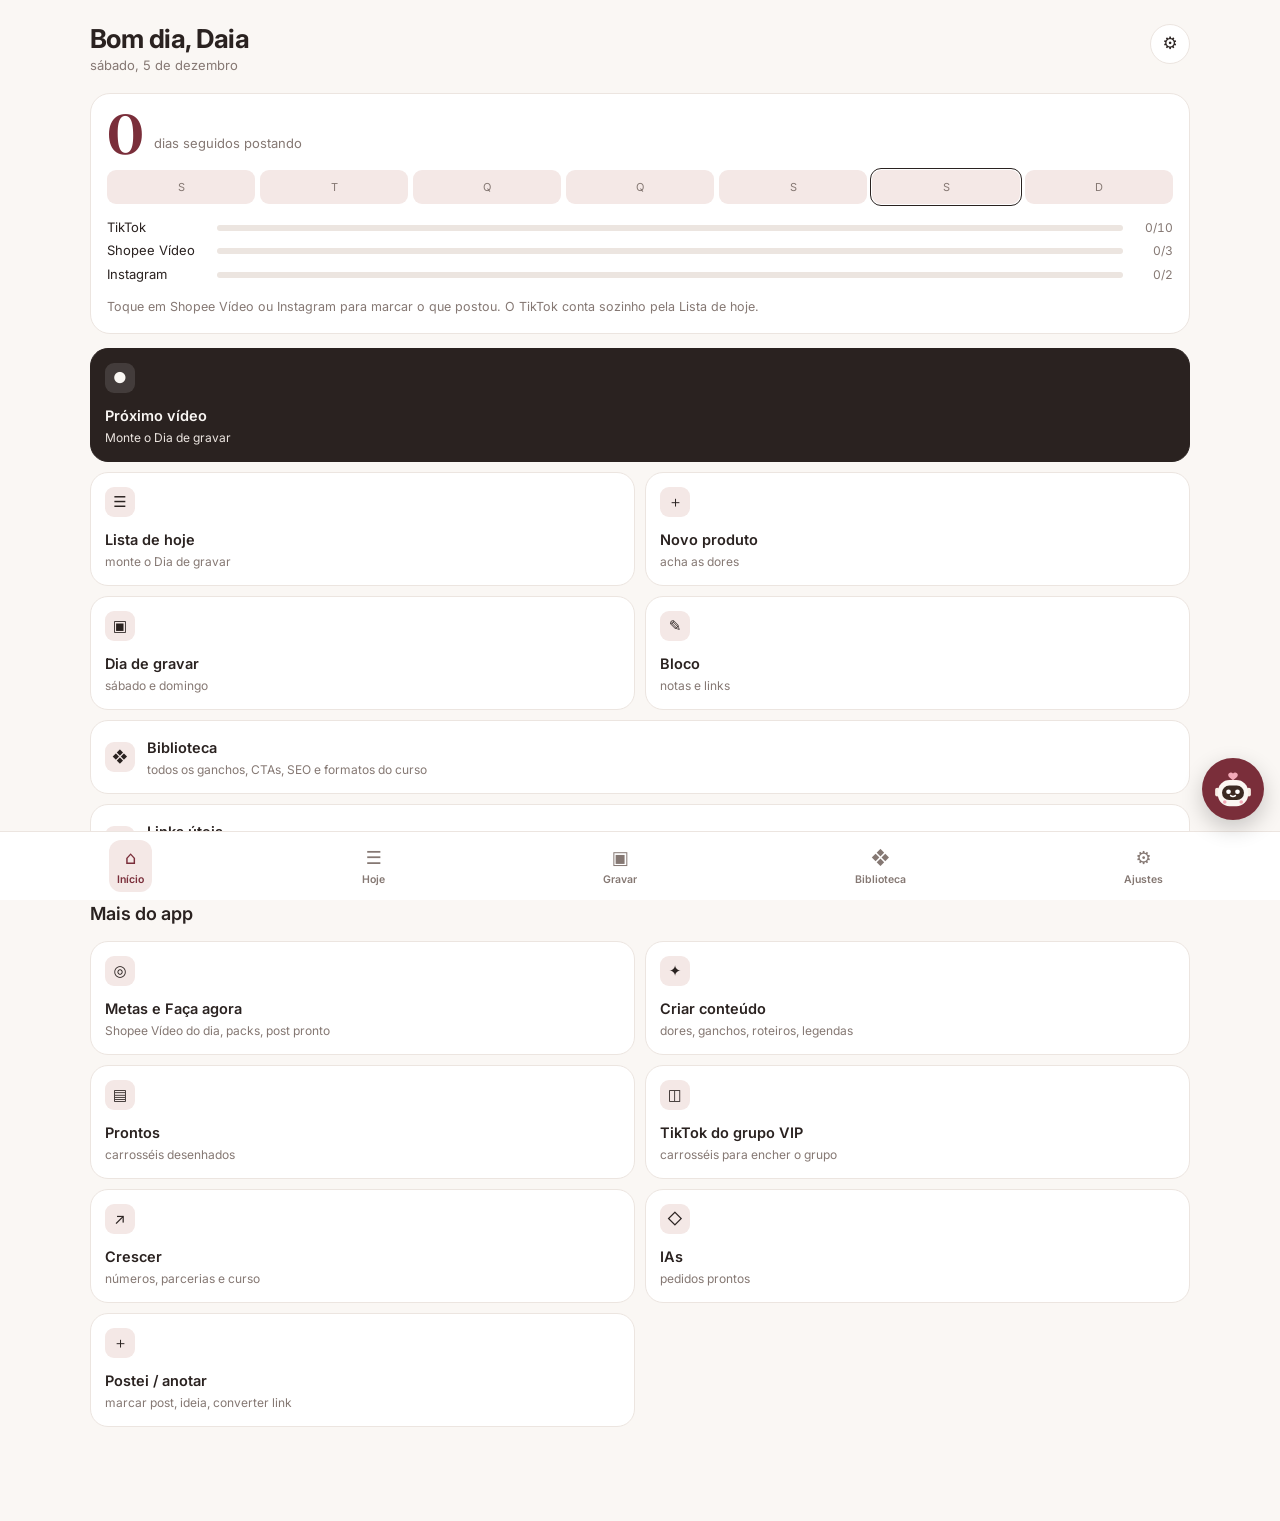
<file: index.html>
<!doctype html>
<html lang="pt-BR">
<head>
<meta charset="utf-8">
<script src="sync.js"></script>
<meta name="viewport" content="width=device-width,initial-scale=1,viewport-fit=cover">
<title>Daia Studio</title>
<script>/* v54: o app abre no Início novo (novo.html). As telas de antes continuam aqui: novo.html › "Tudo do app" abre index.html?antigo=1&tab=... */
(function(){try{var r=document.documentElement;r.setAttribute("data-novo","");var P=JSON.parse(localStorage.getItem("daia-novo-pers")||"{}");if(P.est)r.setAttribute("data-est",P.est);}catch(e){}})();
(function(){try{var q=new URLSearchParams(location.search);
if(q.has("antigo")){sessionStorage.setItem("daia-antigo","1");var t=q.get("tab");if(t)sessionStorage.setItem("daia-tab",t);if(q.has("mais"))sessionStorage.setItem("daia-mais","1");if(q.has("pag"))sessionStorage.setItem("daia-pag",q.get("pag"));history.replaceState(null,"",location.pathname);return;}
if(q.has("compartilhado")||sessionStorage.getItem("daia-antigo")==="1"||localStorage.getItem("daia-abrir")==="antigo")return;
location.replace("novo.html"+({hoje:"#noite",gravar:"#lote"}[localStorage.getItem("daia-abrir")]||""));}catch(e){}})();</script>
<script src="visual.js"></script>
<meta name="theme-color" content="#FAF7F4">
<meta name="robots" content="noindex,nofollow">
<link rel="manifest" href="manifest.webmanifest">
<link rel="icon" href="icon-192.png">
<link rel="apple-touch-icon" href="icon-192.png">
<link rel="preconnect" href="https://fonts.googleapis.com">
<link rel="preconnect" href="https://fonts.gstatic.com" crossorigin>
<link rel="stylesheet" href="https://fonts.googleapis.com/css2?family=DM+Serif+Display:ital@0;1&family=Nunito+Sans:opsz,wght@6..12,300;6..12,400;6..12,600;6..12,700;6..12,800;6..12,900&display=swap">
<style>
/* Layout: app de uma coluna — cabeçalho do dia, conteúdo rolando, barra de abas fixa embaixo */
:root{
  --bg:#FBF7F2; --surface:#FFFFFF; --ink:#3B2A22; --muted:#7A6457; --line:#E6D7C8;
  --wine:#7A1F2B; --wine-soft:#F4E6E3; --gold:#A87A2C; --gold-soft:#F7EEDC; --pine:#2E5E4C; --pine-soft:#E2EFE9;
  --on-accent:#FFFFFF;
  --display:"DM Serif Display",Georgia,"Times New Roman",serif;
  --body:"Nunito Sans",system-ui,-apple-system,"Segoe UI",Roboto,sans-serif;
  color-scheme:light;
}
@media (prefers-color-scheme: dark){:root:not(.tema-claro){
  --bg:#1E1613; --surface:#2A201C; --ink:#F3E9DF; --muted:#C2AD9C; --line:#3E302A;
  --wine:#D9667A; --wine-soft:#3A2023; --gold:#D9AE5F; --gold-soft:#36291A; --pine:#7CC3A5; --pine-soft:#1B2E27;
  --on-accent:#181114; color-scheme:dark}}
:root.tema-escuro{
  --bg:#1E1613; --surface:#2A201C; --ink:#F3E9DF; --muted:#C2AD9C; --line:#3E302A;
  --wine:#D9667A; --wine-soft:#3A2023; --gold:#D9AE5F; --gold-soft:#36291A; --pine:#7CC3A5; --pine-soft:#1B2E27;
  --on-accent:#181114; color-scheme:dark}
*{box-sizing:border-box;-webkit-tap-highlight-color:transparent}
html,body{margin:0;background:var(--bg)}
body{color:var(--ink);font-family:var(--body);font-size:16px;line-height:1.45;
  padding-top:env(safe-area-inset-top,0px);
  padding-left:max(16px,env(safe-area-inset-left,0px));padding-right:max(16px,env(safe-area-inset-right,0px));
  padding-bottom:calc(84px + env(safe-area-inset-bottom,0px));
  overscroll-behavior-y:contain;user-select:none;-webkit-user-select:none}
input,textarea,pre,.sel{user-select:text;-webkit-user-select:text}
img{max-width:100%}
[hidden]{display:none!important}
.wrap{max-width:560px;margin:0 auto}
button{font:inherit;color:inherit;cursor:pointer}
button:focus-visible,input:focus-visible,textarea:focus-visible,select:focus-visible{outline:2px solid var(--wine);outline-offset:2px}
header.top{padding-block:18px 8px;display:grid;gap:4px}
.brand{font-size:12px;font-weight:900;letter-spacing:.14em;text-transform:uppercase;color:var(--wine);display:flex;justify-content:space-between;align-items:center}
.topo-bts{display:flex;gap:6px}
.ico{width:38px;height:38px;border-radius:50%;border:1px solid var(--line);background:var(--surface);display:grid;place-items:center;font-size:17px;text-decoration:none;padding:0;letter-spacing:0}
.dayrow{display:flex;align-items:center;justify-content:space-between;gap:8px}
h1{font-family:var(--display);font-weight:400;font-size:30px;line-height:1.1;margin:0;text-wrap:balance}
h1 em{color:var(--wine)}
h2{font-family:var(--display);font-weight:400;font-size:23px;margin:22px 0 8px}
.arrows{display:flex;gap:6px;flex-shrink:0}
.round{width:40px;height:40px;border-radius:50%;border:1px solid var(--line);background:var(--surface);font-size:20px;line-height:1;display:grid;place-items:center}
.round[disabled]{opacity:.35}
.sub{color:var(--muted);font-size:14px;display:flex;flex-wrap:wrap;gap:4px 14px;font-variant-numeric:tabular-nums;margin:0}
.sub b{color:var(--gold)}
.progress{margin-top:10px;display:flex;align-items:center;gap:10px;font-size:14px;font-weight:800}
.bar{flex:1;height:8px;background:var(--line);border-radius:99px;overflow:hidden}
.bar i{display:block;height:100%;width:0;background:var(--pine);border-radius:99px;transition:width .3s}
.list{display:grid;gap:14px;margin-top:14px}
.card{background:var(--surface);border:1px solid var(--line);border-radius:20px;padding:16px;display:grid;gap:10px}
.card.done{opacity:.6}
.card.done .title{text-decoration:line-through;text-decoration-color:var(--muted)}
.meta{display:flex;align-items:center;gap:8px;font-size:13px;font-weight:800}
.tag{padding:3px 10px;border-radius:99px;font-size:12px;letter-spacing:.03em;font-weight:800}
.tag.serie{background:var(--wine-soft);color:var(--wine)}
.tag.casa{background:var(--gold-soft);color:var(--gold)}
.tag.trend{background:var(--pine-soft);color:var(--pine)}
.why{margin-left:auto;color:var(--muted);font-weight:700;font-size:12px}
.title{font-family:var(--display);font-weight:400;font-size:22px;line-height:1.2;margin:0;text-wrap:balance}
.say{background:var(--bg);border-radius:12px;padding:10px 12px;font-size:15px}
.say small{display:block;font-size:11px;font-weight:900;letter-spacing:.1em;text-transform:uppercase;color:var(--muted);margin-bottom:2px}
.how,.cta{font-size:15px;margin:0}
.cta{color:var(--muted);font-size:14px}
.script{margin:0;padding-left:20px;display:grid;gap:6px;font-size:15px}
.script li::marker{color:var(--wine);font-weight:900}
details.tips{font-size:14px;color:var(--muted)}
details.tips summary{cursor:pointer;font-weight:800;color:var(--ink)}
details.tips p{margin:6px 0 0}
.actions{display:flex;flex-wrap:wrap;gap:8px}
.btn{border:1px solid var(--line);background:var(--surface);border-radius:99px;padding:10px 16px;font-size:15px;font-weight:800}
.btn.main{background:var(--pine);border-color:var(--pine);color:var(--on-accent)}
.btn.wine{background:var(--wine);border-color:var(--wine);color:var(--on-accent)}
.btn.full{width:100%;padding:14px}
.card.done .btn.main{background:var(--surface);color:var(--pine)}
.btn[disabled]{opacity:.5}
.alert{margin-top:12px;background:var(--gold-soft);border-radius:16px;padding:12px 14px;font-size:15px;display:grid;gap:8px}
.alert b{color:var(--gold)}
.note{font-size:13px;color:var(--muted);margin:0}
/* formulários */
.form{background:var(--surface);border:1px solid var(--line);border-radius:20px;padding:16px;display:grid;gap:12px;margin-top:14px}
.field{display:grid;gap:6px}
.field label,.lab{font-size:14px;font-weight:800}
.input,select.input,textarea.input{border:1px solid var(--line);background:var(--bg);color:var(--ink);border-radius:12px;padding:12px;font:inherit;width:100%}
textarea.input{min-height:96px;resize:vertical}
.photo{display:flex;align-items:center;gap:12px;border:2px dashed var(--line);border-radius:14px;padding:12px;cursor:pointer;font-weight:800;color:var(--wine)}
.photo img{width:64px;height:64px;object-fit:cover;border-radius:10px}
.photo input{position:absolute;opacity:0;width:1px;height:1px}
.chips{display:flex;flex-wrap:wrap;gap:6px}
.chip{border:1px solid var(--line);background:var(--bg);border-radius:99px;padding:8px 12px;font-size:14px;font-weight:800;color:var(--muted)}
.chip[aria-pressed="true"]{background:var(--wine-soft);border-color:var(--wine);color:var(--wine)}
/* produtos */
.filters{display:flex;gap:6px;overflow-x:auto;padding-bottom:4px;margin-top:14px}
.filters .chip{flex-shrink:0}
.prod{background:var(--surface);border:1px solid var(--line);border-radius:18px;padding:12px;display:grid;grid-template-columns:72px 1fr;gap:12px}
.prod .ph{width:72px;height:72px;border-radius:12px;background:var(--wine-soft);object-fit:cover;display:grid;place-items:center;font-family:var(--display);font-size:26px;color:var(--wine)}
.prod .info{min-width:0;display:grid;gap:4px}
.prod .n{font-weight:800;line-height:1.25}
.prod .sm{font-size:13px;color:var(--muted)}
.prod .actions{grid-column:1/-1}
.st{border:none;border-radius:99px;padding:4px 10px;font-size:12px;font-weight:900;justify-self:start}
.st.tenho{background:var(--pine-soft);color:var(--pine)}
.st.caminho{background:var(--gold-soft);color:var(--gold)}
.st.chegou{background:var(--wine-soft);color:var(--wine)}
.confirm{grid-column:1/-1;display:flex;gap:8px;align-items:center;font-size:14px;font-weight:700}
.empty{text-align:center;color:var(--muted);padding:28px 12px;border:1px dashed var(--line);border-radius:18px;margin-top:14px}
/* editor */
.step{background:var(--surface);border:1px solid var(--line);border-radius:20px;padding:16px;display:grid;gap:12px;margin-top:14px}
.step h3{margin:0;font-size:13px;font-weight:900;letter-spacing:.1em;text-transform:uppercase;color:var(--muted)}
.step.off{opacity:.45;pointer-events:none}
.pick{display:grid;place-items:center;gap:4px;border:2px dashed var(--line);border-radius:14px;padding:22px;text-align:center;font-weight:800;color:var(--wine);cursor:pointer}
.pick small{color:var(--muted);font-weight:600}
.pick input{position:absolute;opacity:0;width:1px;height:1px}
.seg3{display:grid;grid-template-columns:repeat(3,1fr);gap:6px}
.seg3 .chip{padding:10px 4px}
.check{display:flex;gap:10px;align-items:center;font-size:15px;font-weight:700}
.check input{width:22px;height:22px;accent-color:var(--wine)}
.leg-box{display:grid;gap:10px}
.leg-lista{display:grid;gap:6px;max-height:320px;overflow-y:auto;padding-right:4px}
.leg-lista label{display:flex;gap:8px;align-items:center}
.leg-lista small{color:var(--muted);font-size:12px;min-width:34px}
.leg-lista input{flex:1;min-width:0;padding:8px 10px}
.stats{display:flex;flex-wrap:wrap;gap:8px 18px;font-size:15px;font-variant-numeric:tabular-nums}
.stats b{font-size:20px;color:var(--pine)}
.timeline{position:relative;height:22px;border-radius:8px;background:var(--wine-soft);overflow:hidden}
.timeline i{position:absolute;top:0;bottom:0;background:var(--pine);border-radius:3px}
.status{font-size:15px;font-weight:800;margin:0}
.status.err{color:var(--wine)}
video{width:100%;max-height:65vh;border-radius:14px;background:#000}
canvas{display:none}
.after{background:var(--gold-soft);border-radius:14px;padding:12px 14px;font-size:15px}
.after ol{margin:6px 0 0;padding-left:20px;display:grid;gap:4px}
.day{background:var(--surface);border:1px solid var(--line);border-radius:16px;padding:12px 14px;display:grid;gap:8px}
.day h4{margin:0;font-size:14px;font-weight:900;text-transform:capitalize}
.row{display:flex;gap:10px;align-items:flex-start;font-size:15px}
.row input{width:20px;height:20px;margin-top:1px;accent-color:var(--pine);flex-shrink:0}
.dot{width:8px;height:8px;border-radius:50%;margin-top:8px;flex-shrink:0}
.dot.serie{background:var(--wine)}.dot.casa{background:var(--gold)}.dot.trend{background:var(--pine)}
/* barra de abas */
nav.tabs{position:fixed;left:0;right:0;bottom:0;z-index:5;background:var(--surface);border-top:1px solid var(--line);
  padding:6px max(10px,env(safe-area-inset-right,0px)) calc(6px + env(safe-area-inset-bottom,0px)) max(10px,env(safe-area-inset-left,0px));
  display:flex;justify-content:center;gap:4px}
nav.tabs button{flex:1;max-width:120px;min-width:0;border:none;background:none;border-radius:14px;padding:6px 2px;font-weight:800;font-size:11px;color:var(--muted);display:grid;justify-items:center;gap:2px}
nav.tabs svg{width:24px;height:24px;stroke:currentColor;fill:none;stroke-width:2;stroke-linecap:round;stroke-linejoin:round}
nav.tabs button[aria-selected="true"]{color:var(--wine);background:var(--wine-soft)}
.toast{position:fixed;left:50%;transform:translateX(-50%);bottom:calc(90px + env(safe-area-inset-bottom,0px));background:var(--ink);color:var(--bg);padding:12px 16px;border-radius:14px;font-size:14px;font-weight:700;max-width:min(92vw,420px);z-index:9;text-align:center}
.pr-cover{width:96px;aspect-ratio:4/5;border-radius:10px;object-fit:cover;background:var(--wine-soft)}
.pr-head{display:grid;grid-template-columns:96px 1fr;gap:12px;align-items:start}
.pr-head .info{min-width:0;display:grid;gap:4px}
.slides{display:flex;gap:8px;overflow-x:auto;padding-bottom:4px}
.slides img{width:120px;flex-shrink:0;border-radius:10px;border:1px solid var(--line)}
.slides .sl-item{display:grid;gap:6px;justify-items:center;flex-shrink:0}
.slides.com-baixar img{width:140px}
.slides.com-baixar{flex-wrap:wrap;overflow-x:visible}
.slides .sl-bts{display:flex;gap:6px}
.slides .sl-off img{opacity:.35}
.slides .sl-off small{font-size:12px;color:var(--muted)}
.sl-editor{flex-basis:100%;display:grid;gap:10px;margin-top:8px;padding:12px;border:2px solid var(--wine);border-radius:16px;background:var(--wine-soft)}
.sl-editor .input{background:var(--surface)}
.ia-apps{display:grid;grid-template-columns:1fr 1fr;gap:10px}
.ia-app{display:grid;gap:2px;padding:14px;border:1px solid var(--line);border-radius:16px;background:var(--bg);color:var(--ink);text-decoration:none}
.ia-app b{font-size:17px;color:var(--wine)}
.ia-app small{font-size:13px;color:var(--muted)}
.leg{background:var(--bg);border-radius:12px;padding:10px 12px;font-size:14px;white-space:pre-wrap}
.splash{position:fixed;inset:0;background:var(--wine);color:var(--on-accent);display:grid;place-items:center;z-index:20;transition:opacity .4s}
.splash div{font-family:var(--display);font-size:40px}
.splash.hide{opacity:0;pointer-events:none}
@media (prefers-reduced-motion:reduce){*{transition:none!important}}
/* Dalinha: botão do microfone (canto de baixo) e painel do assistente */
.voz-fab{position:fixed;right:max(16px,env(safe-area-inset-right,0px));bottom:calc(92px + env(safe-area-inset-bottom,0px));z-index:40;width:58px;height:58px;border-radius:50%;border:0;background:var(--wine);color:#fff;display:grid;place-items:center;box-shadow:0 8px 22px rgba(122,31,43,.35)}
.voz-fab svg,.voz-mic svg{width:26px;height:26px;fill:none;stroke:currentColor;stroke-width:2;stroke-linecap:round}
.voz-fab.on{display:none}
.voz-box{position:fixed;left:0;right:0;bottom:calc(76px + env(safe-area-inset-bottom,0px));z-index:39;max-width:560px;margin:0 auto;background:var(--surface);border:1px solid var(--line);border-radius:22px 22px 0 0;box-shadow:0 -10px 30px rgba(0,0,0,.18);padding:14px max(16px,env(safe-area-inset-right,0px)) 14px max(16px,env(safe-area-inset-left,0px));display:grid;gap:10px;max-height:72vh}
.voz-top{display:flex;justify-content:space-between;align-items:center}
.voz-top b{font-family:var(--display);font-size:22px;color:var(--wine);font-weight:400}
.voz-top span{font-family:var(--body);font-size:13px;color:var(--muted)}
.voz-x{border:0;background:none;font-size:28px;line-height:1;color:var(--muted);padding:0 4px}
.voz-chat{overflow-y:auto;display:grid;gap:8px;max-height:38vh;padding-right:2px}
.voz-msg{padding:10px 12px;border-radius:16px;font-size:15px;max-width:88%;user-select:text;-webkit-user-select:text}
.voz-msg ol{margin:6px 0 0;padding-left:18px}
.voz-msg.ela{background:var(--wine-soft);border-bottom-left-radius:6px}
.voz-msg.eu{background:var(--gold-soft);justify-self:end;border-bottom-right-radius:6px}
.voz-msg .actions{margin-top:8px}
.voz-chips{display:flex;gap:6px;overflow-x:auto;padding-bottom:2px}
.voz-chips .chip{white-space:nowrap}
.voz-form{display:flex;gap:8px;align-items:center}
.voz-form .input{flex:1;min-width:0;min-height:0;height:48px;resize:none}
.voz-mic{flex:0 0 48px;height:48px;border-radius:50%;border:1px solid var(--line);background:var(--surface);color:var(--wine);display:grid;place-items:center}
.voz-mic.on{background:var(--wine);color:#fff;animation:vozpulse 1.2s infinite}
@keyframes vozpulse{0%{box-shadow:0 0 0 0 rgba(122,31,43,.45)}100%{box-shadow:0 0 0 14px rgba(122,31,43,0)}}
@media (prefers-reduced-motion:reduce){.voz-mic.on{animation:none}}
.voz-cfg{display:flex;flex-wrap:wrap;gap:8px;align-items:center;font-size:14px;color:var(--muted)}
.voz-cfg select{max-width:100%;padding:8px;border-radius:10px;border:1px solid var(--line);background:var(--surface);color:var(--ink);font:inherit;font-size:13px}
.voz-dica{margin:0;font-size:13px;color:var(--muted)}
.voz-dica:empty{display:none}
.card.recado{background:var(--wine);border-color:var(--wine);color:var(--on-accent)}
.card.recado p{margin:0;font-size:17px;font-weight:700}
.semana{display:grid;grid-template-columns:repeat(5,1fr);gap:8px;text-align:center}
.semana b{display:block;font-family:var(--display);font-size:28px;color:var(--wine);font-weight:400;line-height:1.1}
.semana small{font-size:12px;color:var(--muted);line-height:1.2;display:block}
.card.pendente{border-color:var(--gold);background:var(--gold-soft)}
.card.pendente p{margin:0;font-weight:800}
.card.pendente ul{margin:6px 0 0;padding-left:18px}
.voz-modos{display:flex;gap:6px}
.voz-modos button[aria-pressed="true"]{background:var(--wine);border-color:var(--wine);color:#fff}
.voz-ditado{display:grid;gap:8px}
.voz-ditado textarea{min-height:140px}
.voz-ditado .grande{justify-self:center;width:72px;height:72px;flex:none}
.voz-ditado .grande svg{width:34px;height:34px}
/* v13: Dalinha robozinho, temas, modo clean */
.voz-fab .robo{width:44px;height:44px}
.voz-fab{width:62px;height:62px}
.voz-nome{display:flex;align-items:center;gap:8px}
.voz-nome .robo{width:36px;height:36px;background:var(--wine);border-radius:50%;padding:3px}
.robo .olhos{transform-box:fill-box;transform-origin:center;animation:piscar 5s infinite}
@keyframes piscar{0%,92%,100%{transform:scaleY(1)}95%{transform:scaleY(.1)}}
@media (prefers-reduced-motion:reduce){.robo .olhos{animation:none}}
.passo{display:grid;gap:4px;padding:10px 0;border-top:1px solid var(--line)}
.passo b{font-size:15px}
.passo .det{font-size:14px;color:var(--muted)}
.galeria{display:flex;gap:8px;overflow-x:auto;padding:4px 0;scroll-snap-type:x mandatory}
.galeria button{flex:0 0 31%;aspect-ratio:1;border:1px solid var(--line);border-radius:12px;padding:0;overflow:hidden;background:#fff;scroll-snap-align:start;cursor:pointer}
.galeria img,.cores-mini img{width:100%;height:100%;object-fit:cover;display:block}
.cores-mini{display:grid;grid-template-columns:repeat(auto-fill,minmax(64px,1fr));gap:8px}
.cores-mini span{display:grid;gap:2px;text-align:center;min-width:0}
.cores-mini img{height:auto;aspect-ratio:1;border-radius:10px;background:#fff;border:1px solid var(--line)}
.cores-mini small{font-size:11px;color:var(--muted);overflow:hidden;text-overflow:ellipsis;white-space:nowrap}
.opcao{display:flex;gap:10px;align-items:flex-start;border-top:1px solid var(--line);padding-top:10px;margin-top:10px}
.opcao img{width:64px;height:64px;object-fit:cover;border-radius:10px;background:#fff;flex:none}
.opcao>div{min-width:0;display:grid;gap:2px}
.opcao small{color:var(--muted)}
.link-btn{background:none;border:0;padding:0;color:var(--wine);font:inherit;font-weight:700;text-decoration:underline;cursor:pointer}
.secao{background:var(--surface);border:1px solid var(--line);border-radius:18px;overflow:hidden}
.secao>summary{list-style:none;display:flex;align-items:center;gap:12px;padding:14px 16px;cursor:pointer;min-height:56px;-webkit-tap-highlight-color:transparent}
.secao>summary::-webkit-details-marker{display:none}
.sec-emoji{font-size:24px;width:44px;height:44px;border-radius:14px;background:var(--wine-soft);display:grid;place-items:center;flex:none}
.sec-txt{display:grid;gap:2px;min-width:0;flex:1}
.sec-txt b{font-size:17px}
.sec-txt small{font-size:13px;color:var(--muted)}
.sec-conta{font-size:13px;font-weight:800;color:var(--wine);background:var(--wine-soft);padding:4px 10px;border-radius:999px;white-space:nowrap}
.secao.ok .sec-conta{color:#2f7a45;background:color-mix(in srgb,#2f7a45 14%,var(--surface))}
.sec-seta{width:10px;height:10px;border-right:2.5px solid var(--muted);border-bottom:2.5px solid var(--muted);transform:rotate(45deg);transition:transform .2s;flex:none;margin:0 4px 4px}
.secao[open] .sec-seta{transform:rotate(-135deg);margin:4px 4px 0}
.secao[open]>summary{border-bottom:1px solid var(--line)}
.sec-corpo{display:grid;gap:12px;padding:12px}
.sec-corpo .card{box-shadow:none}
.how.nota{margin:0;padding:0 4px}
.rs-prod{display:grid;gap:6px;margin-top:10px;padding-top:10px;border-top:1px dashed var(--line)}.rs-prod:first-of-type{border-top:none}.rs-link small{color:var(--muted);font-weight:600}
.rs-linha{display:flex;gap:8px}.rs-linha .input{flex:1;min-width:0}.rs-link .btn.mini{margin-top:8px}
.rs-grupo{margin-top:12px}.rs-nome{display:block;font-size:17px;margin-bottom:4px}.rs-txt{white-space:pre-line;user-select:text;-webkit-user-select:text;overflow-wrap:anywhere}
.rs-frase .btn.full{width:100%;min-height:48px;font-size:16px}
.resp-grupo{margin:14px 0 4px;font-size:13px;font-weight:800;color:var(--muted);letter-spacing:.02em}
.resp-prev{display:grid;gap:10px;margin-top:14px;padding:12px;border:2px solid var(--wine);border-radius:16px;background:var(--wine-soft)}
.resp-prev textarea{min-height:190px;background:var(--surface)}
.extra-item{display:flex;gap:10px;align-items:flex-start;border-top:1px solid var(--line);padding-top:10px;margin-top:10px}
.extra-item>div{flex:1;min-width:0}
.extra-item p{margin:4px 0;overflow-wrap:anywhere}
.extra-item small{color:var(--muted)}
.extra-item a{font-size:14px;font-weight:800;color:var(--wine)}
.extra-claude{background:var(--wine-soft);border-radius:12px;padding:8px 10px}
.btn.mini{padding:6px 10px;font-size:13px}
.meta-dia{display:grid;gap:8px;border:2px solid var(--wine)}
.meta-dia.ok{border-color:var(--pine)}
.meta-dia p{margin:0}
.meta-topo{display:flex;justify-content:space-between;align-items:center;font-size:17px}
.meta-topo span{font-family:var(--display);font-size:26px;color:var(--wine)}
.meta-dia.ok .meta-topo span{color:var(--pine)}
.meta-barra{height:10px;border-radius:99px;background:var(--wine-soft);overflow:hidden}
.meta-barra i{display:block;height:100%;background:var(--wine);border-radius:99px}
.meta-dia.ok .meta-barra i{background:var(--pine)}
.meta-falta{font-size:14px;color:var(--muted)}
.meta-linhas{display:grid;gap:6px}
.meta-linha{display:flex;justify-content:space-between;align-items:center;gap:8px;font-weight:800;font-size:15px}
.meta-linha>span:first-child{flex:1 1 auto;min-width:0}
.meta-linha.ok>span:first-child{color:var(--pine)}
.bolinhas{display:flex;flex-wrap:wrap;justify-content:flex-end;gap:6px;max-width:190px;flex:0 0 auto}
.bol{width:32px;height:32px;border-radius:50%;border:2px solid var(--line);background:var(--surface);color:var(--on-accent);font-weight:900;font-size:15px;padding:0;display:grid;place-items:center}
.bol.on{background:var(--pine);border-color:var(--pine)}
.seg-alvo{display:grid;gap:6px}
.seg-lista{display:grid;gap:6px}
.seg-lista>div{display:flex;flex-wrap:wrap;gap:4px 10px;align-items:baseline;border-top:1px solid var(--line);padding-top:8px}
.seg-lista span{flex:1;min-width:0;color:var(--muted);font-size:14px}
.seg-lista b{font-family:var(--display);font-weight:400;font-size:22px}
.seg-lista small{font-size:13px;font-weight:800;color:var(--muted)}
.seg-lista small.sobe{color:var(--pine)}
.seg-lista small.desce{color:var(--wine)}
.chips.modo .chip{flex:1;font-size:16px;padding:12px}
.cr-res{gap:14px;margin-top:14px}
.cr-bloco{display:grid;gap:6px}
.cr-tit{display:flex;justify-content:space-between;align-items:center;gap:8px}
.cr-item{all:unset;cursor:pointer;display:block;overflow-wrap:anywhere}
.cr-item:active{color:var(--wine)}
.cr-rot{display:grid;gap:6px;border-top:1px solid var(--line);padding-top:10px}
.cr-hist{display:grid;gap:2px;text-align:left;background:var(--surface);border:1px solid var(--line);border-radius:16px;padding:12px 14px;font:inherit;color:inherit}
.cr-hist.on{border-color:var(--wine)}
.cr-hist small{color:var(--muted)}
#cStatus .card{margin-top:14px}
.parc-topo{display:flex;justify-content:space-between;align-items:center;gap:8px}
.parc-handle{font-family:var(--display);font-size:22px;color:var(--wine);text-decoration:none;overflow-wrap:anywhere;min-width:0}
.parc .chips .chip{font-size:13px;padding:6px 10px}
#parcBox h2 small,#cursoBox h2 small{font-family:var(--body);font-size:14px}
#parcBox .card,#cursoBox>.card{margin-top:12px}
#cursoBox details.secao{margin-top:10px}
.aj-bt{display:flex;align-items:center;gap:14px;width:100%;text-align:left;background:var(--surface);border:1px solid var(--line);border-radius:18px;padding:14px 16px;min-height:60px;color:inherit;text-decoration:none;font:inherit;cursor:pointer}
.aj-bt span{font-size:24px}.aj-bt b{display:block}.aj-bt small{color:var(--muted);font-size:13px}
.ins-m{display:inline-block;font-weight:800;color:var(--wine);margin-top:4px}
.ins-st{font-size:13px;color:var(--muted);margin:0 2px 8px}
.ref-item{display:grid;gap:4px;padding:12px 0;border-top:1px solid var(--line)}.ref-item:first-of-type{border-top:0}
.aula .say{white-space:pre-line}
.extra-plano .extra-claude{margin:0}
.ferramentas{display:block}
.ferramentas>summary{font-weight:800;font-size:16px;cursor:pointer;list-style:none}
.ferramentas>summary small{display:block;font-weight:600;color:var(--muted);font-size:13px}
.ferramentas .card{border:0;padding:12px 0 0;border-top:1px solid var(--line);border-radius:0;margin-top:12px}
.cr-fotos{display:flex;flex-wrap:wrap;gap:10px;margin:4px 0 10px}
.cr-foto{position:relative;width:88px;height:88px}.cr-foto img{width:100%;height:100%;object-fit:cover;border-radius:12px;background:#fff}
.cr-foto .btn{position:absolute;top:-6px;right:-6px;min-height:0;padding:2px 8px}
.cr-add{flex:1;min-width:150px;min-height:88px}.cr-add span{display:grid;gap:2px}.cr-add small{color:var(--muted);font-size:12px;font-weight:600}
details.cr-bloco>summary{list-style:none;cursor:pointer}details.cr-bloco>summary::-webkit-details-marker{display:none}
.cr-leg{border-top:1px solid var(--line);padding-top:8px}
.cr-link-grupo{display:grid;gap:8px;margin-top:6px}
.cr-link{display:flex;gap:10px;align-items:flex-start;border:1px solid var(--line);border-radius:14px;padding:8px}.cr-link.top{border-color:var(--wine)}
.cr-link img{width:56px;height:56px;object-fit:cover;border-radius:10px;background:#fff;flex:none}.cr-link>div{min-width:0;display:grid;gap:2px}.cr-link small{color:var(--muted);font-size:12px}
.cr-link .actions{margin-top:4px}
.bl-pastas{margin-bottom:10px}.bl-lista{margin-top:12px}
.bl-nota.fix{border-color:var(--gold, #C9A46A)}.bl-txt{overflow-wrap:anywhere}
.bl-ed{margin-top:12px;border-color:var(--wine)}
.ck{display:flex;gap:10px;align-items:flex-start;padding:6px 0;cursor:pointer}.ck input{width:20px;height:20px;accent-color:var(--wine);flex:none;margin-top:2px}
.barra{height:10px;border-radius:99px;background:var(--line);overflow:hidden}.barra span{display:block;height:100%;background:var(--wine);border-radius:99px}
.mina{display:grid;grid-template-columns:repeat(auto-fit,minmax(120px,1fr));gap:8px}.mina label{display:grid;gap:4px;font-size:13px;font-weight:700;color:var(--muted)}
.tts-prod{display:grid;gap:6px;border-top:1px solid var(--line);padding:10px 0}.tts-prod small{color:var(--muted)}
.bolas{display:flex;gap:6px;flex-wrap:wrap;margin-top:6px}.bola{width:22px;height:22px;border-radius:50%;border:2px solid var(--wine);background:transparent;padding:0}.bola.on{background:var(--wine)}
.semana{display:grid;grid-template-columns:repeat(7,1fr);gap:4px;margin:10px 0}.semana div{display:grid;gap:2px;text-align:center;border:1px solid var(--line);border-radius:10px;padding:6px 2px;font-size:11px}.semana b{font-size:13px}
.niveis{display:grid;gap:8px;margin-bottom:8px}.niveis div{display:grid;gap:2px;border:1px solid var(--line);border-radius:12px;padding:10px}.niveis small{color:var(--muted)}
#pagBox details.secao{margin-top:10px}.of-foto{width:100%;max-height:240px;object-fit:contain;border-radius:12px;background:#fff}
.parc-ed{display:grid;gap:8px;border-top:1px solid var(--line);padding-top:10px}
.valores{display:grid;gap:8px}.valores div{border:1px solid var(--line);border-radius:12px;padding:10px;display:grid;gap:2px}.valores small{color:var(--muted)}
.nav-mais{flex:0 0 auto!important;max-width:none!important;background:none!important;padding:0 6px!important}
.nav-mais span{width:50px;height:50px;border-radius:50%;background:var(--wine);color:#fff;font-size:30px;line-height:50px;text-align:center;display:block;margin-top:-22px;box-shadow:0 6px 14px rgba(122,31,43,.35)}
.nav-mais[aria-expanded="true"] span{transform:rotate(45deg)}
.mais-veu{position:fixed;inset:0;background:rgba(59,42,34,.35);z-index:6}
.mais-menu{position:fixed;left:max(12px,env(safe-area-inset-left,0px));right:max(12px,env(safe-area-inset-right,0px));bottom:calc(84px + env(safe-area-inset-bottom,0px));z-index:7;background:var(--surface);border-radius:20px;box-shadow:0 10px 30px rgba(0,0,0,.22);padding:6px;display:grid;max-width:480px;margin:0 auto}
.mais-menu button{display:flex;gap:12px;align-items:center;text-align:left;background:none;border:0;border-bottom:1px solid var(--line);padding:12px 10px;font:inherit;color:inherit;font-size:20px;cursor:pointer}
.mais-menu button:last-child{border-bottom:0}.mais-menu b{display:block;font-size:16px}.mais-menu small{display:block;font-size:12px;color:var(--muted)}
.subtabs{display:flex;gap:8px;margin:0 0 12px;overflow-x:auto}.subtabs button{flex:1;white-space:nowrap;border:1px solid var(--line);background:var(--surface);color:inherit;border-radius:99px;padding:9px 14px;font:inherit;font-weight:800;font-size:14px}
.subtabs button[aria-pressed="true"]{background:var(--wine);color:#fff;border-color:var(--wine)}
.card.faca{background:var(--wine);color:#fff;border-color:var(--wine)}.card.faca .tag{background:rgba(255,255,255,.18);color:#fff}.card.faca .why{color:#f3d9dc}
.card.faca .title{color:#fff}.card.faca .btn{background:#fff;color:var(--wine);border-color:#fff}.card.faca .btn.lite{background:transparent;color:#fff;border-color:rgba(255,255,255,.6)}
.card.ferr{border-color:var(--wine)}.card.ferr>.card{border:0;padding:0;margin:0}
.mic-wrap{position:relative;display:block;width:100%}
.mic-wrap>input,.mic-wrap>textarea{width:100%;padding-right:48px!important;box-sizing:border-box}
.mic-bt{position:absolute;right:6px;top:50%;transform:translateY(-50%);width:36px;height:36px;border-radius:50%;border:1px solid var(--line);background:var(--surface);font-size:17px;line-height:1;display:grid;place-items:center;padding:0;cursor:pointer;z-index:1}
.mic-wrap.area .mic-bt{top:auto;bottom:8px;transform:none}
.mic-bt.on{background:var(--wine);border-color:var(--wine);animation:micpulso 1.2s infinite}
@keyframes micpulso{0%{box-shadow:0 0 0 0 rgba(122,31,43,.5)}100%{box-shadow:0 0 0 12px rgba(122,31,43,0)}}
.dica-gal{display:block!important;line-height:1.5;background:var(--wine-soft,#f6e8ea);border-color:var(--wine);font-size:14px;margin:6px 0 10px}.dica-gal small{color:var(--muted)}
html,body{max-width:100%;overflow-x:clip}
body.clean .det{display:none}
body.clean .card.aberto .det{display:revert}
body.clean .card .title{cursor:pointer}
body.clean .card:not(.aberto) .title::after{content:" ›";color:var(--muted);font-family:var(--body);font-size:.8em}
body.letra-grande{font-size:18px}
body.letra-grande .btn{font-size:16px}
.tema-sec{display:grid;gap:8px}
.tema-sec>small{font-weight:800;color:var(--muted);font-size:13px;text-transform:uppercase;letter-spacing:.08em}
.tema-cores{display:flex;flex-wrap:wrap;gap:10px}
.tema-cor{width:42px;height:42px;border-radius:50%;border:3px solid var(--surface);background:var(--c);box-shadow:0 0 0 1px var(--line);padding:0;position:relative;display:grid;place-items:center;color:#fff;font-weight:900;font-size:20px;cursor:pointer}
.tema-cor[aria-pressed="true"]{box-shadow:0 0 0 3px var(--ink)}
.tema-cor input{position:absolute;inset:0;opacity:0;cursor:pointer}
.tema-clean{display:flex;gap:10px;align-items:flex-start;font-size:15px}
.tema-clean input{width:22px;height:22px;margin-top:2px}
</style>
<link rel="stylesheet" href="desktop.css">
<link rel="stylesheet" href="https://fonts.googleapis.com/css2?family=Inter:wght@400;500;600;700&family=Fraunces:opsz,wght@9..144,400;9..144,500;9..144,600&family=Quicksand:wght@500;600;700&family=Nunito:wght@400;600;700&family=Caveat:wght@600&family=DM+Sans:wght@400;500;700&display=swap">
<link rel="stylesheet" href="estilo-novo.css">
</head>
<body>
<div class="splash" id="splash"><div>Daia <em>Studio</em></div></div>
<div class="wrap">

<!-- HOJE -->
<section id="tab-hoje">
  <header class="top">
    <div class="brand"><span>Daia Studio</span><span class="topo-bts"><button type="button" class="ico" onclick="location.href='novo.html'" aria-label="Início novo">🏠</button><button type="button" class="ico" data-tabir="ajustes" aria-label="Ajustes">⚙️</button></span></div>
    <div class="dayrow">
      <h1 id="dayTitle">Hoje</h1>
      <div class="arrows"><button class="round" id="prev" aria-label="Dia anterior">‹</button><button class="round" id="next" aria-label="Próximo dia">›</button></div>
    </div>
    <p class="sub" id="daySub"></p>
    <div class="progress"><div class="bar"><i id="barFill"></i></div><span id="progText">0 de 3</span></div>
  </header>
  <div id="arrived"></div>
  <div class="list" id="cards"></div>
</section>

<!-- CRIAR -->
<section id="tab-criar" hidden>
  <header class="top">
    <div class="brand"><span>Daia Studio</span><span class="topo-bts"><button type="button" class="ico" data-tabir="ajustes" aria-label="Ajustes">⚙️</button></span></div>
    <h1>Criar <em>conteúdo</em></h1>
    <p class="sub">Escolha onde vai postar e o formato. O app devolve dores, ganchos de 3 s, 3 conteúdos, legendas e os melhores links.</p>
  </header>
  <div id="criarBox"></div>
</section>

<!-- PARCERIAS -->
<section id="tab-parcerias" hidden>
  <header class="top">
    <div class="brand"><span>Daia Studio</span><span class="topo-bts"><button type="button" class="ico" data-tabir="ajustes" aria-label="Ajustes">⚙️</button></span></div>
    <h1>Parcerias <em>do grupo</em></h1>
    <p class="sub">Influenciadoras pequenas para divulgar o seu grupo VIP. Cada uma ganha um link só dela.</p>
  </header>
  <div id="parcBox"></div>
</section>

<!-- CURSO -->
<section id="tab-curso" hidden>
  <header class="top">
    <div class="brand"><span>Daia Studio</span><span class="topo-bts"><button type="button" class="ico" data-tabir="ajustes" aria-label="Ajustes">⚙️</button></span></div>
    <h1>Meu <em>curso</em></h1>
    <p class="sub">Mentoria Afiliada com Propósito, aula por aula: o que ela ensina, o que você precisa fazer e o que o app já faz por você.</p>
  </header>
  <div id="cursoBox"></div>
</section>

<!-- PRONTOS -->
<section id="tab-prontos" hidden>
  <header class="top">
    <div class="brand"><span>Daia Studio</span><span class="topo-bts"><button type="button" class="ico" data-tabir="ajustes" aria-label="Ajustes">⚙️</button></span></div>
    <h1>Posts <em>prontos</em></h1>
    <p class="sub">Para os dias sem gravar. Escolha, gere as imagens e poste no Instagram ou no TikTok (modo foto).</p>
  </header>
  <div class="form" id="handleBox">
    <div class="field"><label for="handle">Seu @ nas imagens (opcional)</label><input class="input" id="handle" placeholder="@seuperfil" maxlength="30"></div>
  </div>
  <div class="list" id="prontoList"></div>
</section>

<!-- PRODUTOS -->
<section id="tab-produtos" hidden>
  <header class="top">
    <div class="brand"><span>Daia Studio</span><span class="topo-bts"><button type="button" class="ico" data-tabir="ajustes" aria-label="Ajustes">⚙️</button></span></div>
    <h1>Meus <em>produtos</em></h1>
    <p class="sub">Tudo que você tem ou comprou. Cada produto rende 3 vídeos diferentes.</p>
  </header>
  <button class="btn wine full" id="openAdd" style="margin-top:12px">+ Adicionar produto</button>
  <form class="form" id="addForm" hidden>
    <label class="photo" for="pPhoto"><img id="pPrev" alt="" hidden><span id="pPhotoTxt">Tirar ou escolher foto</span><input type="file" id="pPhoto" accept="image/*"></label>
    <div class="field"><label for="pName">Nome do produto</label><input class="input" id="pName" placeholder="Ex.: laço vermelho gigante" required></div>
    <div class="field"><span class="lab">Categoria</span><div class="chips" id="pCat"></div></div>
    <div class="field"><span class="lab">Situação</span><div class="chips" id="pStatus">
      <button type="button" class="chip" data-v="tenho" aria-pressed="true">Já tenho</button>
      <button type="button" class="chip" data-v="caminho" aria-pressed="false">A caminho</button>
      <button type="button" class="chip" data-v="chegou" aria-pressed="false">Chegou hoje</button></div></div>
    <div class="field"><label for="pNote">O que você quer fazer com ele (opcional)</label><input class="input" id="pNote" placeholder="Ex.: montar o laço da ponta da árvore"></div>
    <div class="actions"><button class="btn wine" type="submit">Salvar</button><button class="btn" type="button" id="cancelAdd">Cancelar</button></div>
  </form>
  <div class="filters" id="pFilter"></div>
  <div class="list" id="prodList"></div>
</section>

<!-- IDEIAS -->
<section id="tab-ideias" hidden>
  <header class="top">
    <div class="brand"><span>Daia Studio</span><span class="topo-bts"><button type="button" class="ico" data-tabir="ajustes" aria-label="Ajustes">⚙️</button></span></div>
    <h1>Minhas <em>ideias</em></h1>
    <p class="sub">Escreva a ideia do jeito que vier, com foto se quiser. O Claude transforma em vídeo.</p>
  </header>
  <form class="form" id="ideaForm">
    <div class="field"><label for="iText">Sua ideia</label><textarea class="input" id="iText" placeholder="Ex.: vou montar a base da árvore com a casca de pinus e a espuma" required></textarea></div>
    <label class="photo" for="iPhoto"><img id="iPrev" alt="" hidden><span id="iPhotoTxt">Foto (opcional)</span><input type="file" id="iPhoto" accept="image/*"></label>
    <div class="actions"><button class="btn wine" type="submit">Salvar e criar vídeo</button><button class="btn" type="button" id="iSaveOnly">Só salvar</button></div>
  </form>
  <div class="list" id="ideaList"></div>
  <h2>Gravar no fim de semana</h2>
  <p class="note" id="gravNote"></p>
  <div class="day" id="gravList" style="margin-top:8px"></div>
</section>

<!-- EDITAR -->
<section id="tab-ia" hidden>
  <header class="top">
    <div class="brand"><span>Daia Studio</span><span class="topo-bts"><button type="button" class="ico" data-tabir="ajustes" aria-label="Ajustes">⚙️</button></span></div>
    <h1>Criar com <em>IA</em></h1>
    <p class="sub">Abra a IA que quiser ou use um pedido pronto. Escreva o tema, toque no pedido, confira e envie.</p>
  </header>
  <div id="iaBox"></div>
</section>
<section id="tab-editar" hidden aria-hidden="true" style="display:none"><!-- editor antigo, desligado (v22) -->
  <header class="top">
    <div class="brand"><span>Daia Studio</span><span class="topo-bts"><button type="button" class="ico" data-tabir="ajustes" aria-label="Ajustes">⚙️</button></span></div>
    <h1>Editar <em>vídeo</em></h1>
    <p class="sub">Tira as pausas, coloca o título e a legenda e devolve pronto. O vídeo fica no seu celular (para a legenda, só o som vai para o seu robô do Google).</p>
  </header>
  <section class="step" id="s1">
    <h3>1. Vídeo</h3>
    <label class="pick" for="vFile"><span id="pickText">Toque para escolher o vídeo</span><small id="pickInfo">Da galeria. Até 3 minutos.</small><input type="file" id="vFile" accept="video/*"></label>
  </section>
  <section class="step off" id="s2">
    <h3>2. Do seu jeito</h3>
    <div class="field"><label for="vTitle">Título no alto</label><input class="input" id="vTitle" maxlength="60"><p class="note">Deixe em branco para não ter título.</p></div>
    <div class="field"><span class="lab">Cortar pausas</span><div class="seg3" id="level">
      <button type="button" class="chip" data-v="leve" aria-pressed="false">Só as longas</button>
      <button type="button" class="chip" data-v="normal" aria-pressed="true">Normal</button>
      <button type="button" class="chip" data-v="forte" aria-pressed="false">Ritmo rápido</button></div></div>
    <label class="check" for="vZoom"><input type="checkbox" id="vZoom" checked> Zoom alternado a cada corte</label>
    <label class="check" for="vLeg"><input type="checkbox" id="vLeg" checked> Legenda automática (escreve o que você fala)</label>
    <div id="legBox" class="leg-box" hidden>
      <div class="field"><span class="lab">Cor da legenda</span><div class="seg3" id="legEstilo">
        <button type="button" class="chip" data-v="branca" aria-pressed="true">Branca</button>
        <button type="button" class="chip" data-v="amarela" aria-pressed="false">Amarela</button>
        <button type="button" class="chip" data-v="vinho" aria-pressed="false">Fundo vinho</button></div></div>
      <p class="status" id="legStatus"></p>
      <div id="legLista" class="leg-lista"></div>
    </div>
    <div class="stats" id="vStats"></div>
    <div class="timeline" id="vTimeline" hidden></div>
  </section>
  <section class="step off" id="s3">
    <h3>3. Editar</h3>
    <button class="btn wine full" id="vGo">Editar vídeo</button>
    <div class="bar" hidden id="vBarBox"><i id="vBar"></i></div>
    <p class="status" id="vStatus"></p>
    <p class="note">Leva mais ou menos o tempo do vídeo editado. Deixe a tela ligada e não saia do app.</p>
  </section>
  <section class="step off" id="s4">
    <h3>4. Pronto</h3>
    <video id="vOut" controls playsinline></video>
    <div class="actions"><button class="btn wine" id="vShare">Enviar para o TikTok</button><button class="btn" id="vSave">Salvar no celular</button></div>
    <p class="status" id="vSaveStatus"></p>
    <div class="after"><b>No TikTok:</b><ol><li>Se você não usou a legenda do app, toque em <b>Legendas</b>.</li><li>Escolha a música.</li><li>Poste. Use o mesmo vídeo no Reels.</li></ol></div>
  </section>
  <canvas id="cv"></canvas>
</section>

</div>

<!-- BLOCO DE NOTAS -->
<section id="tab-bloco" hidden>
  <header class="top">
    <div class="brand"><span>Daia Studio</span><span class="topo-bts"><button type="button" class="ico" data-tabir="ajustes" aria-label="Ajustes">⚙️</button></span></div>
    <h1>Bloco <em>de notas</em></h1>
    <p class="sub">Ideias, frases prontas, links úteis e o que você aprendeu no curso. Só coisas do seu trabalho.</p>
  </header>
  <div id="blocoBox"></div>
</section>

<!-- RESPOSTAS (frases prontas para comentário e direct) -->
<section id="tab-respostas" hidden>
  <header class="top">
    <div class="brand"><span>Daia Studio</span><span class="topo-bts"><button type="button" class="ico" data-respvoltar="1" aria-label="Voltar">✕</button></span></div>
    <h1>Respostas <em>prontas</em></h1>
    <p class="sub">Alguém pediu o link? Toque em Copiar e cole no comentário ou no direct.</p>
  </header>
  <div id="respBox"></div>
</section>

<!-- PÁGINAS DOS AJUSTES -->
<section id="tab-pagina" hidden>
  <header class="top">
    <div class="brand"><span>Daia Studio</span><span class="topo-bts"><button type="button" class="ico" data-tabir="ajustes" aria-label="Voltar">✕</button></span></div>
    <h1 id="pagTit"></h1>
    <p class="sub" id="pagSub"></p>
  </header>
  <div id="pagBox"></div>
</section>

<section id="tab-ajustes" hidden>
  <header class="top">
    <div class="brand"><span>Daia Studio</span><span class="topo-bts"><button type="button" class="ico" data-tabir="hoje" aria-label="Voltar">✕</button></span></div>
    <h1>Ajustes</h1>
    <p class="sub">Cores, manual, cronograma e o resto, tudo guardadinho aqui.</p>
  </header>
  <div class="list" id="ajBox"></div>
</section>

<!-- CRESCER: números, parcerias e curso -->
<section id="tab-crescer" hidden>
  <header class="top">
    <div class="brand"><span>Daia Studio</span><span class="topo-bts"><button type="button" class="ico" data-tabir="ajustes" aria-label="Ajustes">⚙️</button></span></div>
    <h1>Crescer</h1>
    <p class="sub">Seus números, parcerias e o curso.</p>
  </header>
  <div id="crescerBox"></div>
</section>

<nav class="tabs" role="tablist">
  <button role="tab" data-tab="hoje" aria-selected="true"><svg viewBox="0 0 24 24"><rect x="3" y="4" width="18" height="17" rx="3"/><path d="M3 9h18M8 2v4M16 2v4"/></svg>Hoje</button>
  <button role="tab" data-tab="criar" aria-selected="false"><svg viewBox="0 0 24 24"><path d="M12 3l1.8 4.7L18.5 9.5l-4.7 1.8L12 16l-1.8-4.7L5.5 9.5l4.7-1.8z"/><path d="M19 15l.8 2.2L22 18l-2.2.8L19 21l-.8-2.2L16 18l2.2-.8z"/></svg>Criar</button>
  <button type="button" class="nav-mais" data-mais="1" aria-label="Mais: postei algo, anotar ideia, converter link"><span>+</span></button>
  <button role="tab" data-tab="crescer" aria-selected="false"><svg viewBox="0 0 24 24"><path d="M3 20h18"/><path d="M5 16l5-5 4 3 6-7"/><path d="M15 7h5v5"/></svg>Crescer</button>
  <button role="tab" data-tab="bloco" aria-selected="false"><svg viewBox="0 0 24 24"><path d="M6 3h9l4 4v14H6z"/><path d="M15 3v4h4M9 12h7M9 16h5"/></svg>Bloco</button>
</nav>
<div class="mais-veu" id="maisVeu" hidden></div>
<div class="mais-menu" id="maisMenu" hidden role="menu">
  <button type="button" data-maisir="extra">✅ <span><b>Postei algo</b><small>marca na meta</small></span></button>
  <button type="button" data-maisir="ideia">📝 <span><b>Anotar ideia</b><small>vai para o Bloco</small></span></button>
  <button type="button" data-maisir="conversor">🔗 <span><b>Converter link</b><small>Shopee, Mercado Livre, Magalu, Natura</small></span></button>
  <button type="button" data-maisir="respostas">💬 <span><b>Respostas prontas</b><small>comentários e direct</small></span></button>
  <button type="button" data-maisir="criar">✨ <span><b>Criar conteúdo</b><small>dores, ganchos, roteiros</small></span></button>
</div>
<div class="toast" id="toast" hidden></div>

<script src="plan.js"></script>
<script src="prontos.js"></script>
<script src="app.js"></script>
<script src="estudio.js"></script>
<script src="plataformas.js"></script>
<script src="repaginada.js"></script>
<script src="assunto.js"></script>
<script src="video.js"></script>
<script src="tts.js"></script>
<script src="respostas.js"></script>
<script src="ttgrupo.js"></script>
<script src="curso2.js"></script>
<script src="daiaia.js"></script>
<script src="plano10.js"></script>
<script src="desktop.js"></script>
<script src="ditado.js"></script>
<script src="voz.js"></script>
<script src="ia.js"></script>
<script src="tema.js"></script>
<script src="estilo-novo.js"></script>
</body>
</html>
</file>
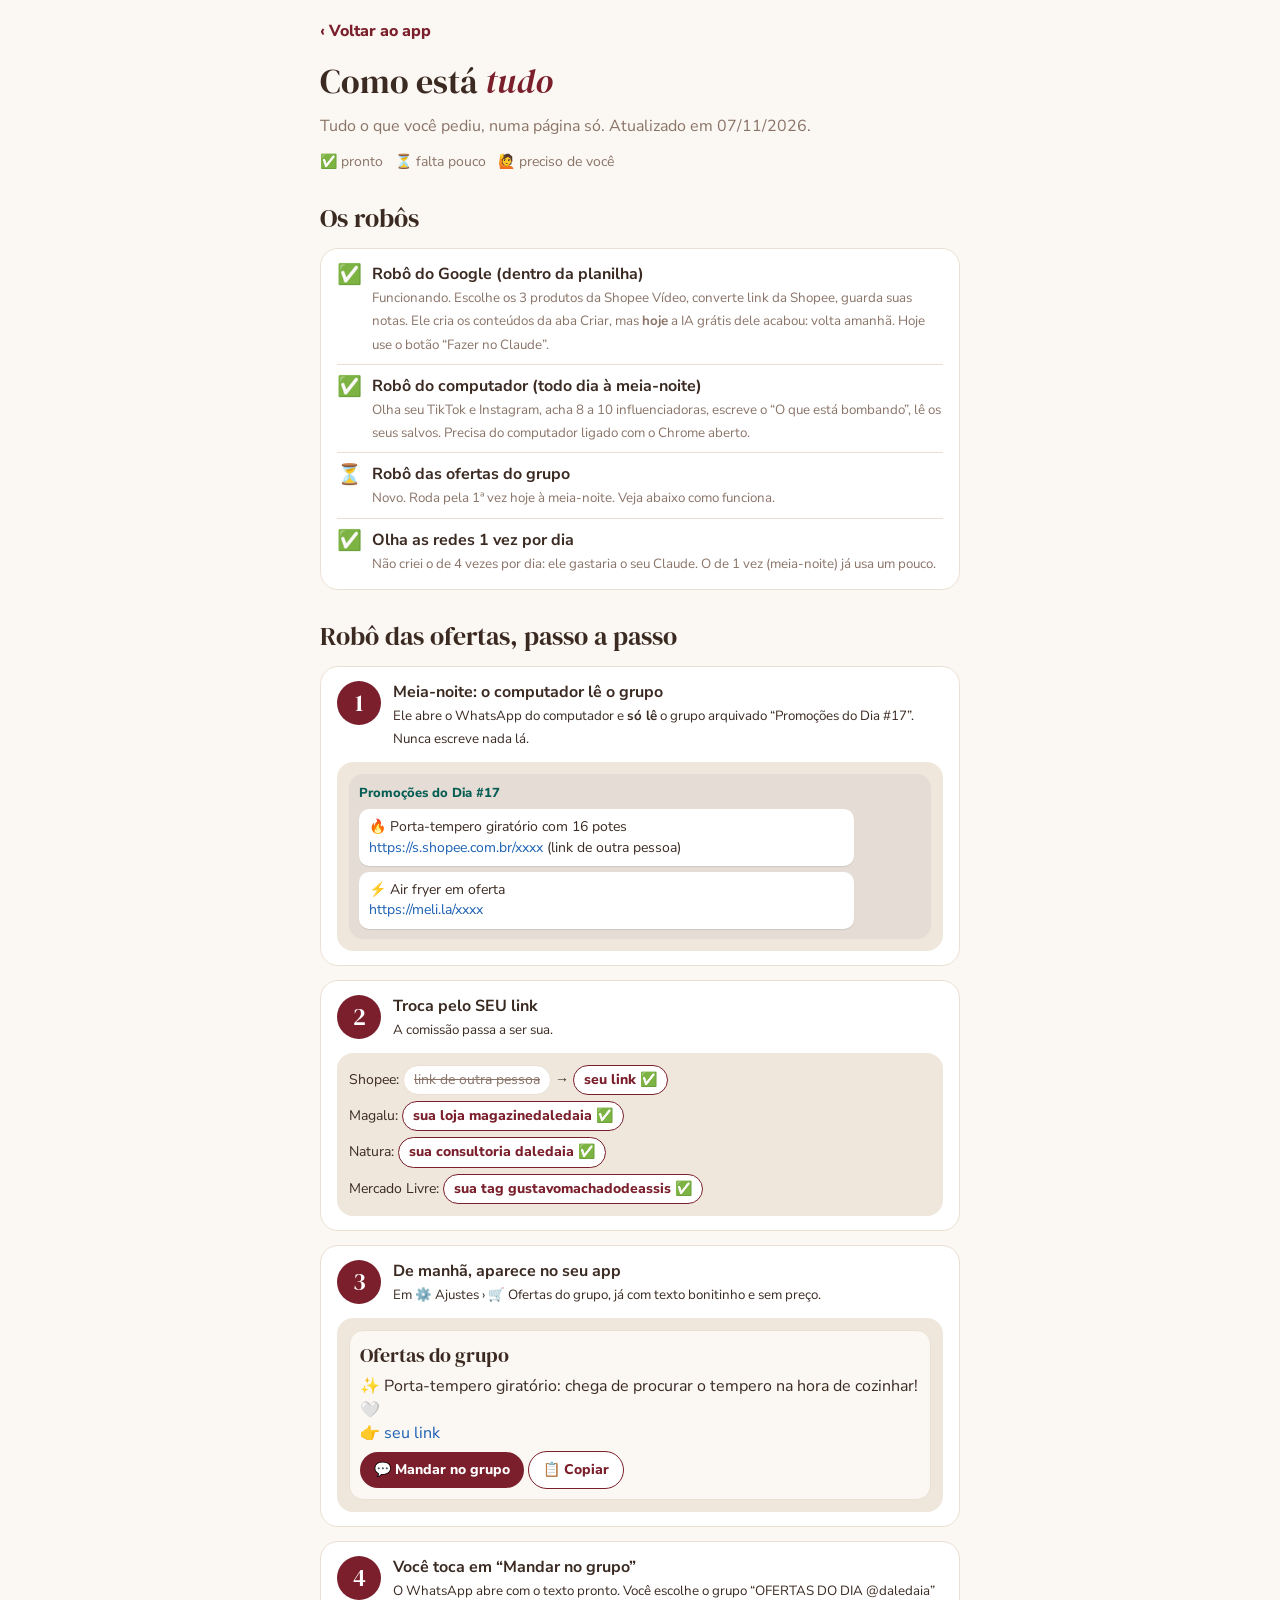
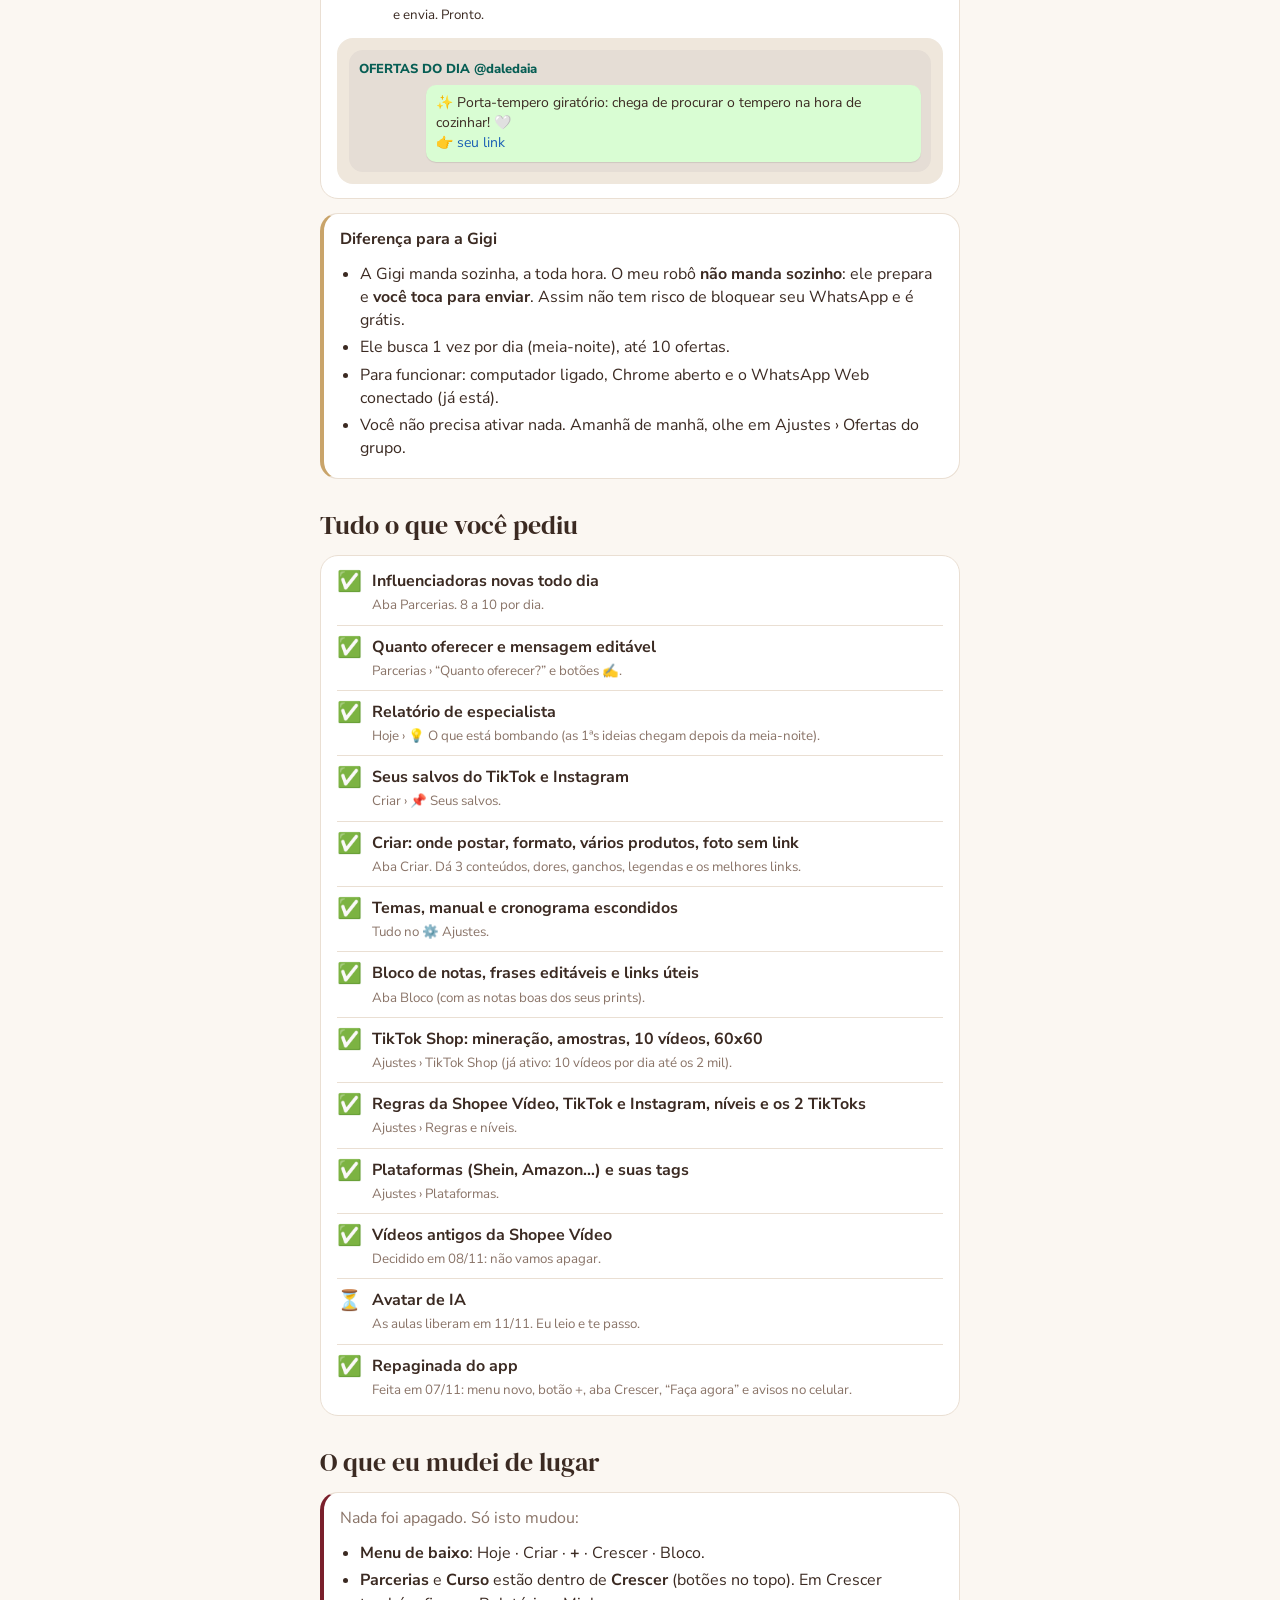
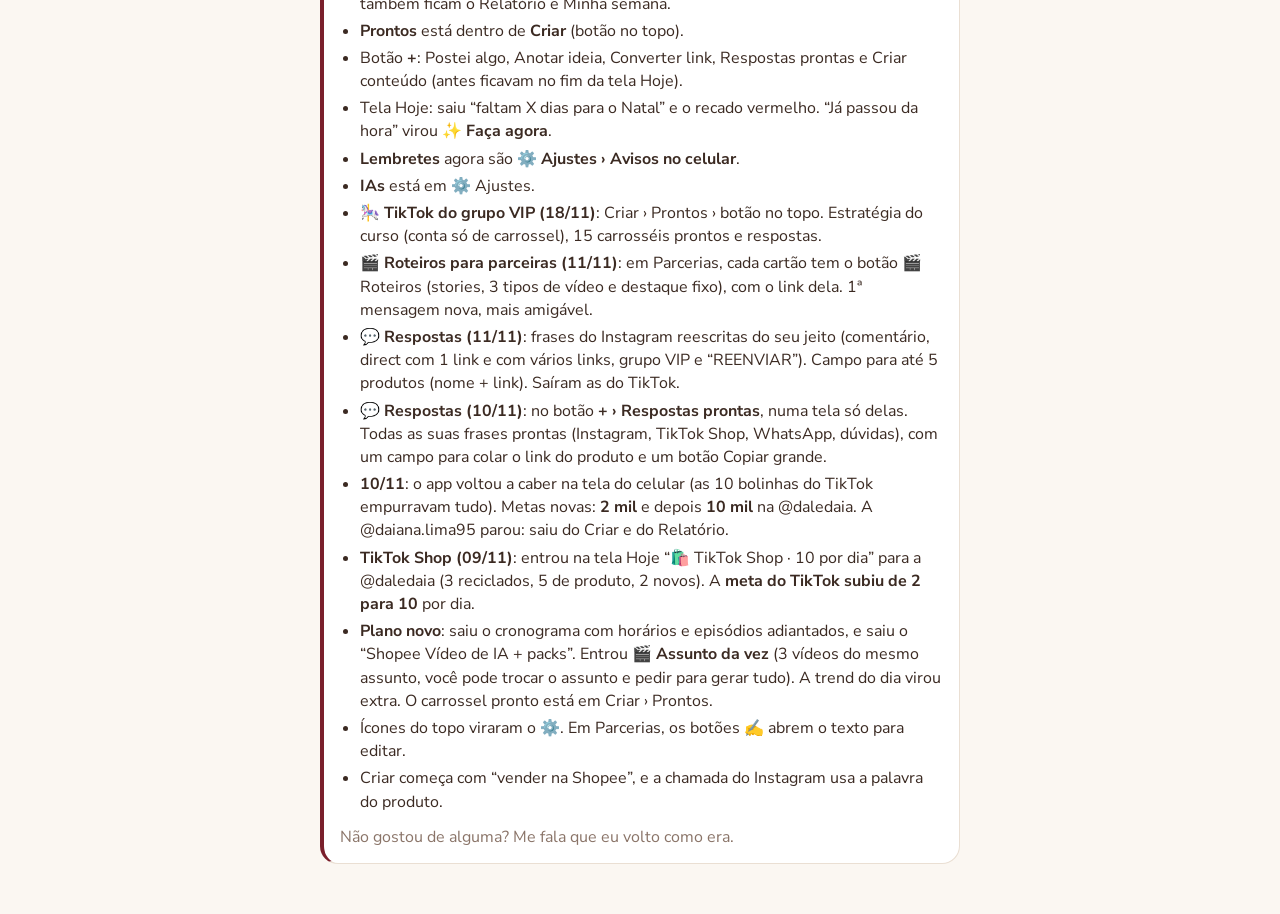
<file: como-esta.html>
<!doctype html>
<html lang="pt-BR">
<head>
<meta charset="utf-8">
<meta name="viewport" content="width=device-width,initial-scale=1,viewport-fit=cover">
<title>Como está tudo</title>
<link rel="stylesheet" href="https://fonts.googleapis.com/css2?family=DM+Serif+Display:ital@0;1&family=Nunito+Sans:wght@400;700;800&display=swap">
<style>
:root{--bg:#FBF7F2;--card:#fff;--fg:#3B2A22;--muted:#8a7468;--wine:#7A1F2B;--gold:#C9A46A;--sand:#D9C4B0;--line:#eadfd3;--ok:#2f6b4f;--wait:#b07a12;--zap:#e7f6e9;--zapd:#d9fdd3}
*{box-sizing:border-box}
body{margin:0;background:var(--bg);color:var(--fg);font:16px/1.45 "Nunito Sans",sans-serif;padding:20px max(16px,env(safe-area-inset-right,0px)) 50px max(16px,env(safe-area-inset-left,0px))}
.w{max-width:640px;margin:0 auto;display:grid;gap:14px}
a.voltar{color:var(--wine);font-weight:800;text-decoration:none}
h1{font:400 34px/1.1 "DM Serif Display",serif;margin:6px 0 0}h1 em{color:var(--wine)}
h2{font:400 26px/1.15 "DM Serif Display",serif;margin:18px 0 0}
.sub{color:var(--muted);margin:0}
.card{background:var(--card);border:1px solid var(--line);border-radius:18px;padding:14px 16px;display:grid;gap:8px}
.st{display:flex;gap:10px;align-items:flex-start;border-top:1px solid var(--line);padding-top:10px}.st:first-of-type{border:0;padding:0}
.st i{font-style:normal;font-size:20px;line-height:1.2}
.st>div>b{display:block}.st small{color:var(--muted)}
.leg{display:flex;gap:12px;flex-wrap:wrap;font-size:14px;color:var(--muted)}
.passo{display:grid;grid-template-columns:44px 1fr;gap:12px;align-items:start}
.num{width:44px;height:44px;border-radius:50%;background:var(--wine);color:#fff;font:400 24px/44px "DM Serif Display",serif;text-align:center}
.cena{grid-column:1/-1;background:#efe7dc;border-radius:16px;padding:12px;display:grid;gap:8px}
.zap{background:#e5ddd5;border-radius:14px;padding:10px;display:grid;gap:6px}
.zap .topo{font-weight:800;font-size:13px;color:#075e54}
.bolha{background:#fff;border-radius:10px;padding:8px 10px;font-size:14px;max-width:88%;box-shadow:0 1px 1px rgba(0,0,0,.1);overflow-wrap:anywhere}
.bolha.eu{background:var(--zapd);justify-self:end}
.lk{color:#1a5fb4}
.troca{display:grid;gap:6px;font-size:14px}
.chip{display:inline-block;padding:4px 10px;border-radius:99px;background:#fff;border:1px solid var(--line);overflow-wrap:anywhere}
.chip.velho{text-decoration:line-through;color:var(--muted)}
.chip.novo{border-color:var(--wine);color:var(--wine);font-weight:800}
.app{background:var(--bg);border:1px solid var(--line);border-radius:14px;padding:10px;display:grid;gap:6px}
.app .t{font:400 20px "DM Serif Display",serif}
.bt{display:inline-block;background:var(--wine);color:#fff;border-radius:99px;padding:8px 14px;font-weight:800;font-size:14px}
.bt.b{background:#fff;color:var(--wine);border:1px solid var(--wine)}
.pc{font-size:40px;text-align:center}
.aviso{border-left:4px solid var(--gold)}
.mud{border-left:4px solid var(--wine)}
ul{margin:0;padding-left:20px}li{margin:4px 0}
</style>
</head>
<body>
<div class="w">
  <a class="voltar" href="./">‹ Voltar ao app</a>
  <h1>Como está <em>tudo</em></h1>
  <p class="sub">Tudo o que você pediu, numa página só. Atualizado em 07/11/2026.</p>
  <div class="leg"><span>✅ pronto</span><span>⏳ falta pouco</span><span>🙋 preciso de você</span></div>

  <h2>Os robôs</h2>
  <div class="card">
    <div class="st"><i>✅</i><div><b>Robô do Google (dentro da planilha)</b><small>Funcionando. Escolhe os 3 produtos da Shopee Vídeo, converte link da Shopee, guarda suas notas. Ele cria os conteúdos da aba Criar, mas <b>hoje</b> a IA grátis dele acabou: volta amanhã. Hoje use o botão “Fazer no Claude”.</small></div></div>
    <div class="st"><i>✅</i><div><b>Robô do computador (todo dia à meia-noite)</b><small>Olha seu TikTok e Instagram, acha 8 a 10 influenciadoras, escreve o “O que está bombando”, lê os seus salvos. Precisa do computador ligado com o Chrome aberto.</small></div></div>
    <div class="st"><i>⏳</i><div><b>Robô das ofertas do grupo</b><small>Novo. Roda pela 1ª vez hoje à meia-noite. Veja abaixo como funciona.</small></div></div>
    <div class="st"><i>✅</i><div><b>Olha as redes 1 vez por dia</b><small>Não criei o de 4 vezes por dia: ele gastaria o seu Claude. O de 1 vez (meia-noite) já usa um pouco.</small></div></div>
  </div>

  <h2>Robô das ofertas, passo a passo</h2>
  <div class="card">
    <div class="passo"><div class="num">1</div><div><b>Meia-noite: o computador lê o grupo</b><br><small>Ele abre o WhatsApp do computador e <b>só lê</b> o grupo arquivado “Promoções do Dia #17”. Nunca escreve nada lá.</small></div>
      <div class="cena"><div class="zap"><div class="topo">Promoções do Dia #17</div><div class="bolha">🔥 Porta-tempero giratório com 16 potes<br><span class="lk">https://s.shopee.com.br/xxxx</span> (link de outra pessoa)</div><div class="bolha">⚡ Air fryer em oferta<br><span class="lk">https://meli.la/xxxx</span></div></div></div></div>
  </div>
  <div class="card">
    <div class="passo"><div class="num">2</div><div><b>Troca pelo SEU link</b><br><small>A comissão passa a ser sua.</small></div>
      <div class="cena troca"><div>Shopee: <span class="chip velho">link de outra pessoa</span> → <span class="chip novo">seu link ✅</span></div><div>Magalu: <span class="chip novo">sua loja magazinedaledaia ✅</span></div><div>Natura: <span class="chip novo">sua consultoria daledaia ✅</span></div><div>Mercado Livre: <span class="chip novo">sua tag gustavomachadodeassis ✅</span></div></div></div>
  </div>
  <div class="card">
    <div class="passo"><div class="num">3</div><div><b>De manhã, aparece no seu app</b><br><small>Em ⚙️ Ajustes › 🛒 Ofertas do grupo, já com texto bonitinho e sem preço.</small></div>
      <div class="cena"><div class="app"><div class="t">Ofertas do grupo</div><div>✨ Porta-tempero giratório: chega de procurar o tempero na hora de cozinhar! 🤍<br>👉 <span class="lk">seu link</span></div><div><span class="bt">💬 Mandar no grupo</span> <span class="bt b">📋 Copiar</span></div></div></div></div>
  </div>
  <div class="card">
    <div class="passo"><div class="num">4</div><div><b>Você toca em “Mandar no grupo”</b><br><small>O WhatsApp abre com o texto pronto. Você escolhe o grupo “OFERTAS DO DIA @daledaia” e envia. Pronto.</small></div>
      <div class="cena"><div class="zap"><div class="topo">OFERTAS DO DIA @daledaia</div><div class="bolha eu">✨ Porta-tempero giratório: chega de procurar o tempero na hora de cozinhar! 🤍<br>👉 <span class="lk">seu link</span></div></div></div></div>
  </div>
  <div class="card aviso">
    <b>Diferença para a Gigi</b>
    <ul><li>A Gigi manda sozinha, a toda hora. O meu robô <b>não manda sozinho</b>: ele prepara e <b>você toca para enviar</b>. Assim não tem risco de bloquear seu WhatsApp e é grátis.</li><li>Ele busca 1 vez por dia (meia-noite), até 10 ofertas.</li><li>Para funcionar: computador ligado, Chrome aberto e o WhatsApp Web conectado (já está).</li><li>Você não precisa ativar nada. Amanhã de manhã, olhe em Ajustes › Ofertas do grupo.</li></ul>
  </div>

  <h2>Tudo o que você pediu</h2>
  <div class="card">
    <div class="st"><i>✅</i><div><b>Influenciadoras novas todo dia</b><small>Aba Parcerias. 8 a 10 por dia.</small></div></div>
    <div class="st"><i>✅</i><div><b>Quanto oferecer e mensagem editável</b><small>Parcerias › “Quanto oferecer?” e botões ✍️.</small></div></div>
    <div class="st"><i>✅</i><div><b>Relatório de especialista</b><small>Hoje › 💡 O que está bombando (as 1ªs ideias chegam depois da meia-noite).</small></div></div>
    <div class="st"><i>✅</i><div><b>Seus salvos do TikTok e Instagram</b><small>Criar › 📌 Seus salvos.</small></div></div>
    <div class="st"><i>✅</i><div><b>Criar: onde postar, formato, vários produtos, foto sem link</b><small>Aba Criar. Dá 3 conteúdos, dores, ganchos, legendas e os melhores links.</small></div></div>
    <div class="st"><i>✅</i><div><b>Temas, manual e cronograma escondidos</b><small>Tudo no ⚙️ Ajustes.</small></div></div>
    <div class="st"><i>✅</i><div><b>Bloco de notas, frases editáveis e links úteis</b><small>Aba Bloco (com as notas boas dos seus prints).</small></div></div>
    <div class="st"><i>✅</i><div><b>TikTok Shop: mineração, amostras, 10 vídeos, 60x60</b><small>Ajustes › TikTok Shop (já ativo: 10 vídeos por dia até os 2 mil).</small></div></div>
    <div class="st"><i>✅</i><div><b>Regras da Shopee Vídeo, TikTok e Instagram, níveis e os 2 TikToks</b><small>Ajustes › Regras e níveis.</small></div></div>
    <div class="st"><i>✅</i><div><b>Plataformas (Shein, Amazon…) e suas tags</b><small>Ajustes › Plataformas.</small></div></div>
    <div class="st"><i>✅</i><div><b>Vídeos antigos da Shopee Vídeo</b><small>Decidido em 08/11: não vamos apagar.</small></div></div>
    <div class="st"><i>⏳</i><div><b>Avatar de IA</b><small>As aulas liberam em 11/11. Eu leio e te passo.</small></div></div>
    <div class="st"><i>✅</i><div><b>Repaginada do app</b><small>Feita em 07/11: menu novo, botão +, aba Crescer, “Faça agora” e avisos no celular.</small></div></div>
  </div>

  <h2>O que eu mudei de lugar</h2>
  <div class="card mud">
    <p class="sub">Nada foi apagado. Só isto mudou:</p>
    <ul>
      <li><b>Menu de baixo</b>: Hoje · Criar · <b>+</b> · Crescer · Bloco.</li>
      <li><b>Parcerias</b> e <b>Curso</b> estão dentro de <b>Crescer</b> (botões no topo). Em Crescer também ficam o Relatório e Minha semana.</li>
      <li><b>Prontos</b> está dentro de <b>Criar</b> (botão no topo).</li>
      <li>Botão <b>+</b>: Postei algo, Anotar ideia, Converter link, Respostas prontas e Criar conteúdo (antes ficavam no fim da tela Hoje).</li>
      <li>Tela Hoje: saiu “faltam X dias para o Natal” e o recado vermelho. “Já passou da hora” virou <b>✨ Faça agora</b>.</li>
      <li><b>Lembretes</b> agora são <b>⚙️ Ajustes › Avisos no celular</b>.</li>
      <li><b>IAs</b> está em ⚙️ Ajustes.</li>
      <li><b>🎠 TikTok do grupo VIP (18/11)</b>: Criar › Prontos › botão no topo. Estratégia do curso (conta só de carrossel), 15 carrosséis prontos e respostas.</li>
      <li><b>🎬 Roteiros para parceiras (11/11)</b>: em Parcerias, cada cartão tem o botão 🎬 Roteiros (stories, 3 tipos de vídeo e destaque fixo), com o link dela. 1ª mensagem nova, mais amigável.</li>
      <li><b>💬 Respostas (11/11)</b>: frases do Instagram reescritas do seu jeito (comentário, direct com 1 link e com vários links, grupo VIP e “REENVIAR”). Campo para até 5 produtos (nome + link). Saíram as do TikTok.</li>
      <li><b>💬 Respostas (10/11)</b>: no botão <b>+ › Respostas prontas</b>, numa tela só delas. Todas as suas frases prontas (Instagram, TikTok Shop, WhatsApp, dúvidas), com um campo para colar o link do produto e um botão Copiar grande.</li>
      <li><b>10/11</b>: o app voltou a caber na tela do celular (as 10 bolinhas do TikTok empurravam tudo). Metas novas: <b>2 mil</b> e depois <b>10 mil</b> na @daledaia. A @daiana.lima95 parou: saiu do Criar e do Relatório.</li>
      <li><b>TikTok Shop (09/11)</b>: entrou na tela Hoje “🛍️ TikTok Shop · 10 por dia” para a @daledaia (3 reciclados, 5 de produto, 2 novos). A <b>meta do TikTok subiu de 2 para 10</b> por dia.</li>
      <li><b>Plano novo</b>: saiu o cronograma com horários e episódios adiantados, e saiu o “Shopee Vídeo de IA + packs”. Entrou <b>🎬 Assunto da vez</b> (3 vídeos do mesmo assunto, você pode trocar o assunto e pedir para gerar tudo). A trend do dia virou extra. O carrossel pronto está em Criar › Prontos.</li>
      <li>Ícones do topo viraram o ⚙️. Em Parcerias, os botões ✍️ abrem o texto para editar.</li>
      <li>Criar começa com “vender na Shopee”, e a chamada do Instagram usa a palavra do produto.</li>
    </ul>
    <p class="sub">Não gostou de alguma? Me fala que eu volto como era.</p>
  </div>
</div>
</body>
</html>
</file>
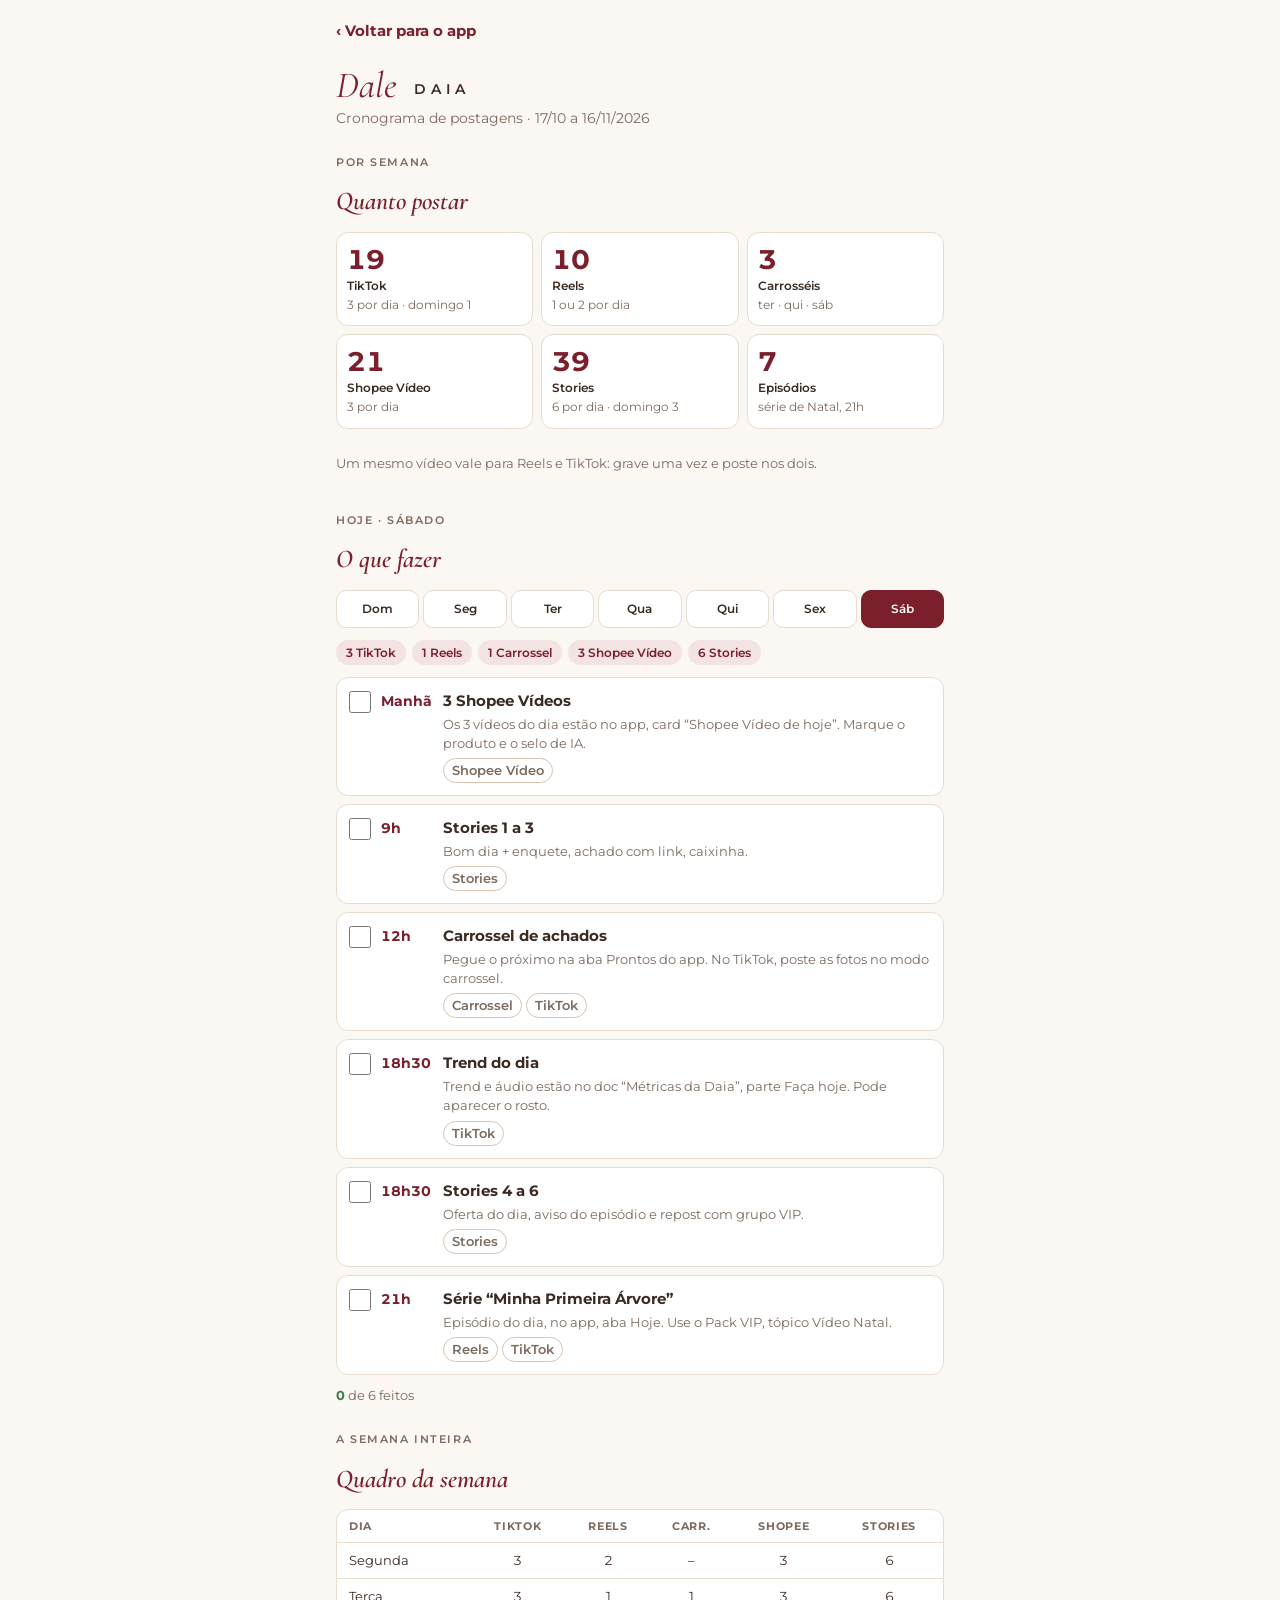
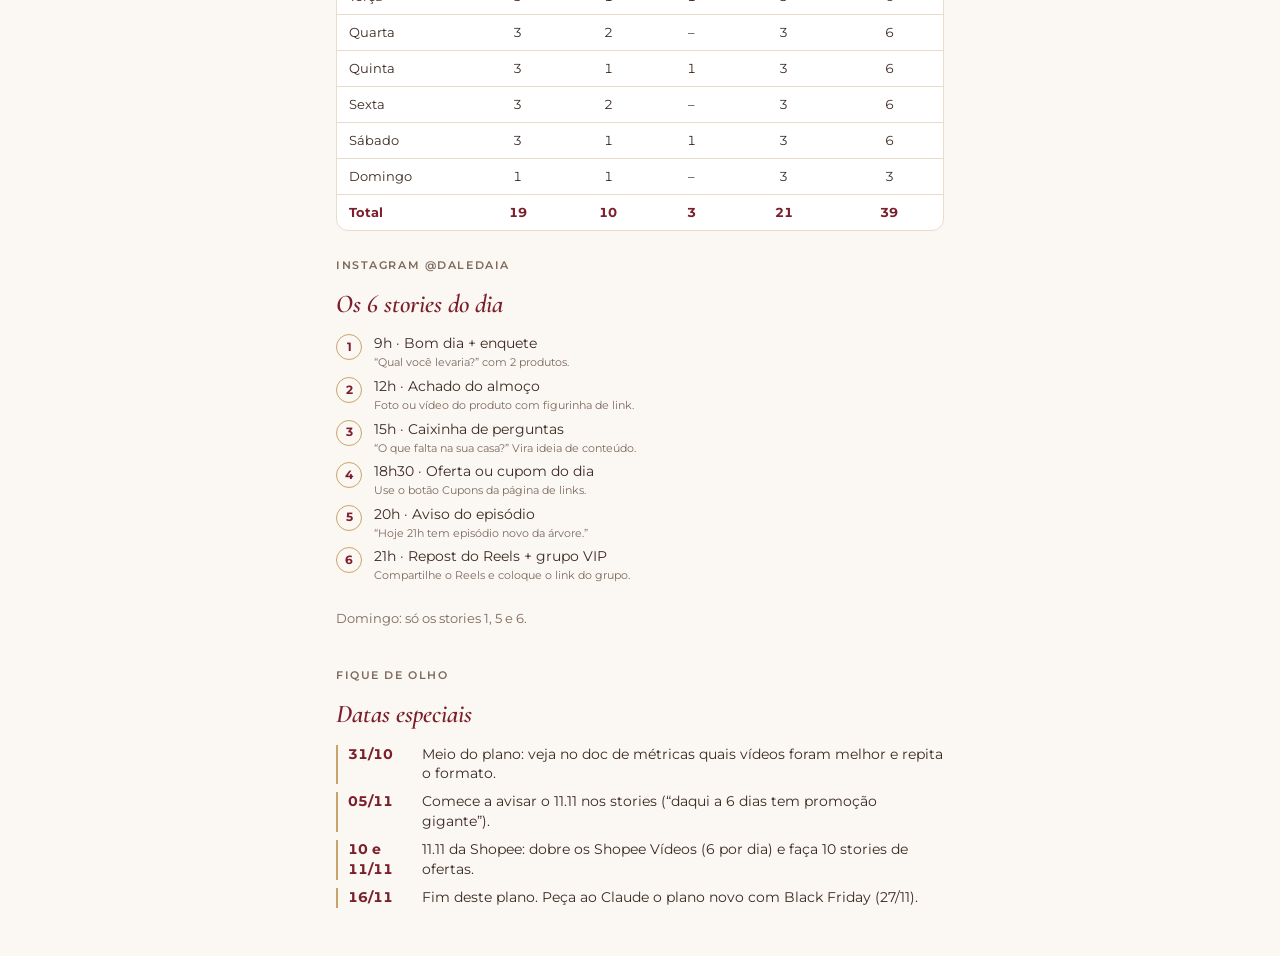
<file: cronograma.html>
<!doctype html>
<html lang="pt-BR">
<head>
<meta charset="utf-8">
<meta name="viewport" content="width=device-width,initial-scale=1,viewport-fit=cover">
<meta name="theme-color" content="#7A1F2B">
<meta name="robots" content="noindex,nofollow">
<title>Cronograma Dale Daia</title>
<link rel="preconnect" href="https://fonts.googleapis.com">
<link rel="stylesheet" href="https://fonts.googleapis.com/css2?family=Cormorant+Garamond:ital,wght@1,500;1,600&family=Montserrat:wght@400;500;600;700&display=swap">
<style>
/* Layout: uma coluna de celular — totais da semana, abas dos dias, lista do dia por horário, guia dos stories, datas especiais */
:root{
  --bg:#FBF7F2; --card:#FFFFFF; --line:#E8DCCF; --fg:#3B2A22; --muted:#7D6A5E;
  --vinho:#7A1F2B; --vinho-soft:#F3E3E2; --ouro:#C9A46A; --areia:#D9C4B0; --ok:#3F7A4E;
  --serif:"Cormorant Garamond", Georgia, serif; --sans:"Montserrat", system-ui, sans-serif;
}
@media (prefers-color-scheme: dark){:root:not([data-theme="light"]){
  --bg:#1F1714; --card:#2A201C; --line:#43342D; --fg:#F3E9DF; --muted:#BBA797;
  --vinho:#E07A86; --vinho-soft:#3A2224; --ouro:#D9B87F; --areia:#6B4F3F; --ok:#7CC08B; color-scheme:dark}}
:root[data-theme="dark"]{
  --bg:#1F1714; --card:#2A201C; --line:#43342D; --fg:#F3E9DF; --muted:#BBA797;
  --vinho:#E07A86; --vinho-soft:#3A2224; --ouro:#D9B87F; --areia:#6B4F3F; --ok:#7CC08B; color-scheme:dark}
*{box-sizing:border-box}
body{background:var(--bg);color:var(--fg);font-family:var(--sans);font-size:15px;line-height:1.45}
.wrap{max-width:640px;margin:0 auto;padding-block:20px 48px;padding-left:max(16px,env(safe-area-inset-left,0px));padding-right:max(16px,env(safe-area-inset-right,0px));display:flex;flex-direction:column;gap:26px}
header{display:flex;flex-direction:column;gap:4px}
.marca{font-family:var(--serif);font-style:italic;font-size:2.3rem;line-height:1;color:var(--vinho)}
.marca b{font-family:var(--sans);font-style:normal;font-weight:600;font-size:.9rem;letter-spacing:.35em;color:var(--fg);margin-left:8px;vertical-align:middle}
.sub{color:var(--muted);font-size:.85rem}
h2{font-family:var(--serif);font-style:italic;font-weight:600;font-size:1.6rem;margin:0;color:var(--vinho);text-wrap:balance}
.eyebrow{font-size:.7rem;letter-spacing:.14em;text-transform:uppercase;color:var(--muted);font-weight:600}
section{display:flex;flex-direction:column;gap:12px}
.tiles{display:grid;grid-template-columns:repeat(3,1fr);gap:8px}
.tile{background:var(--card);border:1px solid var(--line);border-radius:12px;padding:12px 10px;display:flex;flex-direction:column;gap:2px}
.tile .n{font-size:1.7rem;font-weight:700;font-variant-numeric:tabular-nums;color:var(--vinho);line-height:1.1}
.tile .l{font-size:.78rem;font-weight:600}
.tile .d{font-size:.72rem;color:var(--muted)}
.dias{display:grid;grid-template-columns:repeat(7,1fr);gap:4px}
.dias button{font:inherit;font-size:.78rem;font-weight:600;padding:9px 0;border:1px solid var(--line);background:var(--card);color:var(--fg);border-radius:10px;cursor:pointer}
.dias button[aria-pressed="true"]{background:var(--vinho);border-color:var(--vinho);color:var(--bg)}
.dias button:focus-visible,.item:focus-within{outline:2px solid var(--ouro);outline-offset:2px}
.resumo-dia{display:flex;flex-wrap:wrap;gap:6px}
.chip{font-size:.75rem;font-weight:600;padding:4px 10px;border-radius:99px;background:var(--vinho-soft);color:var(--vinho)}
.lista{display:flex;flex-direction:column;gap:8px}
.item{display:grid;grid-template-columns:auto 52px 1fr;gap:10px;align-items:start;background:var(--card);border:1px solid var(--line);border-radius:12px;padding:12px}
.item input{width:22px;height:22px;margin:1px 0 0;accent-color:var(--vinho)}
.hora{font-weight:700;font-variant-numeric:tabular-nums;font-size:.85rem;color:var(--vinho);padding-top:2px}
.txt{min-width:0;display:flex;flex-direction:column;gap:3px}
.txt strong{font-size:.95rem}
.txt span{font-size:.82rem;color:var(--muted)}
.tags{display:flex;flex-wrap:wrap;gap:4px;margin-top:2px}
.tag{font-size:.68rem;font-weight:600;padding:2px 8px;border-radius:99px;border:1px solid var(--areia);color:var(--fg)}
.item.feito{opacity:.55}
.item.feito strong{text-decoration:line-through}
.progresso{font-size:.8rem;color:var(--muted)}
.progresso b{color:var(--ok)}
table{width:100%;border-collapse:collapse;font-size:.82rem;font-variant-numeric:tabular-nums}
.tabela{overflow-x:auto;background:var(--card);border:1px solid var(--line);border-radius:12px}
th,td{padding:8px 6px;text-align:center;border-bottom:1px solid var(--line)}
th:first-child,td:first-child{text-align:left;padding-left:12px}
thead th{font-size:.7rem;letter-spacing:.06em;text-transform:uppercase;color:var(--muted)}
tfoot td{font-weight:700;color:var(--vinho);border-bottom:none}
ol.stories{margin:0;padding:0;list-style:none;display:flex;flex-direction:column;gap:6px;counter-reset:s}
ol.stories li{counter-increment:s;display:grid;grid-template-columns:28px 1fr;gap:10px;font-size:.86rem}
ol.stories li::before{content:counter(s);width:24px;height:24px;border-radius:50%;border:1px solid var(--ouro);display:grid;place-items:center;font-size:.72rem;font-weight:700;color:var(--vinho)}
ol.stories small{display:block;color:var(--muted)}
.datas{display:flex;flex-direction:column;gap:8px}
.data{display:grid;grid-template-columns:64px 1fr;gap:10px;font-size:.86rem;border-left:2px solid var(--ouro);padding-left:10px}
.data b{color:var(--vinho);font-variant-numeric:tabular-nums}
.nota{font-size:.82rem;color:var(--muted)}
@media (max-width:380px){.tile .n{font-size:1.4rem}.item{grid-template-columns:auto 44px 1fr}}
@media (prefers-reduced-motion:no-preference){.item{transition:opacity .2s}}
html,body{margin:0}
body{padding-top:env(safe-area-inset-top,0px);padding-bottom:env(safe-area-inset-bottom,0px)}
.voltar{color:var(--vinho);font-weight:700;text-decoration:none}
</style>
</head>
<body>

<div class="wrap">
  <a class="voltar" href="./">‹ Voltar para o app</a>
  <header>
    <div class="marca">Dale <b>DAIA</b></div>
    <div class="sub">Cronograma de postagens · 17/10 a 16/11/2026</div>
  </header>

  <section aria-labelledby="t-semana">
    <div class="eyebrow">Por semana</div>
    <h2 id="t-semana">Quanto postar</h2>
    <div class="tiles">
      <div class="tile"><span class="n">19</span><span class="l">TikTok</span><span class="d">3 por dia · domingo 1</span></div>
      <div class="tile"><span class="n">10</span><span class="l">Reels</span><span class="d">1 ou 2 por dia</span></div>
      <div class="tile"><span class="n">3</span><span class="l">Carrosséis</span><span class="d">ter · qui · sáb</span></div>
      <div class="tile"><span class="n">21</span><span class="l">Shopee Vídeo</span><span class="d">3 por dia</span></div>
      <div class="tile"><span class="n">39</span><span class="l">Stories</span><span class="d">6 por dia · domingo 3</span></div>
      <div class="tile"><span class="n">7</span><span class="l">Episódios</span><span class="d">série de Natal, 21h</span></div>
    </div>
    <p class="nota">Um mesmo vídeo vale para Reels e TikTok: grave uma vez e poste nos dois.</p>
  </section>

  <section aria-labelledby="t-dia">
    <div class="eyebrow" id="t-data">Hoje</div>
    <h2 id="t-dia">O que fazer</h2>
    <div class="dias" role="group" aria-label="Dia da semana" id="dias"></div>
    <div class="resumo-dia" id="resumo"></div>
    <div class="lista" id="lista"></div>
    <div class="progresso" id="prog"></div>
  </section>

  <section aria-labelledby="t-tab">
    <div class="eyebrow">A semana inteira</div>
    <h2 id="t-tab">Quadro da semana</h2>
    <div class="tabela">
      <table>
        <thead><tr><th>Dia</th><th>TikTok</th><th>Reels</th><th>Carr.</th><th>Shopee</th><th>Stories</th></tr></thead>
        <tbody id="tbody"></tbody>
        <tfoot><tr><td>Total</td><td>19</td><td>10</td><td>3</td><td>21</td><td>39</td></tr></tfoot>
      </table>
    </div>
  </section>

  <section aria-labelledby="t-st">
    <div class="eyebrow">Instagram @daledaia</div>
    <h2 id="t-st">Os 6 stories do dia</h2>
    <ol class="stories">
      <li><div>9h · Bom dia + enquete<small>“Qual você levaria?” com 2 produtos.</small></div></li>
      <li><div>12h · Achado do almoço<small>Foto ou vídeo do produto com figurinha de link.</small></div></li>
      <li><div>15h · Caixinha de perguntas<small>“O que falta na sua casa?” Vira ideia de conteúdo.</small></div></li>
      <li><div>18h30 · Oferta ou cupom do dia<small>Use o botão Cupons da página de links.</small></div></li>
      <li><div>20h · Aviso do episódio<small>“Hoje 21h tem episódio novo da árvore.”</small></div></li>
      <li><div>21h · Repost do Reels + grupo VIP<small>Compartilhe o Reels e coloque o link do grupo.</small></div></li>
    </ol>
    <p class="nota">Domingo: só os stories 1, 5 e 6.</p>
  </section>

  <section aria-labelledby="t-datas">
    <div class="eyebrow">Fique de olho</div>
    <h2 id="t-datas">Datas especiais</h2>
    <div class="datas">
      <div class="data"><b>31/10</b><span>Meio do plano: veja no doc de métricas quais vídeos foram melhor e repita o formato.</span></div>
      <div class="data"><b>05/11</b><span>Comece a avisar o 11.11 nos stories (“daqui a 6 dias tem promoção gigante”).</span></div>
      <div class="data"><b>10 e 11/11</b><span>11.11 da Shopee: dobre os Shopee Vídeos (6 por dia) e faça 10 stories de ofertas.</span></div>
      <div class="data"><b>16/11</b><span>Fim deste plano. Peça ao Claude o plano novo com Black Friday (27/11).</span></div>
    </div>
  </section>
</div>

<script>
const T={tt:"TikTok",rl:"Reels",ca:"Carrossel",sh:"Shopee Vídeo",st:"Stories"};
const shopee={h:"Manhã",t:"3 Shopee Vídeos",d:"Os 3 vídeos do dia estão no app, card “Shopee Vídeo de hoje”. Marque o produto e o selo de IA.",g:["sh"]};
const stA={h:"9h",t:"Stories 1 a 3",d:"Bom dia + enquete, achado com link, caixinha.",g:["st"]};
const stB={h:"18h30",t:"Stories 4 a 6",d:"Oferta do dia, aviso do episódio e repost com grupo VIP.",g:["st"]};
const reelCasa={h:"12h",t:"Vídeo de casa",d:"Achado de casa ou decoração. Pegue no Pack VIP, tópico Vídeo casa decoração.",g:["rl","tt"]};
const carrossel={h:"12h",t:"Carrossel de achados",d:"Pegue o próximo na aba Prontos do app. No TikTok, poste as fotos no modo carrossel.",g:["ca","tt"]};
const trend={h:"18h30",t:"Trend do dia",d:"Trend e áudio estão no doc “Métricas da Daia”, parte Faça hoje. Pode aparecer o rosto.",g:["tt"]};
const serie={h:"21h",t:"Série “Minha Primeira Árvore”",d:"Episódio do dia, no app, aba Hoje. Use o Pack VIP, tópico Vídeo Natal.",g:["rl","tt"]};
const DIAS=[
 {k:"Dom",n:"Domingo",it:[shopee,{h:"18h",t:"Stories 1, 5 e 6",d:"Domingo leve: enquete, aviso do episódio e repost.",g:["st"]},serie],c:{tt:1,rl:1,ca:0,sh:3,st:3}},
 {k:"Seg",n:"Segunda",it:[shopee,stA,reelCasa,trend,stB,serie],c:{tt:3,rl:2,ca:0,sh:3,st:6}},
 {k:"Ter",n:"Terça",it:[shopee,stA,carrossel,trend,stB,serie],c:{tt:3,rl:1,ca:1,sh:3,st:6}},
 {k:"Qua",n:"Quarta",it:[shopee,stA,reelCasa,trend,stB,serie],c:{tt:3,rl:2,ca:0,sh:3,st:6}},
 {k:"Qui",n:"Quinta",it:[shopee,stA,carrossel,trend,stB,serie],c:{tt:3,rl:1,ca:1,sh:3,st:6}},
 {k:"Sex",n:"Sexta",it:[shopee,stA,reelCasa,trend,stB,serie],c:{tt:3,rl:2,ca:0,sh:3,st:6}},
 {k:"Sáb",n:"Sábado",it:[shopee,stA,carrossel,trend,stB,serie],c:{tt:3,rl:1,ca:1,sh:3,st:6}}
];
const hoje=new Date(); const hojeIdx=hoje.getDay();
let sel=hojeIdx;
function chave(i){const d=new Date(hoje);d.setDate(d.getDate()+(i-hojeIdx));return "dd-"+d.toISOString().slice(0,10)}
function ler(k){try{return JSON.parse(localStorage.getItem(k)||"[]")}catch(e){return[]}}
function gravar(k,v){try{localStorage.setItem(k,JSON.stringify(v))}catch(e){}}
function render(){
  const dia=DIAS[sel];
  document.getElementById("t-data").textContent= sel===hojeIdx?"Hoje · "+dia.n:dia.n;
  document.querySelectorAll("#dias button").forEach((b,i)=>b.setAttribute("aria-pressed",i===sel));
  document.getElementById("resumo").innerHTML=Object.keys(T).filter(x=>dia.c[x]).map(x=>`<span class="chip">${dia.c[x]} ${T[x]}</span>`).join("");
  const k=chave(sel), feitos=ler(k);
  document.getElementById("lista").innerHTML=dia.it.map((it,i)=>`
   <label class="item${feitos.includes(i)?" feito":""}">
     <input type="checkbox" id="c${sel}-${i}" data-i="${i}" ${feitos.includes(i)?"checked":""}>
     <span class="hora">${it.h}</span>
     <span class="txt"><strong>${it.t}</strong><span>${it.d}</span>
       <span class="tags">${it.g.map(g=>`<span class="tag">${T[g]}</span>`).join("")}</span></span>
   </label>`).join("");
  document.querySelectorAll("#lista input").forEach(c=>c.addEventListener("change",()=>{
    let f=ler(k); const i=+c.dataset.i;
    f=c.checked?[...new Set([...f,i])]:f.filter(x=>x!==i); gravar(k,f); render();
  }));
  const n=feitos.length, tot=dia.it.length;
  document.getElementById("prog").innerHTML= n===tot?"<b>Tudo feito hoje. Parabéns!</b>":`<b>${n}</b> de ${tot} feitos`;
}
document.getElementById("dias").innerHTML=DIAS.map((d,i)=>`<button type="button" data-i="${i}">${d.k}</button>`).join("");
document.querySelectorAll("#dias button").forEach(b=>b.addEventListener("click",()=>{sel=+b.dataset.i;render()}));
const ordem=[1,2,3,4,5,6,0];
document.getElementById("tbody").innerHTML=ordem.map(i=>{const d=DIAS[i],c=d.c;return `<tr><td>${d.n}</td><td>${c.tt}</td><td>${c.rl}</td><td>${c.ca||"–"}</td><td>${c.sh}</td><td>${c.st}</td></tr>`}).join("");
render();
</script>

</body>
</html>
</file>
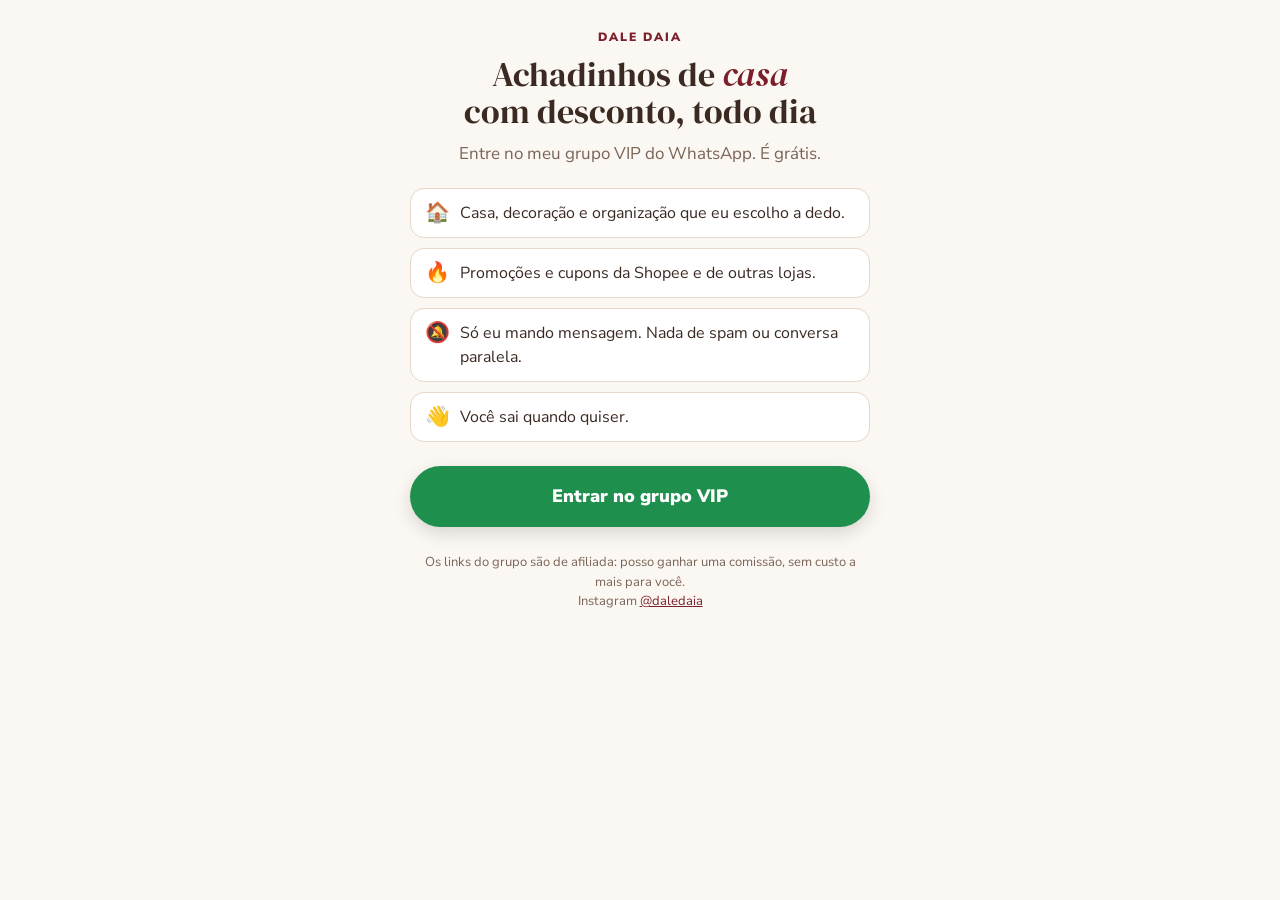
<file: grupo.html>
<!doctype html>
<html lang="pt-BR">
<head>
<meta charset="utf-8">
<meta name="viewport" content="width=device-width,initial-scale=1,viewport-fit=cover">
<title>Grupo VIP Dale Daia</title>
<meta name="description" content="Achadinhos de casa e decoração com desconto, todo dia no WhatsApp. Grupo grátis da Dale Daia.">
<meta name="theme-color" content="#7A1F2B">
<meta property="og:title" content="Grupo VIP Dale Daia · Achadinhos de casa">
<meta property="og:description" content="Ofertas de casa e decoração todo dia no WhatsApp. É grátis.">
<meta property="og:image" content="https://sgtdaianadelima-ai.github.io/daia-studio/icon-512.png">
<link rel="icon" href="icon-192.png">
<link rel="preconnect" href="https://fonts.googleapis.com">
<link rel="preconnect" href="https://fonts.gstatic.com" crossorigin>
<link rel="stylesheet" href="https://fonts.googleapis.com/css2?family=DM+Serif+Display:ital@0;1&family=Nunito+Sans:wght@400;700;900&display=swap">
<style>
:root{--bg:#FBF7F2;--surface:#FFFFFF;--ink:#3B2A22;--muted:#7A6457;--line:#E6D7C8;--wine:#7A1F2B;--gold:#C9A46A;--zap:#1F8F4E;--on:#FFFFFF;color-scheme:light}
@media (prefers-color-scheme: dark){:root:not([data-theme="light"]){--bg:#1E1613;--surface:#2A201C;--ink:#F3E9DF;--muted:#C2AD9C;--line:#3E302A;--wine:#D9667A;--gold:#D9AE5F;--zap:#2FB36A;--on:#FFFFFF;color-scheme:dark}}
:root[data-theme="dark"]{--bg:#1E1613;--surface:#2A201C;--ink:#F3E9DF;--muted:#C2AD9C;--line:#3E302A;--wine:#D9667A;--gold:#D9AE5F;--zap:#2FB36A;--on:#FFFFFF;color-scheme:dark}
*{box-sizing:border-box}
html,body{margin:0;background:var(--bg)}
body{color:var(--ink);font-family:"Nunito Sans",system-ui,-apple-system,"Segoe UI",Roboto,sans-serif;line-height:1.5;padding:28px 16px 40px;min-height:100vh}
main{max-width:460px;margin:0 auto;text-align:center}
.marca{font-size:12px;font-weight:900;letter-spacing:.16em;text-transform:uppercase;color:var(--wine);margin:0}
h1{font-family:"DM Serif Display",Georgia,serif;font-weight:400;font-size:34px;line-height:1.1;margin:10px 0 10px;text-wrap:balance}
h1 em{color:var(--wine)}
.sub{color:var(--muted);margin:0 0 22px;font-size:17px}
ul{list-style:none;padding:0;margin:0 0 24px;display:grid;gap:10px;text-align:left}
li{background:var(--surface);border:1px solid var(--line);border-radius:14px;padding:12px 14px;display:flex;gap:10px;align-items:flex-start}
li span:first-child{font-size:20px;line-height:1.2}
.btn{display:block;width:100%;padding:17px 18px;border-radius:999px;background:var(--zap);color:var(--on);font-weight:900;font-size:18px;text-decoration:none;box-shadow:0 6px 18px rgba(0,0,0,.14)}
.btn:focus-visible{outline:3px solid var(--gold);outline-offset:3px}
.cheio{display:none;margin-top:14px;color:var(--muted);font-size:14px}
.nota{color:var(--muted);font-size:13px;margin-top:26px}
.nota a{color:var(--wine)}
</style>
</head>
<body>
<main>
  <p class="marca">Dale Daia</p>
  <h1>Achadinhos de <em>casa</em> com desconto, todo dia</h1>
  <p class="sub">Entre no meu grupo VIP do WhatsApp. É grátis.</p>
  <ul>
    <li><span>🏠</span><span>Casa, decoração e organização que eu escolho a dedo.</span></li>
    <li><span>🔥</span><span>Promoções e cupons da Shopee e de outras lojas.</span></li>
    <li><span>🔕</span><span>Só eu mando mensagem. Nada de spam ou conversa paralela.</span></li>
    <li><span>👋</span><span>Você sai quando quiser.</span></li>
  </ul>
  <a class="btn" id="entrar" href="#" rel="noopener">Entrar no grupo VIP</a>
  <p class="cheio" id="cheio">Se o grupo estiver cheio, volte nesta página: eu abro um grupo novo.</p>
  <p class="nota">Os links do grupo são de afiliada: posso ganhar uma comissão, sem custo a mais para você.<br>Instagram <a href="https://www.instagram.com/daledaia/" rel="noopener">@daledaia</a></p>
</main>
<script>
// GRUPOS: o último da lista é o que recebe as pessoas.
// Quando um grupo encher (1.024 pessoas), crie outro e coloque o link novo no fim da lista.
const GRUPOS = [
  "https://chat.whatsapp.com/E6jfFnVCMfN9Byt4p1nEtm"
];
const atual = GRUPOS[GRUPOS.length - 1];
const bt = document.getElementById("entrar");
bt.href = atual;
bt.addEventListener("click", () => { document.getElementById("cheio").style.display = "block"; });
</script>
</body>
</html>
</file>
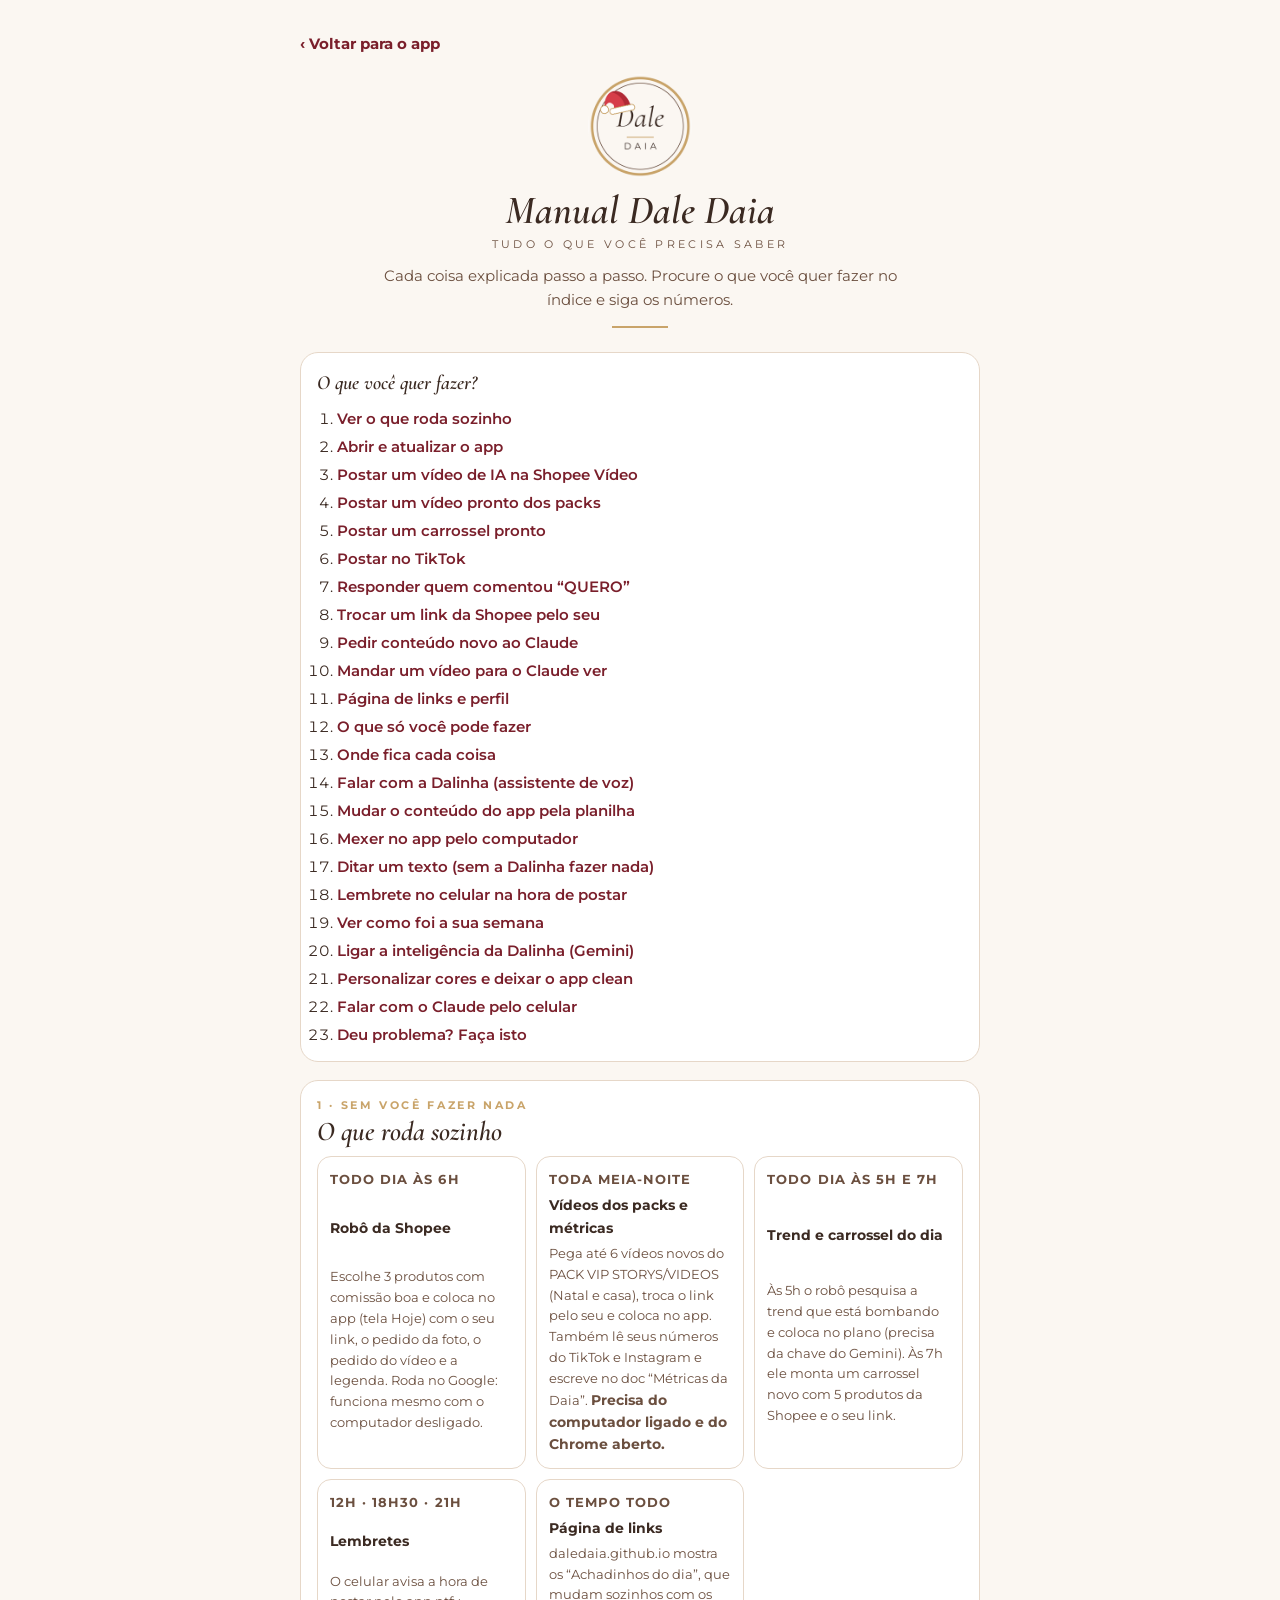
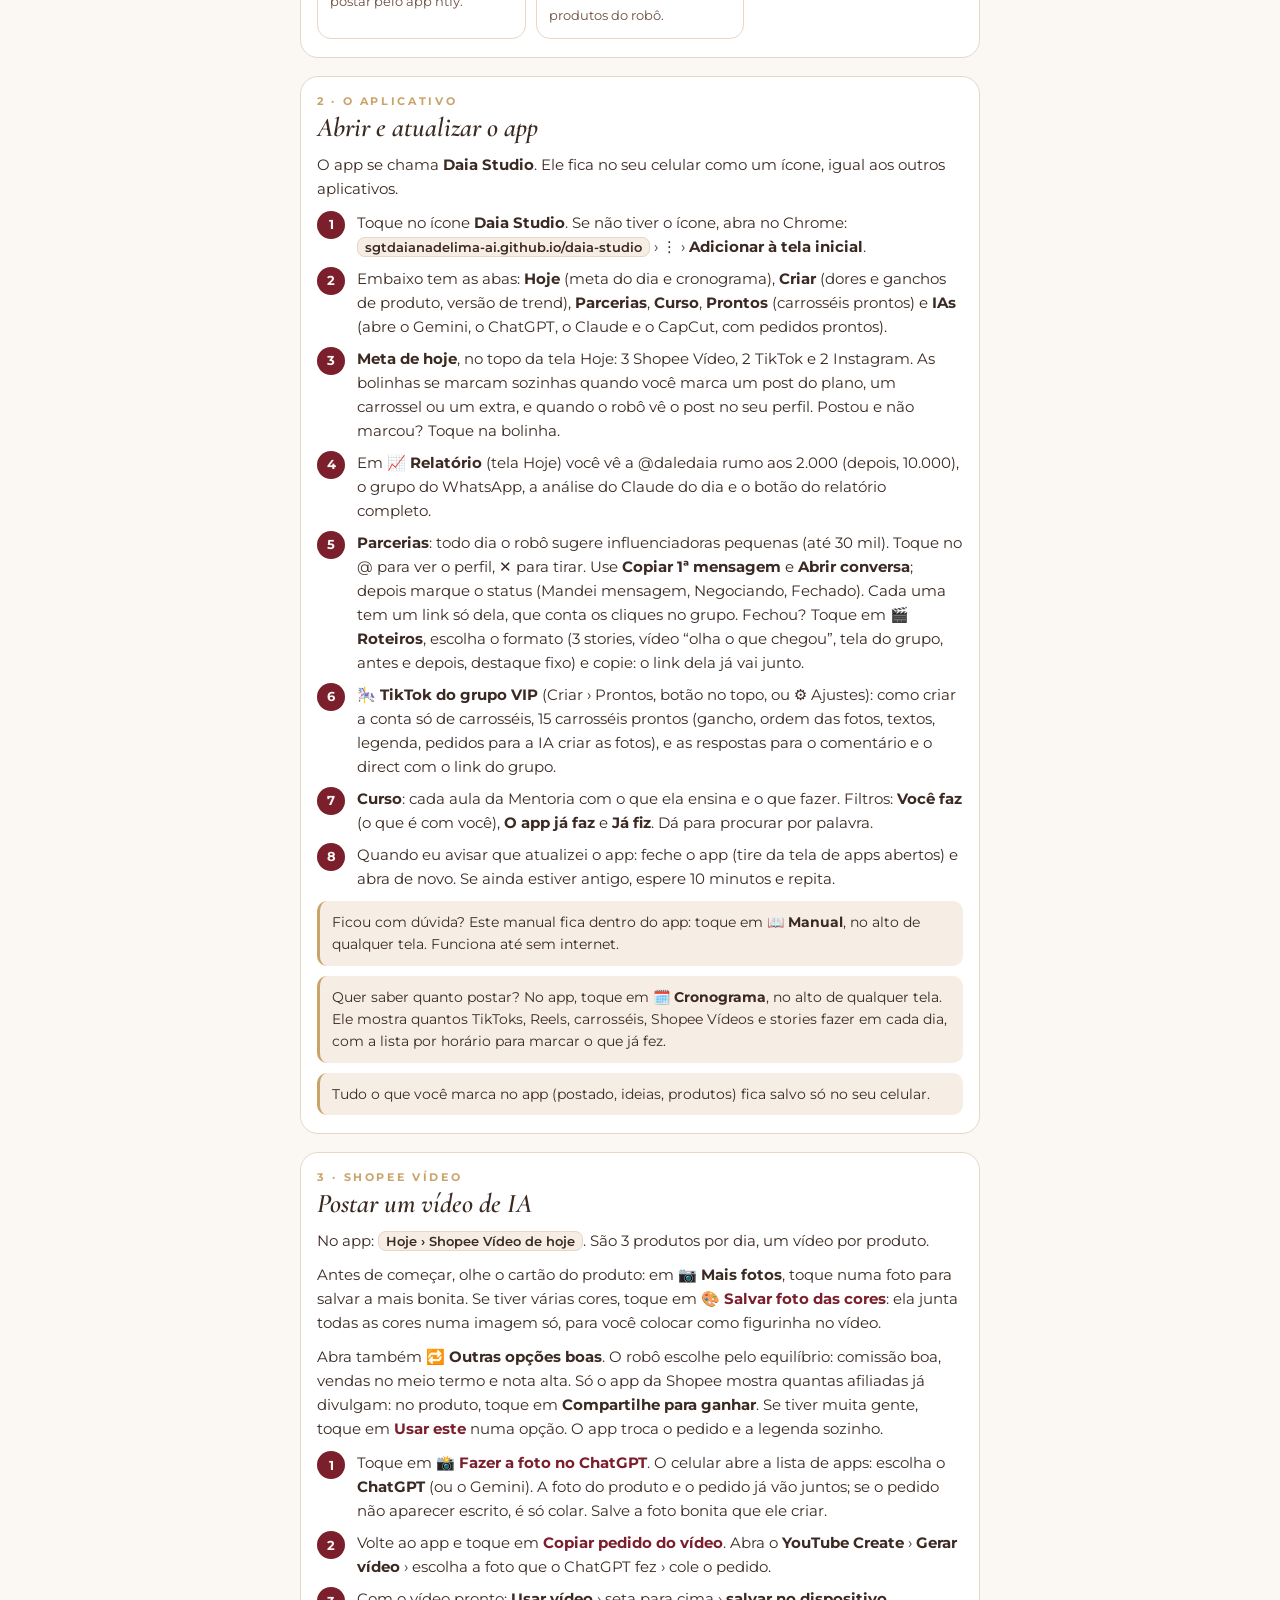
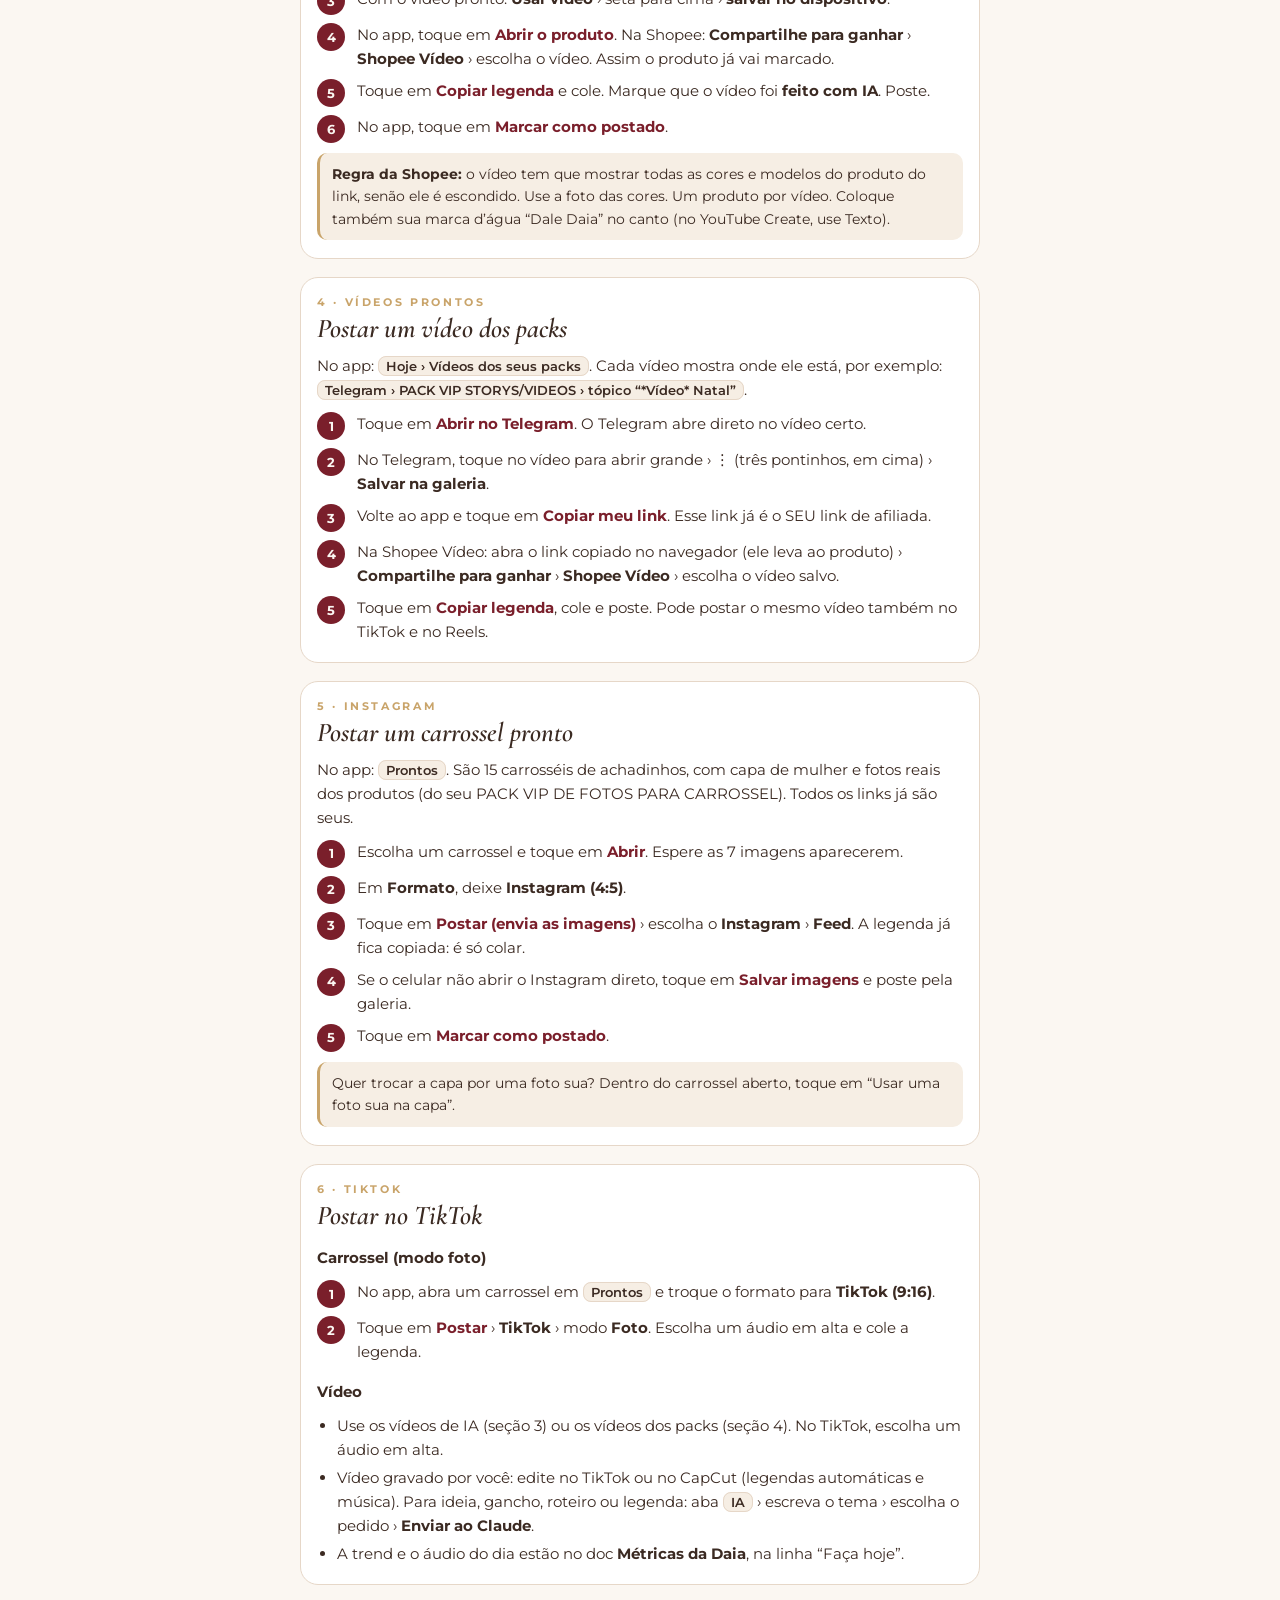
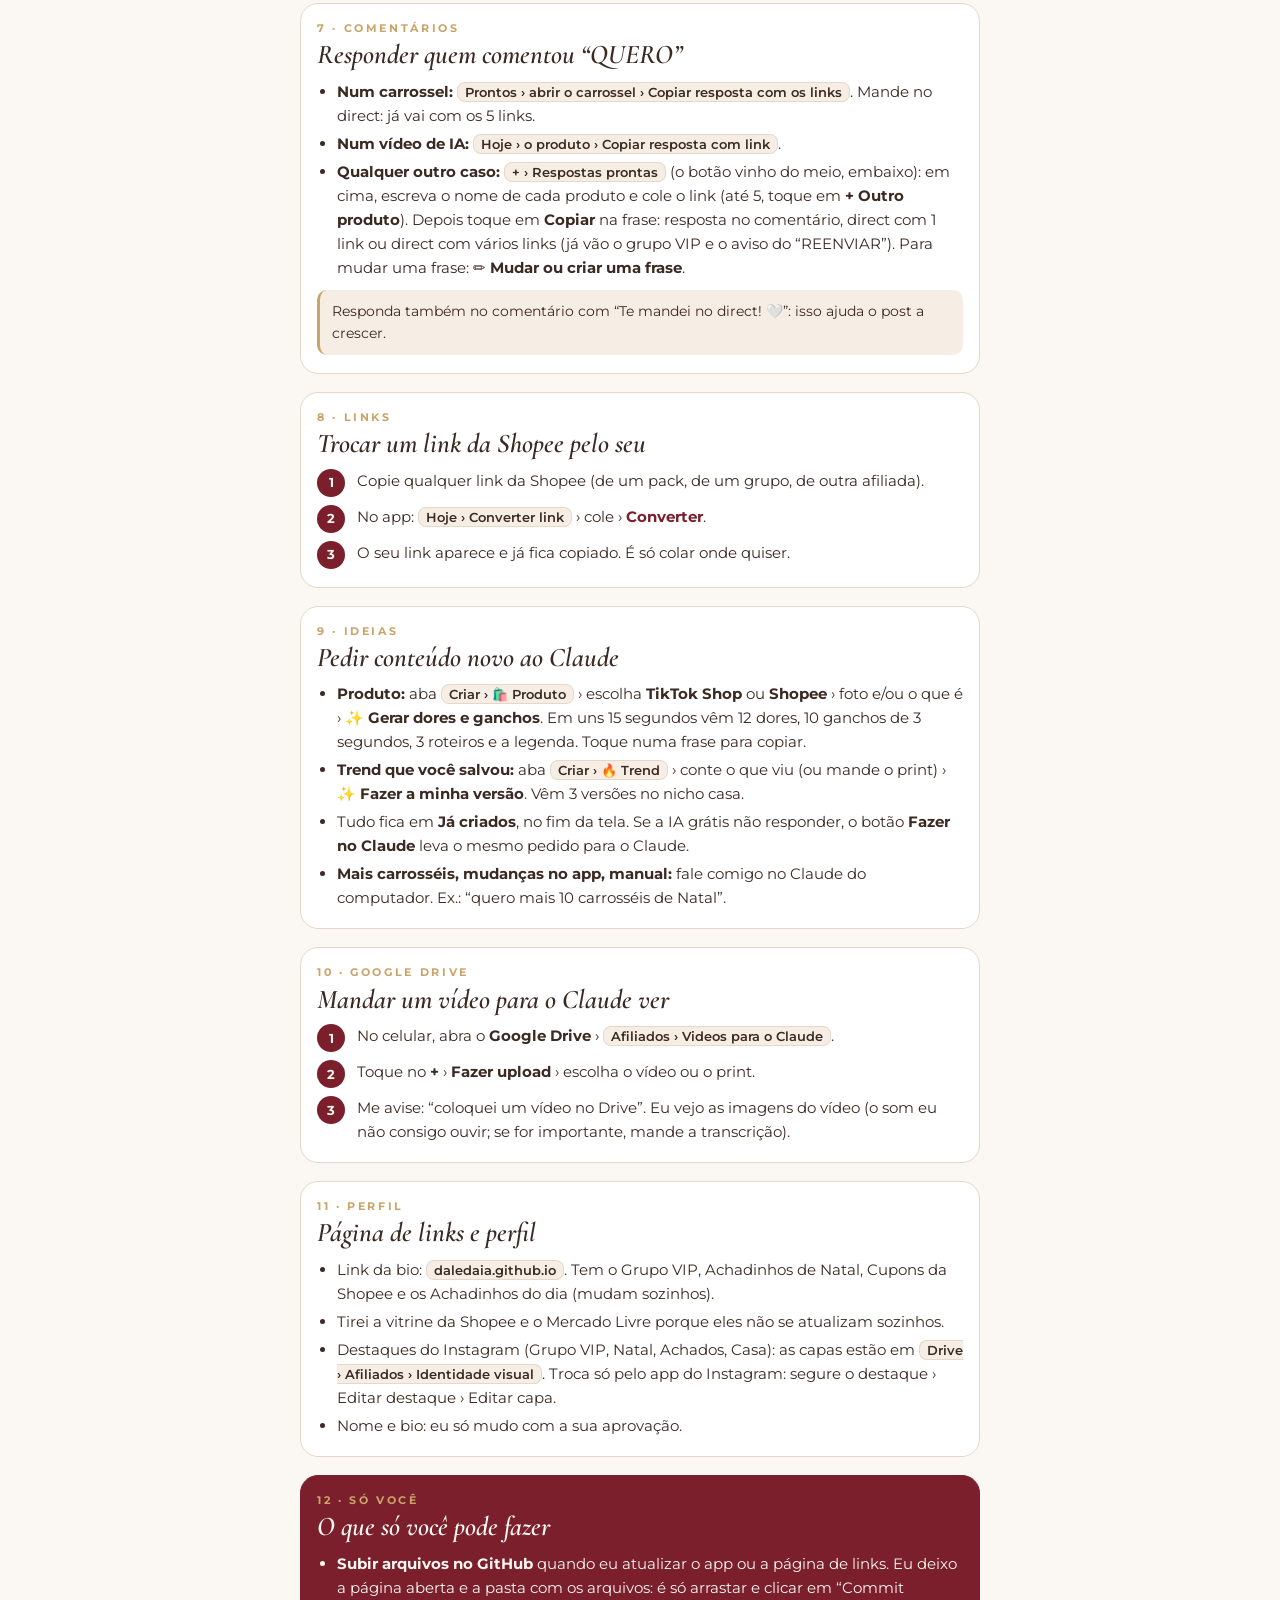
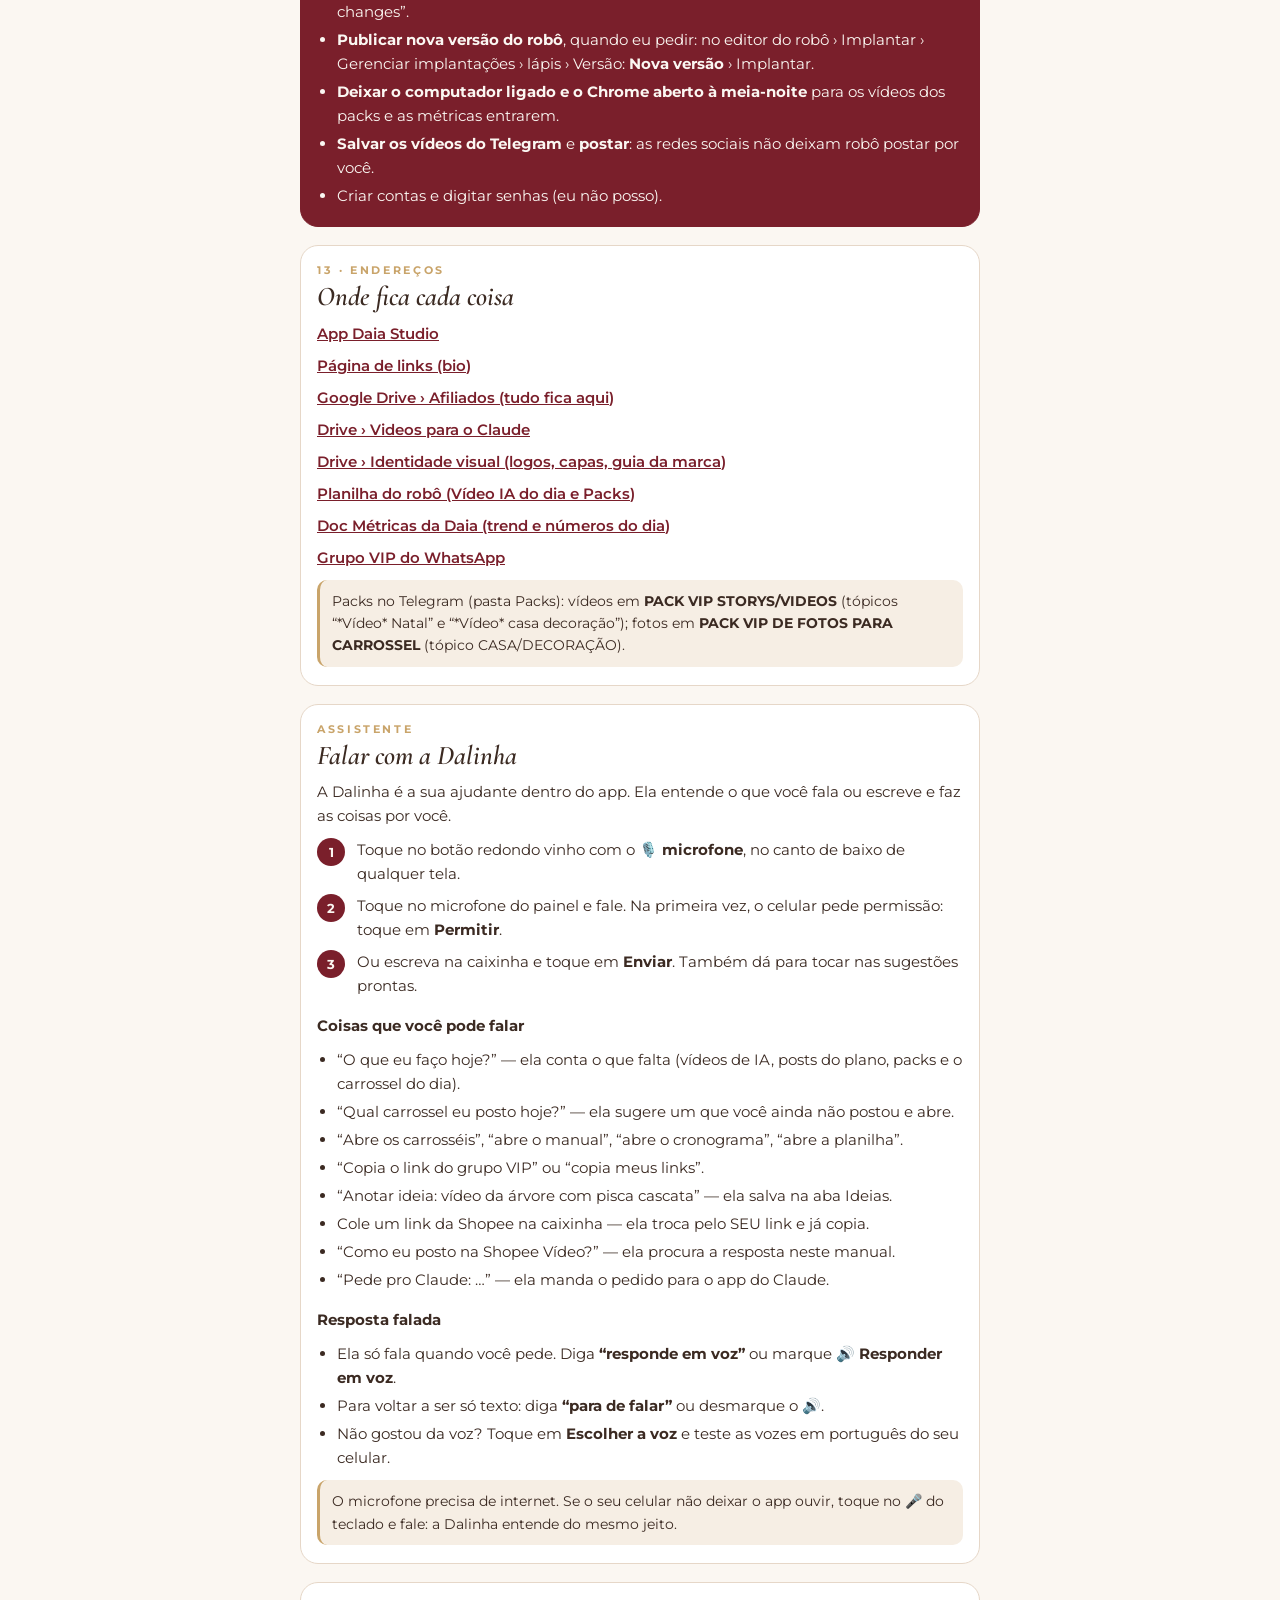
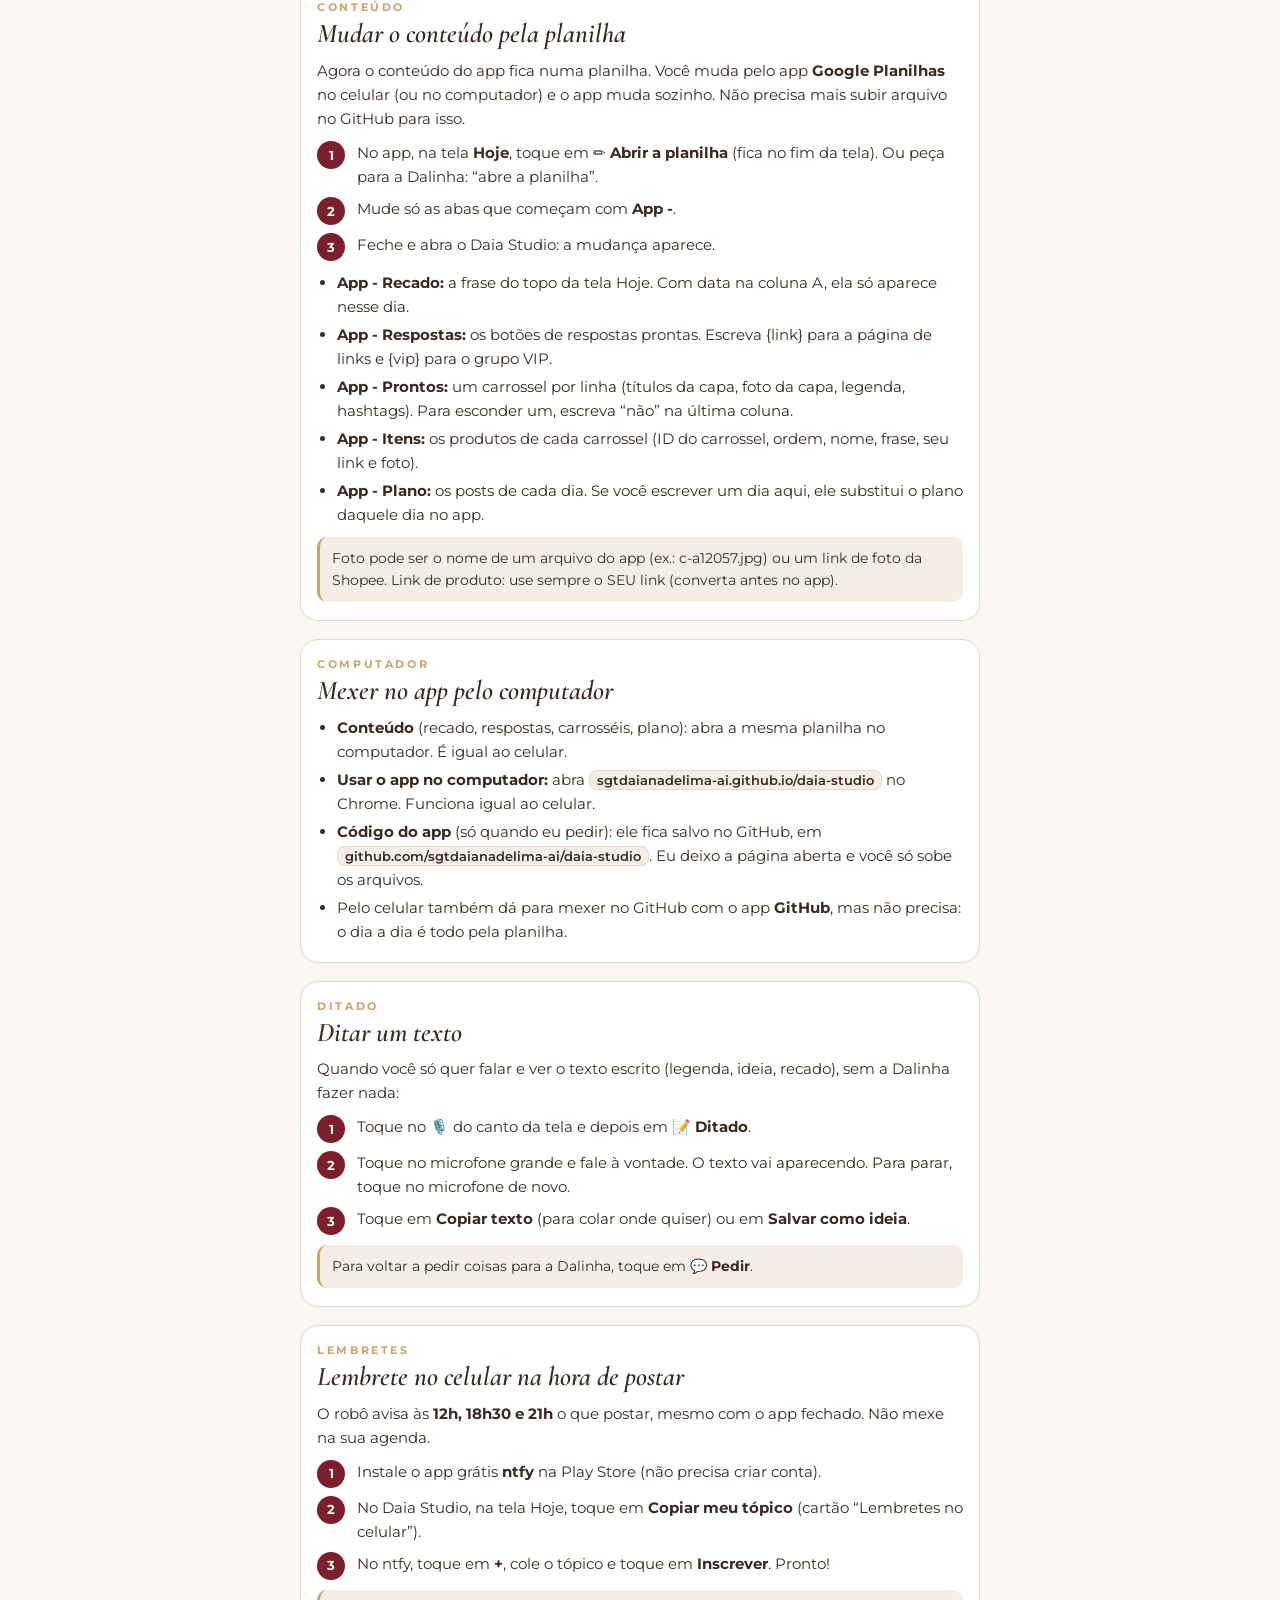
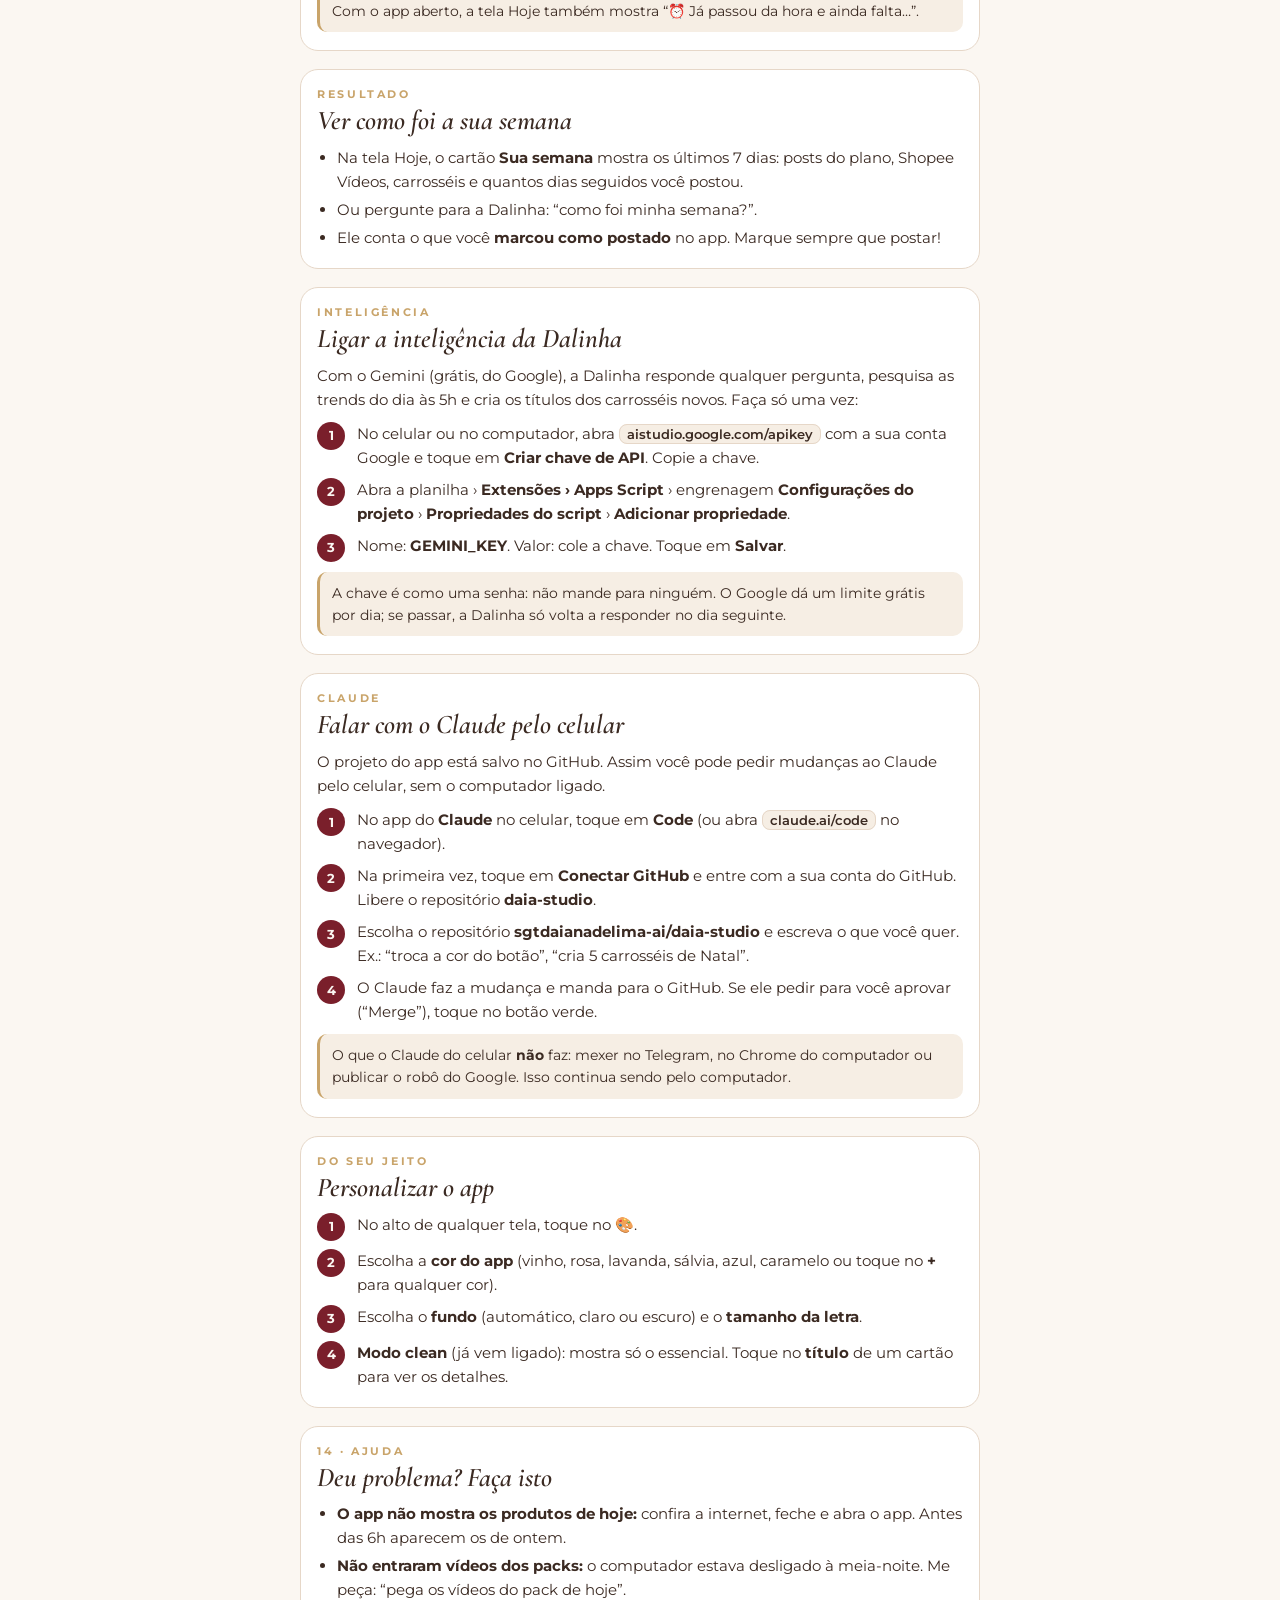
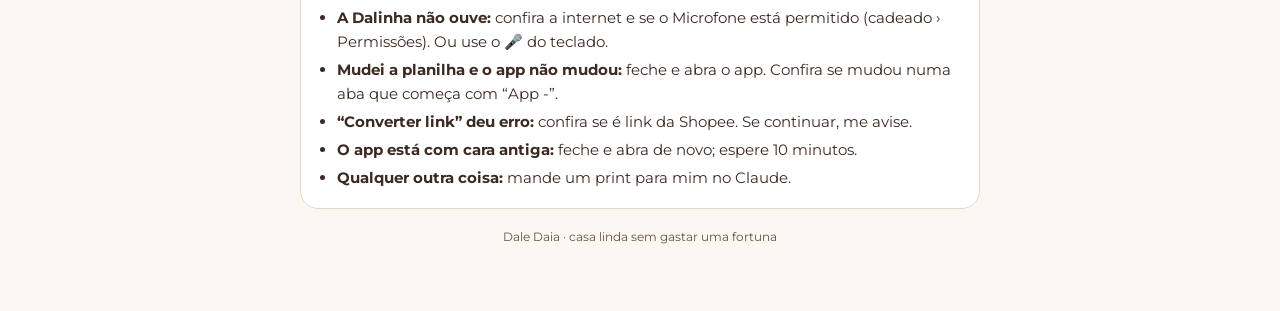
<file: manual.html>
<!doctype html><html lang="pt-BR"><head><meta charset="utf-8"><meta name="viewport" content="width=device-width,initial-scale=1,viewport-fit=cover"><meta name="theme-color" content="#FBF7F2"></head><body><title>Manual Dale Daia</title>
<meta name="claude:viewport-fit-sides" content="cover">
<link rel="preconnect" href="https://fonts.googleapis.com">
<link rel="preconnect" href="https://fonts.gstatic.com" crossorigin>
<link rel="stylesheet" href="https://fonts.googleapis.com/css2?family=Cormorant+Garamond:ital,wght@1,500;1,600&family=Montserrat:wght@400;500;600;700&display=swap">
<style>
:root{
  --bg:#FBF7F2; --card:#FFFFFF; --line:#E6D7C8; --areia:#D9C4B0; --ink:#3B2A22; --soft:#6B4F3F;
  --vinho:#7A1F2B; --vinho-ink:#FBF7F2; --ouro:#C9A46A; --tip:#F6EEE4; --ok:#3F6B4A;
  --serif:"Cormorant Garamond",Georgia,serif; --sans:"Montserrat",system-ui,-apple-system,"Segoe UI",sans-serif;
}
@media (prefers-color-scheme: dark){ :root:not([data-theme="light"]){
  --bg:#1E1613; --card:#2A201C; --line:#3E302A; --areia:#5A4638; --ink:#F3E9DF; --soft:#D2BCA8;
  --vinho:#B23A4B; --vinho-ink:#FFF6EE; --ouro:#D8B57A; --tip:#33271F; --ok:#8FC59C; color-scheme:dark } }
:root[data-theme="dark"]{
  --bg:#1E1613; --card:#2A201C; --line:#3E302A; --areia:#5A4638; --ink:#F3E9DF; --soft:#D2BCA8;
  --vinho:#B23A4B; --vinho-ink:#FFF6EE; --ouro:#D8B57A; --tip:#33271F; --ok:#8FC59C; color-scheme:dark }
*{box-sizing:border-box}
body{background:var(--bg);color:var(--ink);font-family:var(--sans);font-size:15px;line-height:1.6;
  padding-left:max(16px,env(safe-area-inset-left,0px));padding-right:max(16px,env(safe-area-inset-right,0px));padding-block:24px 56px}
.wrap{max-width:680px;margin:0 auto;display:grid;gap:18px}
header{text-align:center;display:grid;gap:6px;justify-items:center;padding-bottom:6px}
header img{width:104px;height:104px;border-radius:50%}
h1{font-family:var(--serif);font-style:italic;font-weight:600;font-size:40px;line-height:1;margin:6px 0 0;text-wrap:balance}
.tag{font-size:11px;letter-spacing:.3em;text-transform:uppercase;color:var(--soft);margin:0}
.lead{color:var(--soft);margin:4px 0 0;max-width:52ch}
hr.gold{width:56px;height:2px;border:0;background:var(--ouro);margin:8px auto 0}
nav.toc{background:var(--card);border:1px solid var(--line);border-radius:18px;padding:14px 16px}
nav.toc b{font-family:var(--serif);font-style:italic;font-size:20px;font-weight:600}
nav.toc ol{margin:8px 0 0;padding-left:20px;display:grid;gap:4px}
nav.toc a{color:var(--vinho);text-decoration:none;font-weight:600}
section{background:var(--card);border:1px solid var(--line);border-radius:18px;padding:18px 16px;display:grid;gap:10px;min-width:0}
section.vip{background:var(--vinho);border-color:var(--vinho);color:var(--vinho-ink)}
section.vip h2,section.vip p,section.vip li{color:var(--vinho-ink)}
h2{font-family:var(--serif);font-style:italic;font-weight:600;font-size:27px;line-height:1.1;margin:0;text-wrap:balance}
h2 small{display:block;font-family:var(--sans);font-style:normal;font-size:11px;letter-spacing:.24em;text-transform:uppercase;color:var(--ouro);margin-bottom:6px;font-weight:700}
h3{font-size:15px;margin:6px 0 0;font-weight:700}
p{margin:0}
ol.steps{margin:0;padding:0;list-style:none;counter-reset:s;display:grid;gap:8px}
ol.steps>li{counter-increment:s;position:relative;padding-left:40px;min-height:28px}
ol.steps>li::before{position:absolute;left:0;top:0;content:counter(s);width:28px;height:28px;border-radius:50%;background:var(--vinho);color:var(--vinho-ink);display:grid;place-items:center;font-weight:700;font-size:13px}
ul{margin:0;padding-left:20px;display:grid;gap:4px}
.path{display:inline;background:var(--tip);border:1px solid var(--line);border-radius:8px;padding:1px 7px;font-size:13px;font-weight:600;white-space:normal}
.btn{display:inline;font-weight:700;color:var(--vinho)}
.tip{background:var(--tip);border-left:3px solid var(--ouro);border-radius:10px;padding:10px 12px;font-size:14px}
.grid{display:grid;grid-template-columns:repeat(auto-fit,minmax(200px,1fr));gap:10px}
.mini{border:1px solid var(--line);border-radius:14px;padding:12px;display:grid;gap:4px}
.mini b{font-size:14px}
.mini span{font-size:13px;color:var(--soft)}
.when{font-size:12px;font-weight:700;letter-spacing:.08em;text-transform:uppercase;color:var(--ok)}
.links{display:grid;gap:8px}
.links a{display:block;color:var(--vinho);font-weight:600;word-break:break-word}
footer{text-align:center;color:var(--soft);font-size:12px}
</style>

<main class="wrap"><a href="./" style="color:var(--vinho);font-weight:700;text-decoration:none">‹ Voltar para o app</a>
<header>
  <img src="[data-uri]" alt="Logo Dale Daia" width="104" height="104">
  <h1>Manual Dale Daia</h1>
  <p class="tag">Tudo o que você precisa saber</p>
  <p class="lead">Cada coisa explicada passo a passo. Procure o que você quer fazer no índice e siga os números.</p>
  <hr class="gold">
</header>

<nav class="toc"><b>O que você quer fazer?</b>
<ol>
  <li><a href="#sozinho">Ver o que roda sozinho</a></li>
  <li><a href="#app">Abrir e atualizar o app</a></li>
  <li><a href="#videoia">Postar um vídeo de IA na Shopee Vídeo</a></li>
  <li><a href="#pack">Postar um vídeo pronto dos packs</a></li>
  <li><a href="#carrossel">Postar um carrossel pronto</a></li>
  <li><a href="#tiktok">Postar no TikTok</a></li>
  <li><a href="#quero">Responder quem comentou “QUERO”</a></li>
  <li><a href="#converter">Trocar um link da Shopee pelo seu</a></li>
  <li><a href="#novo">Pedir conteúdo novo ao Claude</a></li>
  <li><a href="#drive">Mandar um vídeo para o Claude ver</a></li>
  <li><a href="#links">Página de links e perfil</a></li>
  <li><a href="#voce">O que só você pode fazer</a></li>
  <li><a href="#onde">Onde fica cada coisa</a></li>
  <li><a href="#dalinha">Falar com a Dalinha (assistente de voz)</a></li>
  <li><a href="#planilha">Mudar o conteúdo do app pela planilha</a></li>
  <li><a href="#computador">Mexer no app pelo computador</a></li>
  <li><a href="#ditado">Ditar um texto (sem a Dalinha fazer nada)</a></li>
  <li><a href="#lembretes">Lembrete no celular na hora de postar</a></li>
  <li><a href="#semana">Ver como foi a sua semana</a></li>
  <li><a href="#gemini">Ligar a inteligência da Dalinha (Gemini)</a></li>
  <li><a href="#personalizar">Personalizar cores e deixar o app clean</a></li>
  <li><a href="#celular">Falar com o Claude pelo celular</a></li>
  <li><a href="#problema">Deu problema? Faça isto</a></li>
</ol></nav>

<section id="sozinho">
  <h2><small>1 · Sem você fazer nada</small>O que roda sozinho</h2>
  <div class="grid">
    <div class="mini"><span class="when">Todo dia às 6h</span><b>Robô da Shopee</b><span>Escolhe 3 produtos com comissão boa e coloca no app (tela Hoje) com o seu link, o pedido da foto, o pedido do vídeo e a legenda. Roda no Google: funciona mesmo com o computador desligado.</span></div>
    <div class="mini"><span class="when">Toda meia-noite</span><b>Vídeos dos packs e métricas</b><span>Pega até 6 vídeos novos do PACK VIP STORYS/VIDEOS (Natal e casa), troca o link pelo seu e coloca no app. Também lê seus números do TikTok e Instagram e escreve no doc “Métricas da Daia”. <b>Precisa do computador ligado e do Chrome aberto.</b></span></div>
    <div class="mini"><span class="when">Todo dia às 5h e 7h</span><b>Trend e carrossel do dia</b><span>Às 5h o robô pesquisa a trend que está bombando e coloca no plano (precisa da chave do Gemini). Às 7h ele monta um carrossel novo com 5 produtos da Shopee e o seu link.</span></div>
    <div class="mini"><span class="when">12h · 18h30 · 21h</span><b>Lembretes</b><span>O celular avisa a hora de postar pelo app ntfy.</span></div>
    <div class="mini"><span class="when">O tempo todo</span><b>Página de links</b><span>daledaia.github.io mostra os “Achadinhos do dia”, que mudam sozinhos com os produtos do robô.</span></div>
  </div>
</section>

<section id="app">
  <h2><small>2 · O aplicativo</small>Abrir e atualizar o app</h2>
  <p>O app se chama <b>Daia Studio</b>. Ele fica no seu celular como um ícone, igual aos outros aplicativos.</p>
  <ol class="steps">
    <li>Toque no ícone <b>Daia Studio</b>. Se não tiver o ícone, abra no Chrome: <span class="path">sgtdaianadelima-ai.github.io/daia-studio</span> › ⋮ › <b>Adicionar à tela inicial</b>.</li>
    <li>Embaixo tem as abas: <b>Hoje</b> (meta do dia e cronograma), <b>Criar</b> (dores e ganchos de produto, versão de trend), <b>Parcerias</b>, <b>Curso</b>, <b>Prontos</b> (carrosséis prontos) e <b>IAs</b> (abre o Gemini, o ChatGPT, o Claude e o CapCut, com pedidos prontos).</li>
    <li><b>Meta de hoje</b>, no topo da tela Hoje: 3 Shopee Vídeo, 2 TikTok e 2 Instagram. As bolinhas se marcam sozinhas quando você marca um post do plano, um carrossel ou um extra, e quando o robô vê o post no seu perfil. Postou e não marcou? Toque na bolinha.</li>
    <li>Em <b>📈 Relatório</b> (tela Hoje) você vê a @daledaia rumo aos 2.000 (depois, 10.000), o grupo do WhatsApp, a análise do Claude do dia e o botão do relatório completo.</li>
    <li><b>Parcerias</b>: todo dia o robô sugere influenciadoras pequenas (até 30 mil). Toque no @ para ver o perfil, ✕ para tirar. Use <b>Copiar 1ª mensagem</b> e <b>Abrir conversa</b>; depois marque o status (Mandei mensagem, Negociando, Fechado). Cada uma tem um link só dela, que conta os cliques no grupo. Fechou? Toque em <b>🎬 Roteiros</b>, escolha o formato (3 stories, vídeo “olha o que chegou”, tela do grupo, antes e depois, destaque fixo) e copie: o link dela já vai junto.</li>
    <li><b>🎠 TikTok do grupo VIP</b> (Criar › Prontos, botão no topo, ou ⚙️ Ajustes): como criar a conta só de carrosséis, 15 carrosséis prontos (gancho, ordem das fotos, textos, legenda, pedidos para a IA criar as fotos), e as respostas para o comentário e o direct com o link do grupo.</li>
    <li><b>Curso</b>: cada aula da Mentoria com o que ela ensina e o que fazer. Filtros: <b>Você faz</b> (o que é com você), <b>O app já faz</b> e <b>Já fiz</b>. Dá para procurar por palavra.</li>
    <li>Quando eu avisar que atualizei o app: feche o app (tire da tela de apps abertos) e abra de novo. Se ainda estiver antigo, espere 10 minutos e repita.</li>
  </ol>
  <p class="tip">Ficou com dúvida? Este manual fica dentro do app: toque em <b>📖 Manual</b>, no alto de qualquer tela. Funciona até sem internet.</p>
  <p class="tip">Quer saber quanto postar? No app, toque em <b>🗓️ Cronograma</b>, no alto de qualquer tela. Ele mostra quantos TikToks, Reels, carrosséis, Shopee Vídeos e stories fazer em cada dia, com a lista por horário para marcar o que já fez.</p>
  <p class="tip">Tudo o que você marca no app (postado, ideias, produtos) fica salvo só no seu celular.</p>
</section>

<section id="videoia">
  <h2><small>3 · Shopee Vídeo</small>Postar um vídeo de IA</h2>
  <p>No app: <span class="path">Hoje › Shopee Vídeo de hoje</span>. São 3 produtos por dia, um vídeo por produto.</p>
  <p>Antes de começar, olhe o cartão do produto: em <b>📷 Mais fotos</b>, toque numa foto para salvar a mais bonita. Se tiver várias cores, toque em <span class="btn">🎨 Salvar foto das cores</span>: ela junta todas as cores numa imagem só, para você colocar como figurinha no vídeo.</p>
  <p>Abra também <b>🔁 Outras opções boas</b>. O robô escolhe pelo equilíbrio: comissão boa, vendas no meio termo e nota alta. Só o app da Shopee mostra quantas afiliadas já divulgam: no produto, toque em <b>Compartilhe para ganhar</b>. Se tiver muita gente, toque em <span class="btn">Usar este</span> numa opção. O app troca o pedido e a legenda sozinho.</p>
  <ol class="steps">
    <li>Toque em <span class="btn">📸 Fazer a foto no ChatGPT</span>. O celular abre a lista de apps: escolha o <b>ChatGPT</b> (ou o Gemini). A foto do produto e o pedido já vão juntos; se o pedido não aparecer escrito, é só colar. Salve a foto bonita que ele criar.</li>
    <li>Volte ao app e toque em <span class="btn">Copiar pedido do vídeo</span>. Abra o <b>YouTube Create</b> › <b>Gerar vídeo</b> › escolha a foto que o ChatGPT fez › cole o pedido.</li>
    <li>Com o vídeo pronto: <b>Usar vídeo</b> › seta para cima › <b>salvar no dispositivo</b>.</li>
    <li>No app, toque em <span class="btn">Abrir o produto</span>. Na Shopee: <b>Compartilhe para ganhar</b> › <b>Shopee Vídeo</b> › escolha o vídeo. Assim o produto já vai marcado.</li>
    <li>Toque em <span class="btn">Copiar legenda</span> e cole. Marque que o vídeo foi <b>feito com IA</b>. Poste.</li>
    <li>No app, toque em <span class="btn">Marcar como postado</span>.</li>
  </ol>
  <p class="tip"><b>Regra da Shopee:</b> o vídeo tem que mostrar todas as cores e modelos do produto do link, senão ele é escondido. Use a foto das cores. Um produto por vídeo. Coloque também sua marca d’água “Dale Daia” no canto (no YouTube Create, use Texto).</p>
</section>

<section id="pack">
  <h2><small>4 · Vídeos prontos</small>Postar um vídeo dos packs</h2>
  <p>No app: <span class="path">Hoje › Vídeos dos seus packs</span>. Cada vídeo mostra onde ele está, por exemplo: <span class="path">Telegram › PACK VIP STORYS/VIDEOS › tópico “*Vídeo* Natal”</span>.</p>
  <ol class="steps">
    <li>Toque em <span class="btn">Abrir no Telegram</span>. O Telegram abre direto no vídeo certo.</li>
    <li>No Telegram, toque no vídeo para abrir grande › ⋮ (três pontinhos, em cima) › <b>Salvar na galeria</b>.</li>
    <li>Volte ao app e toque em <span class="btn">Copiar meu link</span>. Esse link já é o SEU link de afiliada.</li>
    <li>Na Shopee Vídeo: abra o link copiado no navegador (ele leva ao produto) › <b>Compartilhe para ganhar</b> › <b>Shopee Vídeo</b> › escolha o vídeo salvo.</li>
    <li>Toque em <span class="btn">Copiar legenda</span>, cole e poste. Pode postar o mesmo vídeo também no TikTok e no Reels.</li>
  </ol>
</section>

<section id="carrossel">
  <h2><small>5 · Instagram</small>Postar um carrossel pronto</h2>
  <p>No app: <span class="path">Prontos</span>. São 15 carrosséis de achadinhos, com capa de mulher e fotos reais dos produtos (do seu PACK VIP DE FOTOS PARA CARROSSEL). Todos os links já são seus.</p>
  <ol class="steps">
    <li>Escolha um carrossel e toque em <span class="btn">Abrir</span>. Espere as 7 imagens aparecerem.</li>
    <li>Em <b>Formato</b>, deixe <b>Instagram (4:5)</b>.</li>
    <li>Toque em <span class="btn">Postar (envia as imagens)</span> › escolha o <b>Instagram</b> › <b>Feed</b>. A legenda já fica copiada: é só colar.</li>
    <li>Se o celular não abrir o Instagram direto, toque em <span class="btn">Salvar imagens</span> e poste pela galeria.</li>
    <li>Toque em <span class="btn">Marcar como postado</span>.</li>
  </ol>
  <p class="tip">Quer trocar a capa por uma foto sua? Dentro do carrossel aberto, toque em “Usar uma foto sua na capa”.</p>
</section>

<section id="tiktok">
  <h2><small>6 · TikTok</small>Postar no TikTok</h2>
  <h3>Carrossel (modo foto)</h3>
  <ol class="steps">
    <li>No app, abra um carrossel em <span class="path">Prontos</span> e troque o formato para <b>TikTok (9:16)</b>.</li>
    <li>Toque em <span class="btn">Postar</span> › <b>TikTok</b> › modo <b>Foto</b>. Escolha um áudio em alta e cole a legenda.</li>
  </ol>
  <h3>Vídeo</h3>
  <ul>
    <li>Use os vídeos de IA (seção 3) ou os vídeos dos packs (seção 4). No TikTok, escolha um áudio em alta.</li>
    <li>Vídeo gravado por você: edite no TikTok ou no CapCut (legendas automáticas e música). Para ideia, gancho, roteiro ou legenda: aba <span class="path">IA</span> › escreva o tema › escolha o pedido › <b>Enviar ao Claude</b>.</li>
    <li>A trend e o áudio do dia estão no doc <b>Métricas da Daia</b>, na linha “Faça hoje”.</li>
  </ul>
</section>

<section id="quero">
  <h2><small>7 · Comentários</small>Responder quem comentou “QUERO”</h2>
  <ul>
    <li><b>Num carrossel:</b> <span class="path">Prontos › abrir o carrossel › Copiar resposta com os links</span>. Mande no direct: já vai com os 5 links.</li>
    <li><b>Num vídeo de IA:</b> <span class="path">Hoje › o produto › Copiar resposta com link</span>.</li>
    <li><b>Qualquer outro caso:</b> <span class="path">+ › Respostas prontas</span> (o botão vinho do meio, embaixo): em cima, escreva o nome de cada produto e cole o link (até 5, toque em <b>+ Outro produto</b>). Depois toque em <b>Copiar</b> na frase: resposta no comentário, direct com 1 link ou direct com vários links (já vão o grupo VIP e o aviso do “REENVIAR”). Para mudar uma frase: <b>✏️ Mudar ou criar uma frase</b>.</li>
  </ul>
  <p class="tip">Responda também no comentário com “Te mandei no direct! 🤍”: isso ajuda o post a crescer.</p>
</section>

<section id="converter">
  <h2><small>8 · Links</small>Trocar um link da Shopee pelo seu</h2>
  <ol class="steps">
    <li>Copie qualquer link da Shopee (de um pack, de um grupo, de outra afiliada).</li>
    <li>No app: <span class="path">Hoje › Converter link</span> › cole › <span class="btn">Converter</span>.</li>
    <li>O seu link aparece e já fica copiado. É só colar onde quiser.</li>
  </ol>
</section>

<section id="novo">
  <h2><small>9 · Ideias</small>Pedir conteúdo novo ao Claude</h2>
  <ul>
    <li><b>Produto:</b> aba <span class="path">Criar › 🛍️ Produto</span> › escolha <b>TikTok Shop</b> ou <b>Shopee</b> › foto e/ou o que é › <b>✨ Gerar dores e ganchos</b>. Em uns 15 segundos vêm 12 dores, 10 ganchos de 3 segundos, 3 roteiros e a legenda. Toque numa frase para copiar.</li>
    <li><b>Trend que você salvou:</b> aba <span class="path">Criar › 🔥 Trend</span> › conte o que viu (ou mande o print) › <b>✨ Fazer a minha versão</b>. Vêm 3 versões no nicho casa.</li>
    <li>Tudo fica em <b>Já criados</b>, no fim da tela. Se a IA grátis não responder, o botão <b>Fazer no Claude</b> leva o mesmo pedido para o Claude.</li>
    <li><b>Mais carrosséis, mudanças no app, manual:</b> fale comigo no Claude do computador. Ex.: “quero mais 10 carrosséis de Natal”.</li>
  </ul>
</section>

<section id="drive">
  <h2><small>10 · Google Drive</small>Mandar um vídeo para o Claude ver</h2>
  <ol class="steps">
    <li>No celular, abra o <b>Google Drive</b> › <span class="path">Afiliados › Videos para o Claude</span>.</li>
    <li>Toque no <b>+</b> › <b>Fazer upload</b> › escolha o vídeo ou o print.</li>
    <li>Me avise: “coloquei um vídeo no Drive”. Eu vejo as imagens do vídeo (o som eu não consigo ouvir; se for importante, mande a transcrição).</li>
  </ol>
</section>

<section id="links">
  <h2><small>11 · Perfil</small>Página de links e perfil</h2>
  <ul>
    <li>Link da bio: <span class="path">daledaia.github.io</span>. Tem o Grupo VIP, Achadinhos de Natal, Cupons da Shopee e os Achadinhos do dia (mudam sozinhos).</li>
    <li>Tirei a vitrine da Shopee e o Mercado Livre porque eles não se atualizam sozinhos.</li>
    <li>Destaques do Instagram (Grupo VIP, Natal, Achados, Casa): as capas estão em <span class="path">Drive › Afiliados › Identidade visual</span>. Troca só pelo app do Instagram: segure o destaque › Editar destaque › Editar capa.</li>
    <li>Nome e bio: eu só mudo com a sua aprovação.</li>
  </ul>
</section>

<section id="voce" class="vip">
  <h2><small>12 · Só você</small>O que só você pode fazer</h2>
  <ul>
    <li><b>Subir arquivos no GitHub</b> quando eu atualizar o app ou a página de links. Eu deixo a página aberta e a pasta com os arquivos: é só arrastar e clicar em “Commit changes”.</li>
    <li><b>Publicar nova versão do robô</b>, quando eu pedir: no editor do robô › Implantar › Gerenciar implantações › lápis › Versão: <b>Nova versão</b> › Implantar.</li>
    <li><b>Deixar o computador ligado e o Chrome aberto à meia-noite</b> para os vídeos dos packs e as métricas entrarem.</li>
    <li><b>Salvar os vídeos do Telegram</b> e <b>postar</b>: as redes sociais não deixam robô postar por você.</li>
    <li>Criar contas e digitar senhas (eu não posso).</li>
  </ul>
</section>

<section id="onde">
  <h2><small>13 · Endereços</small>Onde fica cada coisa</h2>
  <div class="links">
    <a href="https://sgtdaianadelima-ai.github.io/daia-studio/" target="_blank" rel="noopener">App Daia Studio</a>
    <a href="https://daledaia.github.io" target="_blank" rel="noopener">Página de links (bio)</a>
    <a href="https://drive.google.com/drive/folders/1bDoZob1jAECV8ozXkOOS3POg_YUQ5n0I" target="_blank" rel="noopener">Google Drive › Afiliados (tudo fica aqui)</a>
    <a href="https://drive.google.com/drive/folders/1PG8KKAmeaqAlG_ZOagzlmJo-FOJQFttb" target="_blank" rel="noopener">Drive › Videos para o Claude</a>
    <a href="https://drive.google.com/drive/folders/16GFSreNjQJnL7Lo0Srgy1cZvbKVxtUnd" target="_blank" rel="noopener">Drive › Identidade visual (logos, capas, guia da marca)</a>
    <a href="https://docs.google.com/spreadsheets/d/1aVQHfnnTc8kui8VHRQxt7vyP75S87wBq-RuoiOyyJyU" target="_blank" rel="noopener">Planilha do robô (Vídeo IA do dia e Packs)</a>
    <a href="https://claude.ai/artifact/5Pgs6xkAreQUUq4XfRujjr" target="_blank" rel="noopener">Doc Métricas da Daia (trend e números do dia)</a>
    <a href="https://chat.whatsapp.com/E6jfFnVCMfN9Byt4p1nEtm" target="_blank" rel="noopener">Grupo VIP do WhatsApp</a>
  </div>
  <p class="tip">Packs no Telegram (pasta Packs): vídeos em <b>PACK VIP STORYS/VIDEOS</b> (tópicos “*Vídeo* Natal” e “*Vídeo* casa decoração”); fotos em <b>PACK VIP DE FOTOS PARA CARROSSEL</b> (tópico CASA/DECORAÇÃO).</p>
</section>

<section id="dalinha">
  <h2><small>Assistente</small>Falar com a Dalinha</h2>
  <p>A Dalinha é a sua ajudante dentro do app. Ela entende o que você fala ou escreve e faz as coisas por você.</p>
  <ol class="steps">
    <li>Toque no botão redondo vinho com o <b>🎙️ microfone</b>, no canto de baixo de qualquer tela.</li>
    <li>Toque no microfone do painel e fale. Na primeira vez, o celular pede permissão: toque em <b>Permitir</b>.</li>
    <li>Ou escreva na caixinha e toque em <b>Enviar</b>. Também dá para tocar nas sugestões prontas.</li>
  </ol>
  <h3>Coisas que você pode falar</h3>
  <ul>
    <li>“O que eu faço hoje?” — ela conta o que falta (vídeos de IA, posts do plano, packs e o carrossel do dia).</li>
    <li>“Qual carrossel eu posto hoje?” — ela sugere um que você ainda não postou e abre.</li>
    <li>“Abre os carrosséis”, “abre o manual”, “abre o cronograma”, “abre a planilha”.</li>
    <li>“Copia o link do grupo VIP” ou “copia meus links”.</li>
    <li>“Anotar ideia: vídeo da árvore com pisca cascata” — ela salva na aba Ideias.</li>
    <li>Cole um link da Shopee na caixinha — ela troca pelo SEU link e já copia.</li>
    <li>“Como eu posto na Shopee Vídeo?” — ela procura a resposta neste manual.</li>
    <li>“Pede pro Claude: …” — ela manda o pedido para o app do Claude.</li>
  </ul>
  <h3>Resposta falada</h3>
  <ul>
    <li>Ela só fala quando você pede. Diga <b>“responde em voz”</b> ou marque <b>🔊 Responder em voz</b>.</li>
    <li>Para voltar a ser só texto: diga <b>“para de falar”</b> ou desmarque o 🔊.</li>
    <li>Não gostou da voz? Toque em <b>Escolher a voz</b> e teste as vozes em português do seu celular.</li>
  </ul>
  <p class="tip">O microfone precisa de internet. Se o seu celular não deixar o app ouvir, toque no 🎤 do teclado e fale: a Dalinha entende do mesmo jeito.</p>
</section>

<section id="planilha">
  <h2><small>Conteúdo</small>Mudar o conteúdo pela planilha</h2>
  <p>Agora o conteúdo do app fica numa planilha. Você muda pelo app <b>Google Planilhas</b> no celular (ou no computador) e o app muda sozinho. Não precisa mais subir arquivo no GitHub para isso.</p>
  <ol class="steps">
    <li>No app, na tela <b>Hoje</b>, toque em <b>✏️ Abrir a planilha</b> (fica no fim da tela). Ou peça para a Dalinha: “abre a planilha”.</li>
    <li>Mude só as abas que começam com <b>App -</b>.</li>
    <li>Feche e abra o Daia Studio: a mudança aparece.</li>
  </ol>
  <ul>
    <li><b>App - Recado:</b> a frase do topo da tela Hoje. Com data na coluna A, ela só aparece nesse dia.</li>
    <li><b>App - Respostas:</b> os botões de respostas prontas. Escreva {link} para a página de links e {vip} para o grupo VIP.</li>
    <li><b>App - Prontos:</b> um carrossel por linha (títulos da capa, foto da capa, legenda, hashtags). Para esconder um, escreva “não” na última coluna.</li>
    <li><b>App - Itens:</b> os produtos de cada carrossel (ID do carrossel, ordem, nome, frase, seu link e foto).</li>
    <li><b>App - Plano:</b> os posts de cada dia. Se você escrever um dia aqui, ele substitui o plano daquele dia no app.</li>
  </ul>
  <p class="tip">Foto pode ser o nome de um arquivo do app (ex.: c-a12057.jpg) ou um link de foto da Shopee. Link de produto: use sempre o SEU link (converta antes no app).</p>
</section>

<section id="computador">
  <h2><small>Computador</small>Mexer no app pelo computador</h2>
  <ul>
    <li><b>Conteúdo</b> (recado, respostas, carrosséis, plano): abra a mesma planilha no computador. É igual ao celular.</li>
    <li><b>Usar o app no computador:</b> abra <span class="path">sgtdaianadelima-ai.github.io/daia-studio</span> no Chrome. Funciona igual ao celular.</li>
    <li><b>Código do app</b> (só quando eu pedir): ele fica salvo no GitHub, em <span class="path">github.com/sgtdaianadelima-ai/daia-studio</span>. Eu deixo a página aberta e você só sobe os arquivos.</li>
    <li>Pelo celular também dá para mexer no GitHub com o app <b>GitHub</b>, mas não precisa: o dia a dia é todo pela planilha.</li>
  </ul>
</section>

<section id="ditado">
  <h2><small>Ditado</small>Ditar um texto</h2>
  <p>Quando você só quer falar e ver o texto escrito (legenda, ideia, recado), sem a Dalinha fazer nada:</p>
  <ol class="steps">
    <li>Toque no 🎙️ do canto da tela e depois em <b>📝 Ditado</b>.</li>
    <li>Toque no microfone grande e fale à vontade. O texto vai aparecendo. Para parar, toque no microfone de novo.</li>
    <li>Toque em <b>Copiar texto</b> (para colar onde quiser) ou em <b>Salvar como ideia</b>.</li>
  </ol>
  <p class="tip">Para voltar a pedir coisas para a Dalinha, toque em <b>💬 Pedir</b>.</p>
</section>

<section id="lembretes">
  <h2><small>Lembretes</small>Lembrete no celular na hora de postar</h2>
  <p>O robô avisa às <b>12h, 18h30 e 21h</b> o que postar, mesmo com o app fechado. Não mexe na sua agenda.</p>
  <ol class="steps">
    <li>Instale o app grátis <b>ntfy</b> na Play Store (não precisa criar conta).</li>
    <li>No Daia Studio, na tela Hoje, toque em <b>Copiar meu tópico</b> (cartão “Lembretes no celular”).</li>
    <li>No ntfy, toque em <b>+</b>, cole o tópico e toque em <b>Inscrever</b>. Pronto!</li>
  </ol>
  <p class="tip">Com o app aberto, a tela Hoje também mostra “⏰ Já passou da hora e ainda falta…”.</p>
</section>

<section id="semana">
  <h2><small>Resultado</small>Ver como foi a sua semana</h2>
  <ul>
    <li>Na tela Hoje, o cartão <b>Sua semana</b> mostra os últimos 7 dias: posts do plano, Shopee Vídeos, carrosséis e quantos dias seguidos você postou.</li>
    <li>Ou pergunte para a Dalinha: “como foi minha semana?”.</li>
    <li>Ele conta o que você <b>marcou como postado</b> no app. Marque sempre que postar!</li>
  </ul>
</section>

<section id="gemini">
  <h2><small>Inteligência</small>Ligar a inteligência da Dalinha</h2>
  <p>Com o Gemini (grátis, do Google), a Dalinha responde qualquer pergunta, pesquisa as trends do dia às 5h e cria os títulos dos carrosséis novos. Faça só uma vez:</p>
  <ol class="steps">
    <li>No celular ou no computador, abra <span class="path">aistudio.google.com/apikey</span> com a sua conta Google e toque em <b>Criar chave de API</b>. Copie a chave.</li>
    <li>Abra a planilha › <b>Extensões › Apps Script</b> › engrenagem <b>Configurações do projeto</b> › <b>Propriedades do script</b> › <b>Adicionar propriedade</b>.</li>
    <li>Nome: <b>GEMINI_KEY</b>. Valor: cole a chave. Toque em <b>Salvar</b>.</li>
  </ol>
  <p class="tip">A chave é como uma senha: não mande para ninguém. O Google dá um limite grátis por dia; se passar, a Dalinha só volta a responder no dia seguinte.</p>
</section>

<section id="celular">
  <h2><small>Claude</small>Falar com o Claude pelo celular</h2>
  <p>O projeto do app está salvo no GitHub. Assim você pode pedir mudanças ao Claude pelo celular, sem o computador ligado.</p>
  <ol class="steps">
    <li>No app do <b>Claude</b> no celular, toque em <b>Code</b> (ou abra <span class="path">claude.ai/code</span> no navegador).</li>
    <li>Na primeira vez, toque em <b>Conectar GitHub</b> e entre com a sua conta do GitHub. Libere o repositório <b>daia-studio</b>.</li>
    <li>Escolha o repositório <b>sgtdaianadelima-ai/daia-studio</b> e escreva o que você quer. Ex.: “troca a cor do botão”, “cria 5 carrosséis de Natal”.</li>
    <li>O Claude faz a mudança e manda para o GitHub. Se ele pedir para você aprovar (“Merge”), toque no botão verde.</li>
  </ol>
  <p class="tip">O que o Claude do celular <b>não</b> faz: mexer no Telegram, no Chrome do computador ou publicar o robô do Google. Isso continua sendo pelo computador.</p>
</section>

<section id="personalizar">
  <h2><small>Do seu jeito</small>Personalizar o app</h2>
  <ol class="steps">
    <li>No alto de qualquer tela, toque no <b>🎨</b>.</li>
    <li>Escolha a <b>cor do app</b> (vinho, rosa, lavanda, sálvia, azul, caramelo ou toque no <b>+</b> para qualquer cor).</li>
    <li>Escolha o <b>fundo</b> (automático, claro ou escuro) e o <b>tamanho da letra</b>.</li>
    <li><b>Modo clean</b> (já vem ligado): mostra só o essencial. Toque no <b>título</b> de um cartão para ver os detalhes.</li>
  </ol>
</section>

<section id="problema">
  <h2><small>14 · Ajuda</small>Deu problema? Faça isto</h2>
  <ul>
    <li><b>O app não mostra os produtos de hoje:</b> confira a internet, feche e abra o app. Antes das 6h aparecem os de ontem.</li>
    <li><b>Não entraram vídeos dos packs:</b> o computador estava desligado à meia-noite. Me peça: “pega os vídeos do pack de hoje”.</li>
    <li><b>A Dalinha não ouve:</b> confira a internet e se o Microfone está permitido (cadeado › Permissões). Ou use o 🎤 do teclado.</li>
    <li><b>Mudei a planilha e o app não mudou:</b> feche e abra o app. Confira se mudou numa aba que começa com “App -”.</li>
    <li><b>“Converter link” deu erro:</b> confira se é link da Shopee. Se continuar, me avise.</li>
    <li><b>O app está com cara antiga:</b> feche e abra de novo; espere 10 minutos.</li>
    <li><b>Qualquer outra coisa:</b> mande um print para mim no Claude.</li>
  </ul>
</section>

<footer>Dale Daia · casa linda sem gastar uma fortuna</footer>
</main>
</body></html>
</file>
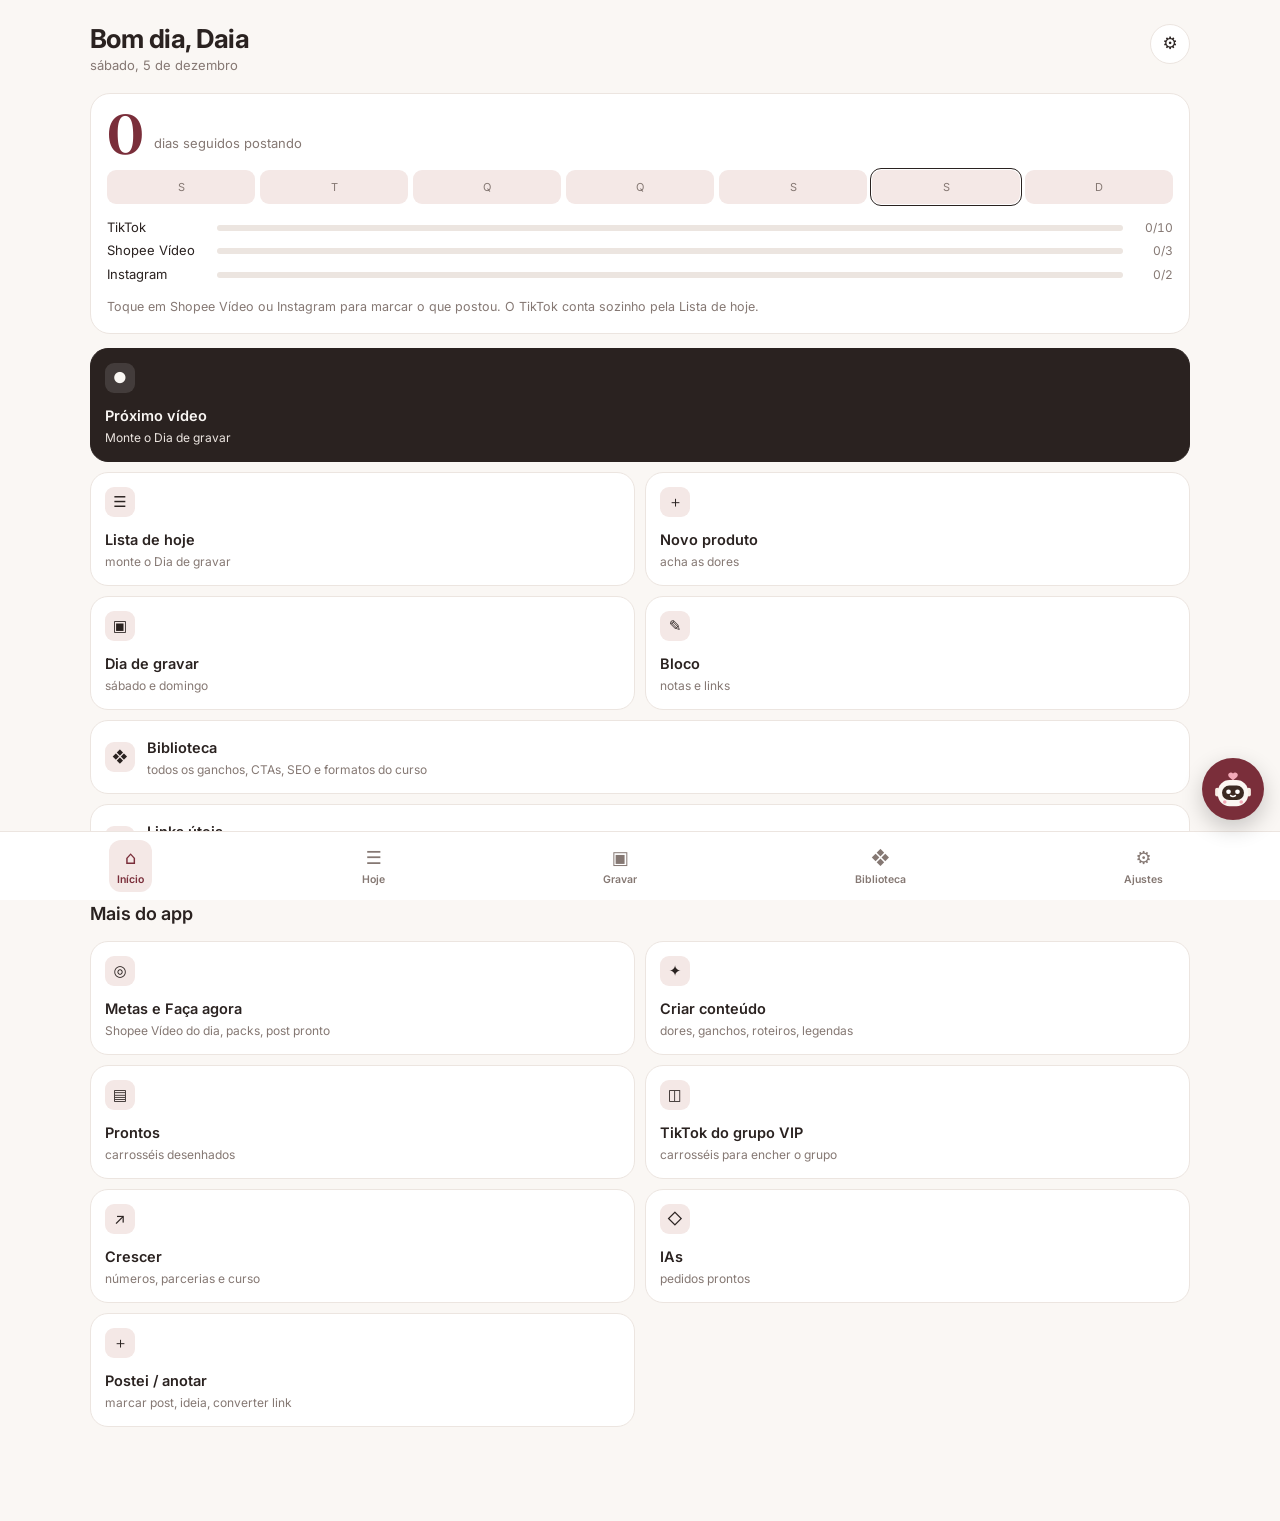
<file: novo.html>
<!doctype html>
<html lang="pt-BR">
<head>
<meta charset="utf-8">
<script src="sync.js"></script>
<script src="visual.js"></script>
<meta name="viewport" content="width=device-width,initial-scale=1,viewport-fit=cover">
<title>Daia Studio</title>
<meta name="theme-color" content="#FAF7F4">
<link rel="manifest" href="manifest.webmanifest">
<link rel="icon" href="icon-192.png">
<link rel="apple-touch-icon" href="icon-192.png">
<link rel="preconnect" href="https://fonts.googleapis.com">
<link rel="stylesheet" href="https://fonts.googleapis.com/css2?family=Inter:wght@400;500;600;700&family=Fraunces:opsz,wght@9..144,400;9..144,500;9..144,600&family=Quicksand:wght@500;600;700&family=Nunito:wght@400;600;700&family=Caveat:wght@600&family=DM+Sans:wght@400;500;700&display=swap">
<style>
/* Daia Studio v54 — Início novo (atalhos + constância) › Lista de hoje (linha / quadro) › Modo gravação › Dia de gravar › Biblioteca fixa › Ajustes.
   Tudo do app antigo continua em index.html (tile "Tudo do app"). */
:root{
  --bg:#FAF7F4; --card:#FFFFFF; --ink:#2A2220; --mute:#857873; --line:#ECE5E0; --acc:#7A2E3A; --acc-soft:#F4E8E6; --ok:#4E7363; --ok-soft:#E6EFEA; --warn:#9A6B2E; --warn-soft:#F6EEE2;
  --rec-bg:#141212; --rec-ink:#F4F1EE;
  --f:"Inter",system-ui,-apple-system,"Segoe UI",sans-serif; --fn:"Fraunces",Georgia,serif;
}
@media (prefers-color-scheme: dark){:root:not([data-theme="light"]){--bg:#171413;--card:#211D1B;--ink:#F1EBE7;--mute:#A99C96;--line:#332D2A;--acc:#E09AA5;--acc-soft:#3A2427;--ok:#94C2AE;--ok-soft:#1E2B26;--warn:#DDB57A;--warn-soft:#2F2619;color-scheme:dark}}
:root[data-theme="dark"]{--bg:#171413;--card:#211D1B;--ink:#F1EBE7;--mute:#A99C96;--line:#332D2A;--acc:#E09AA5;--acc-soft:#3A2427;--ok:#94C2AE;--ok-soft:#1E2B26;--warn:#DDB57A;--warn-soft:#2F2619;color-scheme:dark}
*{box-sizing:border-box}
html,body{background:var(--bg)}
body{color:var(--ink);font-family:var(--f);font-size:15px;line-height:1.5;padding-left:max(16px,env(safe-area-inset-left,0px));padding-right:max(16px,env(safe-area-inset-right,0px));padding-block:16px 40px}
button{font:inherit;color:inherit;cursor:pointer;border:0;background:none}
button:focus-visible{outline:2px solid var(--acc);outline-offset:2px}
.app{max-width:440px;margin:0 auto}
/* tablet e tela larga: o app ocupa a tela toda (v58) */
@media (min-width:700px){body{font-size:16px;padding-left:max(32px,env(safe-area-inset-left,0px));padding-right:max(32px,env(safe-area-inset-right,0px))}.app{max-width:1100px}}
.aviso{font-size:12.5px;color:var(--mute);background:var(--card);border:1px solid var(--line);border-radius:12px;padding:10px 12px;margin-bottom:16px}
.tela[hidden]{display:none}
.voltar{display:inline-flex;align-items:center;gap:6px;font-size:14px;color:var(--mute);padding:6px 0;margin-bottom:6px}
h1{font-size:26px;font-weight:700;letter-spacing:-.02em;margin:0;line-height:1.15;text-wrap:balance}
h2{font-size:18px;font-weight:600;margin:22px 0 10px}
.sub{color:var(--mute);font-size:13px;margin:2px 0 0}

/* Início */
.topo{display:flex;justify-content:space-between;align-items:flex-start;gap:12px;margin-bottom:18px}
.streak{background:var(--card);border:1px solid var(--line);border-radius:20px;padding:16px;display:grid;gap:12px}
.streak .l1{display:flex;align-items:flex-end;gap:10px}
.streak .num{font-family:var(--fn);font-size:56px;line-height:.85;font-weight:600;color:var(--acc)}
.streak .l1 span{font-size:13px;color:var(--mute);padding-bottom:4px}
.semana{display:grid;grid-template-columns:repeat(7,1fr);gap:5px}
.semana i{font-style:normal;height:34px;border-radius:9px;background:var(--acc-soft);display:grid;place-items:center;font-size:11px;color:var(--mute)}
.semana i.ok{background:var(--acc);color:var(--card)}.semana i.hoje{outline:1.5px solid var(--ink);outline-offset:1px}
.missao{display:grid;grid-template-columns:100px 1fr 40px;align-items:center;gap:10px;font-size:13px}
.missao .b{height:6px;border-radius:3px;background:var(--line);overflow:hidden}.missao .b i{display:block;height:100%;background:var(--ink);border-radius:3px}
.missao span:last-child{font-size:12px;color:var(--mute);text-align:right;font-variant-numeric:tabular-nums}
.tiles{display:grid;grid-template-columns:1fr 1fr;gap:10px;margin-top:14px}
.tile{background:var(--card);border:1px solid var(--line);border-radius:18px;padding:14px;min-height:96px;display:flex;flex-direction:column;justify-content:space-between;gap:10px;text-align:left}
.tile b{font-weight:600;font-size:14.5px}.tile small{display:block;color:var(--mute);font-size:12px;font-weight:400;margin-top:2px}
.tile .ic{width:30px;height:30px;border-radius:9px;background:var(--acc-soft);display:grid;place-items:center;font-size:15px}
.tile.big{grid-column:span 2;background:var(--ink);color:var(--bg);border-color:var(--ink);min-height:86px}
.tile.big small{color:var(--line)}
.tile.big .ic{background:rgba(255,255,255,.12)}
.tile.lib{grid-column:span 2;flex-direction:row;align-items:center;justify-content:flex-start;gap:12px;min-height:0}

/* Noite */
.seg{display:grid;grid-template-columns:1fr 1fr;background:var(--line);border-radius:12px;padding:3px;margin:14px 0}
.seg button{padding:8px;border-radius:9px;font-size:13px;font-weight:600;color:var(--mute)}.seg button[aria-pressed="true"]{background:var(--card);color:var(--ink)}
.tl{position:relative;padding-left:4px}
.tl::before{content:"";position:absolute;left:13px;top:8px;bottom:8px;width:1.5px;background:var(--line)}
.it{position:relative;padding:0 0 16px 32px}
.it .dot{position:absolute;left:6px;top:4px;width:16px;height:16px;border-radius:50%;background:var(--bg);border:1.5px solid var(--mute)}
.it.ok .dot{background:var(--ok);border-color:var(--ok)}.it.gr .dot{background:var(--warn-soft);border-color:var(--warn)}
.it.now .dot{background:var(--ink);border-color:var(--ink);box-shadow:0 0 0 5px var(--acc-soft)}
.it .t{font-size:14.5px;font-weight:500;text-align:left;width:100%;display:flex;justify-content:space-between;gap:8px}
.it.ok .t{color:var(--mute);text-decoration:line-through}
.it .t small{font-size:11px;color:var(--mute);font-weight:400;white-space:nowrap;text-decoration:none}
.box{margin-top:8px;background:var(--card);border:1px solid var(--line);border-radius:16px;padding:14px;display:grid;gap:10px}
.box .lab{font-size:10.5px;letter-spacing:.12em;text-transform:uppercase;color:var(--mute);font-weight:600}
.box .gch{font-size:17px;font-weight:600;line-height:1.3}
.row{display:flex;flex-wrap:wrap;gap:6px}
.bt{border:1px solid var(--line);border-radius:10px;padding:8px 12px;font-size:13px;font-weight:600;background:var(--card)}
.bt.pri{background:var(--ink);color:var(--bg);border-color:var(--ink)}
.chip{font-size:11px;border-radius:99px;padding:3px 9px;font-weight:600}
.chip.prod{background:var(--acc-soft);color:var(--acc)}.chip.rec{background:var(--warn-soft);color:var(--warn)}.chip.nov{background:var(--ok-soft);color:var(--ok)}
.nocta{font-size:12px;color:var(--mute)}
/* quadro */
.cols{display:flex;gap:10px;overflow-x:auto;padding-bottom:10px;scroll-snap-type:x mandatory;margin-inline:-4px;padding-inline:4px}
.col{flex:0 0 82%;scroll-snap-align:start;background:var(--line);border-radius:16px;padding:10px;display:flex;flex-direction:column;gap:8px}
.col h3{margin:0 0 2px;font-size:12px;letter-spacing:.08em;text-transform:uppercase;color:var(--mute);display:flex;justify-content:space-between}
/* ===== Temas (estética + formas). Ficam salvos no celular. ===== */
h1{font-family:var(--fh,var(--f))}
:root[data-est="rosa"]{--bg:#FCEFF2;--card:#FFFFFF;--ink:#4A2C35;--mute:#A07C86;--line:#F5D9DF;--acc:#D46F88;--acc-soft:#FBE2E8;--ok:#5E9A84;--ok-soft:#E3F2EC;--warn:#C98A3E;--warn-soft:#FFF0DD;--f:"Quicksand",system-ui,sans-serif;--fn:"Quicksand",system-ui,sans-serif;--fh:"Quicksand",system-ui,sans-serif;color-scheme:light}
:root[data-est="rosa"] .tile,:root[data-est="rosa"] .streak,:root[data-est="rosa"] .lprod,:root[data-est="rosa"] .card1,:root[data-est="rosa"] .gr3 button,:root[data-est="rosa"] .qlist,:root[data-est="rosa"] .qp,:root[data-est="rosa"] .box{border-radius:26px;border-color:transparent;box-shadow:0 6px 18px rgba(212,111,136,.12)}
:root[data-est="rosa"] .bt,:root[data-est="rosa"] .qb,:root[data-est="rosa"] .nav1 button{border-radius:99px}
:root[data-est="rosa"] .tile.big{background:var(--acc);border-color:var(--acc);color:#fff}
:root[data-est="salvia"]{--bg:#E8ECE3;--card:#FAF8F2;--ink:#2E3A2D;--mute:#738070;--line:#D5DCCC;--acc:#5D7A59;--acc-soft:#DCE5D4;--ok:#5D7A59;--ok-soft:#DCE5D4;--warn:#A07A3C;--warn-soft:#F0E6D2;--f:"Nunito",system-ui,sans-serif;--fn:"Fraunces",Georgia,serif;--fh:"Fraunces",Georgia,serif;color-scheme:light}
:root[data-est="salvia"] h1{font-weight:400}
:root[data-est="salvia"] .tile,:root[data-est="salvia"] .streak,:root[data-est="salvia"] .lprod,:root[data-est="salvia"] .card1,:root[data-est="salvia"] .gr3 button,:root[data-est="salvia"] .qlist,:root[data-est="salvia"] .qp,:root[data-est="salvia"] .box{border-radius:28px 8px 28px 8px}
:root[data-est="salvia"] .tile.big{background:var(--acc);border-color:var(--acc);color:var(--card)}
:root[data-est="caderno"]{--bg:#FFFDF7;--card:#FFFFFF;--ink:#2D2A26;--mute:#8C857A;--line:#E8E0D0;--acc:#C2655A;--acc-soft:#FBE9E3;--ok:#4F8A6E;--ok-soft:#E2F1E9;--warn:#B08A2E;--warn-soft:#FFF2B8;--f:"DM Sans",system-ui,sans-serif;--fn:"Caveat",cursive;--fh:"Caveat",cursive;color-scheme:light}
:root[data-est="caderno"] body{background-image:radial-gradient(#E3DACA 1px,transparent 1px);background-size:16px 16px}
:root[data-est="caderno"] h1{font-size:38px;font-weight:600}
:root[data-est="caderno"] .tile,:root[data-est="caderno"] .streak,:root[data-est="caderno"] .lprod,:root[data-est="caderno"] .card1,:root[data-est="caderno"] .gr3 button,:root[data-est="caderno"] .qlist,:root[data-est="caderno"] .qp,:root[data-est="caderno"] .box{border-radius:6px;box-shadow:1px 2px 0 rgba(0,0,0,.06)}
:root[data-est="caderno"] .tile.big{background:#FFF2B8;color:var(--ink);border:1px dashed #D9C46A}
:root[data-est="caderno"] .ft{border-radius:2px;transform:rotate(-1deg)}:root[data-est="caderno"] .ft.c2,:root[data-est="caderno"] .ft.c4{transform:rotate(1.2deg)}
/* jeitos do Início */
#t-inicio.ini-lista .tiles{grid-template-columns:1fr;gap:0;background:var(--card);border:1px solid var(--line);border-radius:18px;padding:0 14px}
#t-inicio.ini-lista .tile{flex-direction:row;align-items:center;min-height:0;border:0;border-top:1px solid var(--line);border-radius:0;padding:14px 0;box-shadow:none;background:transparent;color:var(--ink)}
#t-inicio.ini-lista .tile:first-child{border-top:0}#t-inicio.ini-lista .tile.big small{color:var(--mute)}#t-inicio.ini-lista .tile.big .ic{background:var(--acc-soft)}
#t-inicio.ini-grande .tiles{grid-template-columns:1fr}#t-inicio.ini-grande .tile{flex-direction:row;align-items:center;min-height:76px;padding:18px}#t-inicio.ini-grande .tile .ic{width:44px;height:44px;font-size:20px}#t-inicio.ini-grande .tile b{font-size:17px}
.aviso{display:flex;flex-wrap:wrap;align-items:center;gap:8px}.aviso span{flex-basis:100%;font-size:11.5px}
.tsw{display:flex;gap:6px;flex-wrap:wrap}.tsw button{border:1px solid var(--line);border-radius:99px;padding:5px 11px;font-size:12.5px;font-weight:600;color:var(--mute);background:var(--bg)}
.tsw button[aria-pressed="true"]{background:var(--acc);border-color:var(--acc);color:#fff}
body{padding-bottom:calc(86px + env(safe-area-inset-bottom,0px))}
.bnav{position:fixed;left:0;right:0;bottom:0;z-index:5;display:flex;justify-content:space-around;background:var(--card);border-top:1px solid var(--line);padding:8px max(8px,env(safe-area-inset-right,0px)) calc(8px + env(safe-area-inset-bottom,0px)) max(8px,env(safe-area-inset-left,0px))}
.bnav button{display:grid;justify-items:center;gap:1px;font-size:18px;color:var(--mute);padding:4px 8px;border-radius:12px}.bnav span{font-size:10.5px;font-weight:600}
.bnav button.on{color:var(--acc);background:var(--acc-soft)}
.toast{bottom:calc(84px + env(safe-area-inset-bottom,0px))!important}
:root[data-est="caderno"] .bnav{background:#FFFDF7}
.streak .l1 .num{font-size:56px;padding:0;color:var(--acc)}
:root[data-est="caderno"] .tile.big small{color:var(--mute)}:root[data-est="caderno"] .tile.big .ic{background:#FFFDF7}
/* Personalizar */
.pers h2{margin-top:20px}
.temas{display:grid;grid-template-columns:1fr 1fr;gap:10px}
.temas button{border:2px solid var(--line);border-radius:16px;padding:10px;text-align:left;background:var(--card);display:grid;gap:8px}
.temas button[aria-pressed="true"]{border-color:var(--ink)}
.temas .amostra{height:64px;border-radius:10px;display:flex;align-items:flex-end;gap:5px;padding:8px}
.temas .amostra i{flex:1;height:22px;border-radius:6px}
.temas b{font-size:13.5px}.temas small{display:block;font-size:11.5px;color:var(--mute);font-weight:400}
.jeitos{display:grid;gap:6px}.jeitos button{display:flex;justify-content:space-between;align-items:center;border:1px solid var(--line);border-radius:12px;padding:12px;background:var(--card);text-align:left;font-size:14px}
.jeitos button[aria-pressed="true"]{border-color:var(--acc);background:var(--acc-soft)}.jeitos small{display:block;font-size:12px;color:var(--mute)}
.topo .ico{width:40px;height:40px;border-radius:50%;border:1px solid var(--line);background:var(--card);display:grid;place-items:center;font-size:17px;flex:none}
.qsel{display:flex;align-items:center;gap:6px;flex-wrap:wrap;margin-bottom:12px;font-size:12.5px;color:var(--mute)}
.qsel button{border:1px solid var(--line);border-radius:99px;padding:5px 11px;font-size:12.5px;background:var(--card);color:var(--mute)}.qsel button[aria-pressed="true"]{background:var(--ink);color:var(--bg);border-color:var(--ink)}
.qtabs{display:grid;grid-template-columns:repeat(3,1fr);gap:6px;margin-bottom:8px}
.qtabs button{border:1px solid var(--line);border-radius:12px;padding:9px 4px;font-size:13px;background:var(--card);color:var(--mute)}.qtabs button b{display:block;font-size:20px;color:var(--ink)}
.qtabs button[aria-pressed="true"]{border-color:var(--acc);background:var(--acc-soft);color:var(--acc)}.qtabs button[aria-pressed="true"] b{color:var(--acc)}
.qlist,.qp{background:var(--card);border:1px solid var(--line);border-radius:16px;padding:2px 12px}
.qp{margin-bottom:8px}.qp summary{display:flex;align-items:center;gap:8px;padding:11px 0;font-weight:600;cursor:pointer;list-style:none}.qp summary::-webkit-details-marker{display:none}.qp summary b{margin-left:auto;font-size:12.5px;color:var(--mute);font-weight:500}
.qr{display:flex;align-items:center;gap:10px;padding:10px 0;border-top:1px solid var(--line)}.qlist .qr:first-child{border-top:0}
.qd{width:10px;height:10px;border-radius:50%;flex:none;background:var(--line)}.qd.gr{background:var(--warn)}.qd.ok{background:var(--ok)}
.qt2{flex:1;min-width:0;font-size:14px;line-height:1.3}.qt2 small{display:block;font-size:11.5px;color:var(--mute)}
.qb{flex:none;border:1px solid var(--line);border-radius:10px;padding:6px 10px;font-size:12.5px;font-weight:600;background:var(--card)}.qb.pri{background:var(--ink);color:var(--bg);border-color:var(--ink)}
.qok{color:var(--ok);font-weight:700;padding:0 6px}
.qcols{display:grid;grid-template-columns:repeat(3,minmax(0,1fr));gap:6px;align-items:start}
.qc{background:var(--line);border-radius:14px;padding:6px;display:grid;gap:6px}.qc h3{margin:2px 4px;font-size:11px;letter-spacing:.06em;text-transform:uppercase;color:var(--mute);display:flex;justify-content:space-between}
.qm{background:var(--card);border-radius:10px;padding:8px;font-size:12px;line-height:1.3;text-align:left;border-left:3px solid var(--line)}
.qm.k-prod{border-left-color:var(--acc)}.qm.k-rec{border-left-color:var(--warn)}.qm.k-nov{border-left-color:var(--ok)}
.tk{background:var(--card);border-radius:12px;padding:10px 12px;font-size:13.5px;display:grid;gap:6px;text-align:left}
.tk .mv{display:flex;gap:6px}.tk .mv button{font-size:11.5px;border:1px solid var(--line);border-radius:8px;padding:4px 8px}

/* Modo gravação */
.rec{background:var(--rec-bg);color:var(--rec-ink);border-radius:22px;padding:14px;min-height:560px;display:flex;flex-direction:column}
.rec .bars{display:flex;gap:4px}.rec .bars i{flex:1;height:3px;border-radius:2px;background:#3A3634}.rec .bars i.on{background:var(--rec-ink)}
.rec .top{display:flex;justify-content:space-between;font-size:12px;color:#A9A29D;margin:10px 0 0}
.rec .top button{color:#A9A29D}
.rec .tele{flex:1;display:flex;align-items:center}
.rec .tele p{margin:0;font-size:28px;line-height:1.22;font-weight:600}
.rec .tele em{font-style:normal;color:#F2B8A8}
.rec .acts{display:grid;grid-template-columns:1fr 1.4fr;gap:8px}
.rec .acts button{border:1px solid #3A3634;border-radius:14px;padding:14px;font-weight:600;color:var(--rec-ink)}
.rec .acts button.pri{background:var(--rec-ink);color:var(--rec-bg);border-color:var(--rec-ink)}

/* Biblioteca */
.tabs{display:flex;gap:6px;overflow-x:auto;padding:12px 0 4px;margin-inline:-4px;padding-inline:4px}
.tabs button{white-space:nowrap;border:1px solid var(--line);border-radius:99px;padding:7px 13px;font-size:13px;font-weight:600;color:var(--mute);background:var(--card)}
.tabs button[aria-pressed="true"]{background:var(--ink);color:var(--bg);border-color:var(--ink)}
.rede{display:grid;grid-template-columns:1fr 1fr;gap:6px;margin-top:8px}
.rede button{border:1px solid var(--line);border-radius:10px;padding:8px;font-size:13px;font-weight:600;color:var(--mute);background:var(--card)}
.rede button[aria-pressed="true"]{border-color:var(--acc);color:var(--acc);background:var(--acc-soft)}
.grupo{margin-top:16px}
.grupo h3{font-size:15px;font-weight:600;margin:0 0 2px}
.grupo .q{font-size:12.5px;color:var(--mute);margin:0 0 8px}
.lin{display:flex;gap:10px;align-items:flex-start;padding:10px 0;border-top:1px solid var(--line);font-size:14.5px}
.lin span{flex:1;min-width:0}
.lin small{display:block;color:var(--mute);font-size:12px;margin-top:2px}
.lin button{flex:none;font-size:12px;border:1px solid var(--line);border-radius:8px;padding:5px 9px;color:var(--mute)}
.regra{background:var(--acc-soft);border-radius:14px;padding:12px 14px;font-size:13.5px;margin-top:12px}
.regra b{color:var(--acc)}
.fmt{display:grid;gap:8px;margin-top:10px}
.fmt div{background:var(--card);border:1px solid var(--line);border-radius:14px;padding:12px}
.fmt b{font-size:14.5px}.fmt p{margin:4px 0 0;font-size:13px;color:var(--mute)}
.tag{font-size:11px;border-radius:99px;padding:2px 8px;margin-left:6px;font-weight:600;background:var(--line);color:var(--mute)}
.seg button{border:0}
/* Biblioteca nova */
.gr3{display:grid;grid-template-columns:1fr 1fr;gap:10px;margin-top:16px}
.gr3 button{background:var(--card);border:1px solid var(--line);border-radius:18px;padding:14px;min-height:104px;text-align:left;display:flex;flex-direction:column;justify-content:space-between;gap:8px}
.gr3 .e{width:32px;height:32px;border-radius:10px;background:var(--acc-soft);color:var(--acc);display:grid;place-items:center;font-size:16px}
.gr3 b{font-size:14.5px;font-weight:600;line-height:1.25}.gr3 small{display:block;font-size:12px;color:var(--mute);margin-top:2px}
.restaura{margin-top:18px;font-size:12.5px;color:var(--mute);text-decoration:underline}
.conf{margin-top:10px;background:var(--acc-soft);border-radius:12px;padding:10px 12px;font-size:13.5px;display:flex;flex-wrap:wrap;gap:8px;align-items:center}
.chap{border-top:1.5px solid var(--ink);padding-top:10px;margin-top:18px}
.chap small{font-size:10.5px;letter-spacing:.14em;text-transform:uppercase;color:var(--acc);font-weight:600}
.chap h4{font-family:var(--fn);font-weight:500;font-size:24px;margin:2px 0 4px;line-height:1.1}
.chap p{font-size:13px;color:var(--mute);margin:0 0 10px}
.mas{columns:2;column-gap:8px}
.ft{display:block;width:100%;break-inside:avoid;margin-bottom:8px;border-radius:14px;padding:11px;font-size:13px;line-height:1.35;text-align:left}
.ft.c1{background:#F6E3DF;color:#5E2B2B}.ft.c2{background:#E3ECE6;color:#29453A}.ft.c3{background:#F3EBD9;color:#5A4421}.ft.c4{background:#E6E6F2;color:#353358}
.ft.add{background:transparent;border:1.5px dashed var(--line);color:var(--mute);text-align:center;font-weight:600}
.card1{margin:10px 0;background:var(--card);border:1px solid var(--line);border-radius:22px;min-height:280px;padding:22px;display:flex;flex-direction:column;justify-content:space-between;gap:14px}
.card1 small{font-size:10.5px;letter-spacing:.14em;text-transform:uppercase;color:var(--mute)}
.card1 p{font-family:var(--fn);font-size:28px;line-height:1.15;margin:0}
.card1 i{font-style:normal;font-size:12px;color:var(--mute)}
.card1 textarea{width:100%;font:inherit;font-size:18px;border:1px solid var(--line);border-radius:12px;padding:12px;background:var(--bg);color:var(--ink);resize:vertical}
.nav1{display:grid;grid-template-columns:1fr 1.3fr 1fr;gap:8px}.nav1 button{border:1px solid var(--line);border-radius:14px;padding:12px 4px;font-size:13px;font-weight:600;background:var(--card)}
.nav1 .pri{background:var(--ink);color:var(--bg);border-color:var(--ink)}
.nav2{display:flex;justify-content:center;gap:18px;margin-top:12px}.nav2 button{font-size:13px;color:var(--mute);text-decoration:underline}
.ck{display:flex;gap:10px;align-items:center;padding:9px 0;border-top:1px solid var(--line);font-size:14px;cursor:pointer}
.ck input{width:20px;height:20px;accent-color:var(--acc);flex:none}
.lprod{background:var(--card);border:1px solid var(--line);border-radius:16px;padding:12px;margin-top:10px;display:grid;gap:10px}
.lprod .hd{display:flex;justify-content:space-between;align-items:center;gap:8px}
.lprod input.nome{flex:1;min-width:0;border:0;border-bottom:1px solid var(--line);background:none;font:inherit;font-weight:600;font-size:15px;color:var(--ink);padding:4px 0}
.lprod input.nome:focus-visible{outline:none;border-color:var(--acc)}
.lprod .hd span{font-size:12px;color:var(--mute);white-space:nowrap;font-variant-numeric:tabular-nums}
.seg3{grid-template-columns:1fr 1fr 1fr}
.ck2{display:flex;align-items:center;gap:8px;border-top:1px solid var(--line)}.ck2 label{flex:1;display:flex;gap:10px;align-items:center;padding:9px 0;font-size:14px;cursor:pointer}.ck2 input{width:20px;height:20px;accent-color:var(--acc);flex:none}
.ck2 button,.lprod .x{color:var(--mute);font-size:13px;padding:6px}
.addrow{display:flex;gap:8px;margin-top:8px}.addrow input{flex:1;min-width:0;border:1px solid var(--line);border-radius:10px;padding:9px 11px;font:inherit;font-size:14px;background:var(--card);color:var(--ink)}
.chips2{display:flex;flex-wrap:wrap;gap:6px;margin-top:6px}.chips2 button{border:1px solid var(--line);border-radius:99px;padding:6px 11px;font-size:12.5px;color:var(--mute);background:var(--card)}
.chips2 button[aria-pressed="true"]{background:var(--acc-soft);border-color:var(--acc);color:var(--acc)}
button.missao{width:100%;text-align:left;padding:2px 0}
.vazio{background:var(--card);border:1px dashed var(--line);border-radius:16px;padding:16px;display:grid;gap:8px;justify-items:start}.vazio p{margin:0}
.dsel{margin-top:12px}
.lks{display:grid;gap:6px}.lk{display:flex;align-items:center;gap:10px;background:var(--card);border:1px solid var(--line);border-radius:12px;padding:11px 12px}.lk a,.lk>span:first-child{flex:1;min-width:0;color:var(--ink);text-decoration:none}.lk b{font-weight:600;font-size:14.5px}.lk small{display:block;font-size:12px;color:var(--mute)}.lk i{font-style:normal;color:var(--mute)}.lk .x{color:var(--mute);padding:4px 8px}
.lks .addrow input{width:0}
.lprod .pn{flex:1;font-size:16px}.mini{font-size:12.5px;color:var(--mute);margin:4px 0}
.qt{display:grid;gap:2px;margin-top:6px}.qt>div{display:flex;justify-content:space-between;align-items:center;font-size:13.5px;padding:3px 0}
.qt em{font-style:normal;font-size:10.5px;color:var(--mute);margin-left:4px}
.qt .fn{display:flex;align-items:center;gap:2px;text-align:left;font-size:13.5px;color:var(--ink);padding:4px 0;flex:1;min-width:0}
.qt .fn i{font-style:normal;display:inline-grid;place-items:center;width:17px;height:17px;border-radius:50%;border:1px solid var(--line);font-size:10.5px;color:var(--mute);margin-left:6px}
.qt .fn.on i{background:var(--ink);color:var(--bg);border-color:var(--ink)}
.qt .fn.meu .x{padding:2px 6px;font-size:11px}
.fdesc{margin:0 0 6px;padding:10px 12px;border-radius:12px;background:var(--acc-soft);font-size:13px;line-height:1.45;color:var(--ink)}
.meuf{display:grid;gap:6px;margin-top:10px;padding-top:10px;border-top:1px dashed var(--line)}
.meuf input:not([type]),.ideia{border:1px solid var(--line);border-radius:10px;padding:9px 11px;font:inherit;font-size:14px;background:var(--card);color:var(--ink);width:100%}
.ideia{resize:vertical}
.ckl{display:flex;align-items:center;gap:6px;font-size:13px;color:var(--mute)}
.gesc{display:grid;gap:6px;margin:6px 0}.gesc span{display:flex;justify-content:space-between;gap:8px;align-items:center;border:1px solid var(--line);border-radius:12px;padding:8px 10px;font-size:13px;background:var(--bg)}.gesc button{color:var(--mute);font-size:12px}
.usar{width:100%;margin-top:10px}.usarbox{margin-top:8px;padding:12px;border:1px solid var(--line);border-radius:14px;background:var(--card)}
.stp{display:flex;align-items:center;gap:8px}.stp button{width:30px;height:30px;border-radius:50%;border:1px solid var(--line);font-size:16px;line-height:1;background:var(--card)}.stp b{min-width:18px;text-align:center;font-variant-numeric:tabular-nums}
.vids{display:grid;gap:6px}
.vd{border:1px solid var(--line);border-radius:12px;overflow:hidden}.vd.ok{opacity:.7}
details.lprod{display:block}details.lprod>summary{list-style:none;cursor:pointer}details.lprod>summary::-webkit-details-marker,.sec>summary::-webkit-details-marker{display:none}
details.lprod>summary::after,.sec>summary::after{content:"›";color:var(--mute);font-size:18px;transition:transform .15s;margin-left:2px}
details.lprod[open]>summary::after,.sec[open]>summary::after{transform:rotate(90deg)}
.secs{display:grid;gap:6px;margin-top:10px}
.sec{border-top:1px solid var(--line);padding-top:6px}.sec>summary{list-style:none;cursor:pointer;display:flex;align-items:center;gap:8px;padding:6px 0;font-size:14px}
.sec.ckb{margin-top:18px;border-top:0}.sec.ckb>summary{font-size:18px}
.syncbox{background:var(--card);border:1px solid var(--line);border-radius:16px;padding:12px 14px;display:grid;gap:10px}.syncbox .mini{margin:0}.syncl{display:flex;gap:8px;flex-wrap:wrap}.syncl input{flex:1;min-width:0;font:inherit;padding:10px 12px;border:1px solid var(--line);border-radius:12px;background:var(--bg);color:var(--ink)}
.sec>summary b{flex:1;font-weight:600}.sec>summary span{font-size:12px;color:var(--mute)}
.secb{display:grid;gap:6px;padding:4px 0 8px}
.tgs{display:flex;flex-wrap:wrap;gap:4px;margin-top:5px;font-style:normal}.tg{font-size:10.5px;font-weight:600;padding:2px 7px;border-radius:99px;background:var(--line);color:var(--ink)}
.tg.ed{background:#F6EEE2;color:#9A6B2E}.tg.ag{background:var(--acc-soft);color:var(--acc)}.tg.ps{background:#E6EFEA;color:#4E7363}
.sts{display:grid;grid-template-columns:1fr 1fr;gap:6px}.sts button{border:1px solid var(--line);border-radius:10px;padding:10px 6px;font-size:13px;font-weight:600;background:var(--card);color:var(--ink)}
.sts button[aria-pressed="true"]{background:var(--ink);color:var(--bg);border-color:var(--ink)}
.agbox{display:grid;gap:6px;padding:10px;border:1px solid var(--line);border-radius:12px}.agbox input{border:1px solid var(--line);border-radius:10px;padding:9px;font:inherit;background:var(--card);color:var(--ink)}
.vh{width:100%;display:flex;justify-content:space-between;gap:8px;align-items:center;padding:10px 12px;text-align:left;font-size:13.5px}
.vh small{display:block;font-size:10.5px;letter-spacing:.1em;text-transform:uppercase;color:var(--acc);font-weight:600}.vh i{font-style:normal;color:var(--mute)}
.vb{padding:0 12px 12px;display:grid;gap:6px}.vb label{display:flex;justify-content:space-between;align-items:center;font-size:10.5px;letter-spacing:.1em;text-transform:uppercase;color:var(--mute);font-weight:600;margin-top:4px}
.vb label button{font-size:12px;letter-spacing:0;text-transform:none;border:1px solid var(--line);border-radius:8px;padding:3px 8px;color:var(--ink)}
.vb textarea{width:100%;font:inherit;font-size:14px;line-height:1.45;border:1px solid var(--line);border-radius:10px;padding:9px;background:var(--bg);color:var(--ink);resize:vertical}
.dl{border-top:1px solid var(--line)}.dl summary{display:flex;justify-content:space-between;padding:11px 0;cursor:pointer;list-style:none}.dl summary::-webkit-details-marker{display:none}.dl summary span{font-size:12.5px;color:var(--mute)}
.dlr{display:flex;gap:10px;padding:6px 0;font-size:13.5px}.dlr i{font-style:normal;color:var(--mute);width:18px;text-align:right;font-variant-numeric:tabular-nums}.dlr small{display:block;font-size:12px;color:var(--mute)}
.gd{margin-top:6px}.gdh,.gdb{display:grid;grid-template-columns:repeat(7,1fr);gap:5px}.gdh span{font-size:11px;color:var(--mute);text-align:center}
.gdb>div{display:grid;gap:4px}.gdb i{display:block;height:16px;border-radius:4px}.gdb i.vz{background:var(--line)}
.lg2{display:flex;flex-wrap:wrap;gap:10px;margin-top:10px;font-size:12px;color:var(--mute)}.lg2 i{display:inline-block;width:10px;height:10px;border-radius:3px;margin-right:4px;vertical-align:-1px}
.hr{display:flex;gap:12px;padding:9px 0;border-top:1px solid var(--line);font-size:13.5px}.hr b{width:44px;flex:none;font-variant-numeric:tabular-nums}.hr em{color:var(--mute)}
.fmts{display:flex;flex-wrap:wrap;gap:6px}
.fmts button{border:1px solid var(--line);border-radius:99px;padding:6px 10px;font-size:12px;color:var(--mute);background:var(--card)}
.fmts button[aria-pressed="true"]{background:var(--ok-soft);border-color:var(--ok);color:var(--ok)}
.toast{position:fixed;left:50%;bottom:calc(20px + env(safe-area-inset-bottom,0px));transform:translateX(-50%);background:var(--ink);color:var(--bg);padding:9px 16px;border-radius:99px;font-size:13px}
@media (prefers-reduced-motion: reduce){*{transition:none!important}}
</style>
</head>
<body>

<div class="app">

<!-- INÍCIO -->
<section class="tela" id="t-inicio">
  <div class="topo"><div><h1 id="ola">Olá, Daia</h1><p class="sub" id="hojeData"></p></div><button class="ico" data-ir="pers" aria-label="Configurações">⚙</button></div>
  <div class="streak">
    <div class="l1"><span class="num" id="seqN">0</span><span id="seqTxt">dias seguidos postando</span></div>
    <div class="semana" aria-label="Semana" id="semDots"></div>
    <div id="missoes"></div>
    <p class="mini" style="margin:0">Toque em Shopee Vídeo ou Instagram para marcar o que postou. O TikTok conta sozinho pela Lista de hoje.</p>
  </div>
  <div class="tiles">
    <button class="tile big" id="proxBt"><span class="ic">●</span><span><b>Próximo vídeo</b><small id="proxTxt">Monte o Dia de gravar</small></span></button>
    <button class="tile" data-ir="noite"><span class="ic">☰</span><span><b>Lista de hoje</b><small id="listaN">0 vídeos</small></span></button>
    <button class="tile" data-antigo="criar"><span class="ic">＋</span><span><b>Novo produto</b><small>acha as dores</small></span></button>
    <button class="tile" data-ir="lote"><span class="ic">▣</span><span><b>Dia de gravar</b><small>sábado e domingo</small></span></button>
    <button class="tile" data-antigo="bloco"><span class="ic">✎</span><span><b>Bloco</b><small>notas e links</small></span></button>
    <button class="tile lib" data-ir="biblio"><span class="ic">❖</span><span><b>Biblioteca</b><small>todos os ganchos, CTAs, SEO e formatos do curso</small></span></button>
    <button class="tile lib" data-ir="links"><span class="ic">↗</span><span><b>Links úteis</b><small>Kalodata, TikTok Studio, CapCut, Shopee e tudo fora do app</small></span></button>
  </div>
  <h2>Mais do app</h2>
  <div class="tiles">
    <button class="tile" data-antigo="hoje"><span class="ic">◎</span><span><b>Metas e Faça agora</b><small>Shopee Vídeo do dia, packs, post pronto</small></span></button>
    <button class="tile" data-antigo="criar"><span class="ic">✦</span><span><b>Criar conteúdo</b><small>dores, ganchos, roteiros, legendas</small></span></button>
    <button class="tile" data-antigo="prontos"><span class="ic">▤</span><span><b>Prontos</b><small>carrosséis desenhados</small></span></button>
    <button class="tile" data-antigo="ajustes" data-pag="ttgrupo"><span class="ic">◫</span><span><b>TikTok do grupo VIP</b><small>carrosséis para encher o grupo</small></span></button>
    <button class="tile" data-antigo="crescer"><span class="ic">↗</span><span><b>Crescer</b><small>números, parcerias e curso</small></span></button>
    <button class="tile" data-antigo="ia"><span class="ic">◇</span><span><b>IAs</b><small>pedidos prontos</small></span></button>
    <button class="tile" data-antigo="hoje" data-mais="1"><span class="ic">＋</span><span><b>Postei / anotar</b><small>marcar post, ideia, converter link</small></span></button>
  </div>
</section>

<!-- NOITE -->
<section class="tela" id="t-noite" hidden>
  <button class="voltar" data-ir="inicio">← Início</button>
  <h1>Lista de hoje</h1><p class="sub">Os 10 do dia, na ordem. Vêm do seu Dia de gravar.</p>
  <div id="diasL"></div>
  <div class="seg"><button id="vLinha" aria-pressed="true">Linha</button><button id="vQuadro" aria-pressed="false">Quadro</button></div>
  <div id="linha"></div>
  <div id="quadro" hidden></div>
</section>

<!-- MODO GRAVAÇÃO -->
<section class="tela" id="t-gravar" hidden>
  <button class="voltar" data-ir="noite">← Lista de hoje</button>
  <div class="rec">
    <div class="bars" id="bars"></div>
    <div class="top"><span id="cena">Cena 1</span><span id="recCta"></span></div>
    <div class="tele"><p id="tele"></p></div>
    <div class="acts"><button id="recVolta">← Voltar</button><button class="pri" id="recVai">Próxima cena</button></div>
  </div>
</section>

<!-- PERSONALIZAR -->
<section class="tela pers" id="t-pers" hidden>
  <button class="voltar" data-ir="inicio">← Início</button>
  <h1>Ajustes</h1><p class="sub">Tudo do app num lugar só, separado por assunto.</p>
  <div id="ax"></div>
</section>

<!-- DIA DE GRAVAR -->
<section class="tela" id="t-lote" hidden>
  <button class="voltar" data-ir="inicio">← Início</button>
  <h1>Dia de gravar</h1><p class="sub">Sábado e domingo. A meta sugerida é 60 por dia (120 no fim de semana), mas quem decide é você.</p>
  <div class="dg-dias" id="dgDias"></div><div id="dgHoje"></div>
  <div class="streak">
    <div class="l1"><span class="num" id="loteN">0</span><span id="loteDe">gravados hoje</span></div>
    <div class="missao"><span>Fim de semana</span><span class="b"><i id="loteBar" style="width:0"></i></span><span id="loteTot">0/120</span></div>
    <p class="sub" style="margin:0">Toque em <b>Gravei</b> em cada vídeo e o número sobe sozinho.</p>
  </div>
  <details class="sec ckb" data-k="ckAntes" open><summary><b>Antes de começar</b><span>checklist</span></summary>
  <div id="ckAntes"></div></details>
  <h2>Seus produtos de hoje</h2>
  <p class="sub">Você escolhe. As sugestões são só ideias: toque para adicionar, ou escreva o seu.</p>
  <div id="prodAdd"></div>
  <div id="prods"></div>
  <h2>A semana com esses vídeos</h2>
  <p class="sub">Escolha como você quer ver. São 3 jeitos.</p>
  <div class="seg seg3" id="semJeito"><button data-sj="lista" aria-pressed="true">Por dia</button><button data-sj="grade" aria-pressed="false">Grade</button><button data-sj="hora" aria-pressed="false">Horários</button></div>
  <div id="semanaLote"></div>
  <h2>Próximo fim de semana</h2>
  <div id="resetBox"></div>
</section>

<!-- LINKS ÚTEIS -->
<section class="tela" id="t-links" hidden>
  <button class="voltar" data-ir="inicio">← Início</button>
  <h1>Links úteis</h1>
  <div id="lnk"></div>
</section>

<!-- BIBLIOTECA -->
<section class="tela" id="t-biblio" hidden>
  <div id="bib"></div>
</section>
</div>
<nav class="bnav" aria-label="Menu"><button data-ir="inicio" data-nv="inicio">⌂<span>Início</span></button><button data-ir="noite" data-nv="noite">☰<span>Hoje</span></button><button data-ir="lote" data-nv="lote">▣<span>Gravar</span></button><button data-ir="biblio" data-nv="biblio">❖<span>Biblioteca</span></button><button data-ir="pers" data-nv="pers">⚙<span>Ajustes</span></button></nav>
<div class="toast" id="toast" hidden></div>

<script src="telas60.js"></script>
<script>
(function(){
const $=id=>document.getElementById(id);
const toast=t=>{const e=$("toast");e.textContent=t;e.hidden=false;clearTimeout(toast.t);toast.t=setTimeout(()=>e.hidden=true,2200);};
const esc=s=>String(s).replace(/[&<>"]/g,c=>({"&":"&amp;","<":"&lt;",">":"&gt;",'"':"&quot;"}[c]));
/* menus que recolhem: lembra o que ela abriu ou fechou (mesmo quando a tela se redesenha) */
const ABT={};try{Object.assign(ABT,JSON.parse(localStorage.getItem("daia-abertos")||"{}"))}catch(_){}
const abreK=(k,padrao)=>(k in ABT?ABT[k]:padrao)?" open":"";
document.addEventListener("toggle",e=>{const d=e.target;if(!d.dataset||!d.dataset.k)return;ABT[d.dataset.k]=d.open;try{localStorage.setItem("daia-abertos",JSON.stringify(ABT))}catch(_){}},true);
const ir=t=>{document.querySelectorAll(".tela").forEach(s=>s.hidden=s.id!=="t-"+t);document.querySelectorAll("[data-nv]").forEach(b=>b.classList.toggle("on",b.dataset.nv===t));window.scrollTo(0,0);if(t==="gravar")rec(0);};
document.addEventListener("click",e=>{const a=e.target.closest("[data-ir]");if(a){ir(a.dataset.ir);return;}const b=e.target.closest("[data-toast]");if(b)toast(b.dataset.toast);});

/* ---------- lista de hoje: vem do Dia de gravar (10 por dia, mesma ordem da semana) ---------- */
const ORD=["id","gr","ok"];
const NOME={id:"Ideia",gr:"Gravado",ok:"Postado"},PROX={id:"Gravei",gr:"Postei"};
const pad2=n=>String(n).padStart(2,"0"),keyOf=d=>d.getFullYear()+"-"+pad2(d.getMonth()+1)+"-"+pad2(d.getDate());
const HOJE=keyOf(new Date());
const hojeIdx=()=>(new Date().getDay()+6)%7;
let diaLista=hojeIdx(),atual=-1,V=[];
/* semana: no máximo 1 vídeo de cada produto por dia (nada de 10 do mesmo produto no mesmo dia), até 10 por dia.
   Vídeo agendado ou postado vai para o dia da semana da data que ela marcou. O que sobra fica de reserva. */
const diaDaData=s=>{const p=String(s).split("-").map(Number);if(p.length!==3)return -1;return (new Date(p[0],p[1]-1,p[2]).getDay()+6)%7;};
function plano(){
  const dias=[[],[],[],[],[],[],[]],filas={},ordem=[];
  DKS().forEach(d=>L[d].prods.forEach(P=>vidsDe(P).forEach(v=>{const x={d,P,v,id:d+"|"+P.n+"|"+v.key},pd=(L.post||{})[x.id],fx=v.st.ag||(typeof pd==="string"?pd:null),di=fx?diaDaData(fx):-1;
    if(di>=0){dias[di].push(x);return;}
    const k=P.n.toLowerCase();if(!filas[k]){filas[k]=[];ordem.push(k);}filas[k].push(x);})));
  let r=0;
  for(let i=0;i<7;i++){const tem=new Set(dias[i].map(x=>x.P.n.toLowerCase()));
    for(let t=0,cap=(window.daiaCrono?daiaCrono.metaDia("tiktok",i):10);t<ordem.length&&dias[i].length<cap;t++){const k=ordem[(r+t)%ordem.length];if(tem.has(k)||!filas[k].length)continue;dias[i].push(filas[k].shift());tem.add(k);}
    r++;}
  const res=[];ordem.forEach(k=>res.push(...filas[k]));
  return {dias,res};
}
const comSt=x=>Object.assign(x,{t:x.P.n+" · "+x.v.F.n,st:(L.post||{})[x.id]?"ok":x.v.st.ok?"gr":"id"});
const listaDo=i=>plano().dias[i].map(comSt);
function setSt(x,st){
  L.post=L.post||{};
  if(st==="id"){x.v.st.ok=false;delete L.post[x.id];}
  if(st==="gr"){x.v.st.ok=true;delete L.post[x.id];}
  if(st==="ok"){x.v.st.ok=true;L.post[x.id]=HOJE;marcaDia();}
  salvaL();lote();
}
function vazio(){return '<div class="vazio"><p><b>Nada para '+(diaLista===hojeIdx()?'hoje':DIAS[diaLista].toLowerCase())+' ainda.</b></p><p class="sub">Os vídeos aparecem aqui quando você monta o Dia de gravar: 10 por dia, na ordem da semana.</p><button class="bt pri" data-ir="lote">Abrir Dia de gravar</button></div>';}
function linha(){
  $("diasL").innerHTML='<div class="chips2 dsel">'+DIAS.map((d,i)=>'<button data-dl="'+i+'" aria-pressed="'+(i===diaLista)+'">'+(i===hojeIdx()?'Hoje':d.slice(0,3))+'</button>').join("")+'</div>';
  if(!V.length){$("linha").innerHTML=vazio();return;}
  if(atual<0||atual>=V.length){atual=V.findIndex(v=>v.st!=="ok");if(atual<0)atual=0;}
  $("linha").innerHTML='<div class="tl">'+V.map((v,i)=>{const now=i===atual;
    return '<div class="it '+(v.st==="ok"?"ok ":v.st==="gr"?"gr ":"")+(now?"now":"")+'"><span class="dot"></span><button class="t" data-abre="'+i+'">'+(i+1)+'. '+esc(v.t)+'<small>'+NOME[v.st]+'</small></button>'+
      (now?'<div class="box"><span class="lab">Gancho</span><span class="gch">'+esc(v.v.g)+'</span>'+
      (v.v.cta!==null?'<span class="nocta">CTA: “'+esc(v.v.cta)+'”</span>':'<span class="nocta">Sem CTA: '+esc(v.v.F.n)+' é vídeo curto.</span>')+
      '<div class="row">'+(v.st==="id"?'<button class="bt pri" data-grav="'+i+'">Gravar agora</button>':'')+
      (v.st!=="ok"?'<button class="bt'+(v.st==="gr"?' pri':'')+'" data-post="'+i+'">Postei</button>':'<button class="bt" data-mv="'+i+'|-1">Desmarcar postado</button>')+
      '<button class="bt" data-lcp="'+i+'">Copiar legenda</button><button class="bt" data-led="'+i+'">Editar</button></div></div>':'')+'</div>';}).join("")+'</div>';
}
/* Quadro: 3 jeitos (abas, colunas, pilhas) — ela escolhe em Ajustes ou aqui */
let qj="abas",qaba="id";try{qj=localStorage.getItem("daia-qj")||"abas"}catch(_){}
const nst=st=>V.filter(v=>v.st===st).length;
function quadro(){
  let h='<div class="qsel"><span>Jeito do quadro:</span>'+[["abas","Abas"],["cols","Colunas"],["pilhas","Pilhas"]].map(x=>'<button data-qj="'+x[0]+'" aria-pressed="'+(qj===x[0])+'">'+x[1]+'</button>').join("")+'</div>';
  if(!V.length){$("quadro").innerHTML=h+vazio();return;}
  const linhaV=(v,i)=>'<div class="qr"><span class="qd '+v.st+'"></span><span class="qt2">'+esc(v.P.n)+'<small>'+esc(v.v.F.n)+'</small></span>'+
    (v.st!=="id"?'<button class="qb" data-mv="'+i+'|-1" aria-label="Voltar etapa">←</button>':'')+(v.st!=="ok"?'<button class="qb pri" data-mv="'+i+'|1">'+PROX[v.st]+'</button>':'<span class="qok">✓</span>')+'</div>';
  if(qj==="abas"){
    h+='<div class="qtabs">'+ORD.map(st=>'<button data-qaba="'+st+'" aria-pressed="'+(qaba===st)+'">'+NOME[st]+' <b>'+nst(st)+'</b></button>').join("")+'</div>'+
      '<div class="qlist">'+(V.map((v,i)=>v.st===qaba?linhaV(v,i):"").join("")||'<p class="sub">Nada aqui ainda.</p>')+'</div>';
  }
  if(qj==="cols"){
    h+='<div class="qcols">'+ORD.map(st=>'<div class="qc"><h3>'+NOME[st]+'<span>'+nst(st)+'</span></h3>'+V.map((v,i)=>v.st!==st?"":'<button class="qm" data-mv="'+i+'|'+(st==="ok"?-2:1)+'">'+esc(v.t)+'</button>').join("")+'</div>').join("")+'</div><p class="sub">Toque no cartão para passar para a próxima coluna (em Postado, ele volta para Ideia).</p>';
  }
  if(qj==="pilhas"){
    h+=ORD.map(st=>'<details class="qp"'+(st!=="ok"?" open":"")+'><summary><span class="qd '+st+'"></span>'+NOME[st]+'<b>'+nst(st)+'</b></summary>'+V.map((v,i)=>v.st===st?linhaV(v,i):"").join("")+'</details>').join("");
  }
  $("quadro").innerHTML=h;
}
/* constância: dias em que ela postou (lista de hoje, metas do app de antes) */
const DK="daia-novo-dias";
const lerJ=(k,d)=>{try{return JSON.parse(localStorage.getItem(k)||"null")||d}catch(_){return d}};
const gravaJ=(k,v)=>{try{localStorage.setItem(k,JSON.stringify(v))}catch(_){}};
function marcaDia(){const d=lerJ(DK,{});d[HOJE]=1;gravaJ(DK,d);}
function diasPostados(){
  const s=Object.assign({},lerJ(DK,{})),A=lerJ("daia-app-v1",{});
  Object.keys(A.metaMan||{}).forEach(k=>{const m=A.metaMan[k]||{};if(Object.keys(m).some(x=>m[x]>0))s[k]=1;});
  return s;
}
const MIS=[["tiktok","TikTok",10],["shopee","Shopee Vídeo",3],["insta","Instagram",2]];
function conta(){
  const hj=listaDo(hojeIdx()),post=hj.filter(v=>v.st==="ok").length;
  const A=lerJ("daia-app-v1",{}),man=(A.metaMan||{})[HOJE]||{};
  $("missoes").innerHTML=MIS.map(m=>{const n=m[0]==="tiktok"?Math.max(post,man.tiktok||0):(man[m[0]]||0),f=Math.min(n,m[2]);
    return '<button class="missao" '+(m[0]==="tiktok"?'data-ir="noite"':'data-mis="'+m[0]+'"')+'><span>'+m[1]+'</span><span class="b"><i style="width:'+(f/m[2]*100)+'%"></i></span><span>'+f+'/'+m[2]+'</span></button>';}).join("");
  const S=diasPostados();let seq=0;const d=new Date();if(!S[keyOf(d)])d.setDate(d.getDate()-1);
  while(S[keyOf(d)]){seq++;d.setDate(d.getDate()-1);}
  $("seqN").textContent=seq;$("seqTxt").textContent=seq===1?"dia seguido postando":"dias seguidos postando";
  const seg=new Date();seg.setDate(seg.getDate()-hojeIdx());
  $("semDots").innerHTML=["S","T","Q","Q","S","S","D"].map((l,i)=>{const x=new Date(seg);x.setDate(seg.getDate()+i);return '<i class="'+(S[keyOf(x)]?"ok ":"")+(i===hojeIdx()?"hoje":"")+'">'+l+'</i>';}).join("");
  const p=hj.findIndex(v=>v.st!=="ok");
  $("proxTxt").textContent=p>=0?hj[p].t:(hj.length?"Todos de hoje postados 🎉":"Monte o Dia de gravar");
  $("listaN").textContent=hj.length?(hj.length-post)+" de "+hj.length+" para postar":"monte o Dia de gravar";
}
function refreshLista(){V=listaDo(diaLista);linha();quadro();conta();}
document.addEventListener("click",async e=>{
  const q=s=>e.target.closest(s);
  const j=q("[data-qj]");if(j){qj=j.dataset.qj;try{localStorage.setItem("daia-qj",qj)}catch(_){}quadro();if(window.persR)persR();return;}
  const a=q("[data-qaba]");if(a){qaba=a.dataset.qaba;quadro();return;}
  const dl=q("[data-dl]");if(dl){diaLista=Number(dl.dataset.dl);atual=-1;refreshLista();return;}
  const ab=q("[data-abre]");if(ab){atual=Number(ab.dataset.abre);linha();return;}
  const po=q("[data-post]");if(po){setSt(V[Number(po.dataset.post)],"ok");toast("Postado ✓");return;}
  const mv=q("[data-mv]");if(mv){const[i,d]=mv.dataset.mv.split("|").map(Number),x=V[i];setSt(x,ORD[Math.max(0,Math.min(2,ORD.indexOf(x.st)+d))]);return;}
  const gv=q("[data-grav]");if(gv){abreRec(V[Number(gv.dataset.grav)]);return;}
  const lc=q("[data-lcp]");if(lc){try{await navigator.clipboard.writeText(V[Number(lc.dataset.lcp)].v.leg);toast("Legenda copiada");}catch(_){toast("Não consegui copiar. Abra em Editar e segure o texto.");}return;}
  const le=q("[data-led]");if(le){const x=V[Number(le.dataset.led)];dia=x.d;aberto=L[x.d].prods.indexOf(x.P)+"|"+x.v.key;document.querySelectorAll("[data-dia]").forEach(b=>b.setAttribute("aria-pressed",b.dataset.dia===dia));lote();ir("lote");const el=document.querySelector('[data-vab="'+aberto+'"]');if(el)el.scrollIntoView({block:"center"});return;}
  const ms=q("[data-mis]");if(ms){const A=lerJ("daia-app-v1",{});A.metaMan=A.metaMan||{};const m=A.metaMan[HOJE]=A.metaMan[HOJE]||{},max=MIS.find(x=>x[0]===ms.dataset.mis)[2];m[ms.dataset.mis]=(m[ms.dataset.mis]||0)>=max?0:(m[ms.dataset.mis]||0)+1;gravaJ("daia-app-v1",A);conta();return;}
  if(q("#proxBt")){diaLista=hojeIdx();V=listaDo(diaLista);const p=V.findIndex(v=>v.st!=="ok");if(p<0){ir(V.length?"noite":"lote");return;}atual=p;if(V[p].st==="id")abreRec(V[p]);else{linha();ir("noite");}return;}
  const an=q("[data-antigo]");if(an){location.href="index.html?antigo=1&tab="+an.dataset.antigo+(an.dataset.mais?"&mais=1":"")+(an.dataset.pag?"&pag="+an.dataset.pag:"");return;}
});
$("vLinha").onclick=()=>{$("vLinha").setAttribute("aria-pressed","true");$("vQuadro").setAttribute("aria-pressed","false");$("linha").hidden=false;$("quadro").hidden=true;};
$("vQuadro").onclick=()=>{$("vQuadro").setAttribute("aria-pressed","true");$("vLinha").setAttribute("aria-pressed","false");$("linha").hidden=true;$("quadro").hidden=false;};

/* ---------- modo gravação: as cenas do roteiro do vídeo, em letra grande ---------- */
let recX=null,CENAS=[],c=0;
function abreRec(x){
  recX=x;atual=V.indexOf(x);const v=x.v;
  CENAS=['<em>Gancho:</em> '+esc(v.g)].concat(String(v.r).split("\n").map(s=>s.trim()).filter(Boolean).map(s=>esc(s.replace(/^\d+\.\s*/,"")))).concat(v.cta!==null?['<em>CTA:</em> '+esc(v.cta)]:[]);
  ir("gravar");
}
function rec(n){
  if(!recX){$("tele").innerHTML="Escolha um vídeo na Lista de hoje e toque em <em>Gravar agora</em>.";$("cena").textContent="";$("recCta").textContent="";$("bars").innerHTML="";$("recVai").hidden=true;$("recVolta").hidden=true;return;}
  $("recVai").hidden=false;$("recVolta").hidden=false;
  c=n;$("tele").innerHTML=CENAS[c];$("cena").textContent="Cena "+(c+1)+" de "+CENAS.length+" · "+recX.v.F.n;$("recCta").textContent=recX.v.cta!==null?"com CTA":"sem CTA";
  $("bars").innerHTML=CENAS.map((_,i)=>'<i class="'+(i<=c?"on":"")+'"></i>').join("");$("recVai").textContent=c===CENAS.length-1?"Gravei ✓":"Próxima cena";
}
$("recVai").onclick=()=>{if(c<CENAS.length-1)rec(c+1);else{setSt(recX,"gr");recX=null;toast("Marcado como gravado");ir("noite");}};
$("recVolta").onclick=()=>rec(Math.max(0,c-1));

/* ---------- biblioteca (conteúdo das aulas) ---------- */
const GANCHOS=[
 ["10 que sempre funcionam","Do vídeo que você salvou (@creatorcarolshop).",["Ninguém fala sobre isso","Eu queria ter descoberto isso antes","Você já reparou nesse padrão?","Vou te falar a real","Vou te poupar um tempo","Isso aqui vai te surpreender","Você precisa disso agora","Acabei de descobrir isso","Você não vai concordar com isso"]],
 ["Começos visuais","Do vídeo de ganchos visuais (@creatorcarolshop). Comece o vídeo…",["Cortando uma fruta aleatória","Virando a câmera e mudando o ângulo","Pegando o celular do chão","Colocando o celular no tripé","Fazendo uma transição","Saindo por uma porta","Colocando alguma coisa no copo","Fazendo coisas comuns do seu dia a dia"]],
 ["3 que viralizaram","Do vídeo da @dailybrucreator (sem dizer o valor, como na sua regra).",["Visual + falado: mão tampando a câmera e “Não, amiga, não, não, não… eu não acredito que eu paguei mais caro nisso”","Falado + escrito: “Não, amiga, por esse preço eu não pensei duas vezes e já comprei” (com um olhinho de lado)","Falado + escrito: “Finalmente entrou na promo e agora eu tenho [produto] e posso [o que ele faz] em casa”"]],
 ["Curiosidade","Faz a pessoa querer saber o resto.",["Só eu que não sabia disso?","Ninguém te conta isso sobre [produto]","Duvido você adivinhar pra que serve isso","O detalhe que ninguém repara em [produto]"]],
 ["Dor e identificação","Toca no problema que o produto resolve.",["Se você sofre com [dor], olha o que eu descobri","Sabe quando [dor] e parece que nada resolve?","Eu vivia com [dor] até achar isso aqui","Pra você que não aguenta mais [dor]"]],
 ["Arrependimento","“Por que não comprei antes?”",["Se eu soubesse disso antes, teria comprado muito antes","Como eu vivi tanto tempo sem isso?","Me arrependi… de não ter comprado antes"]],
 ["Choque e surpresa","Frase forte, com a entonação certa.",["A marca enlouqueceu de vez","Fui enganada todo esse tempo","Eu estava cansada de [dor]"]],
 ["Economia e comparação","Mostra que vale a pena.",["Não tem dinheiro pro caro? Compra esse","Parece de loja de decoração, mas não é","Se eu tivesse conhecido antes, teria economizado muito"]],
 ["POV (gancho escrito)","Fica escrito em cima do vídeo o tempo todo.",["POV: você encontrou o [produto] perfeito","POV: você fez a melhor compra da vida","POV: duvido que você conheça algo melhor que isso","POV: [dor] nunca mais"]],
 ["Lista","Prende até o fim.",["3 motivos para ter [produto] em casa","3 motivos para acabar com [dor] hoje"]],
 ["Engajamento","Feito para gerar comentário.",["Cabe literalmente tudo aqui","Você usaria isso?","Quem aí também sofre com [dor]?"]],
 ["Respondendo comentário","Vira vídeo novo a partir de uma dúvida.",["Respondendo quem perguntou se [produto] resolve [dor]","Me perguntaram se isso funciona mesmo…"]],
 ["Visual (sem fala)","O movimento chama a atenção.",["Tirar o produto de um lugar inesperado (ex.: amaciante saindo da geladeira)","Algo caindo na sua mão","Tampar a câmera com a mão e revelar","Sentar na cadeira já falando","Abrir o pacote já no 1º segundo","Tirar a mão do celular de repente"]],
 ["Som (auditivo)","O ouvido também é gancho.",["Efeito sonoro no 1º segundo","Som em alta desde o começo","Texto animado aparecendo junto com o som"]]
];
const REGRA_G='<div class="regra"><b>Regras do curso:</b> use os 3 ganchos juntos nos 3 primeiros segundos: o escrito, o visual e o falado. A entonação combina com a frase. Corte o suspiro do começo. Nunca comece com “Oi gente, vim mostrar”.</div>';
const CTA_TT=[
 ["Carrinho sem cara de venda","O curso ensina a não mandar: a pessoa clica porque quer ver.",["Clica no carrinho laranja pra ver o preço, tá quase de graça","Confere se o valor pra você também tá com promoção","Vê se esse valor tá disponível pra você","Corre no carrinho laranja e vê se ainda tá em oferta relâmpago pra você","Comprei aqui no TikTok Shop, no carrinho laranja em cima do meu nome. Vê se tem cupom e frete grátis"]],
 ["Urgência e escassez","Use com moderação.",["Promoção válida só hoje","Últimas unidades disponíveis"]],
 ["Engajamento (sem vender)","Ajuda a entrega do vídeo.",["Salva pra não perder","Me conta: você também passa por isso?","Você já tem um?","Manda pra amiga que precisa disso"]]
];
const CTA_IG=[
 ["Levar para o link da Shopee","Instagram divulga Shopee: diga onde achou.",["Achei na Shopee, o link tá no meu story","Comenta EU QUERO que te mando o link no direct","Tá nos destaques: Achadinhos"]],
 ["Grupo VIP","Chamada discreta.",["Encontrei no grupo VIP 🤍 link no destaque","Entra no grupo pelo link da bio. Se não abrir, toca nos 3 pontinhos e abre no navegador"]],
 ["Engajamento","Para o Reels entregar mais.",["Salva pra lembrar na hora de comprar","Manda pra amiga que ama casa organizada","Qual cantinho da sua casa precisa disso?"]]
];
const REGRA_C='<div class="regra"><b>Regras:</b> POV e vídeo curto não têm CTA. Evite “compre agora” e “corre pra garantir”. No TikTok nunca fale “link”: fale “carrinho laranja”. Uma CTA de até 10 segundos.</div>';
const SEO=[
 ["Os 4 jeitos que o TikTok entende o vídeo","Use todos que der.",["O que você FALA: diga o nome do produto e as características (ex.: compacto, transparente, com divisória)","O que você ESCREVE: gancho escrito com o nome do produto (“o organizador de gaveta mais…”, nunca só “isso aqui”)","O que você MOSTRA: o produto claro, centralizado, no cenário certo (cozinha para cozinha)","A LEGENDA: palavra-chave logo no começo"]],
 ["Narração e legenda na tela","Vídeo narrado é o que mais vende.",["Narre com a sua voz falando o nome do produto","Coloque legenda na tela igual à narração (muita gente assiste sem som)"]],
 ["Hashtags","",["Até 5 hashtags, todas do produto (#organizadordegaveta #organizacao …)","Nada de #fyp, #viral, #foryou: não aumentam o alcance"]],
 ["Pesquisa de palavras (grátis)","",["Peça ao Claude as melhores palavras-chave do produto (o curso fala do ChatGPT; o Claude faz o mesmo)","Digite o produto na busca do TikTok e anote as sugestões (ex.: “organizador de gaveta pequeno”)","Veja a legenda e as hashtags dos vídeos mais vistos desse produto","No seu vídeo: Mais insights › termos pesquisados. Repita esses termos no próximo"]]
];
const FORMATOS=[
 ["POV","Um take + frase na tela + som em alta. O mais fácil.",false],["Storytelling","Conta uma história sua. Vende sem parecer venda.",true],["Unboxing","Abrindo o pacote. Mostre o produto já no começo.",true],["Engajamento","Feito para gerar comentário (pergunta, enquete, “comenta EU QUERO”). Tenha paciência com os comentários.",false],["Antes e depois","A dor antes, o resultado depois.",false],["Respondendo comentário","Grava respondendo uma dúvida.",true],["Lista (3 motivos)","Um motivo por cena.",true],["Demonstração","Mostra como funciona na prática.",true],["Prova e experiência","Testando pela primeira vez e mostrando o resultado.",true],["Produto + música","Só o produto com trend ou som em alta.",false],["Produto + narração","Você narra por cima, falando o nome.",true],["Mãos mostrando","Sem aparecer, só as mãos.",false],["Comparação","Jeito antigo ou caro × o produto.",true],["Para quem…","O mesmo produto falando com outro público.",true]
];
const VIRAL=[
 ["Retenção","Prenda nos 3 primeiros segundos. Nunca comece parada e calada."],
 ["Engajamento natural","Pergunte em vez de mandar: “o que você acha?”, “já fez isso?”."],
 ["Repetição (loop)","O final emenda no começo: a pessoa assiste de novo sem perceber."],
 ["Comentários","Responda sempre com outra pergunta (“você tem ele?”). Ou responda com vídeo."],
 ["Tempo","De 7 a 25 segundos. Mais que isso, só se prender muito."],
 ["Constância","Postar todo dia pesa mais que o horário. O curso fala em 10 vídeos por dia."],
 ["Estude os ganchos","Anote os ganchos dos vídeos que bombam do mesmo produto e adapte (sem copiar)."],
 ["Teste os públicos","O mesmo produto para pessoas diferentes. Ex.: organizador para quem tem casa pequena, para mãe sem tempo, para quem ama casa bonita."],
 ["Dica valiosa","Grave o mesmo produto em vários formatos, veja qual entregou mais e repita esse formato com outros ganchos."],
 ["Estrutura","Gancho (para a pessoa parar), desenvolvimento (ela pensa que PRECISA), CTA (o que fazer). POV e trend curta não precisam da estrutura completa."]
];
/* Biblioteca: quadradinhos (temas) › revista (capítulos) com fichas coloridas › cartão por vez. Tudo editável. */
const strip=h=>h.replace(/<[^>]+>/g,"");
const cap=arr=>arr.map(g=>({t:g[0],q:g[1]||"",itens:g[2].slice()}));
const ORIGINAL=()=>({
  ganchos:{n:"Ganchos",e:"✦",nota:strip(REGRA_G),caps:cap(GANCHOS).concat([{t:"Meus ganchos",q:"Os que você mesma criar ou achar por aí.",itens:[]}])},
  ctatt:{n:"CTAs · TikTok Shop",e:"◎",nota:strip(REGRA_C),caps:cap(CTA_TT).concat([{t:"Minhas CTAs",q:"",itens:[]}])},
  ctaig:{n:"CTAs · Instagram e Shopee",e:"◐",nota:"No Instagram você divulga Shopee: diga onde achou.",caps:cap(CTA_IG).concat([{t:"Minhas CTAs",q:"",itens:[]}])},
  seo:{n:"SEO",e:"⌕",nota:"",caps:cap(SEO)},
  formatos:{n:"Formatos de vídeo",e:"▢",nota:"Grave o mesmo produto em vários formatos e repita o que entregar mais.",caps:[{t:"Sem CTA",q:"Vídeos curtos: não precisam de chamada no final.",itens:FORMATOS.filter(f=>!f[2]).map(f=>f[0]+": "+f[1])},{t:"Com CTA",q:"Vídeos maiores, com fala ou narração.",itens:FORMATOS.filter(f=>f[2]).map(f=>f[0]+": "+f[1])}]},
  viral:{n:"Viralizar",e:"↺",nota:"",caps:[{t:"O que o TikTok olha",q:"Do Segredo da viralização.",itens:VIRAL.map(f=>f[0]+": "+f[1])}]}
});
const BK="daia-bib-v1";
let DB;try{DB=JSON.parse(localStorage.getItem(BK)||"null")}catch(_){DB=null}
if(!DB)DB=ORIGINAL();
const salvaBib=()=>{try{localStorage.setItem(BK,JSON.stringify(DB))}catch(_){}};
const CORES=["c1","c2","c3","c4"];
/* mandar um gancho da Biblioteca para um produto do Dia de gravar */
function usarBox(){
  const ps=[];DKS().forEach(d=>L[d].prods.forEach((P,pi)=>ps.push([d,pi,P.n])));
  if(!ps.length)return '<div class="usarbox"><p class="mini">Ainda não tem produto no Dia de gravar.</p><button class="bt" data-c1="irgravar">Ir para Gravar</button></div>';
  return '<div class="usarbox"><p class="mini">Para qual produto?</p><div class="chips2">'+ps.map(x=>'<button data-c1="gusa:'+x[0]+'|'+x[1]+'">'+nomeDia(x[0]).slice(0,3)+' · '+esc(x[2])+'</button>').join("")+'</div></div>';
}
let V3={sec:null,cap:null,i:null,ed:false,novo:false,apaga:false};
function bib(){
  const v=V3;let h="";
  if(!v.sec){
    h='<button class="voltar" data-ir="inicio">← Início</button><h1>Biblioteca</h1><p class="sub">Tudo o que você pode usar num vídeo, tirado das aulas. Você pode adicionar, editar e excluir.</p><div class="gr3">'+
      Object.keys(DB).map(k=>{const s=DB[k],n=s.caps.reduce((a,c)=>a+c.itens.length,0);return '<button data-sec="'+k+'"><span class="e">'+s.e+'</span><span><b>'+esc(s.n)+'</b><small>'+n+' itens</small></span></button>';}).join("")+'</div>'+
      '<button class="restaura" data-restaura="1">Voltar a biblioteca para o original</button>'+(v.apaga==="tudo"?'<div class="conf">Apagar o que você mudou e voltar ao original? <button class="bt pri" data-restaura="sim">Sim</button><button class="bt" data-restaura="nao">Não</button></div>':'');
  } else if(v.cap===null){
    const s=DB[v.sec];
    h='<button class="voltar" data-voltar="temas">← Temas</button><h1>'+esc(s.n)+'</h1>'+(s.nota?'<p class="sub">'+esc(s.nota)+'</p>':'')+
      s.caps.map((c,ci)=>'<div class="chap"><small>Capítulo '+(ci+1)+'</small><h4>'+esc(c.t)+'</h4>'+(c.q?'<p>'+esc(c.q)+'</p>':'')+'<div class="mas">'+
        c.itens.map((x,i)=>'<button class="ft '+CORES[ci%4]+'" data-ft="'+ci+'|'+i+'">'+esc(x)+'</button>').join("")+
        '<button class="ft add" data-add="'+ci+'">+ Adicionar</button></div></div>').join("");
  } else {
    const s=DB[v.sec],c=s.caps[v.cap],n=c.itens.length,txt=v.novo?"":c.itens[v.i];
    h='<button class="voltar" data-voltar="caps">← '+esc(s.n)+'</button><div class="card1"><small>'+esc(c.t)+'</small>'+
      (v.ed?'<textarea id="edTxt" rows="4" placeholder="Escreva aqui">'+esc(txt)+'</textarea>':'<p>'+esc(txt)+'</p>')+
      '<i>'+(v.novo?'Novo item':(v.i+1)+' de '+n)+'</i></div>'+
      (v.ed?'<div class="nav1"><button data-c1="cancela">Cancelar</button><button class="pri" data-c1="salva">Salvar</button></div>':
       '<div class="nav1"><button data-c1="ant">← Anterior</button><button class="pri" data-c1="copia">Copiar</button><button data-c1="prox">Próximo →</button></div>'+
       (v.sec==="ganchos"?'<button class="bt pri usar" data-c1="usar">Usar este gancho num produto de gravar</button>'+(v.usar?usarBox():''):'')+
       '<div class="nav2"><button data-c1="edita">Editar</button><button data-c1="apaga">Excluir</button></div>'+
       (v.apaga===true?'<div class="conf">Excluir este item? <button class="bt pri" data-c1="apagasim">Sim, excluir</button><button class="bt" data-c1="apaganao">Não</button></div>':''));
  }
  $("bib").innerHTML=h;
  if(v.ed){const t=$("edTxt");if(t)t.focus();}
}
document.addEventListener("click",async e=>{
  const q=s=>e.target.closest(s),v=V3;
  const s=q("[data-sec]");if(s){V3={sec:s.dataset.sec,cap:null,i:null};bib();window.scrollTo(0,0);return;}
  const vt=q("[data-voltar]");if(vt){if(vt.dataset.voltar==="temas")V3={sec:null,cap:null};else V3={sec:v.sec,cap:null};bib();return;}
  const ft=q("[data-ft]");if(ft){const[c,i]=ft.dataset.ft.split("|").map(Number);V3={sec:v.sec,cap:c,i,ed:false};bib();window.scrollTo(0,0);return;}
  const ad=q("[data-add]");if(ad){V3={sec:v.sec,cap:Number(ad.dataset.add),i:null,ed:true,novo:true};bib();window.scrollTo(0,0);return;}
  const rs=q("[data-restaura]");if(rs){const a=rs.dataset.restaura;if(a==="1")v.apaga="tudo";else{if(a==="sim"){DB=ORIGINAL();salvaBib();toast("Biblioteca voltou ao original");}v.apaga=false;}bib();return;}
  const c1=q("[data-c1]");if(!c1)return;
  const it=DB[v.sec].caps[v.cap].itens,a=c1.dataset.c1;
  if(a==="ant"&&it.length){v.i=(v.i+it.length-1)%it.length;v.apaga=false;}
  if(a==="prox"&&it.length){v.i=(v.i+1)%it.length;v.apaga=false;}
  if(a==="usar"){v.usar=!v.usar;bib();return;}
  if(a==="irgravar"){ir("lote");return;}
  if(a.indexOf("gusa:")===0){const[d,pi]=a.slice(5).split("|"),P=L[d].prods[Number(pi)],g=it[v.i];P.gEsc=P.gEsc||[];if(P.gEsc.indexOf(g)<0)P.gEsc.push(g);salvaL();v.usar=false;bib();lote();toast("Gancho foi para "+P.n);return;}
  if(a==="copia"){try{await navigator.clipboard.writeText(it[v.i]);toast("Copiado");}catch(_){toast("Segure o texto para copiar");}return;}
  if(a==="edita"){v.ed=true;v.apaga=false;}
  if(a==="cancela"){if(v.novo)V3={sec:v.sec,cap:null};else v.ed=false;}
  if(a==="salva"){const t=($("edTxt").value||"").trim();if(!t){toast("Escreva alguma coisa primeiro");return;}if(v.novo){it.push(t);v.i=it.length-1;v.novo=false;toast("Adicionado");}else{it[v.i]=t;toast("Salvo");}v.ed=false;salvaBib();}
  if(a==="apaga")v.apaga=true;
  if(a==="apaganao")v.apaga=false;
  if(a==="apagasim"){it.splice(v.i,1);salvaBib();toast("Excluído");if(!it.length)V3={sec:v.sec,cap:null};else{v.i=Math.min(v.i,it.length-1);v.apaga=false;}}
  bib();
});
/* ---------- dia de gravar ---------- */
/* Formatos com roteiro completo. {p} produto · {o} o/a · {de} do/da · {dor} dor · {fala} a dor como a cliente fala */
const FT={
 pov:{n:"POV",cta:false,g:["POV: {dor} nunca mais","POV: você achou {o} {p} que faltava","POV: você fez a melhor compra da vida","POV: chega de {dor} 🤍"],r:["Gancho escrito em cima do vídeo o tempo todo (é o título acima)","Um take só {de} {p} resolvendo {dor}, bem de perto","Som em alta, sem falar","Termine no mesmo ângulo do começo (loop)"]},
 maos:{n:"Mãos mostrando",cta:false,g:["Olha como {o} {p} acaba com {dor}","Só eu que não sabia que {dor} se resolvia assim?","O jeito mais fácil de acabar com {dor}"],r:["Mãos pegando {o} {p}","Mãos usando, passo a passo","Mostra o resultado e volta para a 1ª cena (loop)"]},
 historia:{n:"Storytelling",cta:true,g:["Eu vivia com {dor} até achar isso aqui","“{fala}”: eu dizia isso todo dia","Deixa eu te contar como eu resolvi {dor}","Eu queria ter descoberto isso antes"],r:["Gancho (3 s): fale a frase olhando para a câmera, com a entonação certa","Começo: conte a dor como pra uma amiga: “{fala}”","Meio: como você achou {o} {p} e o que mudou (fale o nome do produto)","Fim: mostre como ficou e faça a CTA"]},
 antes:{n:"Antes e depois",cta:false,g:["Antes: {dor}. Depois: olha isso","Isso aqui virou ISSO","A diferença que {o} {p} fez"],r:["Antes: o cantinho com {dor}","Usando {o} {p} (corte rápido)","Depois: o resultado, câmera parada 2 segundos"]},
 motivos:{n:"3 motivos",cta:true,g:["3 motivos para ter {o} {p} em casa","3 motivos para acabar com {dor} hoje","Se você sofre com {dor}, veja o motivo 3"],r:["Gancho: diga o título","Motivo 1 (o mais visual)","Motivo 2","Motivo 3 (o que mais resolve {dor})","CTA"]},
 unbox:{n:"Unboxing",cta:true,g:["Chegou o que vai acabar com {dor}","Comprei {o} {p} por causa de {dor}: valeu?","Abri {o} {p} e olha esse detalhe"],r:["Já abre mostrando o produto (nada de 3 segundos de caixa)","2 detalhes de perto","Usa na hora e diz se resolveu {dor}","CTA"]},
 demo:{n:"Demonstração",cta:true,g:["Olha como funciona {o} {p}","Ninguém fala sobre isso","Você não vai acreditar no que isso faz"],r:["Gancho falado","Mostra funcionando na prática, falando as características","CTA"]},
 engaja:{n:"Engajamento",cta:false,g:["Quem aí também sofre com {dor}? 🙋‍♀️","Cabe literalmente tudo aqui","Você usaria isso?"],r:["Mostra {o} {p} sem explicar","Revela como resolve {dor}","Pergunta no final para as pessoas comentarem"]},
 narrado:{n:"Narrado",cta:true,g:["Se você sofre com {dor}, olha o que eu descobri","Esse é {o} {p} que acabou com {dor} aqui em casa","Vou te poupar um tempo"],r:["Gancho falado e escrito, com o nome do produto","Desenvolvimento: fale o nome {de} {p} e 3 características enquanto mostra","Legenda na tela igual à narração","CTA natural no fim"]},
 compara:{n:"Comparação",cta:true,g:["Jeito antigo x {p}: qual resolve {dor}?","Parece de loja de decoração, mas não é","Não tem dinheiro pro caro? Olha esse"],r:["Mostra o jeito antigo (com {dor})","Mostra {o} {p}","Lado a lado e pergunta: qual você escolhe?","CTA"]},
 resp:{n:"Respondendo comentário",cta:true,g:["Respondendo: “{o} {p} resolve {dor} mesmo?”","Me perguntaram se isso funciona mesmo…"],r:["Use “Responder com vídeo” no comentário","Mostre exatamente o que perguntaram","CTA ou uma pergunta de volta"]}
};
const FK=Object.keys(FT);
const DESC={pov:"Você filma como se a pessoa estivesse vendo pelos seus olhos. Um take só, uma frase escrita na tela e um som em alta. Sem falar. É o mais rápido de gravar.",
maos:"Só as suas mãos aparecem: pegando, abrindo e usando o produto, passo a passo. Bom para quando você não quer aparecer.",
historia:"Você conta uma história sua, como para uma amiga: a dor que tinha, como achou o produto e o que mudou. Vende sem parecer venda. Tem CTA no final.",
antes:"Mostra o problema primeiro (a bagunça, o canto feio) e depois o resultado com o produto. A virada é o que prende.",
motivos:"Uma lista: 3 motivos para ter o produto, um motivo em cada cena. Fácil de seguir e de assistir até o fim.",
unbox:"Abrindo o pacote. Mostre o produto logo no começo, a reação e os detalhes de perto.",
demo:"Mostra como funciona na prática, do começo ao fim. A pessoa vê que funciona mesmo.",
engaja:"Feito para a pessoa comentar: uma pergunta, uma enquete, \"comenta EU QUERO\". O vídeo é curto; o resultado vem nos comentários.",
narrado:"Você grava as cenas e depois narra por cima com a sua voz, falando o nome do produto. Coloque legenda igual à fala.",
compara:"Coloca lado a lado o jeito antigo (ou o produto caro) e o produto. A pessoa vê a diferença na hora.",
resp:"Você responde a dúvida de um comentário com um vídeo (\"Responder com vídeo\"). Mostra que é real e gera mais comentários."};
const CTA_L=["Confere no carrinho laranja se o valor pra você também tá com promoção","Vê se ainda tá em oferta relâmpago pra você","Clica no carrinho laranja pra ver o preço, tá quase de graça","Comprei aqui no TikTok Shop, no carrinho laranja em cima do meu nome. Vê se tem cupom e frete grátis"];
const SUGQ={pov:3,maos:2,historia:2,narrado:2,antes:1};
const SUGP=["Organizador de gaveta","Pisca-pisca","Vila natalina","Porta-temperos","Difusor de aromas","Cesto organizador"];
const DORES=[[/gaveta|organiz|cesto|caixa|nicho/i,[["gaveta bagunçada","eu nunca acho nada"],["falta de espaço","não cabe mais nada aqui"],["bagunça que volta todo dia","minha casa nunca fica arrumada"]]],[/tempero|cozinha|pote/i,[["cozinha bagunçada","minha cozinha vive uma bagunça"],["falta de espaço no armário","não cabe mais nada no armário"]]],[/natal|pisca|vila|árvore|arvore|enfeite/i,[["casa sem clima de Natal","minha casa não parece Natal"],["decoração com cara de barata","minha decoração fica com cara de barata"],["cantinho escuro","esse canto é muito escuro"]]],[/cheiro|difusor|aroma|vela/i,[["casa sem cheirinho","minha casa não tem cheiro de casa limpa"],["visita chegando de surpresa","e se chegar visita agora?"]]]];
const doresDe=p=>{const a=DORES.find(d=>d[0].test(p));return (a?a[1]:[]).concat([["casa sem graça","minha casa não tem a minha cara"]]).map(x=>({d:x[0],f:x[1]}));};
const artP=p=>{const w=String(p).trim().toLowerCase().split(/\s+/)[0]||"";return /(a|ão|ade|agem)$/.test(w)&&!/(ma|pa)$/.test(w)?"a":"o";};
const fill=(t,p,dor)=>{const o=artP(p);return t.replace(/\{o\}/g,o).replace(/\{de\}/g,o==="a"?"da":"do").replace(/\{p\}/g,p.toLowerCase()).replace(/\{dor\}/g,dor.d).replace(/\{fala\}/g,dor.f);};
const capi=s=>s.charAt(0).toUpperCase()+s.slice(1);
const tagsDe=p=>["#"+p.toLowerCase().normalize("NFD").replace(/[̀-ͯ]/g,"").replace(/[^a-z0-9]/g,""),"#casaorganizada","#achadosdecasa","#tiktokshop"].join(" ");
const ANTES0=["Produtos separados","Luz boa: janela ou luzinha","Fundo limpo, no cenário certo (cozinha para cozinha)","Celular carregado e no “não perturbe”","Ganchos escolhidos na Biblioteca","Uma troca de roupa ou de ângulo entre os formatos"];
const LK="daia-lote-v2";
let L;try{L=JSON.parse(localStorage.getItem(LK)||"null")}catch(_){L=null}
const novoDia=()=>({ck:ANTES0.map(t=>({t,ok:false})),prods:[]});
const DKS=()=>Object.keys(L).filter(k=>k!=="post"&&L[k]&&Array.isArray(L[k].prods));const nomeDia=k=>k==="sab"?"Sábado":k==="dom"?"Domingo":(L[k]&&L[k].nome)||k;
if(!L)L={sab:novoDia(),dom:novoDia()};
let dia="sab",sj="lista",horaDia=0,aberto=null;
const salvaL=()=>{try{localStorage.setItem(LK,JSON.stringify(L))}catch(_){}};
/* vídeos de um produto, montados a partir das quantidades que ela escolheu */
function vidsDe(P){
  const out=[];const dores=P.dSel.map(i=>P.dores[i]).filter(Boolean);const ds=dores.length?dores:[P.dores[0]||{d:"bagunça",f:"minha casa nunca fica arrumada"}];
  /* formatos do app + os formatos que ela mesma escreveu (P.ex); ganchos que ela mandou da Biblioteca (P.gEsc) vão para os primeiros vídeos */
  const esc0=P.gEsc||[];let idx=0;
  const lista=FK.map(k=>({k,F:FT[k],q:P.q[k]||0})).concat((P.ex||[]).map((x,i)=>({k:"x"+i,F:{n:x.n,cta:!!x.cta,g:x.g?[x.g]:["Escreva o seu gancho"],r:x.r?x.r.split("\n"):["Escreva aqui como vai ser o vídeo"],meu:true},q:x.q||0})));
  lista.forEach(({k,F,q})=>{for(let j=0;j<q;j++){const key=k+"-"+j,st=P.v[key]=P.v[key]||{gi:j,ci:j,ed:{},ok:false},dor=ds[j%ds.length];
    const gs=[];ds.forEach(d=>F.g.forEach(t=>{const s=capi(fill(t,P.n,d));if(gs.indexOf(s)<0)gs.push(s);}));
    const gB=(st.gi===j&&idx<esc0.length)?esc0[idx]:null;idx++;
    out.push({key,k,j,F,st,g:st.ed.g!=null?st.ed.g:gB!=null?gB:gs[st.gi%gs.length],gs,
      r:st.ed.r!=null?st.ed.r:F.r.map((x,i)=>(i+1)+". "+capi(fill(x,P.n,dor))).join("\n"),
      cta:F.cta?(st.ed.cta!=null?st.ed.cta:CTA_L[st.ci%CTA_L.length]):null,
      leg:st.ed.leg!=null?st.ed.leg:capi(P.n)+": chega de "+dor.d+" 🤍 Você também passa por isso?\n\n"+tagsDe(P.n)});}});
  return out;
}
const totQ=P=>FK.reduce((s,k)=>s+(P.q[k]||0),0)+(P.ex||[]).reduce((s,x)=>s+(x.q||0),0);
let fdAb=null,agAb=null;
const dm=s=>{const p=String(s).split("-");return p.length===3?p[2]+"/"+p[1]:s;};
document.addEventListener("change",e=>{const a=e.target.closest("[data-vag]");if(!a)return;const x=acharV(a.dataset.vag);if(a.value){x.v.st.ag=a.value;x.v.st.ok=true;agAb=null;aberto=null;toast("Agendado para "+dm(a.value));}else delete x.v.st.ag;salvaL();lote();});
const feitos=d=>L[d].prods.reduce((s,P)=>s+vidsDe(P).filter(v=>v.st.ok).length,0);
const plan=d=>L[d].prods.reduce((s,P)=>s+totQ(P),0);
function lote(){if(!L[dia])dia="sab";try{window.daiaDias&&daiaDias.pinta()}catch(_){}
  const D=L[dia];
  $("ckAntes").innerHTML=D.ck.map((c,i)=>'<div class="ck2"><label><input type="checkbox" data-ck="'+i+'"'+(c.ok?" checked":"")+'><span>'+esc(c.t)+'</span></label><button data-ckx="'+i+'" aria-label="Tirar">✕</button></div>').join("")+
    '<div class="addrow"><input id="ckNovo" placeholder="Adicionar outro item"><button class="bt" data-ckadd="1">Adicionar</button></div>';
  const usados=D.prods.map(P=>P.n.toLowerCase());
  $("prodAdd").innerHTML='<div class="chips2">'+SUGP.filter(s=>usados.indexOf(s.toLowerCase())<0).map(s=>'<button data-sugp="'+esc(s)+'">+ '+esc(s)+'</button>').join("")+'</div>'+
    '<div class="addrow"><input id="prodNovo" placeholder="Escreva o produto"><button class="bt pri" data-padd="1">Adicionar</button></div>';
  $("prods").innerHTML=D.prods.map((P,pi)=>{
    const vs=vidsDe(P),ok=vs.filter(v=>v.st.ok).length,tq=totQ(P);
    const pk="p|"+dia+"|"+P.n,sk=s=>'s|'+dia+'|'+P.n+'|'+s,completo=tq>0&&ok>=tq,nd=P.dSel.length;
    const sec=(s,tit,res,padrao,corpo)=>'<details class="sec" data-k="'+sk(s)+'"'+abreK(sk(s),padrao)+'><summary><b>'+tit+'</b><span>'+res+'</span></summary><div class="secb">'+corpo+'</div></details>';
    return '<details class="lprod" data-k="'+pk+'"'+abreK(pk,!completo)+'><summary class="hd"><b class="pn">'+esc(P.n)+'</b><span>'+(completo?'✓ ':'')+ok+'/'+tq+' gravados</span><button class="x" data-prm="'+pi+'" aria-label="Tirar produto">✕</button></summary><div class="secs">'+
      sec("dor","Dor",nd+(nd===1?' marcada':' marcadas'),!tq,'<p class="mini">Que dor ele resolve? (o app sugere; você marca)</p><div class="chips2">'+P.dores.map((d,i)=>'<button data-dor="'+pi+'|'+i+'" aria-pressed="'+(P.dSel.indexOf(i)>=0)+'">'+esc(d.d)+'</button>').join("")+'</div>'+
        '<div class="addrow"><input id="dorNova'+pi+'" placeholder="Escrever outra dor"><button class="bt" data-doradd="'+pi+'">Adicionar</button></div>')+
      sec("fmt","Formatos",tq+' vídeos',!tq,'<p class="mini">Quantos de cada formato? Você decide (pode ser 10 de POV). Toque no nome para ver o que é.</p>'+
      (tq?'':'<button class="bt" data-sug="'+pi+'">Usar sugestão: 3 POV, 2 mãos, 2 storytelling, 2 narrados, 1 antes e depois</button>')+
      '<div class="qt">'+FK.map(k=>{const ab=fdAb===pi+"|"+k;return '<div><button class="fn'+(ab?' on':'')+'" data-fdesc="'+pi+'|'+k+'" aria-expanded="'+ab+'">'+FT[k].n+(FT[k].cta?'':' <em>sem CTA</em>')+'<i>'+(ab?'−':'?')+'</i></button><span class="stp"><button data-q="'+pi+'|'+k+'|-1" aria-label="Menos">−</button><b>'+(P.q[k]||0)+'</b><button data-q="'+pi+'|'+k+'|1" aria-label="Mais">+</button></span></div>'+(ab?'<p class="fdesc">'+esc(DESC[k]||"")+'</p>':'');}).join("")+
        (P.ex||[]).map((x,xi)=>'<div><span class="fn meu">'+esc(x.n)+' <em>seu</em><button class="x" data-exrm="'+pi+'|'+xi+'" aria-label="Tirar formato">✕</button></span><span class="stp"><button data-exq="'+pi+'|'+xi+'|-1" aria-label="Menos">−</button><b>'+(x.q||0)+'</b><button data-exq="'+pi+'|'+xi+'|1" aria-label="Mais">+</button></span></div>').join("")+'</div>'+
      '<div class="meuf"><p class="mini">Viu um vídeo diferente? Coloque o seu formato.</p><input id="exN'+pi+'" placeholder="Nome do formato (ex.: só o título na tela)"><input id="exG'+pi+'" placeholder="Gancho ou título (se quiser)"><label class="ckl"><input type="checkbox" id="exC'+pi+'"> tem CTA no final</label><button class="bt" data-exadd="'+pi+'">Adicionar formato</button></div>'+
      '<p class="mini">Total: <b>'+tq+'</b> vídeos deste produto</p>')+
      sec("gan","Ganchos da Biblioteca",(P.gEsc||[]).length?(P.gEsc.length+' escolhido'+(P.gEsc.length>1?'s':'')):'nenhum',false,'<p class="mini">Os ganchos que você escolher vão para os primeiros vídeos.</p>'+
        ((P.gEsc||[]).length?'<div class="gesc">'+P.gEsc.map((g,gi)=>'<span>'+esc(g)+'<button data-gx="'+pi+'|'+gi+'" aria-label="Tirar gancho">✕</button></span>').join("")+'</div>':'')+
        '<button class="bt" data-gbib="1">Escolher gancho na Biblioteca</button>')+
      sec("ide","Ideia sua",P.ideia?'escrita':'vazia',false,'<textarea class="ideia" data-ideia="'+pi+'" rows="2" placeholder="Escreva o que quiser: uma cena, um cenário, um vídeo que você viu">'+esc(P.ideia||"")+'</textarea>')+
      (vs.length?sec("rot","Roteiros",ok+'/'+tq+' gravados',true,'<div class="vids"><p class="mini">Toque para abrir, trocar ou editar.</p>'+vs.map(v=>{const id=pi+"|"+v.key,op=aberto===id;
        const pid=dia+"|"+P.n+"|"+v.key,pos=(L.post||{})[pid],tags=(v.st.ok?'<b class="tg">Gravado</b>':'')+(v.st.edt?'<b class="tg ed">Editar</b>':'')+(v.st.ag?'<b class="tg ag">Agendado '+dm(v.st.ag)+'</b>':'')+(pos?'<b class="tg ps">Postado</b>':'');
        return '<div class="vd'+(pos||v.st.ag?' ok':'')+'"><button class="vh" data-vab="'+id+'"><span><small>'+v.F.n+' '+(v.j+1)+'</small>'+esc(v.g)+(tags?'<em class="tgs">'+tags+'</em>':'')+'</span><i>'+(op?'−':'›')+'</i></button>'+
        (op?'<div class="vb">'+
          '<label>Gancho <button data-vtr="'+id+'|g">🔄 Trocar</button></label><textarea data-ved="'+id+'|g" rows="2">'+esc(v.g)+'</textarea>'+
          '<label>'+(v.F.cta?'Roteiro (gancho, desenvolvimento e CTA)':'Roteiro')+'</label><textarea data-ved="'+id+'|r" rows="'+(v.r.split("\n").length+1)+'">'+esc(v.r)+'</textarea>'+
          (v.cta!==null?'<label>CTA <button data-vtr="'+id+'|cta">🔄 Trocar</button></label><textarea data-ved="'+id+'|cta" rows="2">'+esc(v.cta)+'</textarea>':'<p class="mini">Sem CTA: '+v.F.n+' é vídeo curto.</p>')+
          '<label>Legenda</label><textarea data-ved="'+id+'|leg" rows="4">'+esc(v.leg)+'</textarea>'+
          '<p class="mini">Onde está este vídeo? Marque o que já fez.</p><div class="sts">'+
            '<button data-vok="'+id+'" aria-pressed="'+!!v.st.ok+'">Gravei</button>'+
            '<button data-vedt="'+id+'" aria-pressed="'+!!v.st.edt+'">Precisa editar</button>'+
            '<button data-vagb="'+id+'" aria-pressed="'+!!v.st.ag+'">'+(v.st.ag?'Agendado '+dm(v.st.ag):'Agendei')+'</button>'+
            '<button data-vpos="'+id+'" aria-pressed="'+!!pos+'">Postei</button></div>'+
          (agAb===id?'<div class="agbox"><label>Agendado para qual dia?</label><input type="date" data-vag="'+id+'" value="'+(v.st.ag||"")+'">'+(v.st.ag?'<button class="bt" data-vagx="'+id+'">Tirar agendamento</button>':'')+'</div>':'')+
          '<div class="row"><button class="bt" data-vcp="'+id+'">Copiar legenda</button></div></div>':'')+'</div>';}).join("")+'</div>'):'')+
      '</div></details>';
  }).join("")||'<p class="sub" style="margin-top:10px">Nenhum produto ainda. Toque numa sugestão ou escreva o seu.</p>';
  const n=feitos(dia),t=DKS().reduce((s,k)=>s+feitos(k),0),pl=plan(dia);
  $("loteN").textContent=n;$("loteDe").textContent="gravados hoje, de "+pl+" planejados";{const MF=window.daiaCrono?daiaCrono.metaFim():120;$("loteTot").textContent=t+"/"+MF;$("loteBar").style.width=Math.min(100,t/MF*100)+"%";}
  semana();
  $("resetBox").innerHTML=!resetPerg?'<p class="sub">Quando chegar o outro fim de semana, comece do zero. O checklist fica.</p><button class="bt" data-reset="1">Começar outro fim de semana</button>':
    '<div class="vazio"><p><b>Apagar os produtos e roteiros deste fim de semana?</b></p><p class="sub">A Lista de hoje fica vazia até você montar o próximo. Não dá para desfazer.</p><div class="row"><button class="bt pri" data-reset="sim">Sim, começar do zero</button><button class="bt" data-reset="nao">Cancelar</button></div></div>';
  refreshLista();
}
let resetPerg=false;
document.addEventListener("click",e=>{const r=e.target.closest("[data-reset]");if(!r)return;const v=r.dataset.reset;
  if(v==="1")resetPerg=true;if(v==="nao")resetPerg=false;
  if(v==="sim"){resetPerg=false;L={sab:{ck:L.sab.ck.map(c=>({t:c.t,ok:false})),prods:[]},dom:{ck:L.dom.ck.map(c=>({t:c.t,ok:false})),prods:[]},post:{}};aberto=null;salvaL();toast("Pronto para o próximo fim de semana");}
  lote();});
/* semana: junta os vídeos do sábado e do domingo, intercalando os produtos, 10 por dia */
const DIAS=["Segunda","Terça","Quarta","Quinta","Sexta","Sábado","Domingo"],HORAS=["8h","9h30","11h","12h30","14h","15h30","17h","18h30","20h","21h30"],CORP=["#C98B7E","#7FA393","#C9A86A","#8E8BC2","#B57FA0","#7E9FC2"];
function semana(){
  const nomes=[];DKS().forEach(d=>L[d].prods.forEach(P=>{if(nomes.indexOf(P.n)<0)nomes.push(P.n);}));
  const pl=plano(),cv=x=>({p:x.P.n,f:x.v.F.n,g:x.v.g,ag:x.v.st.ag,ps:(L.post||{})[x.id]});
  const dias=pl.dias.map(d=>d.map(cv)),res=pl.res.length,mix=dias.flat().concat(pl.res);
  document.querySelectorAll("[data-sj]").forEach(b=>b.setAttribute("aria-pressed",b.dataset.sj===sj));
  if(!mix.length){$("semanaLote").innerHTML='<p class="sub">Coloque os produtos e as quantidades acima que a semana aparece aqui.</p>';return;}
  let h="";
  if(sj==="lista")h=dias.map((d,i)=>'<details class="dl" data-k="d|'+i+'"'+abreK("d|"+i,i===0)+'><summary><b>'+DIAS[i]+'</b><span>'+d.length+' vídeos</span></summary>'+(d.length?d.map((v,j)=>'<div class="dlr"><i>'+(j+1)+'</i><span>'+esc(v.p)+' · '+esc(v.f)+(v.ps?' <b class="tg ps">Postado</b>':v.ag?' <b class="tg ag">Agendado '+dm(v.ag)+'</b>':'')+'<small>'+esc(v.g)+'</small></span></div>').join(""):'<p class="mini">Faltam vídeos para este dia.</p>')+'</details>').join("")+(res?'<p class="sub">Reserva: '+res+' vídeos para a próxima semana (cada dia tem no máximo 1 vídeo de cada produto).</p>':'');
  if(sj==="grade")h='<div class="gd"><div class="gdh">'+DIAS.map(d=>'<span>'+d.slice(0,3)+'</span>').join("")+'</div><div class="gdb">'+dias.map(d=>'<div>'+Array.from({length:10},(_,j)=>d[j]?'<i style="background:'+CORP[nomes.indexOf(d[j].p)%CORP.length]+'" title="'+esc(d[j].p)+'"></i>':'<i class="vz"></i>').join("")+'</div>').join("")+'</div><div class="lg2">'+nomes.map((n,i)=>'<span><i style="background:'+CORP[i%CORP.length]+'"></i>'+esc(n)+'</span>').join("")+'</div></div>';
  if(sj==="hora")h='<div class="chips2">'+DIAS.map((d,i)=>'<button data-hd="'+i+'" aria-pressed="'+(i===horaDia)+'">'+d.slice(0,3)+'</button>').join("")+'</div><p class="mini">Horários sugeridos para programar no TikTok. Mude como quiser.</p>'+
    HORAS.map((hh,j)=>{const v=dias[horaDia][j];return '<div class="hr"><b>'+hh+'</b><span>'+(v?esc(v.p)+' · '+esc(v.f):'<em>vazio</em>')+'</span></div>';}).join("");
  $("semanaLote").innerHTML=h;
}
const acharV=id=>{const[pi,key]=id.split("|");const P=L[dia].prods[Number(pi)];return {P,key,v:vidsDe(P).find(x=>x.key===key)};};
document.addEventListener("click",async e=>{
  const q=s=>e.target.closest(s),D=L[dia];
  const d=q("[data-dia]");if(d){dia=d.dataset.dia;aberto=null;document.querySelectorAll("[data-dia]").forEach(b=>b.setAttribute("aria-pressed",b===d));lote();return;}
  if(q("[data-ckadd]")){const t=($("ckNovo").value||"").trim();if(t){D.ck.push({t,ok:false});salvaL();lote();}return;}
  const cx=q("[data-ckx]");if(cx){D.ck.splice(Number(cx.dataset.ckx),1);salvaL();lote();return;}
  const sp=q("[data-sugp]");if(sp){const n=sp.dataset.sugp;D.prods.push({n,dores:doresDe(n),dSel:[0],q:{},v:{}});salvaL();lote();return;}
  if(q("[data-padd]")){const n=($("prodNovo").value||"").trim();if(!n){toast("Escreva o produto primeiro");return;}D.prods.push({n,dores:doresDe(n),dSel:[0],q:{},v:{}});salvaL();lote();return;}
  const rm=q("[data-prm]");if(rm){e.preventDefault();D.prods.splice(Number(rm.dataset.prm),1);salvaL();lote();return;}
  const dr=q("[data-dor]");if(dr){const[pi,i]=dr.dataset.dor.split("|").map(Number),P=D.prods[pi];const k=P.dSel.indexOf(i);if(k>=0){if(P.dSel.length>1)P.dSel.splice(k,1);}else P.dSel.push(i);salvaL();lote();return;}
  const fd=q("[data-fdesc]");if(fd){fdAb=fdAb===fd.dataset.fdesc?null:fd.dataset.fdesc;lote();return;}
  const da=q("[data-doradd]");if(da){const pi=Number(da.dataset.doradd),P=D.prods[pi],t=($("dorNova"+pi).value||"").trim();if(!t){toast("Escreva a dor primeiro");return;}P.dores.push({d:t,f:t});P.dSel.push(P.dores.length-1);salvaL();lote();toast("Dor adicionada");return;}
  const ea=q("[data-exadd]");if(ea){const pi=Number(ea.dataset.exadd),P=D.prods[pi],n=($("exN"+pi).value||"").trim();if(!n){toast("Escreva o nome do formato");return;}(P.ex=P.ex||[]).push({n,g:($("exG"+pi).value||"").trim(),cta:$("exC"+pi).checked,q:1});salvaL();lote();toast("Formato adicionado");return;}
  const eq=q("[data-exq]");if(eq){const[pi,xi,s]=eq.dataset.exq.split("|").map(Number),x=D.prods[pi].ex[xi];x.q=Math.max(0,(x.q||0)+s);salvaL();lote();return;}
  const er=q("[data-exrm]");if(er){const[pi,xi]=er.dataset.exrm.split("|").map(Number),P=D.prods[pi];P.ex.splice(xi,1);Object.keys(P.v).forEach(k=>{if(/^x\d/.test(k))delete P.v[k];});salvaL();lote();return;}
  const gx=q("[data-gx]");if(gx){const[pi,gi]=gx.dataset.gx.split("|").map(Number);D.prods[pi].gEsc.splice(gi,1);salvaL();lote();return;}
  if(q("[data-gbib]")){V3={sec:"ganchos",cap:null,i:null};bib();ir("biblio");return;}
  const sg=q("[data-sug]");if(sg){D.prods[Number(sg.dataset.sug)].q=Object.assign({},SUGQ);salvaL();lote();return;}
  const qq=q("[data-q]");if(qq){const[pi,k,s]=qq.dataset.q.split("|");const P=D.prods[Number(pi)];P.q[k]=Math.max(0,(P.q[k]||0)+Number(s));salvaL();lote();return;}
  const va=q("[data-vab]");if(va){aberto=aberto===va.dataset.vab?null:va.dataset.vab;lote();return;}
  const vt=q("[data-vtr]");if(vt){const p=vt.dataset.vtr.split("|"),c=p.pop(),x=acharV(p.join("|"));if(c==="g"){x.v.st.gi++;delete x.v.st.ed.g;}else{x.v.st.ci++;delete x.v.st.ed.cta;}salvaL();lote();return;}
  const vo=q("[data-vok]");if(vo){const x=acharV(vo.dataset.vok);x.v.st.ok=!x.v.st.ok;salvaL();const tq=totQ(x.P);if(x.v.st.ok&&tq&&vidsDe(x.P).every(v=>v.st.ok)){ABT["p|"+dia+"|"+x.P.n]=false;aberto=null;lote();toast("Produto completo: recolhi o cartão");return;}lote();if(x.v.st.ok)toast("Gravado ✓ ("+feitos(dia)+" hoje)");return;}
  const ve=q("[data-vedt]");if(ve){const x=acharV(ve.dataset.vedt);x.v.st.edt=!x.v.st.edt;if(x.v.st.edt){x.v.st.ok=true;aberto=null;}salvaL();lote();if(x.v.st.edt)toast("Fica marcado: editar depois");return;}
  const vg=q("[data-vagb]");if(vg){agAb=agAb===vg.dataset.vagb?null:vg.dataset.vagb;lote();const i=document.querySelector('[data-vag="'+vg.dataset.vagb+'"]');if(i&&!i.value){try{i.showPicker()}catch(_){i.focus()}}return;}
  const vx=q("[data-vagx]");if(vx){const x=acharV(vx.dataset.vagx);delete x.v.st.ag;agAb=null;salvaL();lote();return;}
  const vp=q("[data-vpos]");if(vp){const x=acharV(vp.dataset.vpos),pid=dia+"|"+x.P.n+"|"+x.key;L.post=L.post||{};if(L.post[pid])delete L.post[pid];else{L.post[pid]=HOJE;x.v.st.ok=true;aberto=null;marcaDia();toast("Postado ✓");}salvaL();lote();return;}
  const vc=q("[data-vcp]");if(vc){const x=acharV(vc.dataset.vcp);try{await navigator.clipboard.writeText(x.v.leg);toast("Legenda copiada");}catch(_){toast("Segure o texto para copiar");}return;}
  const s2=q("[data-sj]");if(s2){sj=s2.dataset.sj;semana();return;}
  const hd=q("[data-hd]");if(hd){horaDia=Number(hd.dataset.hd);semana();return;}
});
document.addEventListener("change",e=>{const c=e.target.closest("[data-ck]");if(c){L[dia].ck[Number(c.dataset.ck)].ok=c.checked;salvaL();}});
document.addEventListener("input",e=>{const id=e.target.closest("[data-ideia]");if(id){L[dia].prods[Number(id.dataset.ideia)].ideia=id.value;salvaL();return;}const t=e.target.closest("[data-ved]");if(!t)return;const p=t.dataset.ved.split("|"),c=p.pop(),x=acharV(p.join("|"));x.v.st.ed[c]=t.value;salvaL();});

/* ---------- links úteis: tudo que fica fora do app, num lugar só (editável) ---------- */
const LINKS0=[
 ["Métricas e pesquisa",[
  ["Kalodata","https://www.kalodata.com","produtos e vídeos que mais vendem no TikTok Shop (aula Espionando criativos)"],
  ["TikTok Studio","https://www.tiktok.com/tiktokstudio","as métricas dos seus vídeos e o TikTok Shop para Criadores"],
  ["Tendências do TikTok","https://ads.tiktok.com/business/creativecenter/inspiration/popular/hashtag/pc/pt","hashtags, músicas e vídeos em alta (Creative Center, grátis)"],
  ["Google Trends","https://trends.google.com.br/trends/","o que o Brasil está pesquisando agora"]]],
 ["Postar e programar",[
  ["Programar no TikTok","https://www.tiktok.com/tiktokstudio/upload","enviar e agendar os vídeos do fim de semana"],
  ["Meta Business Suite","https://business.facebook.com","agendar posts e stories do Instagram"]]],
 ["Editar",[
  ["CapCut","https://www.capcut.com/","editar, legenda automática e modelos"]]],
 ["Vender",[
  ["Shopee Afiliados","https://affiliate.shopee.com.br","links e comissões da Shopee"],
  ["Shopee Vídeo (Creator)","https://creator.shopee.com.br","seus vídeos da Shopee"],
  ["Magalu (sua loja)","https://www.magazinevoce.com.br/magazinedaledaia/","Magazine Você"],
  ["Natura (sua consultoria)","https://www.natura.com.br/consultoria/daledaia","sua página da Natura"],
  ["Grupo VIP","https://app.gruposinteligentes.com/r/Daledaia","link de entrada do grupo"]]],
 ["Seus perfis",[
  ["Página de links","https://daledaia.github.io","daledaia.github.io"],
  ["Instagram @daledaia","https://www.instagram.com/daledaia/","seu perfil"]]],
 ["Estudar e IAs",[
  ["Cursos (Kiwify)","https://dashboard.kiwify.com/courses","as aulas da mentoria"],
  ["Claude","https://claude.ai/new",""],["ChatGPT","https://chatgpt.com/",""],["Gemini","https://gemini.google.com/app",""]]]
];
const LKK="daia-links-v1";
let LNK=lerJ(LKK,null)||JSON.parse(JSON.stringify(LINKS0)),lEd=false,lApaga=null;
const salvaLnk=()=>gravaJ(LKK,LNK);
function links(){
  const okUrl=u=>/^https?:\/\//i.test(u);
  $("lnk").innerHTML='<div class="row" style="justify-content:space-between;align-items:center"><p class="sub" style="margin:0">Toque para abrir. Abre fora do app.</p><button class="bt" data-led2="1">'+(lEd?'Pronto':'Editar')+'</button></div>'+
    LNK.map((g,gi)=>'<h2>'+esc(g[0])+'</h2><div class="lks">'+g[1].map((l,li)=>{const id=gi+"|"+li;
      return '<div class="lk">'+(okUrl(l[1])?'<a href="'+esc(l[1])+'" target="_blank" rel="noopener">':'<span>')+'<b>'+esc(l[0])+'</b>'+(l[2]?'<small>'+esc(l[2])+'</small>':'')+(okUrl(l[1])?'</a>':'</span>')+
      (lEd?(lApaga===id?'<span class="row"><button class="bt pri" data-lx="'+id+'">Apagar</button><button class="bt" data-lxn="1">Não</button></span>':'<button class="x" data-lq="'+id+'" aria-label="Apagar link">✕</button>'):'<i>↗</i>')+'</div>';}).join("")+
      (lEd?'<div class="addrow"><input data-ln="'+gi+'" placeholder="Nome"><input data-lu="'+gi+'" placeholder="https://…" inputmode="url"><button class="bt pri" data-ladd="'+gi+'">+</button></div>':'')+'</div>').join("")+
    (lEd?'<h2>Novo grupo</h2><div class="addrow"><input id="lgNovo" placeholder="Nome do grupo"><button class="bt" data-lgadd="1">Criar</button></div><p style="margin-top:18px"><button class="bt" data-lorig="1">Voltar aos links originais</button></p>':'');
}
document.addEventListener("click",e=>{
  const q=s=>e.target.closest(s);
  if(q("[data-led2]")){lEd=!lEd;lApaga=null;links();return;}
  const lq=q("[data-lq]");if(lq){lApaga=lq.dataset.lq;links();return;}
  if(q("[data-lxn]")){lApaga=null;links();return;}
  const lx=q("[data-lx]");if(lx){const[g,i]=lx.dataset.lx.split("|").map(Number);LNK[g][1].splice(i,1);if(!LNK[g][1].length)LNK.splice(g,1);lApaga=null;salvaLnk();links();toast("Link apagado");return;}
  const la=q("[data-ladd]");if(la){const g=la.dataset.ladd,n=(document.querySelector('[data-ln="'+g+'"]').value||"").trim();let u=(document.querySelector('[data-lu="'+g+'"]').value||"").trim();
    if(!n||!u){toast("Escreva o nome e o link");return;}if(!/^https?:\/\//i.test(u))u="https://"+u;LNK[Number(g)][1].push([n,u,""]);salvaLnk();links();toast("Link guardado");return;}
  if(q("[data-lgadd]")){const n=($("lgNovo").value||"").trim();if(!n)return;LNK.push([n,[]]);salvaLnk();links();return;}
  if(q("[data-lorig]")){LNK=JSON.parse(JSON.stringify(LINKS0));salvaLnk();links();toast("Links originais de volta");return;}
});

/* ---------- personalizar ---------- */
const TEMAS=[["","Padrão","Claro e neutro",["#FAF7F4","#2A2220","#7A2E3A","#ECE5E0"]],["rosa","Rosa delicado","Arredondado e fofo",["#FCEFF2","#D46F88","#FBE2E8","#FFFFFF"]],["salvia","Verde sálvia","Natural e aconchegante",["#E8ECE3","#5D7A59","#F0E6D2","#FAF8F2"]],["caderno","Caderno","Papel e post-it",["#FFFDF7","#FFF2B8","#DCEEFB","#FBE0E8"]]];
const JINI=[["","Quadradinhos","Atalhos em grade, 2 por linha"],["ini-lista","Lista","Atalhos um embaixo do outro, com linhas finas"],["ini-grande","Botões grandes","Um atalho por linha, bem grande"]];
const JQUA=[["abas","Abas","Ideia, Gravado e Postado em abas, com lista"],["cols","Colunas","As 3 colunas lado a lado, sem arrastar"],["pilhas","Pilhas","3 grupos um embaixo do outro, que abrem e fecham"]];
let P={est:"",ini:""};try{P=Object.assign(P,JSON.parse(localStorage.getItem("daia-novo-pers")||"{}"))}catch(_){}
let abrir="novo";try{abrir=localStorage.getItem("daia-abrir")||"novo"}catch(_){}
function aplicaP(){if(window.daiaVisual&&daiaVisual.ler())daiaVisual.aplicar();else document.documentElement.dataset.est=P.est;
  {const d=new Date(),h=d.getHours();$("ola").textContent=(h<12?"Bom dia":h<18?"Boa tarde":"Boa noite")+", Daia";$("hojeData").textContent=d.toLocaleDateString("pt-BR",{weekday:"long",day:"numeric",month:"long"});}
  if($("tsw"))$("tsw").innerHTML=TEMAS.slice(1).concat([TEMAS[0]]).map(t=>'<button data-est="'+t[0]+'" aria-pressed="'+(P.est===t[0])+'">'+t[1]+'</button>').join("");const t=$("t-inicio");t.classList.remove("ini-lista","ini-grande");if(P.ini)t.classList.add(P.ini);try{localStorage.setItem("daia-novo-pers",JSON.stringify(P))}catch(_){}}
function pers(){ /* v59: a tela de Ajustes agora é feita pelo ajustes.js */ }
window.persR=pers;
document.addEventListener("click",e=>{
  const t=e.target.closest("button[data-est]");if(t){P.est=t.dataset.est;aplicaP();pers();toast("Estética trocada");return;}
  const i=e.target.closest("[data-jini]");if(i){P.ini=i.dataset.jini;aplicaP();pers();toast("Início trocado");return;}
  const q=e.target.closest("[data-jq]");if(q){qj=q.dataset.jq;try{localStorage.setItem("daia-qj",qj)}catch(_){}quadro();pers();toast("Quadro trocado");return;}
  const ab=e.target.closest("[data-abrir]");if(ab){abrir=ab.dataset.abrir;try{localStorage.setItem("daia-abrir",abrir)}catch(_){}pers();toast(abrir==="novo"?"O app vai abrir no Início novo":"O app vai abrir nas telas de antes");}
});
try{sessionStorage.removeItem("daia-antigo")}catch(_){}
aplicaP();pers();document.querySelector("[data-nv=inicio]").classList.add("on");
bib();lote();links();
{const h=location.hash.slice(1);if(h&&document.getElementById("t-"+h))ir(h);}
document.addEventListener("visibilitychange",()=>{if(!document.hidden){aplicaP();conta();}});
if("serviceWorker" in navigator)navigator.serviceWorker.register("sw.js").then(reg=>{document.addEventListener("visibilitychange",()=>{if(!document.hidden)reg.update().catch(()=>{});});}).catch(()=>{});
// v60: ponte para ajustes.js, telas60.js e ia.js (o resto do app fica fechado aqui dentro)
window.daiaApp={ir,toast,conta,lote,quadro,aplicaP,MIS,FT,FK,salvaL,DK:DKS,nomeDia,novoDia,vidsDe,listaDo,hojeIdx,feitos,get L(){return L},get dia(){return dia},setDia(d){dia=d},get P(){return P},setQj(v){qj=v;try{localStorage.setItem("daia-qj",v)}catch(_){}quadro();}};
})();
</script>
<script src="ajustes.js"></script>
<script src="ia.js"></script>
<script src="colar.js"></script>
<script src="dias.js"></script>
</body>
</html>
</file>
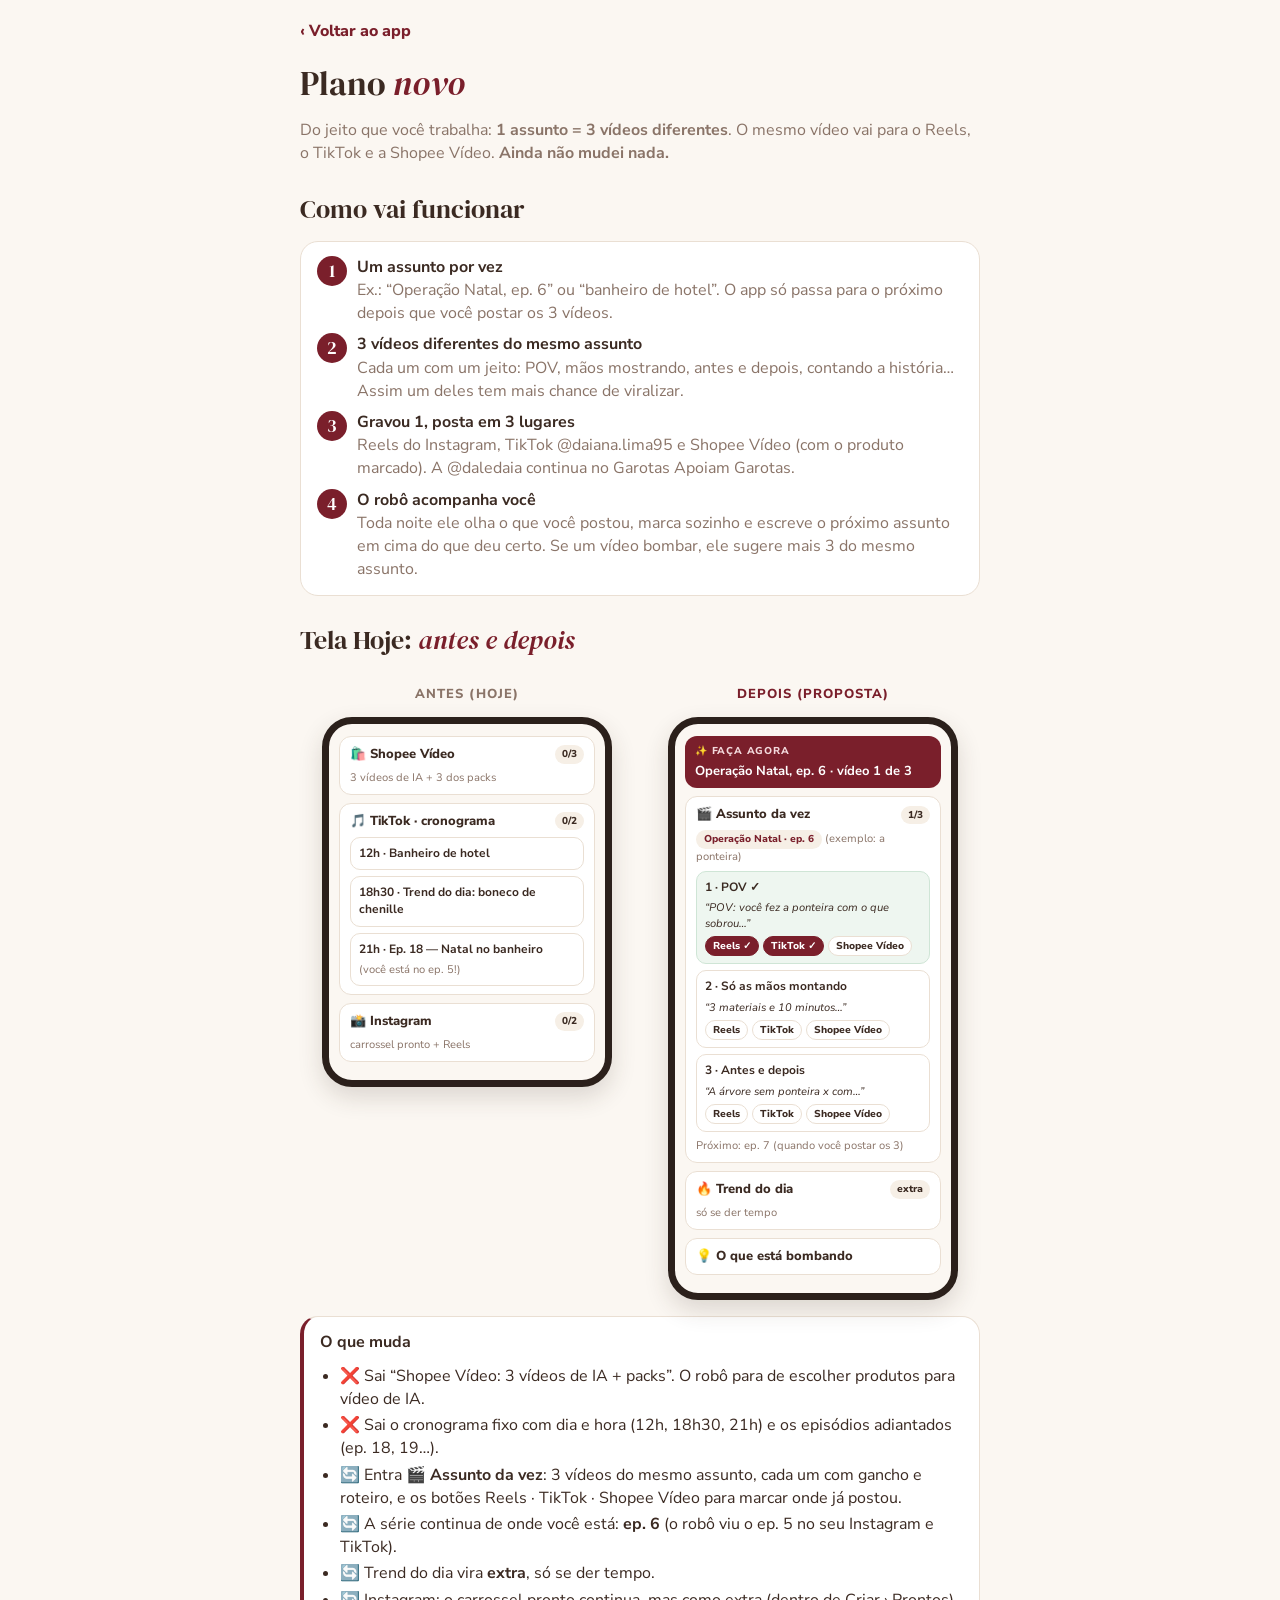
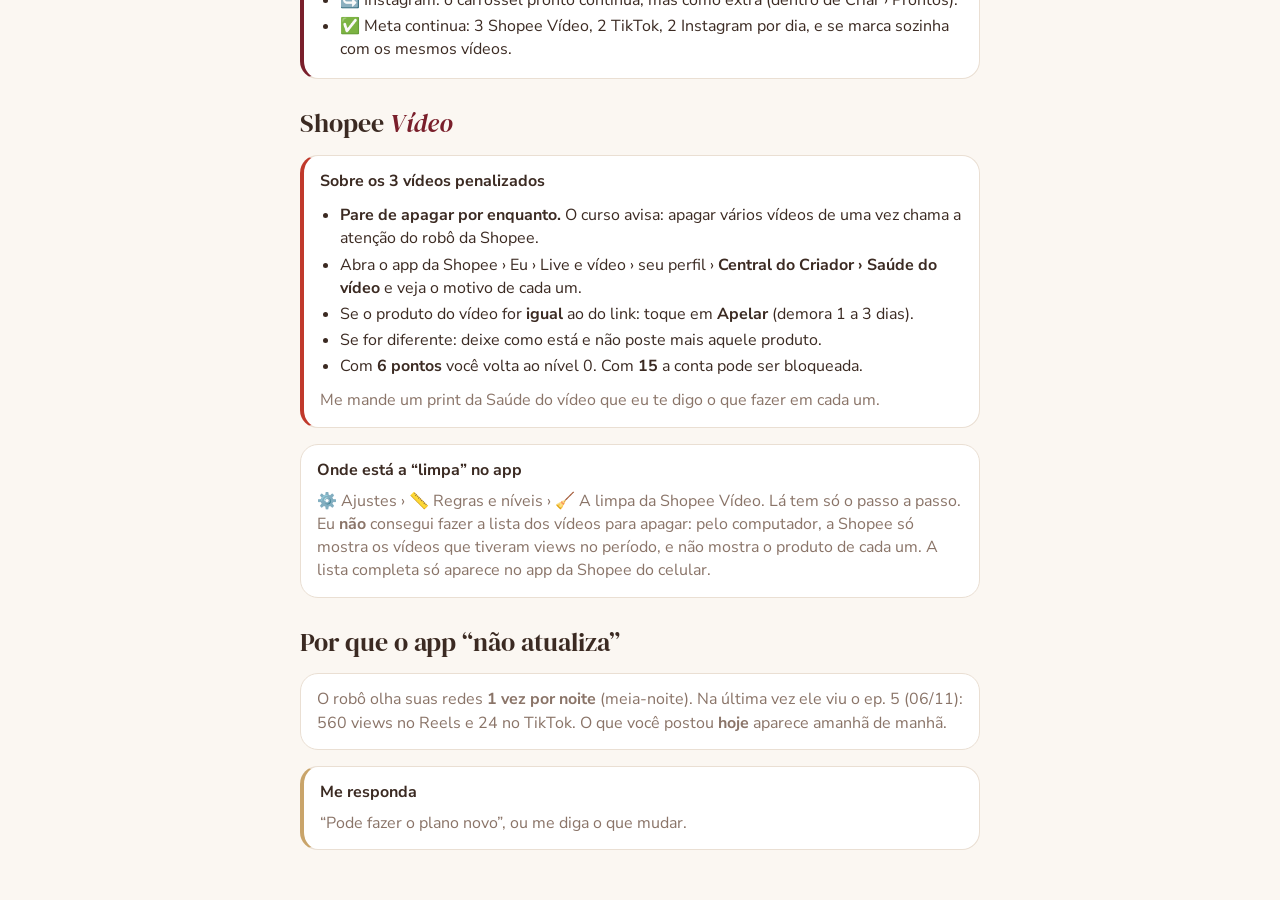
<file: plano-novo.html>
<!doctype html>
<html lang="pt-BR">
<head>
<meta charset="utf-8">
<meta name="viewport" content="width=device-width,initial-scale=1,viewport-fit=cover">
<title>Plano novo</title>
<link rel="stylesheet" href="https://fonts.googleapis.com/css2?family=DM+Serif+Display:ital@0;1&family=Nunito+Sans:wght@400;700;800&display=swap">
<style>
:root{--bg:#FBF7F2;--card:#fff;--fg:#3B2A22;--muted:#8a7468;--wine:#7A1F2B;--gold:#C9A46A;--sand:#D9C4B0;--line:#eadfd3;--cream:#f6efe6;--ok:#2f6b4f}
*{box-sizing:border-box}
body{margin:0;background:var(--bg);color:var(--fg);font:16px/1.45 "Nunito Sans",sans-serif;padding:20px max(16px,env(safe-area-inset-right,0px)) 50px max(16px,env(safe-area-inset-left,0px))}
.w{max-width:680px;margin:0 auto;display:grid;gap:16px}
a.voltar{color:var(--wine);font-weight:800;text-decoration:none}
h1{font:400 34px/1.1 "DM Serif Display",serif;margin:6px 0 0}h1 em,h2 em{color:var(--wine)}
h2{font:400 26px/1.15 "DM Serif Display",serif;margin:14px 0 0}
.sub{color:var(--muted);margin:0}
.par{display:grid;grid-template-columns:1fr 1fr;gap:12px}@media(max-width:560px){.par{grid-template-columns:1fr}}
.rot{font-weight:800;font-size:13px;letter-spacing:.08em;text-transform:uppercase;color:var(--muted);text-align:center}.rot.novo{color:var(--wine)}
.tel{width:100%;max-width:290px;margin:0 auto;border:7px solid #2b201b;border-radius:30px;background:var(--bg);overflow:hidden;position:relative;box-shadow:0 10px 24px rgba(59,42,34,.16)}
.tela{padding:12px 10px 18px;display:grid;gap:8px;font-size:13px}
.sec{background:var(--card);border:1px solid var(--line);border-radius:12px;padding:8px 10px;display:grid;gap:6px}
.sec .t{display:flex;justify-content:space-between;align-items:center;font-weight:800}
.sec .n{font-size:10px;background:var(--cream);border-radius:99px;padding:2px 7px}
.mini{font-size:11px;color:var(--muted)}
.risco{opacity:.45;text-decoration:line-through}
.vid{border:1px solid var(--line);border-radius:10px;padding:7px 8px;display:grid;gap:4px}
.vid.ok{background:#eef6f0;border-color:#cfe5d6}
.vid b{font-size:12px}.vid .g{font-size:11px;font-style:italic}
.onde{display:flex;gap:4px;flex-wrap:wrap}.onde span{font-size:10px;font-weight:800;border:1px solid var(--line);border-radius:99px;padding:2px 7px;background:#fff}.onde span.on{background:var(--wine);color:#fff;border-color:var(--wine)}
.tag{display:inline-block;font-size:10px;font-weight:800;border-radius:99px;padding:2px 8px;background:var(--cream);color:var(--wine)}
.faca{background:var(--wine);color:#fff;border-radius:12px;padding:8px 10px;display:grid;gap:3px}.faca small{color:#f3d9dc;font-weight:800;font-size:10px;text-transform:uppercase;letter-spacing:.08em}
.card{background:var(--card);border:1px solid var(--line);border-radius:18px;padding:14px 16px;display:grid;gap:8px}
.card.mud{border-left:4px solid var(--wine)}.card.duv{border-left:4px solid var(--gold)}.card.alerta{border-left:4px solid #c0392b}
ul,ol{margin:0;padding-left:20px}li{margin:3px 0}
.fluxo{display:grid;gap:8px}.passo{display:flex;gap:10px;align-items:flex-start}.num{flex:none;width:30px;height:30px;border-radius:50%;background:var(--wine);color:#fff;text-align:center;line-height:30px;font:400 18px/30px "DM Serif Display",serif}
</style>
</head>
<body>
<div class="w">
  <a class="voltar" href="./">‹ Voltar ao app</a>
  <h1>Plano <em>novo</em></h1>
  <p class="sub">Do jeito que você trabalha: <b>1 assunto = 3 vídeos diferentes</b>. O mesmo vídeo vai para o Reels, o TikTok e a Shopee Vídeo. <b>Ainda não mudei nada.</b></p>

  <h2>Como vai funcionar</h2>
  <div class="card fluxo">
    <div class="passo"><div class="num">1</div><div><b>Um assunto por vez</b><br><span class="sub">Ex.: “Operação Natal, ep. 6” ou “banheiro de hotel”. O app só passa para o próximo depois que você postar os 3 vídeos.</span></div></div>
    <div class="passo"><div class="num">2</div><div><b>3 vídeos diferentes do mesmo assunto</b><br><span class="sub">Cada um com um jeito: POV, mãos mostrando, antes e depois, contando a história… Assim um deles tem mais chance de viralizar.</span></div></div>
    <div class="passo"><div class="num">3</div><div><b>Gravou 1, posta em 3 lugares</b><br><span class="sub">Reels do Instagram, TikTok @daiana.lima95 e Shopee Vídeo (com o produto marcado). A @daledaia continua no Garotas Apoiam Garotas.</span></div></div>
    <div class="passo"><div class="num">4</div><div><b>O robô acompanha você</b><br><span class="sub">Toda noite ele olha o que você postou, marca sozinho e escreve o próximo assunto em cima do que deu certo. Se um vídeo bombar, ele sugere mais 3 do mesmo assunto.</span></div></div>
  </div>

  <h2>Tela Hoje: <em>antes e depois</em></h2>
  <div class="par">
    <div><p class="rot">Antes (hoje)</p>
      <div class="tel"><div class="tela">
        <div class="sec"><div class="t">🛍️ Shopee Vídeo <span class="n">0/3</span></div><div class="mini">3 vídeos de IA + 3 dos packs</div></div>
        <div class="sec"><div class="t">🎵 TikTok · cronograma <span class="n">0/2</span></div>
          <div class="vid"><b>12h · Banheiro de hotel</b></div><div class="vid"><b>18h30 · Trend do dia: boneco de chenille</b></div><div class="vid"><b>21h · Ep. 18 — Natal no banheiro</b><span class="mini">(você está no ep. 5!)</span></div></div>
        <div class="sec"><div class="t">📸 Instagram <span class="n">0/2</span></div><div class="mini">carrossel pronto + Reels</div></div>
      </div></div></div>
    <div><p class="rot novo">Depois (proposta)</p>
      <div class="tel"><div class="tela">
        <div class="faca"><small>✨ Faça agora</small><b>Operação Natal, ep. 6 · vídeo 1 de 3</b></div>
        <div class="sec"><div class="t">🎬 Assunto da vez <span class="n">1/3</span></div>
          <div class="mini"><span class="tag">Operação Natal · ep. 6</span> (exemplo: a ponteira)</div>
          <div class="vid ok"><b>1 · POV ✓</b><span class="g">“POV: você fez a ponteira com o que sobrou…”</span><div class="onde"><span class="on">Reels ✓</span><span class="on">TikTok ✓</span><span>Shopee Vídeo</span></div></div>
          <div class="vid"><b>2 · Só as mãos montando</b><span class="g">“3 materiais e 10 minutos…”</span><div class="onde"><span>Reels</span><span>TikTok</span><span>Shopee Vídeo</span></div></div>
          <div class="vid"><b>3 · Antes e depois</b><span class="g">“A árvore sem ponteira x com…”</span><div class="onde"><span>Reels</span><span>TikTok</span><span>Shopee Vídeo</span></div></div>
          <div class="mini">Próximo: ep. 7 (quando você postar os 3)</div></div>
        <div class="sec"><div class="t">🔥 Trend do dia <span class="n">extra</span></div><div class="mini">só se der tempo</div></div>
        <div class="sec"><div class="t">💡 O que está bombando</div></div>
      </div></div></div>
  </div>

  <div class="card mud"><b>O que muda</b>
    <ul>
      <li>❌ Sai “Shopee Vídeo: 3 vídeos de IA + packs”. O robô para de escolher produtos para vídeo de IA.</li>
      <li>❌ Sai o cronograma fixo com dia e hora (12h, 18h30, 21h) e os episódios adiantados (ep. 18, 19…).</li>
      <li>🔄 Entra <b>🎬 Assunto da vez</b>: 3 vídeos do mesmo assunto, cada um com gancho e roteiro, e os botões Reels · TikTok · Shopee Vídeo para marcar onde já postou.</li>
      <li>🔄 A série continua de onde você está: <b>ep. 6</b> (o robô viu o ep. 5 no seu Instagram e TikTok).</li>
      <li>🔄 Trend do dia vira <b>extra</b>, só se der tempo.</li>
      <li>🔄 Instagram: o carrossel pronto continua, mas como extra (dentro de Criar › Prontos).</li>
      <li>✅ Meta continua: 3 Shopee Vídeo, 2 TikTok, 2 Instagram por dia, e se marca sozinha com os mesmos vídeos.</li>
    </ul></div>

  <h2>Shopee <em>Vídeo</em></h2>
  <div class="card alerta"><b>Sobre os 3 vídeos penalizados</b>
    <ul>
      <li><b>Pare de apagar por enquanto.</b> O curso avisa: apagar vários vídeos de uma vez chama a atenção do robô da Shopee.</li>
      <li>Abra o app da Shopee › Eu › Live e vídeo › seu perfil › <b>Central do Criador › Saúde do vídeo</b> e veja o motivo de cada um.</li>
      <li>Se o produto do vídeo for <b>igual</b> ao do link: toque em <b>Apelar</b> (demora 1 a 3 dias).</li>
      <li>Se for diferente: deixe como está e não poste mais aquele produto.</li>
      <li>Com <b>6 pontos</b> você volta ao nível 0. Com <b>15</b> a conta pode ser bloqueada.</li>
    </ul>
    <p class="sub">Me mande um print da Saúde do vídeo que eu te digo o que fazer em cada um.</p></div>
  <div class="card"><b>Onde está a “limpa” no app</b>
    <p class="sub">⚙️ Ajustes › 📏 Regras e níveis › 🧹 A limpa da Shopee Vídeo. Lá tem só o passo a passo. Eu <b>não</b> consegui fazer a lista dos vídeos para apagar: pelo computador, a Shopee só mostra os vídeos que tiveram views no período, e não mostra o produto de cada um. A lista completa só aparece no app da Shopee do celular.</p></div>

  <h2>Por que o app “não atualiza”</h2>
  <div class="card"><p class="sub">O robô olha suas redes <b>1 vez por noite</b> (meia-noite). Na última vez ele viu o ep. 5 (06/11): 560 views no Reels e 24 no TikTok. O que você postou <b>hoje</b> aparece amanhã de manhã.</p></div>

  <div class="card duv"><b>Me responda</b><p class="sub">“Pode fazer o plano novo”, ou me diga o que mudar.</p></div>
</div>
</body>
</html>
</file>
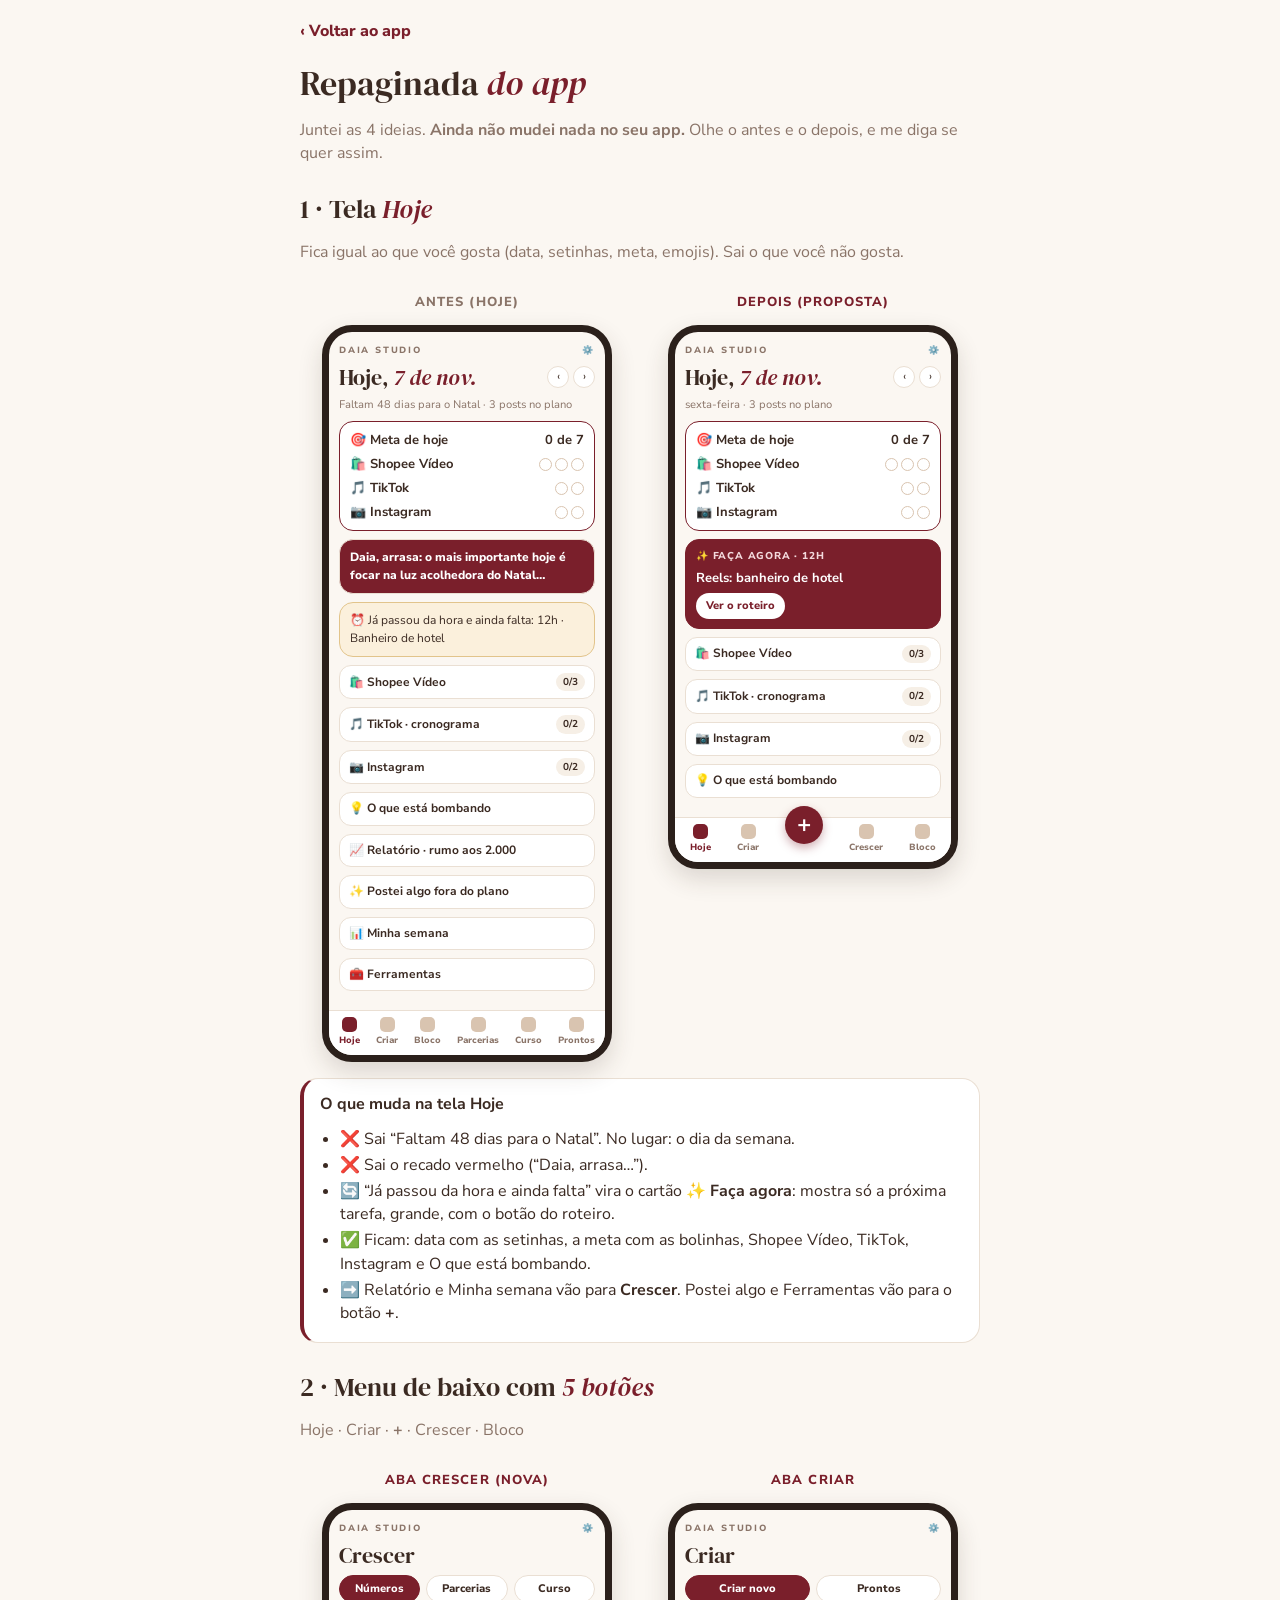
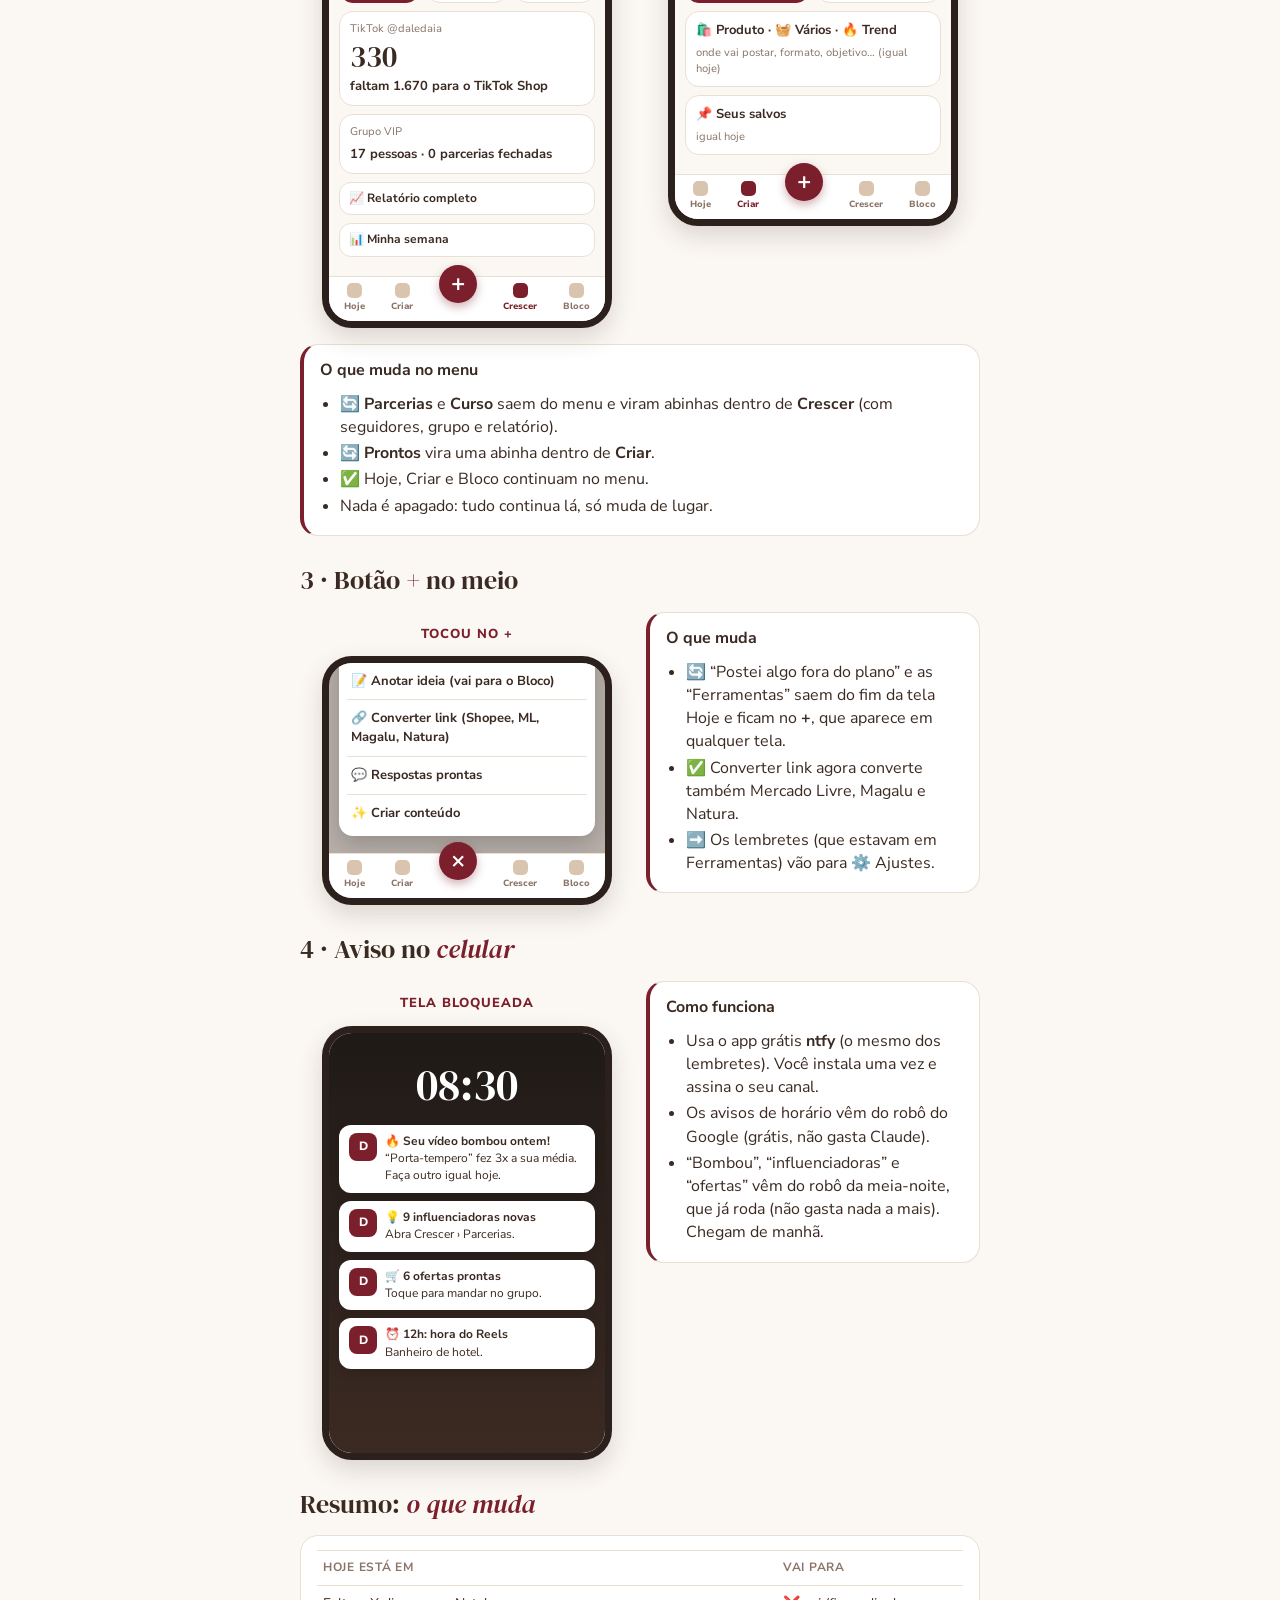
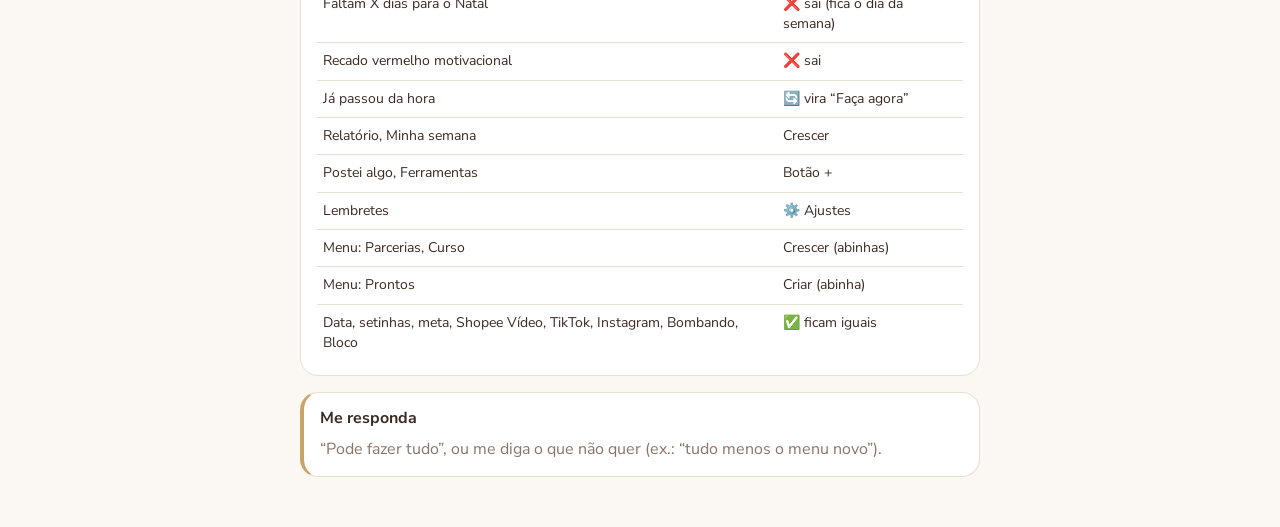
<file: redesign.html>
<!doctype html>
<html lang="pt-BR">
<head>
<meta charset="utf-8">
<meta name="viewport" content="width=device-width,initial-scale=1,viewport-fit=cover">
<title>Repaginada do app</title>
<link rel="stylesheet" href="https://fonts.googleapis.com/css2?family=DM+Serif+Display:ital@0;1&family=Nunito+Sans:wght@400;700;800&display=swap">
<style>
:root{--bg:#FBF7F2;--card:#fff;--fg:#3B2A22;--muted:#8a7468;--wine:#7A1F2B;--gold:#C9A46A;--sand:#D9C4B0;--line:#eadfd3;--cream:#f6efe6}
*{box-sizing:border-box}
body{margin:0;background:var(--bg);color:var(--fg);font:16px/1.45 "Nunito Sans",sans-serif;padding:20px max(16px,env(safe-area-inset-right,0px)) 50px max(16px,env(safe-area-inset-left,0px))}
.w{max-width:680px;margin:0 auto;display:grid;gap:16px}
a.voltar{color:var(--wine);font-weight:800;text-decoration:none}
h1{font:400 34px/1.1 "DM Serif Display",serif;margin:6px 0 0}h1 em,h2 em{color:var(--wine)}
h2{font:400 26px/1.15 "DM Serif Display",serif;margin:14px 0 0}
.sub{color:var(--muted);margin:0}
.par{display:grid;grid-template-columns:1fr 1fr;gap:12px}
@media(max-width:560px){.par{grid-template-columns:1fr}}
.rot{font-weight:800;font-size:13px;letter-spacing:.08em;text-transform:uppercase;color:var(--muted);text-align:center}
.rot.novo{color:var(--wine)}
.tel{width:100%;max-width:290px;margin:0 auto;border:7px solid #2b201b;border-radius:30px;background:var(--bg);overflow:hidden;position:relative;box-shadow:0 10px 24px rgba(59,42,34,.16)}
.tela{padding:12px 10px 64px;display:grid;gap:8px;font-size:13px}
.brand{font-size:9px;letter-spacing:.2em;text-transform:uppercase;color:var(--muted);font-weight:800;display:flex;justify-content:space-between}
.h{font:400 22px/1.1 "DM Serif Display",serif;display:flex;justify-content:space-between;align-items:center}.h em{color:var(--wine)}
.setas{font-family:"Nunito Sans";font-size:12px;display:flex;gap:4px}.setas span{width:22px;height:22px;border:1px solid var(--line);border-radius:50%;display:grid;place-items:center;background:#fff}
.mini{font-size:11px;color:var(--muted)}
.risco{text-decoration:line-through;color:#b9a79a}
.c{background:var(--card);border:1px solid var(--line);border-radius:14px;padding:9px 10px;display:grid;gap:5px}
.c.meta{border-color:var(--wine)}
.c.recado{background:var(--wine);color:#fff;font-weight:800;font-size:12px}
.c.passou{background:#fbf0dc;border-color:#e2c48b;font-size:12px}
.c.faca{background:var(--wine);color:#fff;border-color:var(--wine)}
.c.faca small{color:#f3d9dc;font-weight:800;font-size:10px;letter-spacing:.08em;text-transform:uppercase}
.bt{background:#fff;color:var(--wine);border-radius:99px;padding:5px 10px;font-weight:800;font-size:11px;text-align:center;justify-self:start}
.linha{display:flex;justify-content:space-between;align-items:center;font-weight:700}
.bolas{display:flex;gap:3px}.bolas i{width:13px;height:13px;border-radius:50%;border:1.5px solid var(--sand)}.bolas i.on{background:var(--wine);border-color:var(--wine)}
.sec{background:var(--card);border:1px solid var(--line);border-radius:12px;padding:7px 9px;display:flex;justify-content:space-between;align-items:center;font-weight:700;font-size:12px}
.sec small{display:block;font-weight:400;color:var(--muted);font-size:10px}
.sec .n{font-size:10px;background:var(--cream);border-radius:99px;padding:2px 7px}
.sai{opacity:.45;position:relative}
.sai::after{content:"sai daqui";position:absolute;right:8px;top:50%;transform:translateY(-50%) rotate(-6deg);background:#fff;color:var(--wine);border:1.5px solid var(--wine);border-radius:6px;font-size:10px;font-weight:800;padding:1px 5px}
.nav{position:absolute;left:0;right:0;bottom:0;background:#fff;border-top:1px solid var(--line);display:flex;justify-content:space-around;padding:6px 2px 8px;font-size:9px;font-weight:800;color:var(--muted)}
.nav span{display:grid;justify-items:center;gap:2px}.nav span::before{content:"";width:15px;height:15px;border-radius:5px;background:var(--sand)}
.nav span.on{color:var(--wine)}.nav span.on::before{background:var(--wine)}
.nav span.mais::before{display:none}
.mais b{width:38px;height:38px;border-radius:50%;background:var(--wine);color:#fff;font-size:24px;display:grid;place-items:center;margin-top:-18px;box-shadow:0 4px 10px rgba(122,31,43,.35)}
.menu{position:absolute;left:10px;right:10px;bottom:62px;background:#fff;border-radius:14px;box-shadow:0 8px 24px rgba(0,0,0,.2);padding:4px 8px;display:grid;font-size:13px}
.menu div{padding:9px 4px;border-bottom:1px solid var(--line);font-weight:700}.menu div:last-child{border:0}
.veu{position:absolute;inset:0;background:rgba(59,42,34,.35)}
.notif{background:#fff;border-radius:12px;padding:8px 10px;display:flex;gap:8px;box-shadow:0 4px 12px rgba(0,0,0,.12);font-size:12px}
.notif .ic{width:28px;height:28px;border-radius:8px;background:var(--wine);color:#fff;display:grid;place-items:center;font-weight:800;flex:none}
.bloq{background:linear-gradient(#1f1a17,#3b2a22);min-height:420px;padding:30px 10px;display:grid;align-content:start;gap:8px}
.hora{color:#fff;font:400 44px/1 "DM Serif Display",serif;text-align:center;margin-bottom:10px}
.tab{display:flex;gap:6px}.tab span{flex:1;text-align:center;border:1px solid var(--line);border-radius:99px;padding:5px;font-weight:800;font-size:11px;background:#fff}.tab span.on{background:var(--wine);color:#fff;border-color:var(--wine)}
.big{font:400 30px/1 "DM Serif Display",serif}
.card{background:var(--card);border:1px solid var(--line);border-radius:18px;padding:14px 16px;display:grid;gap:8px}
.card.mud{border-left:4px solid var(--wine)}.card.duv{border-left:4px solid var(--gold)}
table{width:100%;border-collapse:collapse;font-size:14px}td,th{border-top:1px solid var(--line);padding:8px 6px;text-align:left;vertical-align:top}th{font-size:12px;color:var(--muted);text-transform:uppercase;letter-spacing:.06em}
.tw{overflow-x:auto}
ul{margin:0;padding-left:20px}li{margin:3px 0}
</style>
</head>
<body>
<div class="w">
  <a class="voltar" href="./">‹ Voltar ao app</a>
  <h1>Repaginada <em>do app</em></h1>
  <p class="sub">Juntei as 4 ideias. <b>Ainda não mudei nada no seu app.</b> Olhe o antes e o depois, e me diga se quer assim.</p>

  <h2>1 · Tela <em>Hoje</em></h2>
  <p class="sub">Fica igual ao que você gosta (data, setinhas, meta, emojis). Sai o que você não gosta.</p>
  <div class="par">
    <div><p class="rot">Antes (hoje)</p>
      <div class="tel"><div class="tela">
        <div class="brand"><span>Daia Studio</span><span>⚙️</span></div>
        <div class="h"><span>Hoje, <em>7 de nov.</em></span><span class="setas"><span>‹</span><span>›</span></span></div>
        <div class="mini">Faltam 48 dias para o Natal · 3 posts no plano</div>
        <div class="c meta"><div class="linha">🎯 Meta de hoje <span>0 de 7</span></div><div class="linha">🛍️ Shopee Vídeo <span class="bolas"><i></i><i></i><i></i></span></div><div class="linha">🎵 TikTok <span class="bolas"><i></i><i></i></span></div><div class="linha">📷 Instagram <span class="bolas"><i></i><i></i></span></div></div>
        <div class="c recado">Daia, arrasa: o mais importante hoje é focar na luz acolhedora do Natal…</div>
        <div class="c passou">⏰ Já passou da hora e ainda falta: 12h · Banheiro de hotel</div>
        <div class="sec">🛍️ Shopee Vídeo <span class="n">0/3</span></div>
        <div class="sec">🎵 TikTok · cronograma <span class="n">0/2</span></div>
        <div class="sec">📷 Instagram <span class="n">0/2</span></div>
        <div class="sec">💡 O que está bombando</div>
        <div class="sec">📈 Relatório · rumo aos 2.000</div>
        <div class="sec">✨ Postei algo fora do plano</div>
        <div class="sec">📊 Minha semana</div>
        <div class="sec">🧰 Ferramentas</div>
      </div><div class="nav"><span class="on">Hoje</span><span>Criar</span><span>Bloco</span><span>Parcerias</span><span>Curso</span><span>Prontos</span></div></div></div>
    <div><p class="rot novo">Depois (proposta)</p>
      <div class="tel"><div class="tela">
        <div class="brand"><span>Daia Studio</span><span>⚙️</span></div>
        <div class="h"><span>Hoje, <em>7 de nov.</em></span><span class="setas"><span>‹</span><span>›</span></span></div>
        <div class="mini">sexta-feira · 3 posts no plano</div>
        <div class="c meta"><div class="linha">🎯 Meta de hoje <span>0 de 7</span></div><div class="linha">🛍️ Shopee Vídeo <span class="bolas"><i></i><i></i><i></i></span></div><div class="linha">🎵 TikTok <span class="bolas"><i></i><i></i></span></div><div class="linha">📷 Instagram <span class="bolas"><i></i><i></i></span></div></div>
        <div class="c faca"><small>✨ Faça agora · 12h</small><b>Reels: banheiro de hotel</b><span class="bt">Ver o roteiro</span></div>
        <div class="sec">🛍️ Shopee Vídeo <span class="n">0/3</span></div>
        <div class="sec">🎵 TikTok · cronograma <span class="n">0/2</span></div>
        <div class="sec">📷 Instagram <span class="n">0/2</span></div>
        <div class="sec">💡 O que está bombando</div>
      </div><div class="nav"><span class="on">Hoje</span><span>Criar</span><span class="mais"><b>+</b></span><span>Crescer</span><span>Bloco</span></div></div></div>
  </div>
  <div class="card mud"><b>O que muda na tela Hoje</b>
    <ul>
      <li>❌ Sai “Faltam 48 dias para o Natal”. No lugar: o dia da semana.</li>
      <li>❌ Sai o recado vermelho (“Daia, arrasa…”).</li>
      <li>🔄 “Já passou da hora e ainda falta” vira o cartão <b>✨ Faça agora</b>: mostra só a próxima tarefa, grande, com o botão do roteiro.</li>
      <li>✅ Ficam: data com as setinhas, a meta com as bolinhas, Shopee Vídeo, TikTok, Instagram e O que está bombando.</li>
      <li>➡️ Relatório e Minha semana vão para <b>Crescer</b>. Postei algo e Ferramentas vão para o botão <b>+</b>.</li>
    </ul></div>

  <h2>2 · Menu de baixo com <em>5 botões</em></h2>
  <p class="sub">Hoje · Criar · <b>+</b> · Crescer · Bloco</p>
  <div class="par">
    <div><p class="rot novo">Aba Crescer (nova)</p>
      <div class="tel"><div class="tela">
        <div class="brand"><span>Daia Studio</span><span>⚙️</span></div>
        <div class="h"><span>Crescer</span></div>
        <div class="tab"><span class="on">Números</span><span>Parcerias</span><span>Curso</span></div>
        <div class="c"><div class="mini">TikTok @daledaia</div><div class="big">330</div><b>faltam 1.670 para o TikTok Shop</b></div>
        <div class="c"><div class="mini">Grupo VIP</div><b>17 pessoas · 0 parcerias fechadas</b></div>
        <div class="sec">📈 Relatório completo</div>
        <div class="sec">📊 Minha semana</div>
      </div><div class="nav"><span>Hoje</span><span>Criar</span><span class="mais"><b>+</b></span><span class="on">Crescer</span><span>Bloco</span></div></div></div>
    <div><p class="rot novo">Aba Criar</p>
      <div class="tel"><div class="tela">
        <div class="brand"><span>Daia Studio</span><span>⚙️</span></div>
        <div class="h"><span>Criar</span></div>
        <div class="tab"><span class="on">Criar novo</span><span>Prontos</span></div>
        <div class="c"><b>🛍️ Produto · 🧺 Vários · 🔥 Trend</b><div class="mini">onde vai postar, formato, objetivo… (igual hoje)</div></div>
        <div class="c"><b>📌 Seus salvos</b><div class="mini">igual hoje</div></div>
      </div><div class="nav"><span>Hoje</span><span class="on">Criar</span><span class="mais"><b>+</b></span><span>Crescer</span><span>Bloco</span></div></div></div>
  </div>
  <div class="card mud"><b>O que muda no menu</b>
    <ul>
      <li>🔄 <b>Parcerias</b> e <b>Curso</b> saem do menu e viram abinhas dentro de <b>Crescer</b> (com seguidores, grupo e relatório).</li>
      <li>🔄 <b>Prontos</b> vira uma abinha dentro de <b>Criar</b>.</li>
      <li>✅ Hoje, Criar e Bloco continuam no menu.</li>
      <li>Nada é apagado: tudo continua lá, só muda de lugar.</li>
    </ul></div>

  <h2>3 · Botão <em>+</em> no meio</h2>
  <div class="par">
    <div><p class="rot novo">Tocou no +</p>
      <div class="tel"><div class="tela">
        <div class="brand"><span>Daia Studio</span><span>⚙️</span></div>
        <div class="h"><span>Hoje, <em>7 de nov.</em></span></div>
        <div class="c meta"><div class="linha">🎯 Meta de hoje <span>0 de 7</span></div></div>
        <div class="c faca"><small>✨ Faça agora</small><b>Reels: banheiro de hotel</b></div>
      </div><div class="veu"></div>
      <div class="menu"><div>✅ Postei algo (marca na meta)</div><div>📝 Anotar ideia (vai para o Bloco)</div><div>🔗 Converter link (Shopee, ML, Magalu, Natura)</div><div>💬 Respostas prontas</div><div>✨ Criar conteúdo</div></div>
      <div class="nav"><span>Hoje</span><span>Criar</span><span class="mais"><b>×</b></span><span>Crescer</span><span>Bloco</span></div></div></div>
    <div class="card mud" style="align-self:start"><b>O que muda</b><ul><li>🔄 “Postei algo fora do plano” e as “Ferramentas” saem do fim da tela Hoje e ficam no <b>+</b>, que aparece em qualquer tela.</li><li>✅ Converter link agora converte também Mercado Livre, Magalu e Natura.</li><li>➡️ Os lembretes (que estavam em Ferramentas) vão para ⚙️ Ajustes.</li></ul></div>
  </div>

  <h2>4 · Aviso no <em>celular</em></h2>
  <div class="par">
    <div><p class="rot novo">Tela bloqueada</p>
      <div class="tel"><div class="bloq">
        <div class="hora">08:30</div>
        <div class="notif"><div class="ic">D</div><div><b>🔥 Seu vídeo bombou ontem!</b><br>“Porta-tempero” fez 3x a sua média. Faça outro igual hoje.</div></div>
        <div class="notif"><div class="ic">D</div><div><b>💡 9 influenciadoras novas</b><br>Abra Crescer › Parcerias.</div></div>
        <div class="notif"><div class="ic">D</div><div><b>🛒 6 ofertas prontas</b><br>Toque para mandar no grupo.</div></div>
        <div class="notif"><div class="ic">D</div><div><b>⏰ 12h: hora do Reels</b><br>Banheiro de hotel.</div></div>
      </div></div></div>
    <div class="card mud" style="align-self:start"><b>Como funciona</b><ul><li>Usa o app grátis <b>ntfy</b> (o mesmo dos lembretes). Você instala uma vez e assina o seu canal.</li><li>Os avisos de horário vêm do robô do Google (grátis, não gasta Claude).</li><li>“Bombou”, “influenciadoras” e “ofertas” vêm do robô da meia-noite, que já roda (não gasta nada a mais). Chegam de manhã.</li></ul></div>
  </div>

  <h2>Resumo: <em>o que muda</em></h2>
  <div class="card tw"><table>
    <tr><th>Hoje está em</th><th>Vai para</th></tr>
    <tr><td>Faltam X dias para o Natal</td><td>❌ sai (fica o dia da semana)</td></tr>
    <tr><td>Recado vermelho motivacional</td><td>❌ sai</td></tr>
    <tr><td>Já passou da hora</td><td>🔄 vira “Faça agora”</td></tr>
    <tr><td>Relatório, Minha semana</td><td>Crescer</td></tr>
    <tr><td>Postei algo, Ferramentas</td><td>Botão +</td></tr>
    <tr><td>Lembretes</td><td>⚙️ Ajustes</td></tr>
    <tr><td>Menu: Parcerias, Curso</td><td>Crescer (abinhas)</td></tr>
    <tr><td>Menu: Prontos</td><td>Criar (abinha)</td></tr>
    <tr><td>Data, setinhas, meta, Shopee Vídeo, TikTok, Instagram, Bombando, Bloco</td><td>✅ ficam iguais</td></tr>
  </table></div>
  <div class="card duv"><b>Me responda</b><p class="sub">“Pode fazer tudo”, ou me diga o que não quer (ex.: “tudo menos o menu novo”).</p></div>
</div>
</body>
</html>
</file>
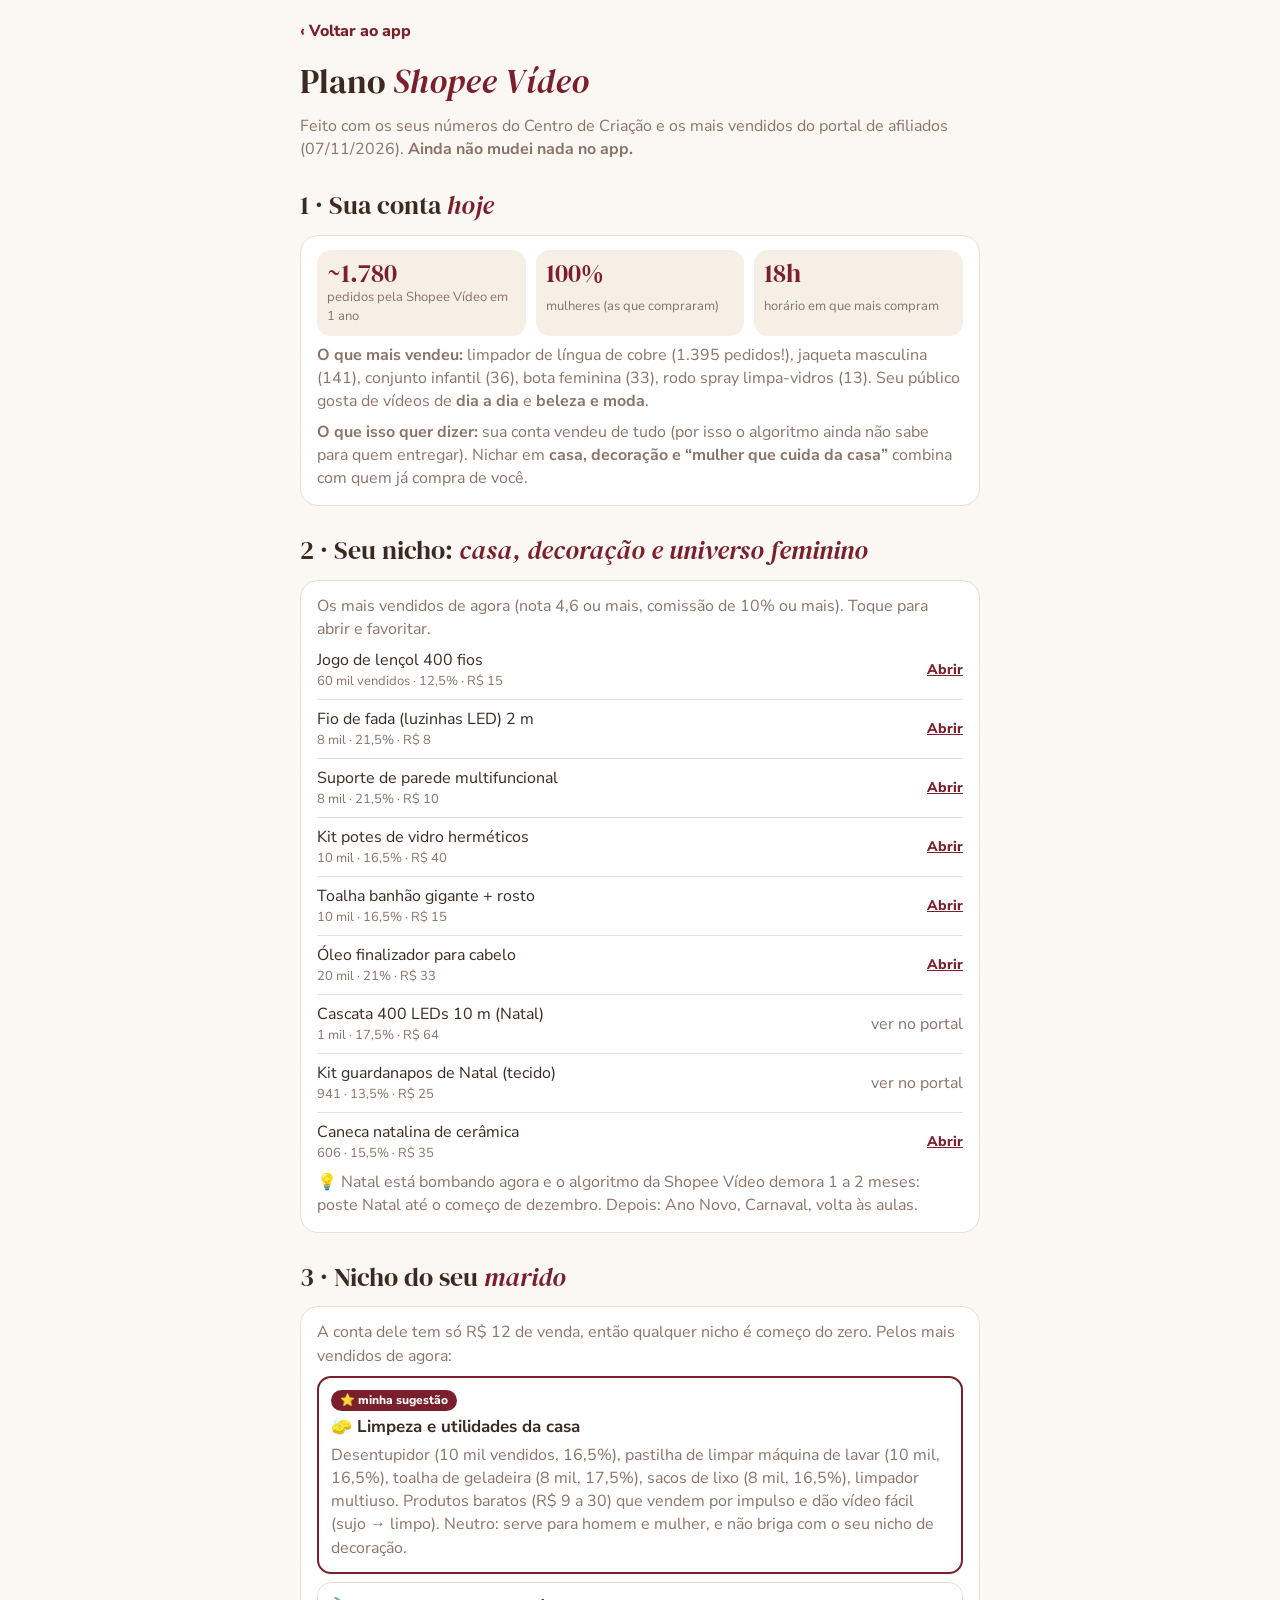
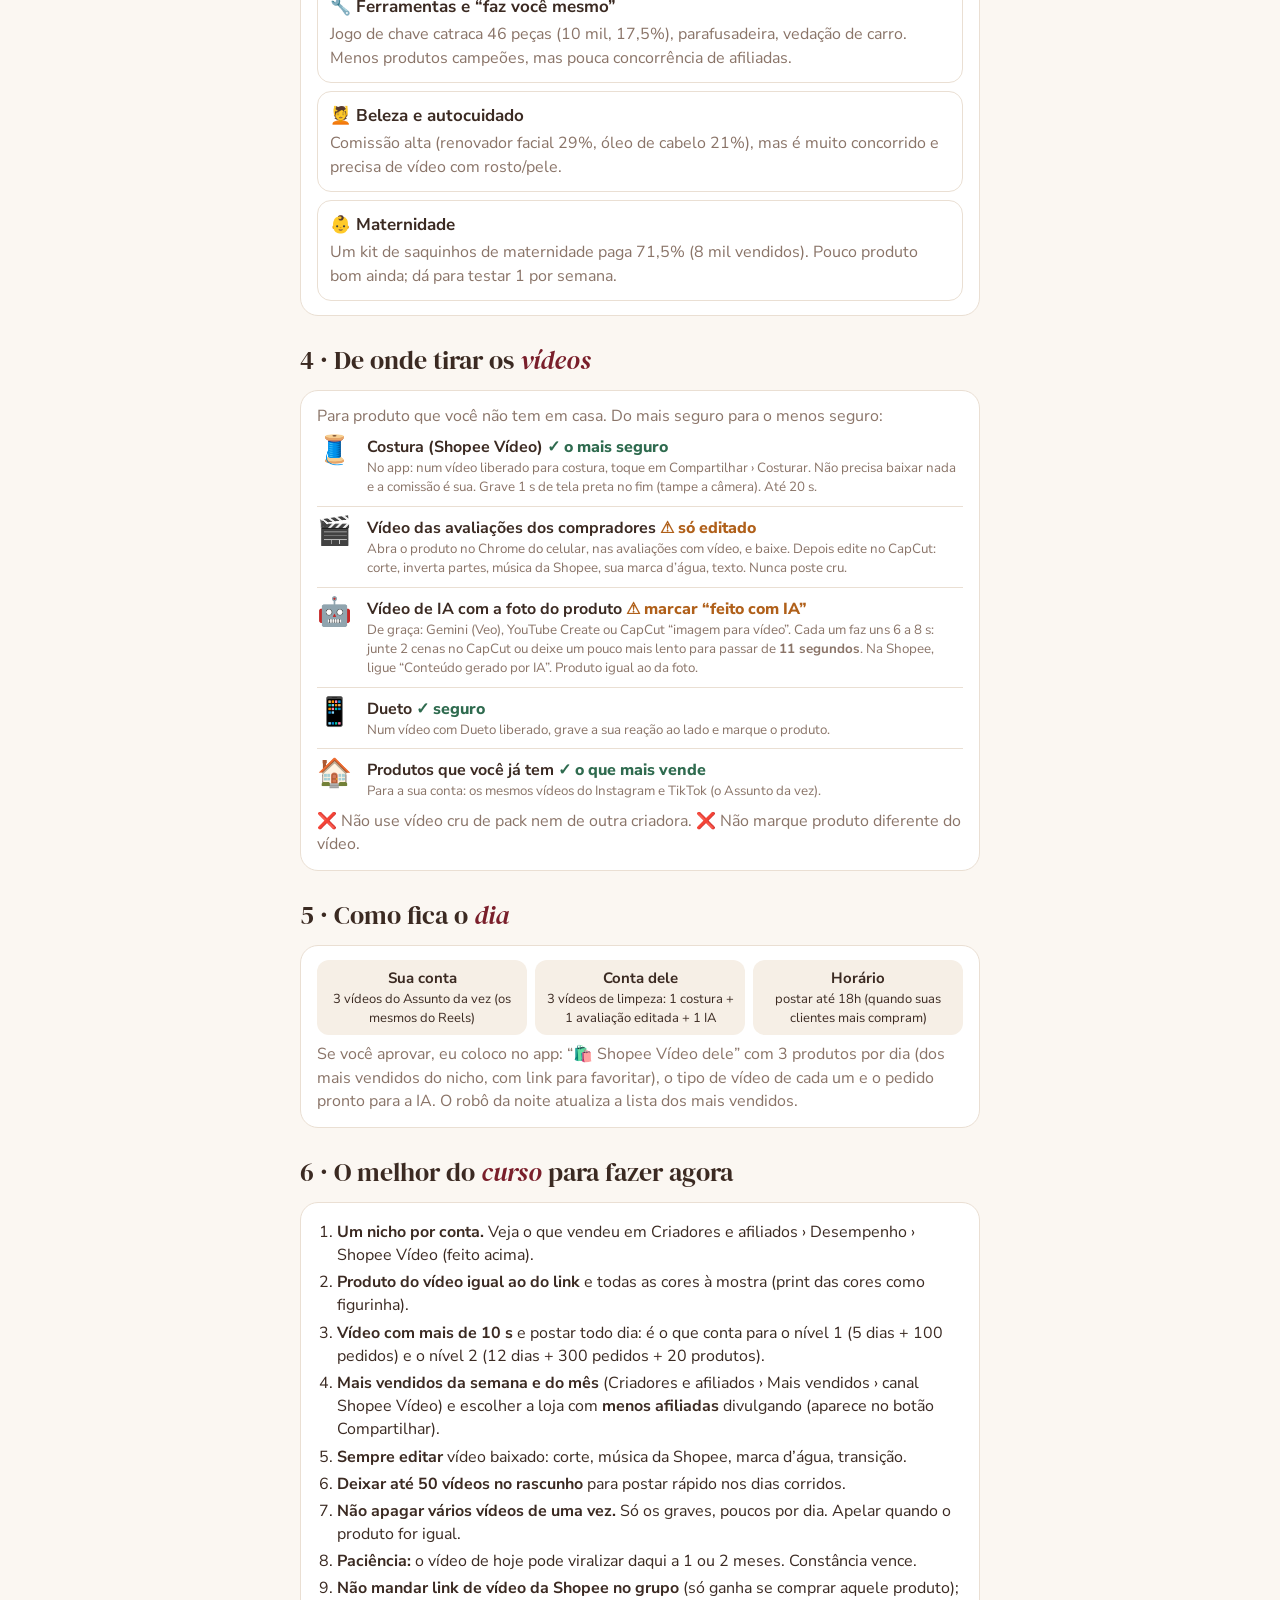
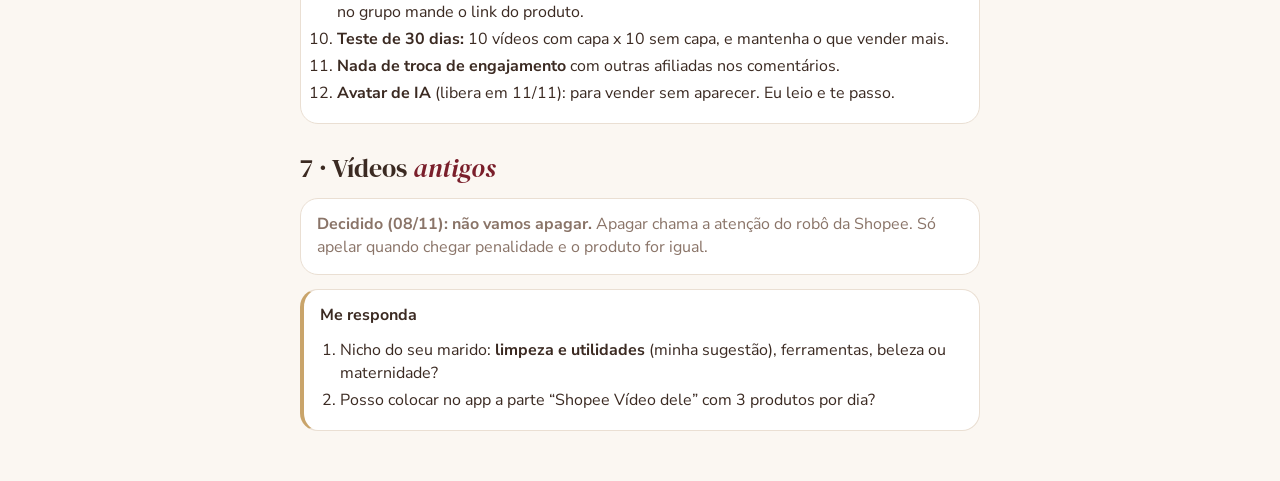
<file: shopee-video.html>
<!doctype html>
<html lang="pt-BR">
<head>
<meta charset="utf-8">
<meta name="viewport" content="width=device-width,initial-scale=1,viewport-fit=cover">
<title>Plano Shopee Vídeo</title>
<link rel="stylesheet" href="https://fonts.googleapis.com/css2?family=DM+Serif+Display:ital@0;1&family=Nunito+Sans:wght@400;700;800&display=swap">
<style>
:root{--bg:#FBF7F2;--card:#fff;--fg:#3B2A22;--muted:#8a7468;--wine:#7A1F2B;--gold:#C9A46A;--line:#eadfd3;--cream:#f6efe6;--ok:#2f6b4f}
*{box-sizing:border-box}
body{margin:0;background:var(--bg);color:var(--fg);font:16px/1.45 "Nunito Sans",sans-serif;padding:20px max(16px,env(safe-area-inset-right,0px)) 50px max(16px,env(safe-area-inset-left,0px))}
.w{max-width:680px;margin:0 auto;display:grid;gap:14px}
a{color:var(--wine)}a.voltar{font-weight:800;text-decoration:none}
h1{font:400 34px/1.1 "DM Serif Display",serif;margin:6px 0 0}h1 em,h2 em{color:var(--wine)}
h2{font:400 26px/1.15 "DM Serif Display",serif;margin:16px 0 0}
.sub{color:var(--muted);margin:0}
.card{background:var(--card);border:1px solid var(--line);border-radius:18px;padding:14px 16px;display:grid;gap:8px}
.card.vinho{background:var(--wine);color:#fff;border-color:var(--wine)}.card.vinho .sub{color:#f3d9dc}
.card.duv{border-left:4px solid var(--gold)}
.nums{display:grid;grid-template-columns:repeat(auto-fit,minmax(130px,1fr));gap:10px}
.num{background:var(--cream);border-radius:14px;padding:10px;display:grid;gap:2px}.num b{font:400 26px/1 "DM Serif Display",serif;color:var(--wine)}.num small{color:var(--muted);font-size:13px}
.prod{display:grid;grid-template-columns:1fr auto;gap:6px 10px;align-items:center;border-top:1px solid var(--line);padding-top:8px}.prod:first-of-type{border-top:0;padding-top:0}
.prod small{color:var(--muted);display:block;font-size:13px}.prod a{font-weight:800;font-size:14px;white-space:nowrap}
.op{border:1px solid var(--line);border-radius:14px;padding:12px;display:grid;gap:4px}.op.rec{border:2px solid var(--wine)}
.op b{font-size:17px}.op .tag{justify-self:start;font-size:12px;font-weight:800;border-radius:99px;padding:2px 9px;background:var(--wine);color:#fff}
.fonte{display:grid;grid-template-columns:40px 1fr;gap:10px;align-items:start;border-top:1px solid var(--line);padding-top:10px}.fonte:first-of-type{border:0;padding:0}
.fonte .ic{font-size:28px;line-height:1}.fonte small{color:var(--muted);display:block}
.ok{color:var(--ok);font-weight:800}.cuid{color:#b0601a;font-weight:800}
ol,ul{margin:0;padding-left:20px}li{margin:4px 0}
.dia{display:grid;grid-template-columns:repeat(3,1fr);gap:8px}.dia div{background:var(--cream);border-radius:12px;padding:8px;text-align:center;font-size:13px}.dia b{display:block;font-size:15px}
</style>
</head>
<body>
<div class="w">
  <a class="voltar" href="./">‹ Voltar ao app</a>
  <h1>Plano <em>Shopee Vídeo</em></h1>
  <p class="sub">Feito com os seus números do Centro de Criação e os mais vendidos do portal de afiliados (07/11/2026). <b>Ainda não mudei nada no app.</b></p>

  <h2>1 · Sua conta <em>hoje</em></h2>
  <div class="card">
    <div class="nums">
      <div class="num"><b>~1.780</b><small>pedidos pela Shopee Vídeo em 1 ano</small></div>
      <div class="num"><b>100%</b><small>mulheres (as que compraram)</small></div>
      <div class="num"><b>18h</b><small>horário em que mais compram</small></div>
    </div>
    <p class="sub"><b>O que mais vendeu:</b> limpador de língua de cobre (1.395 pedidos!), jaqueta masculina (141), conjunto infantil (36), bota feminina (33), rodo spray limpa-vidros (13). Seu público gosta de vídeos de <b>dia a dia</b> e <b>beleza e moda</b>.</p>
    <p class="sub"><b>O que isso quer dizer:</b> sua conta vendeu de tudo (por isso o algoritmo ainda não sabe para quem entregar). Nichar em <b>casa, decoração e “mulher que cuida da casa”</b> combina com quem já compra de você.</p>
  </div>

  <h2>2 · Seu nicho: <em>casa, decoração e universo feminino</em></h2>
  <div class="card">
    <p class="sub">Os mais vendidos de agora (nota 4,6 ou mais, comissão de 10% ou mais). Toque para abrir e favoritar.</p>
    <div class="prod"><div>Jogo de lençol 400 fios<small>60 mil vendidos · 12,5% · R$ 15</small></div><a href="https://shopee.com.br/product/313660590/22893738408" target="_blank" rel="noopener">Abrir</a></div>
    <div class="prod"><div>Fio de fada (luzinhas LED) 2 m<small>8 mil · 21,5% · R$ 8</small></div><a href="https://shopee.com.br/product/1003085235/21898858579" target="_blank" rel="noopener">Abrir</a></div>
    <div class="prod"><div>Suporte de parede multifuncional<small>8 mil · 21,5% · R$ 10</small></div><a href="https://shopee.com.br/product/832040275/23096150316" target="_blank" rel="noopener">Abrir</a></div>
    <div class="prod"><div>Kit potes de vidro herméticos<small>10 mil · 16,5% · R$ 40</small></div><a href="https://shopee.com.br/product/1661007426/58267485793" target="_blank" rel="noopener">Abrir</a></div>
    <div class="prod"><div>Toalha banhão gigante + rosto<small>10 mil · 16,5% · R$ 15</small></div><a href="https://shopee.com.br/product/1526576446/53616416772" target="_blank" rel="noopener">Abrir</a></div>
    <div class="prod"><div>Óleo finalizador para cabelo<small>20 mil · 21% · R$ 33</small></div><a href="https://shopee.com.br/product/1855095856/58212716558" target="_blank" rel="noopener">Abrir</a></div>
    <div class="prod"><div>Cascata 400 LEDs 10 m (Natal)<small>1 mil · 17,5% · R$ 64</small></div><span class="sub">ver no portal</span></div>
    <div class="prod"><div>Kit guardanapos de Natal (tecido)<small>941 · 13,5% · R$ 25</small></div><span class="sub">ver no portal</span></div>
    <div class="prod"><div>Caneca natalina de cerâmica<small>606 · 15,5% · R$ 35</small></div><a href="https://shopee.com.br/product/1800875490/58269796283" target="_blank" rel="noopener">Abrir</a></div>
    <p class="sub">💡 Natal está bombando agora e o algoritmo da Shopee Vídeo demora 1 a 2 meses: poste Natal até o começo de dezembro. Depois: Ano Novo, Carnaval, volta às aulas.</p>
  </div>

  <h2>3 · Nicho do seu <em>marido</em></h2>
  <div class="card">
    <p class="sub">A conta dele tem só R$ 12 de venda, então qualquer nicho é começo do zero. Pelos mais vendidos de agora:</p>
    <div class="op rec"><span class="tag">⭐ minha sugestão</span><b>🧽 Limpeza e utilidades da casa</b><span class="sub">Desentupidor (10 mil vendidos, 16,5%), pastilha de limpar máquina de lavar (10 mil, 16,5%), toalha de geladeira (8 mil, 17,5%), sacos de lixo (8 mil, 16,5%), limpador multiuso. Produtos baratos (R$ 9 a 30) que vendem por impulso e dão vídeo fácil (sujo → limpo). Neutro: serve para homem e mulher, e não briga com o seu nicho de decoração.</span></div>
    <div class="op"><b>🔧 Ferramentas e “faz você mesmo”</b><span class="sub">Jogo de chave catraca 46 peças (10 mil, 17,5%), parafusadeira, vedação de carro. Menos produtos campeões, mas pouca concorrência de afiliadas.</span></div>
    <div class="op"><b>💆 Beleza e autocuidado</b><span class="sub">Comissão alta (renovador facial 29%, óleo de cabelo 21%), mas é muito concorrido e precisa de vídeo com rosto/pele.</span></div>
    <div class="op"><b>👶 Maternidade</b><span class="sub">Um kit de saquinhos de maternidade paga 71,5% (8 mil vendidos). Pouco produto bom ainda; dá para testar 1 por semana.</span></div>
  </div>

  <h2>4 · De onde tirar os <em>vídeos</em></h2>
  <div class="card">
    <p class="sub">Para produto que você não tem em casa. Do mais seguro para o menos seguro:</p>
    <div class="fonte"><div class="ic">🧵</div><div><b>Costura (Shopee Vídeo)</b> <span class="ok">✓ o mais seguro</span><small>No app: num vídeo liberado para costura, toque em Compartilhar › Costurar. Não precisa baixar nada e a comissão é sua. Grave 1 s de tela preta no fim (tampe a câmera). Até 20 s.</small></div></div>
    <div class="fonte"><div class="ic">🎬</div><div><b>Vídeo das avaliações dos compradores</b> <span class="cuid">⚠ só editado</span><small>Abra o produto no Chrome do celular, nas avaliações com vídeo, e baixe. Depois edite no CapCut: corte, inverta partes, música da Shopee, sua marca d’água, texto. Nunca poste cru.</small></div></div>
    <div class="fonte"><div class="ic">🤖</div><div><b>Vídeo de IA com a foto do produto</b> <span class="cuid">⚠ marcar “feito com IA”</span><small>De graça: Gemini (Veo), YouTube Create ou CapCut “imagem para vídeo”. Cada um faz uns 6 a 8 s: junte 2 cenas no CapCut ou deixe um pouco mais lento para passar de <b>11 segundos</b>. Na Shopee, ligue “Conteúdo gerado por IA”. Produto igual ao da foto.</small></div></div>
    <div class="fonte"><div class="ic">📱</div><div><b>Dueto</b> <span class="ok">✓ seguro</span><small>Num vídeo com Dueto liberado, grave a sua reação ao lado e marque o produto.</small></div></div>
    <div class="fonte"><div class="ic">🏠</div><div><b>Produtos que você já tem</b> <span class="ok">✓ o que mais vende</span><small>Para a sua conta: os mesmos vídeos do Instagram e TikTok (o Assunto da vez).</small></div></div>
    <p class="sub">❌ Não use vídeo cru de pack nem de outra criadora. ❌ Não marque produto diferente do vídeo.</p>
  </div>

  <h2>5 · Como fica o <em>dia</em></h2>
  <div class="card">
    <div class="dia"><div><b>Sua conta</b>3 vídeos do Assunto da vez (os mesmos do Reels)</div><div><b>Conta dele</b>3 vídeos de limpeza: 1 costura + 1 avaliação editada + 1 IA</div><div><b>Horário</b>postar até 18h (quando suas clientes mais compram)</div></div>
    <p class="sub">Se você aprovar, eu coloco no app: “🛍️ Shopee Vídeo dele” com 3 produtos por dia (dos mais vendidos do nicho, com link para favoritar), o tipo de vídeo de cada um e o pedido pronto para a IA. O robô da noite atualiza a lista dos mais vendidos.</p>
  </div>

  <h2>6 · O melhor do <em>curso</em> para fazer agora</h2>
  <div class="card">
    <ol>
      <li><b>Um nicho por conta.</b> Veja o que vendeu em Criadores e afiliados › Desempenho › Shopee Vídeo (feito acima).</li>
      <li><b>Produto do vídeo igual ao do link</b> e todas as cores à mostra (print das cores como figurinha).</li>
      <li><b>Vídeo com mais de 10 s</b> e postar todo dia: é o que conta para o nível 1 (5 dias + 100 pedidos) e o nível 2 (12 dias + 300 pedidos + 20 produtos).</li>
      <li><b>Mais vendidos da semana e do mês</b> (Criadores e afiliados › Mais vendidos › canal Shopee Vídeo) e escolher a loja com <b>menos afiliadas</b> divulgando (aparece no botão Compartilhar).</li>
      <li><b>Sempre editar</b> vídeo baixado: corte, música da Shopee, marca d’água, transição.</li>
      <li><b>Deixar até 50 vídeos no rascunho</b> para postar rápido nos dias corridos.</li>
      <li><b>Não apagar vários vídeos de uma vez.</b> Só os graves, poucos por dia. Apelar quando o produto for igual.</li>
      <li><b>Paciência:</b> o vídeo de hoje pode viralizar daqui a 1 ou 2 meses. Constância vence.</li>
      <li><b>Não mandar link de vídeo da Shopee no grupo</b> (só ganha se comprar aquele produto); no grupo mande o link do produto.</li>
      <li><b>Teste de 30 dias:</b> 10 vídeos com capa x 10 sem capa, e mantenha o que vender mais.</li>
      <li><b>Nada de troca de engajamento</b> com outras afiliadas nos comentários.</li>
      <li><b>Avatar de IA</b> (libera em 11/11): para vender sem aparecer. Eu leio e te passo.</li>
    </ol>
  </div>

  <h2>7 · Vídeos <em>antigos</em></h2>
  <div class="card">
    <p class="sub"><b>Decidido (08/11): não vamos apagar.</b> Apagar chama a atenção do robô da Shopee. Só apelar quando chegar penalidade e o produto for igual.</p>
  </div>

  <div class="card duv"><b>Me responda</b>
    <ol><li>Nicho do seu marido: <b>limpeza e utilidades</b> (minha sugestão), ferramentas, beleza ou maternidade?</li><li>Posso colocar no app a parte “Shopee Vídeo dele” com 3 produtos por dia?</li></ol></div>
</div>
</body>
</html>
</file>
<file: desktop.css>
/* Daia Studio v48 — versão de computador. Só vale em tela larga (1000 px ou mais): no celular nada muda. */
@media (min-width: 1000px) {
  body { padding-left: 252px; padding-bottom: 32px; padding-right: 32px; }
  .wrap { max-width: 1240px; }

  /* menu de baixo vira menu na lateral esquerda */
  nav.tabs { top: 0; bottom: 0; right: auto; width: 220px; flex-direction: column; justify-content: flex-start; align-items: stretch;
    gap: 4px; padding: 22px 14px; border-top: 0; border-right: 1px solid var(--line); }
  nav.tabs::before { content: "Daia Studio"; font-family: var(--display); font-size: 24px; font-style: italic; color: var(--wine); padding: 0 10px 18px; }
  nav.tabs button { flex: 0 0 auto; max-width: none; display: flex; align-items: center; justify-content: flex-start; gap: 12px;
    padding: 11px 12px; font-size: 15px; border-radius: 12px; text-align: left; }
  nav.tabs button:hover { background: var(--wine-soft); }
  nav.tabs svg { width: 22px; height: 22px; flex: none; }
  nav.tabs .nav-mais { order: 99; margin-top: auto; justify-content: center; border: 1px solid var(--line) !important; border-radius: 12px !important; padding: 10px !important; }
  nav.tabs .nav-mais::after { content: "Postei, link, ideia"; font-size: 14px; font-weight: 700; color: var(--ink); margin-left: 8px; }
  nav.tabs .nav-mais span { font-size: 20px; }
  .dk-item .dk-ico { width: 22px; text-align: center; font-size: 18px; }

  /* menu do + abre ao lado da lateral */
  .mais-menu { left: 236px; right: auto; bottom: 24px; width: 340px; margin: 0; }
  .toast { left: calc(50% + 110px); bottom: 28px; }
  .voz-fab { bottom: 28px; }
  .voz-box { bottom: 0; left: 220px; }

  /* cabeçalho e subabas ocupam a largura toda */
  header.top { max-width: none; }
  header.top .brand { display: none; }
  .subtabs { max-width: 560px; }

  /* cartões lado a lado (2 colunas; 3 em tela bem grande) */
  #cards, #crescerBox, #parcBox, #ajBox, #prontoList, #iaBox, #c2 { display: block !important; column-count: 2; column-gap: 18px; }
  #cards > .meta-dia, #cards > .faca { column-span: all; }
  #cards > *, #crescerBox > *, #parcBox > *, #ajBox > *, #prontoList > *, #iaBox > *, #c2 > * { break-inside: avoid; display: block; width: 100%; margin-top: 0; margin-bottom: 14px; }
  #crescerBox > h2 { column-span: all; }

  /* telas de formulário: mais largas, mas ainda confortáveis de ler */
  #criarBox, #blocoBox, #cursoBox, #pagBox, #respBox { max-width: 880px; }
  #c2 { margin-bottom: 8px; }
  .dia-grade { grid-template-columns: repeat(4, minmax(0, 1fr)) !important; }
  .bolinhas { max-width: 320px; }
}
@media (min-width: 1500px) {
  #cards, #crescerBox, #ajBox, #prontoList, #iaBox { column-count: 3; }
  .dia-grade { grid-template-columns: repeat(5, minmax(0, 1fr)) !important; }
}
</file>
<file: estilo-novo.css>
/* v56 — As telas de antes (index.html) vestidas com a estética nova (a mesma do novo.html).
   Só muda aparência: cores, letras, cantos e barra de baixo. Nada de função.
   O tema que ela escolhe em Ajustes (Padrão, Rosa, Sálvia, Caderno) vale aqui também: html[data-est]. */
html[data-novo]{
  --bg:#FAF7F4!important;--surface:#FFFFFF!important;--ink:#2A2220!important;--muted:#857873!important;--line:#ECE5E0!important;
  --wine:#7A2E3A!important;--wine-soft:#F4E8E6!important;--gold:#9A6B2E!important;--gold-soft:#F6EEE2!important;--pine:#4E7363!important;--pine-soft:#E6EFEA!important;
  --on-accent:#FFFFFF!important;
  --body:"Inter",system-ui,-apple-system,"Segoe UI",sans-serif!important;
  --display:"Inter",system-ui,-apple-system,"Segoe UI",sans-serif!important;
  --num:"Fraunces",Georgia,serif;--raio:18px;color-scheme:light;
}
@media (prefers-color-scheme: dark){html[data-novo]:not([data-est="rosa"]):not([data-est="salvia"]):not([data-est="caderno"]):not(.tema-claro){
  --bg:#171413!important;--surface:#211D1B!important;--ink:#F1EBE7!important;--muted:#A99C96!important;--line:#332D2A!important;
  --wine:#E09AA5!important;--wine-soft:#3A2427!important;--gold:#DDB57A!important;--gold-soft:#2F2619!important;--pine:#94C2AE!important;--pine-soft:#1E2B26!important;
  --on-accent:#171413!important;color-scheme:dark}}
html[data-novo][data-est="rosa"]{--bg:#FCEFF2!important;--surface:#FFFFFF!important;--ink:#4A2C35!important;--muted:#A07C86!important;--line:#F5D9DF!important;--wine:#D46F88!important;--wine-soft:#FBE2E8!important;--pine:#5E9A84!important;--pine-soft:#E3F2EC!important;--gold:#C98A3E!important;--gold-soft:#FFF0DD!important;
  --body:"Quicksand",system-ui,sans-serif!important;--display:"Quicksand",system-ui,sans-serif!important;--num:"Quicksand",system-ui,sans-serif;--raio:26px}
html[data-novo][data-est="salvia"]{--bg:#E8ECE3!important;--surface:#FAF8F2!important;--ink:#2E3A2D!important;--muted:#738070!important;--line:#D5DCCC!important;--wine:#5D7A59!important;--wine-soft:#DCE5D4!important;--pine:#5D7A59!important;--pine-soft:#DCE5D4!important;--gold:#A07A3C!important;--gold-soft:#F0E6D2!important;
  --body:"Nunito",system-ui,sans-serif!important;--display:"Fraunces",Georgia,serif!important;--num:"Fraunces",Georgia,serif;--raio:24px}
html[data-novo][data-est="caderno"]{--bg:#FFFDF7!important;--surface:#FFFFFF!important;--ink:#2D2A26!important;--muted:#8C857A!important;--line:#E8E0D0!important;--wine:#C2655A!important;--wine-soft:#FBE9E3!important;--pine:#4F8A6E!important;--pine-soft:#E2F1E9!important;--gold:#B08A2E!important;--gold-soft:#FFF2B8!important;
  --body:"DM Sans",system-ui,sans-serif!important;--display:"Caveat",cursive!important;--num:"Caveat",cursive;--raio:6px}
html[data-novo][data-est="caderno"] body{background-image:radial-gradient(#E3DACA 1px,transparent 1px);background-size:16px 16px}

/* letras: títulos limpos (como no Início novo), números na letra de destaque */
html[data-novo] body{font-size:15px;line-height:1.5}
html[data-novo] h1{font-size:26px;font-weight:700;letter-spacing:-.02em;line-height:1.15}
html[data-novo] h1 em{font-style:normal;color:var(--ink)}
html[data-novo] h2{font-size:18px;font-weight:600;letter-spacing:-.01em}
html[data-novo] .title,html[data-novo] .seg-lista b{font-size:17px;font-weight:600;letter-spacing:-.01em}
html[data-novo][data-est="salvia"] h1,html[data-novo][data-est="salvia"] h2,html[data-novo][data-est="salvia"] .title{font-weight:400}
html[data-novo][data-est="caderno"] h1{font-size:36px;font-weight:600}html[data-novo][data-est="caderno"] h2{font-size:26px}html[data-novo][data-est="caderno"] .title{font-family:var(--body);font-weight:700}
html[data-novo] .meta-topo span,html[data-novo] .semana b,html[data-novo] .splash div{font-family:var(--num)}
html[data-novo] .brand{font-weight:600;letter-spacing:.08em;color:var(--muted);font-size:11px}
html[data-novo] .progress{font-weight:600}
html[data-novo] .tag,html[data-novo] .meta{font-weight:600}

/* cartões: linha fina, sem moldura grossa, cantos do tema */
html[data-novo] .card{border-radius:var(--raio);border:1px solid var(--line)!important;box-shadow:none}
html[data-novo][data-est="rosa"] .card{border-color:transparent!important;box-shadow:0 6px 18px rgba(212,111,136,.12)}
html[data-novo][data-est="salvia"] .card{border-radius:28px 8px 28px 8px}
html[data-novo][data-est="caderno"] .card{box-shadow:1px 2px 0 rgba(0,0,0,.06)}
html[data-novo] .ico,html[data-novo] .round{background:var(--surface);border-color:var(--line)}

/* barra de baixo igual à do Início novo */
html[data-novo] nav.tabs{background:var(--surface);padding-top:8px}
html[data-novo] nav.tabs button{font-weight:600;font-size:10.5px;border-radius:12px}
html[data-novo] nav.tabs svg{width:20px;height:20px;stroke-width:1.6}
html[data-novo] nav.tabs button[aria-selected="true"]{color:var(--wine);background:var(--wine-soft)}
html[data-novo] nav.tabs .nav-mais span,html[data-novo] nav.tabs .nav-mais{box-shadow:none}
html[data-novo] .toast{border-radius:99px;font-weight:600}

/* "Faça agora": bloco escuro igual ao "Próximo vídeo" do Início novo */
html[data-novo]{--faca-bg:var(--ink);--faca-ink:var(--bg)}
html[data-novo][data-est="rosa"],html[data-novo][data-est="salvia"]{--faca-bg:var(--wine);--faca-ink:#FFFFFF}
html[data-novo][data-est="caderno"]{--faca-bg:#FFF2B8;--faca-ink:var(--ink)}
html[data-novo] .card.faca{background:var(--faca-bg)!important;color:var(--faca-ink)!important;border-color:transparent!important}
html[data-novo] .card.faca .title,html[data-novo] .card.faca .how{color:var(--faca-ink)!important}
html[data-novo] .card.faca .tag{background:color-mix(in srgb,var(--faca-ink) 15%,transparent);color:var(--faca-ink)}
html[data-novo] .card.faca .why{color:var(--faca-ink);opacity:.75}
html[data-novo] .card.faca .btn{background:var(--faca-ink)!important;color:var(--faca-bg)!important;border-color:transparent!important}
html[data-novo] .card.faca .btn.lite{background:transparent!important;color:var(--faca-ink)!important;border-color:color-mix(in srgb,var(--faca-ink) 45%,transparent)!important}
html[data-novo][data-est="caderno"] .card.faca{border:1px dashed #D9C46A!important}

/* botão + do meio: menor e discreto */
html[data-novo] .nav-mais span{width:42px;height:42px;line-height:42px;font-size:24px;margin-top:-6px;background:var(--ink);color:var(--bg);box-shadow:none}
html[data-novo][data-est="rosa"] .nav-mais span,html[data-novo][data-est="salvia"] .nav-mais span{background:var(--wine);color:#fff}

/* botões e cabeçalho: ícones simples no lugar dos emojis */
html[data-novo] .btn{border-radius:10px;font-weight:600}
html[data-novo][data-est="rosa"] .btn{border-radius:99px}
html[data-novo] .topo-bts .ico{font-size:0;color:var(--ink)}
html[data-novo] .topo-bts .ico::after{font-size:17px;line-height:1}
html[data-novo] .topo-bts .ico[aria-label="Ajustes"]::after{content:"⚙"}
html[data-novo] .topo-bts .ico[aria-label="Início novo"]::after{content:"⌂";font-size:20px}
html[data-novo] .topo-bts .ico[aria-label="Voltar"]::after{content:"✕"}

/* botão principal escuro (como "Gravar agora") e abertura do app na cor do fundo */
html[data-novo] .btn.wine,html[data-novo] .btn.main{background:var(--ink);border-color:var(--ink);color:var(--bg)}
html[data-novo][data-est="rosa"] .btn.wine,html[data-novo][data-est="salvia"] .btn.wine,html[data-novo][data-est="rosa"] .btn.main,html[data-novo][data-est="salvia"] .btn.main{background:var(--wine);border-color:var(--wine);color:#fff}
html[data-novo] .splash{background:var(--bg);color:var(--ink)}
html[data-novo] .splash div{font-family:var(--body);font-weight:700;font-size:30px;letter-spacing:-.02em}

/* abas de cima (Criar novo / Prontos, Números / Parcerias / Curso): como o seletor Linha | Quadro */
html[data-novo] .subtabs{background:var(--line);border-radius:12px;padding:3px;gap:3px}
html[data-novo] .subtabs button{border:0!important;background:transparent!important;color:var(--muted)!important;border-radius:9px!important;font-weight:600!important;box-shadow:none!important}
html[data-novo] .subtabs button[aria-pressed="true"]{background:var(--surface)!important;color:var(--ink)!important}
/* Dalinha: botão redondo escuro, sem sombra forte */
html[data-novo] .voz-fab{background:var(--ink)!important;box-shadow:0 4px 12px rgba(0,0,0,.12)!important}
html[data-novo][data-est="rosa"] .voz-fab,html[data-novo][data-est="salvia"] .voz-fab{background:var(--wine)!important}

/* UM APP SÓ: o menu de antes some; entra o menu do Início novo */
html[data-novo] nav.tabs{display:none!important}
html[data-novo] .bnav-novo{position:fixed;left:0;right:0;bottom:0;z-index:30;display:flex;justify-content:space-around;background:var(--surface);border-top:1px solid var(--line);padding:8px max(8px,env(safe-area-inset-right,0px)) calc(8px + env(safe-area-inset-bottom,0px)) max(8px,env(safe-area-inset-left,0px))}
html[data-novo] .bnav-novo a{display:grid;justify-items:center;gap:1px;font-size:18px;color:var(--muted);padding:4px 8px;border-radius:12px;text-decoration:none;font-family:var(--body)}
html[data-novo] .bnav-novo span{font-size:10.5px;font-weight:600}
html[data-novo][data-est="caderno"] .bnav-novo{background:#FFFDF7}
html[data-novo] .voz-fab{bottom:calc(78px + env(safe-area-inset-bottom,0px))!important;width:52px!important;height:52px!important}
/* topo: "← Início" como nas telas novas; sem "DAIA STUDIO" e sem os botões ⌂ e ⚙ de antes */
html[data-novo] .brand > span:not(.topo-bts){display:none}
html[data-novo] .voltar-novo{font-size:14px;font-weight:400;letter-spacing:0;text-transform:none;color:var(--muted);text-decoration:none;padding:6px 0}
html[data-novo] .topo-bts .ico[aria-label="Ajustes"],html[data-novo] .topo-bts .ico[aria-label="Início novo"]{display:none}

/* sem tela de abertura ao passar do Início novo para estas telas: parece um app só */
html[data-novo] .splash{display:none!important}

/* v58 — tablet e tela larga: as telas de antes também ocupam a tela toda */
@media (min-width:700px){
  html[data-novo] body{padding-left:max(32px,env(safe-area-inset-left,0px))!important;padding-right:max(32px,env(safe-area-inset-right,0px))!important}
  html[data-novo] .wrap,html[data-novo] .voz-box{max-width:1100px!important}
}
</file>
